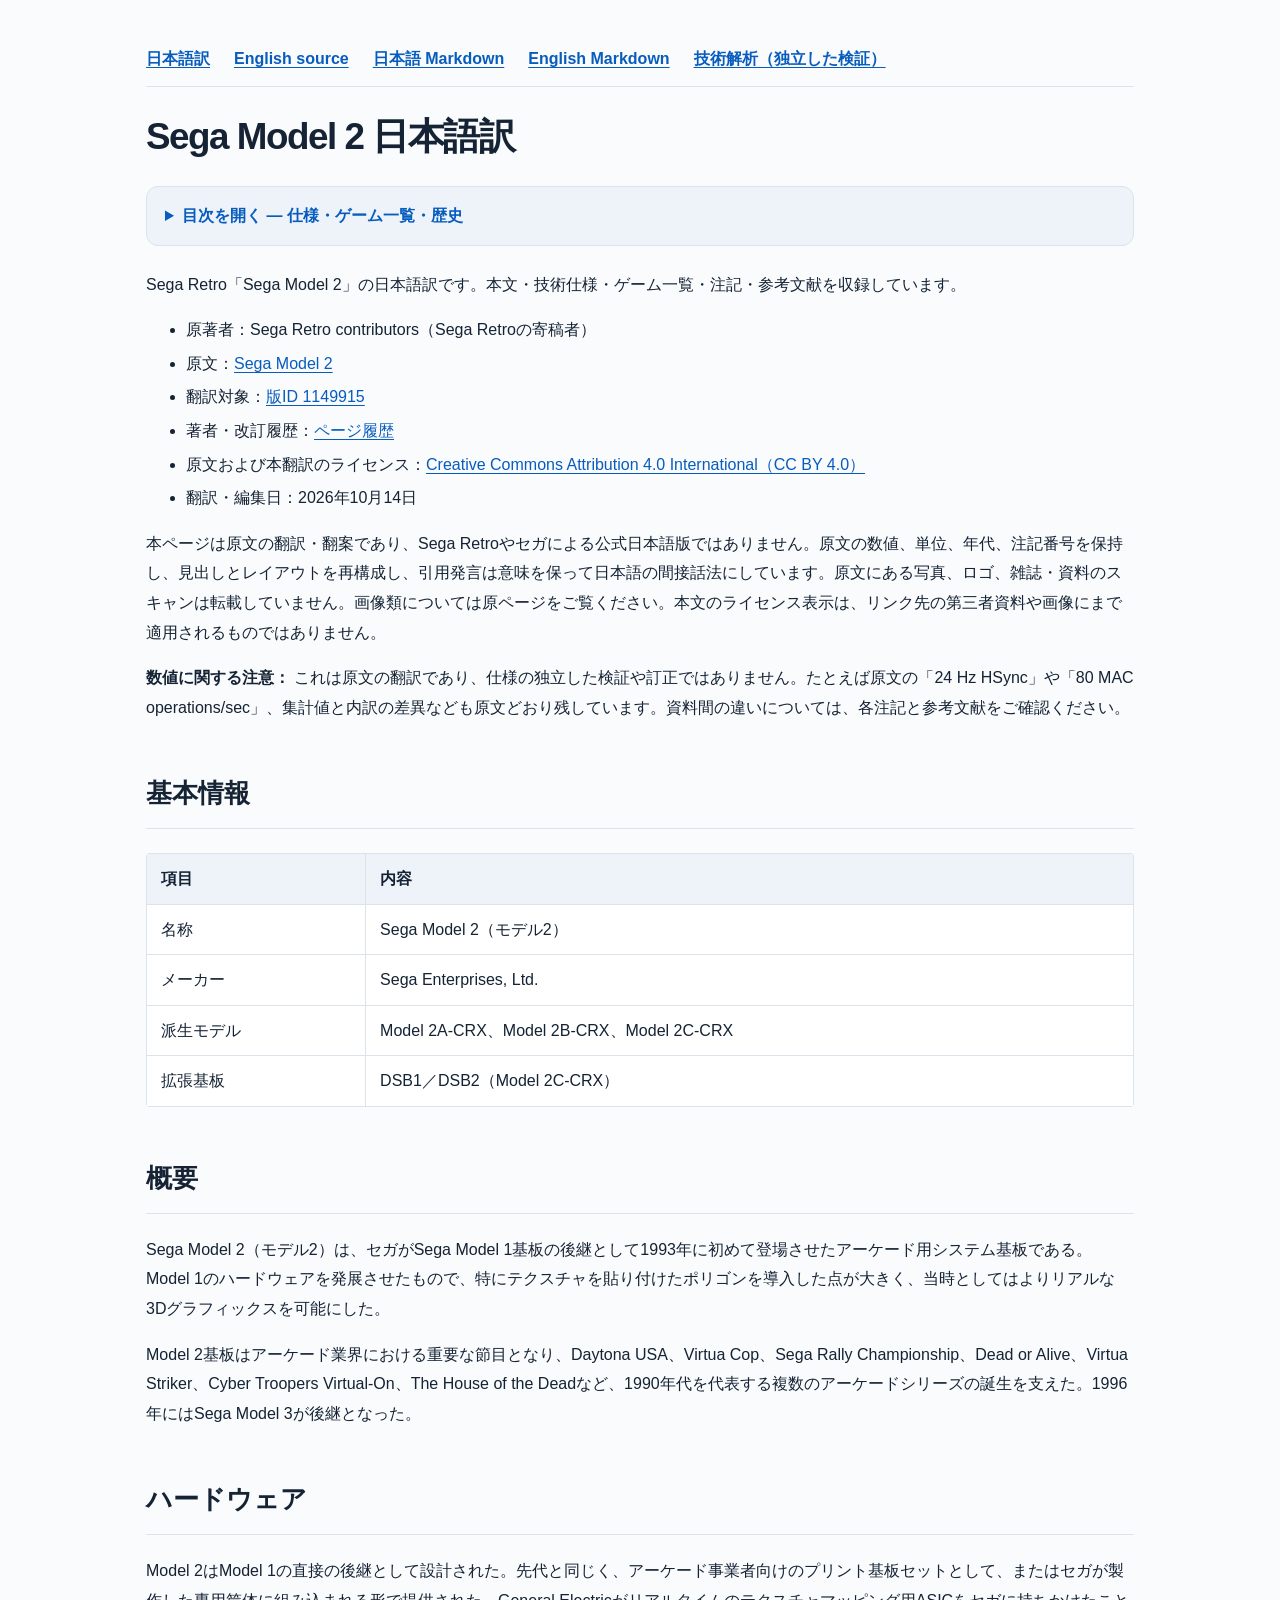
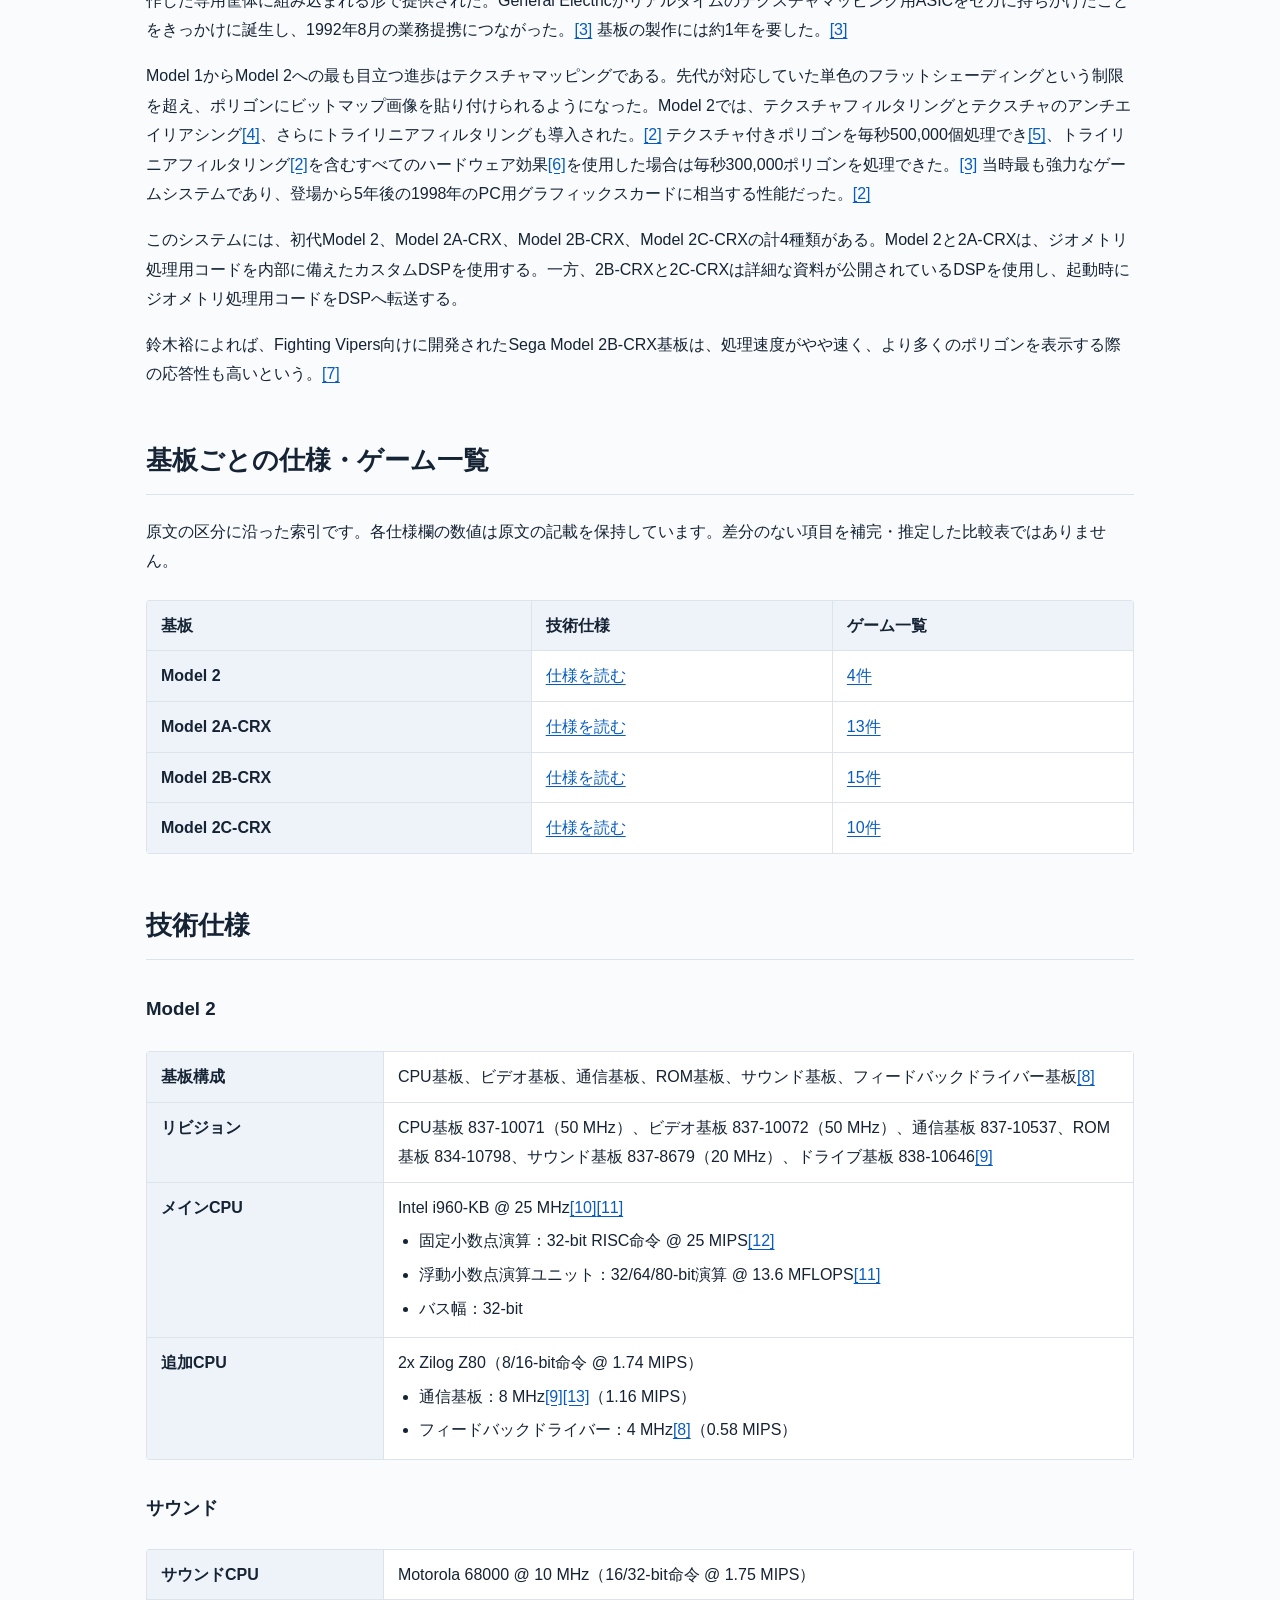
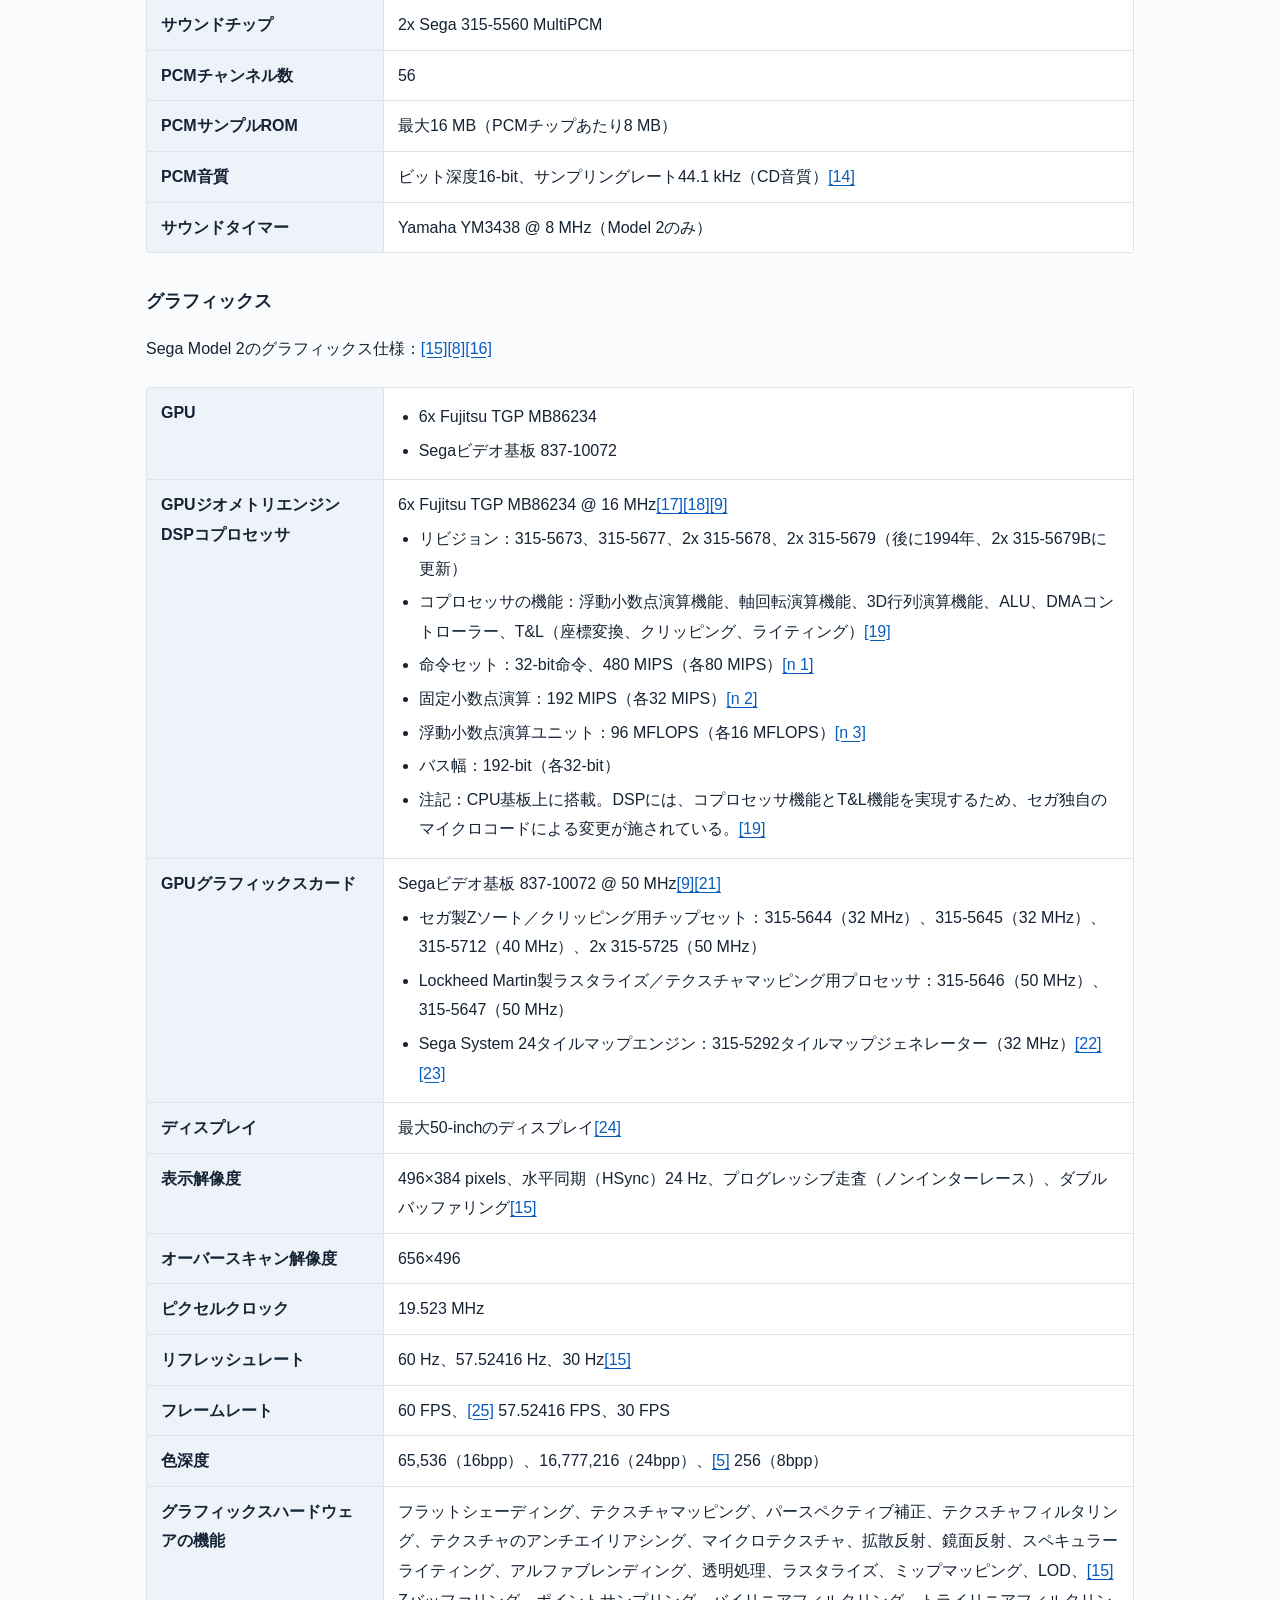
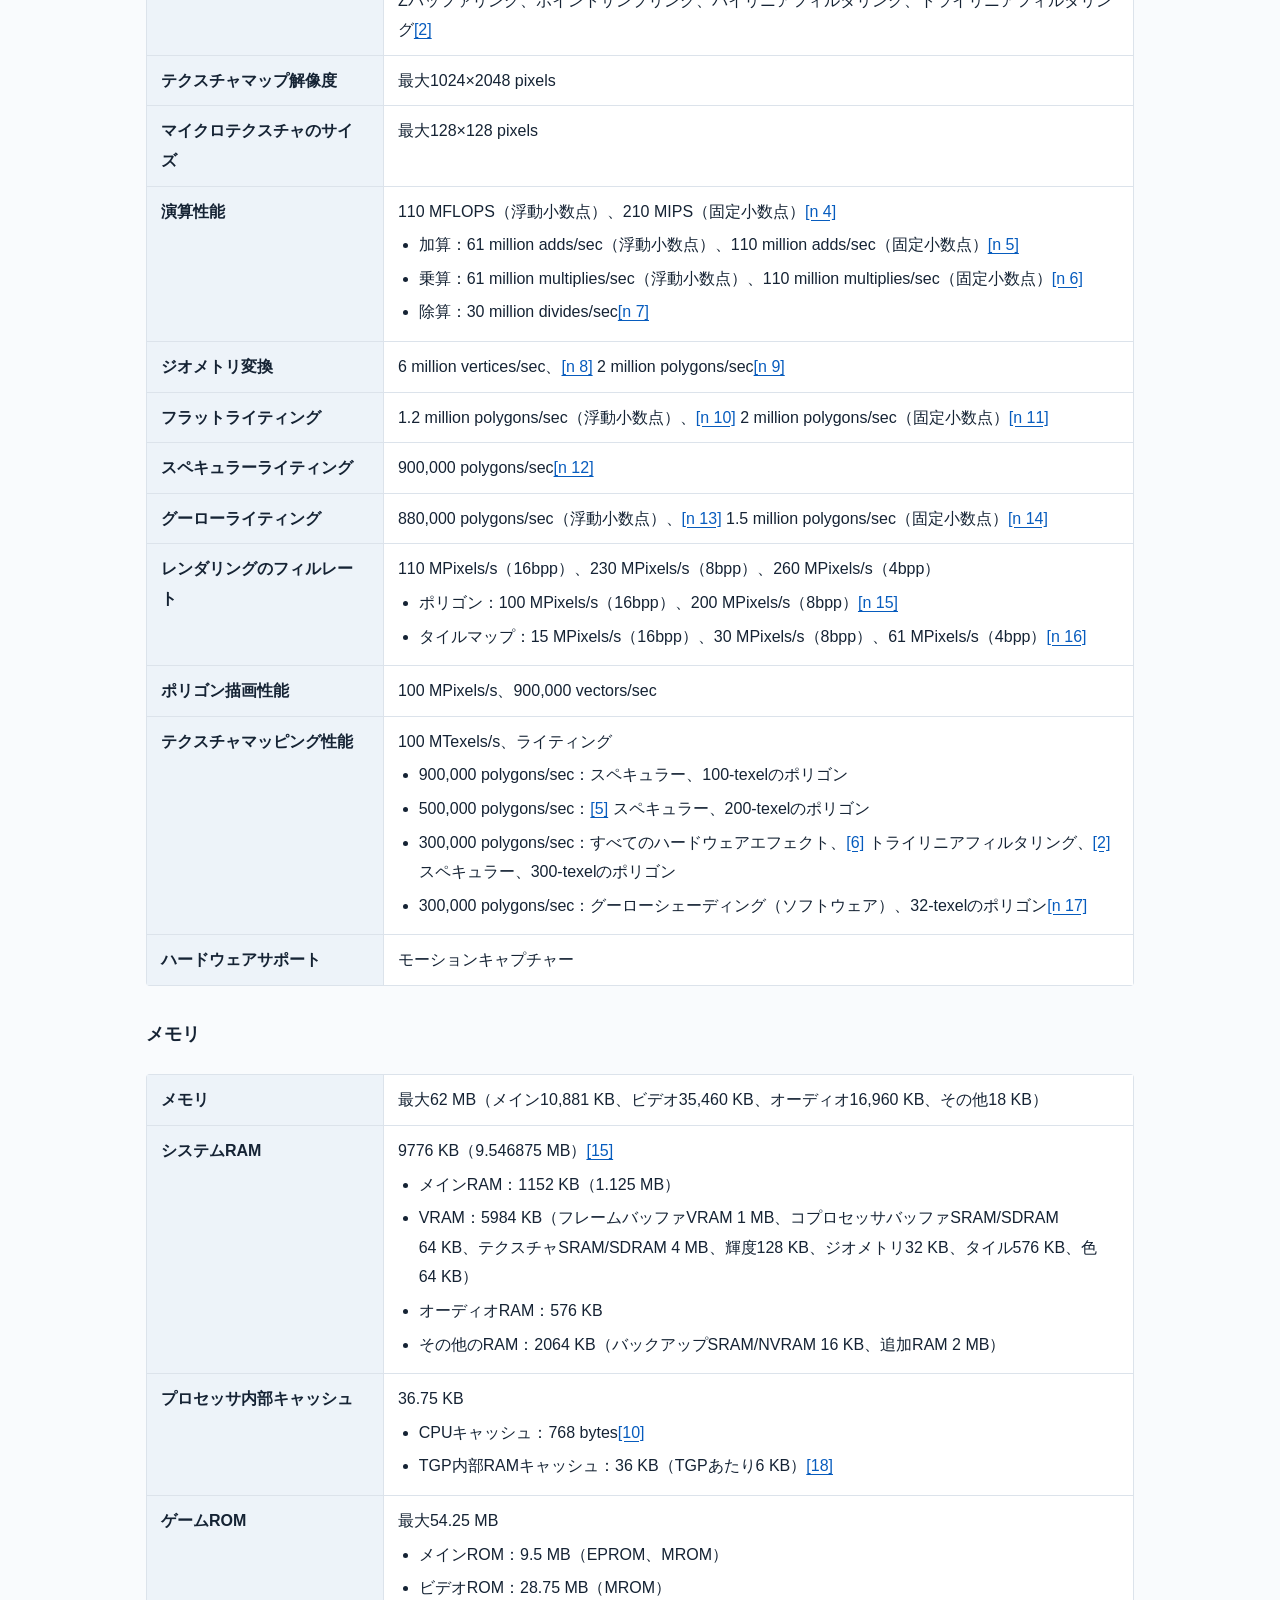
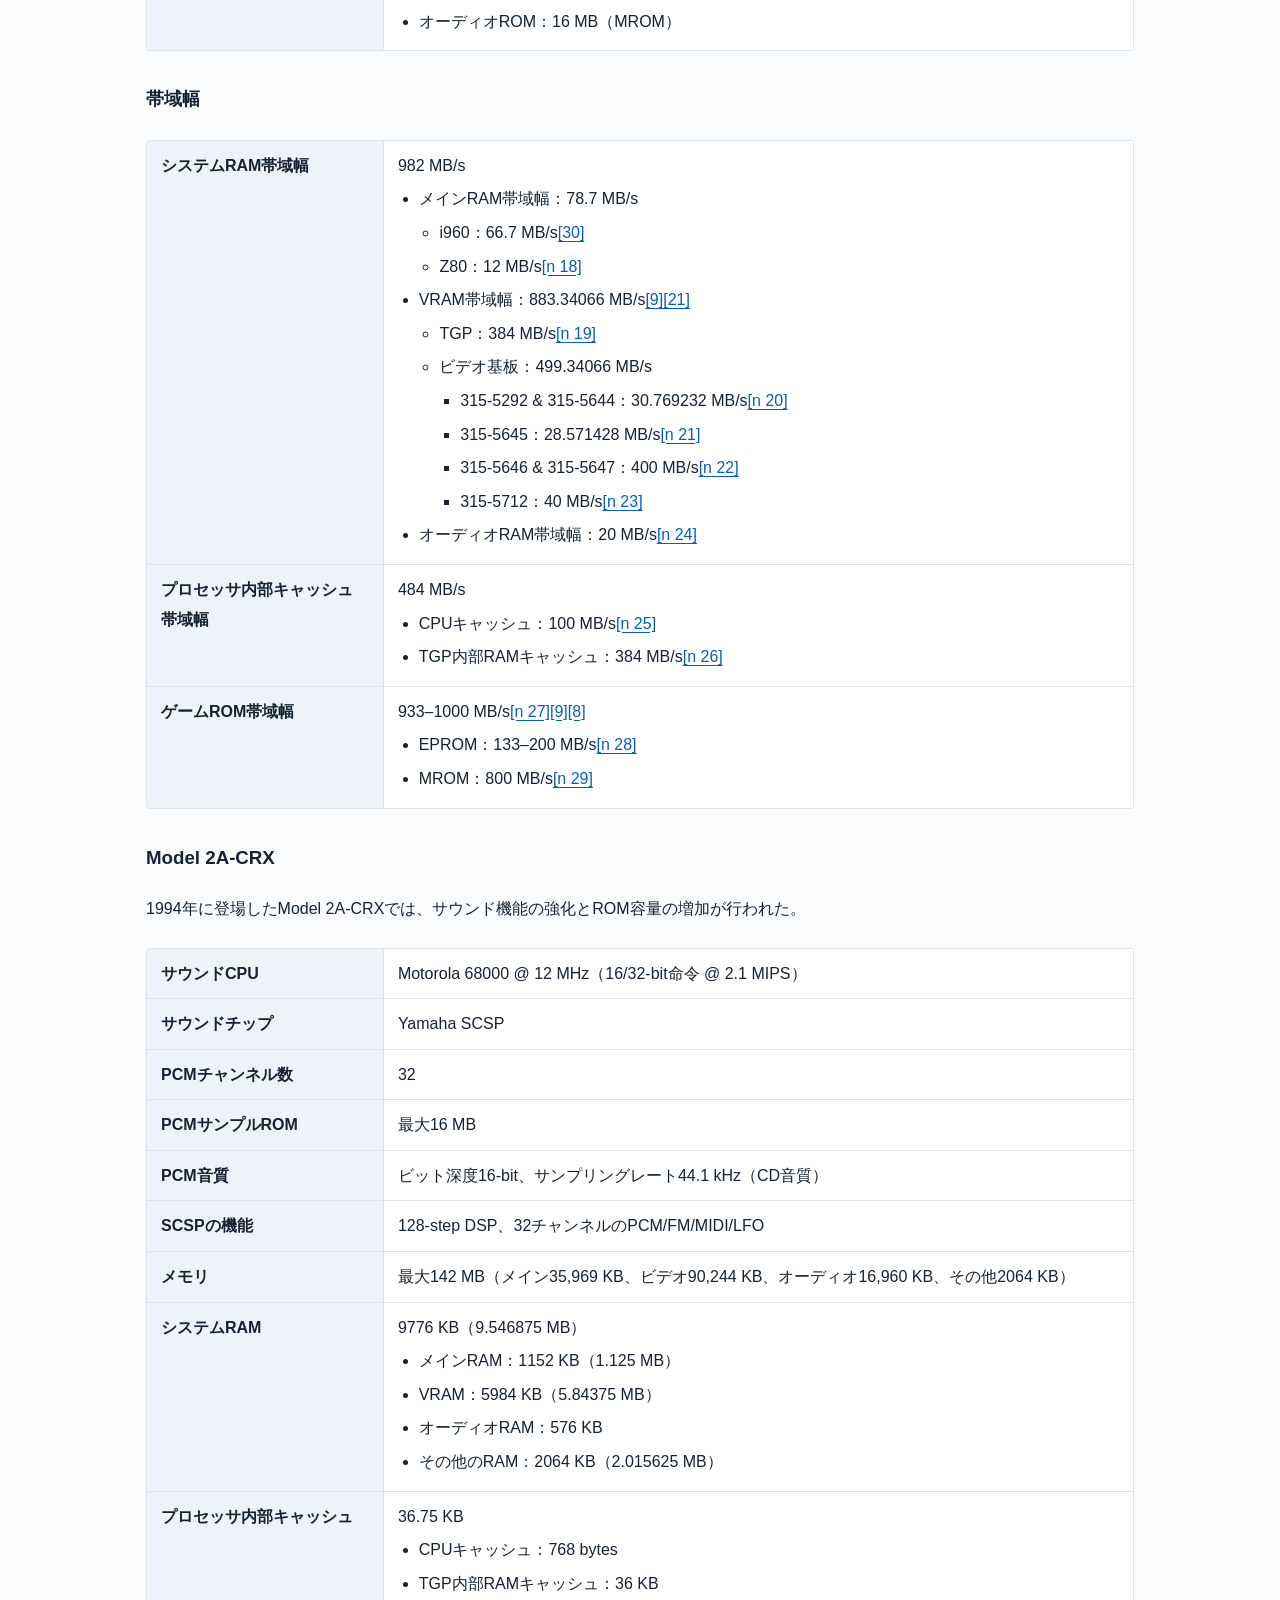
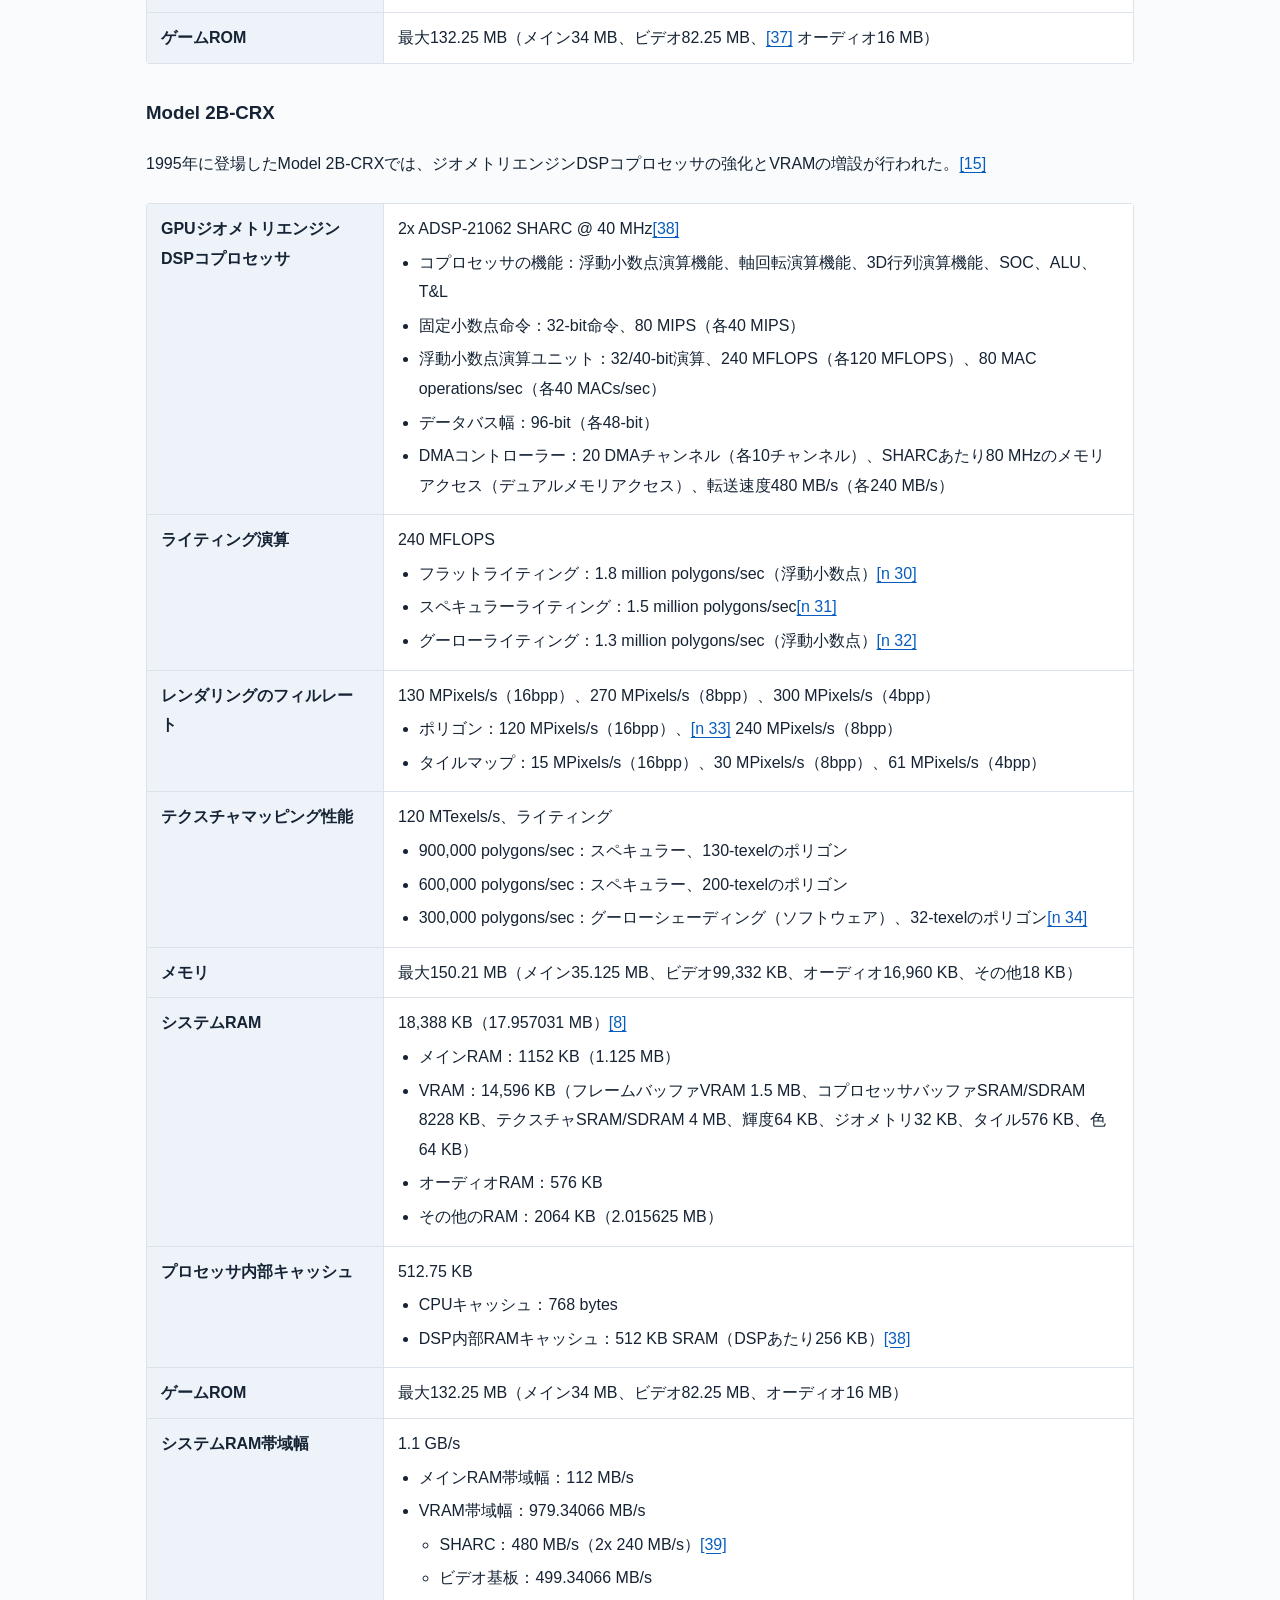
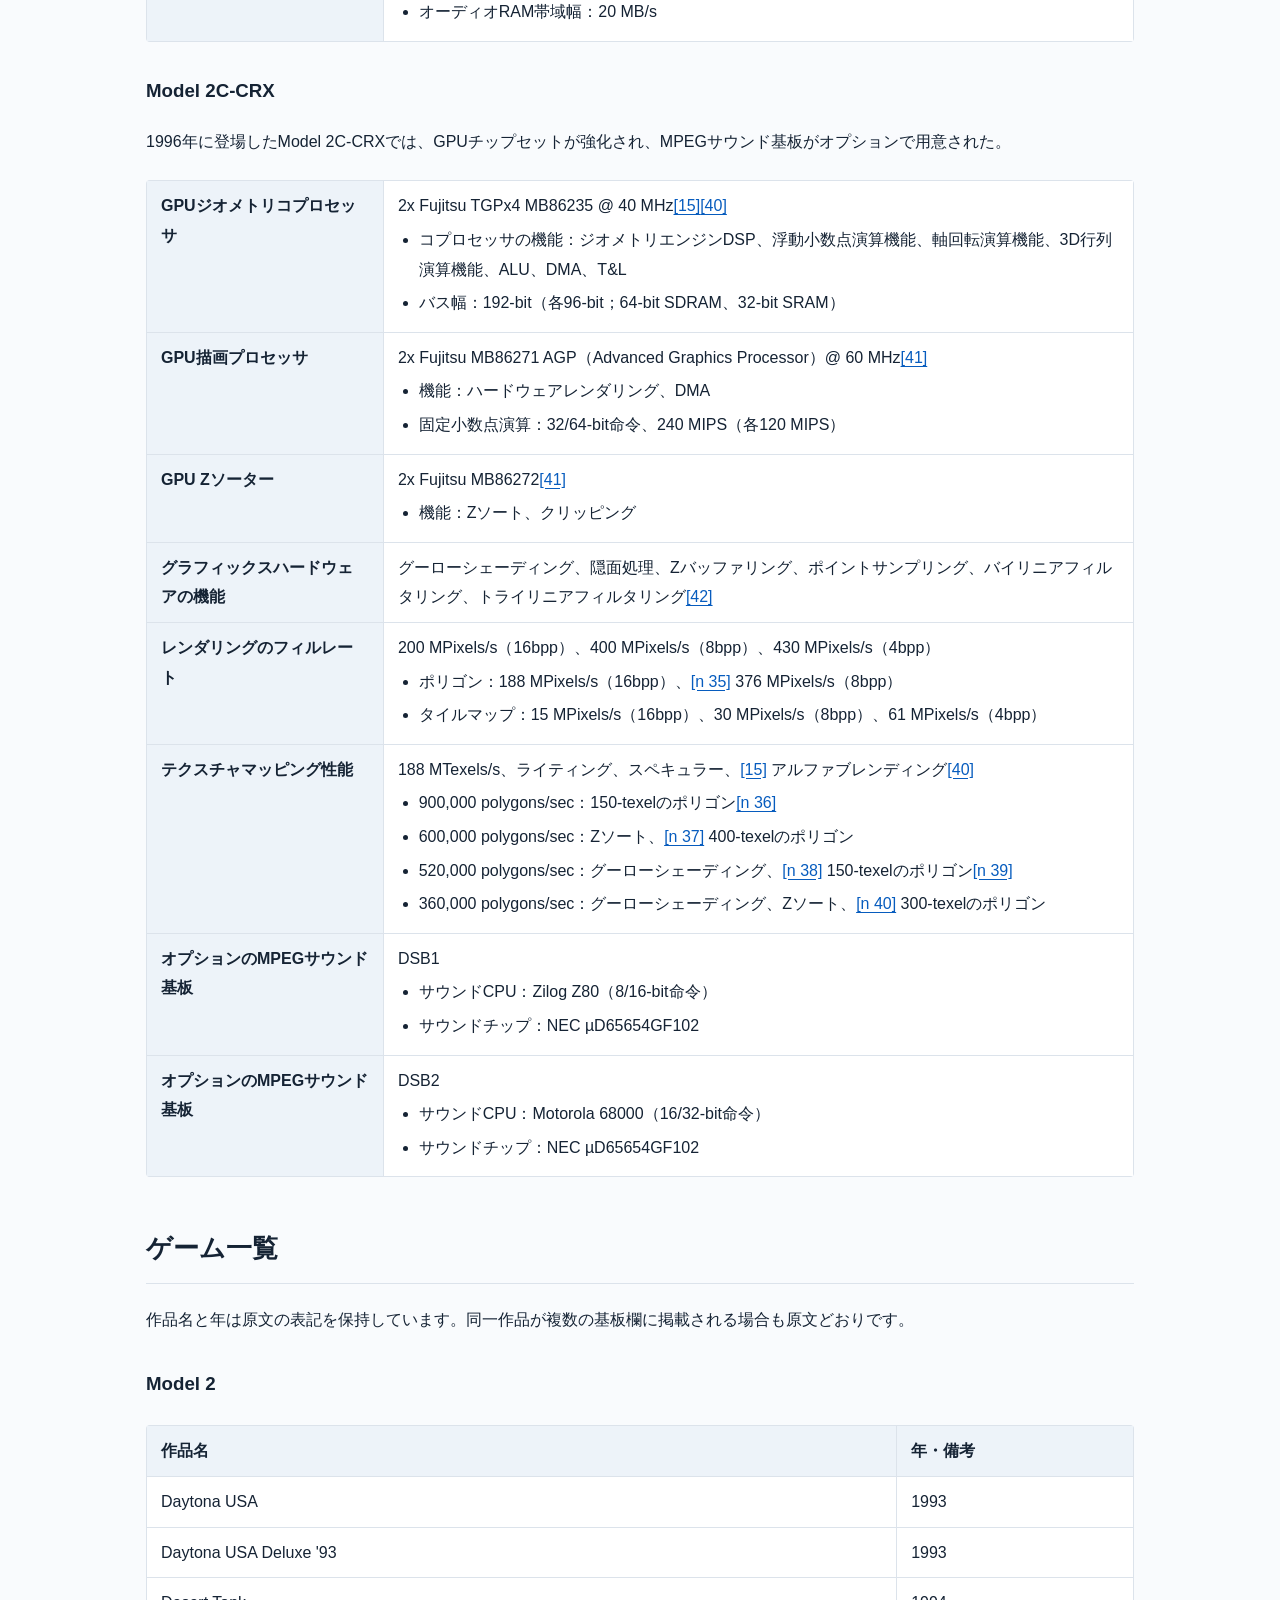
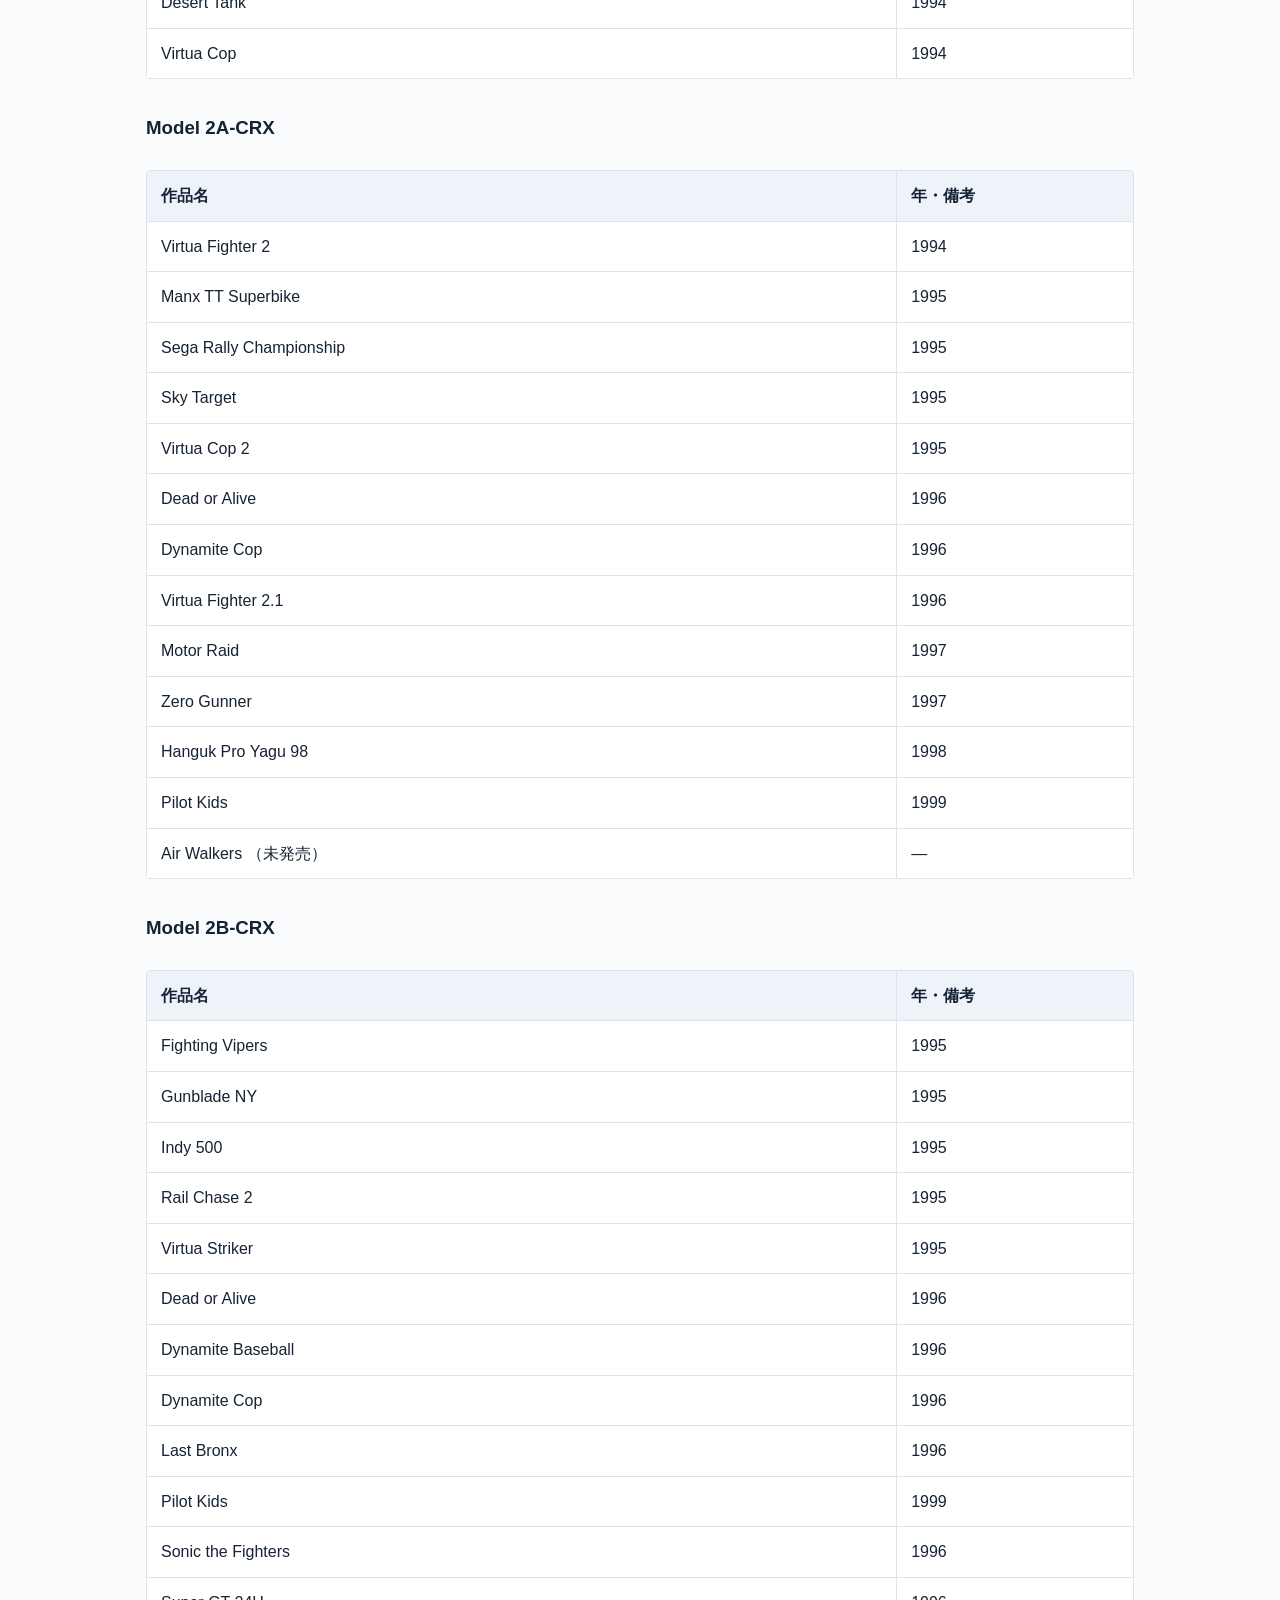
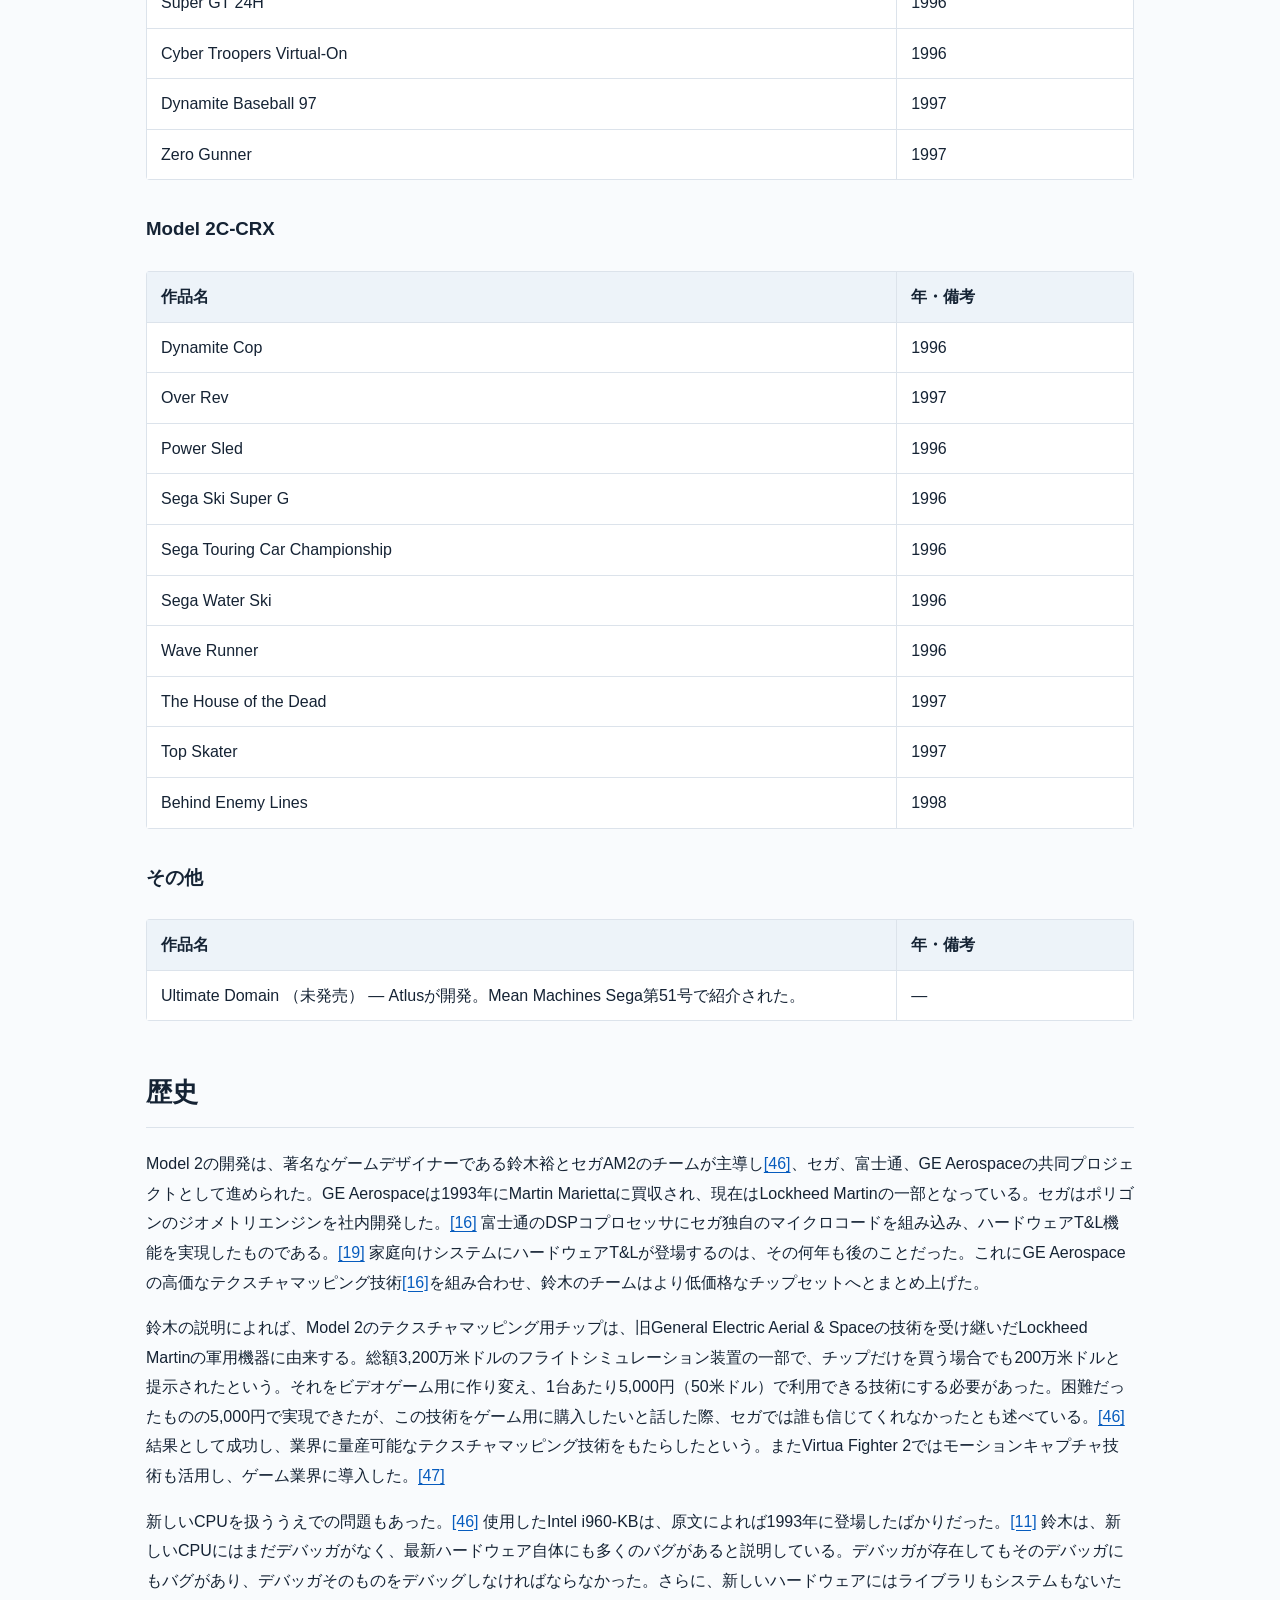
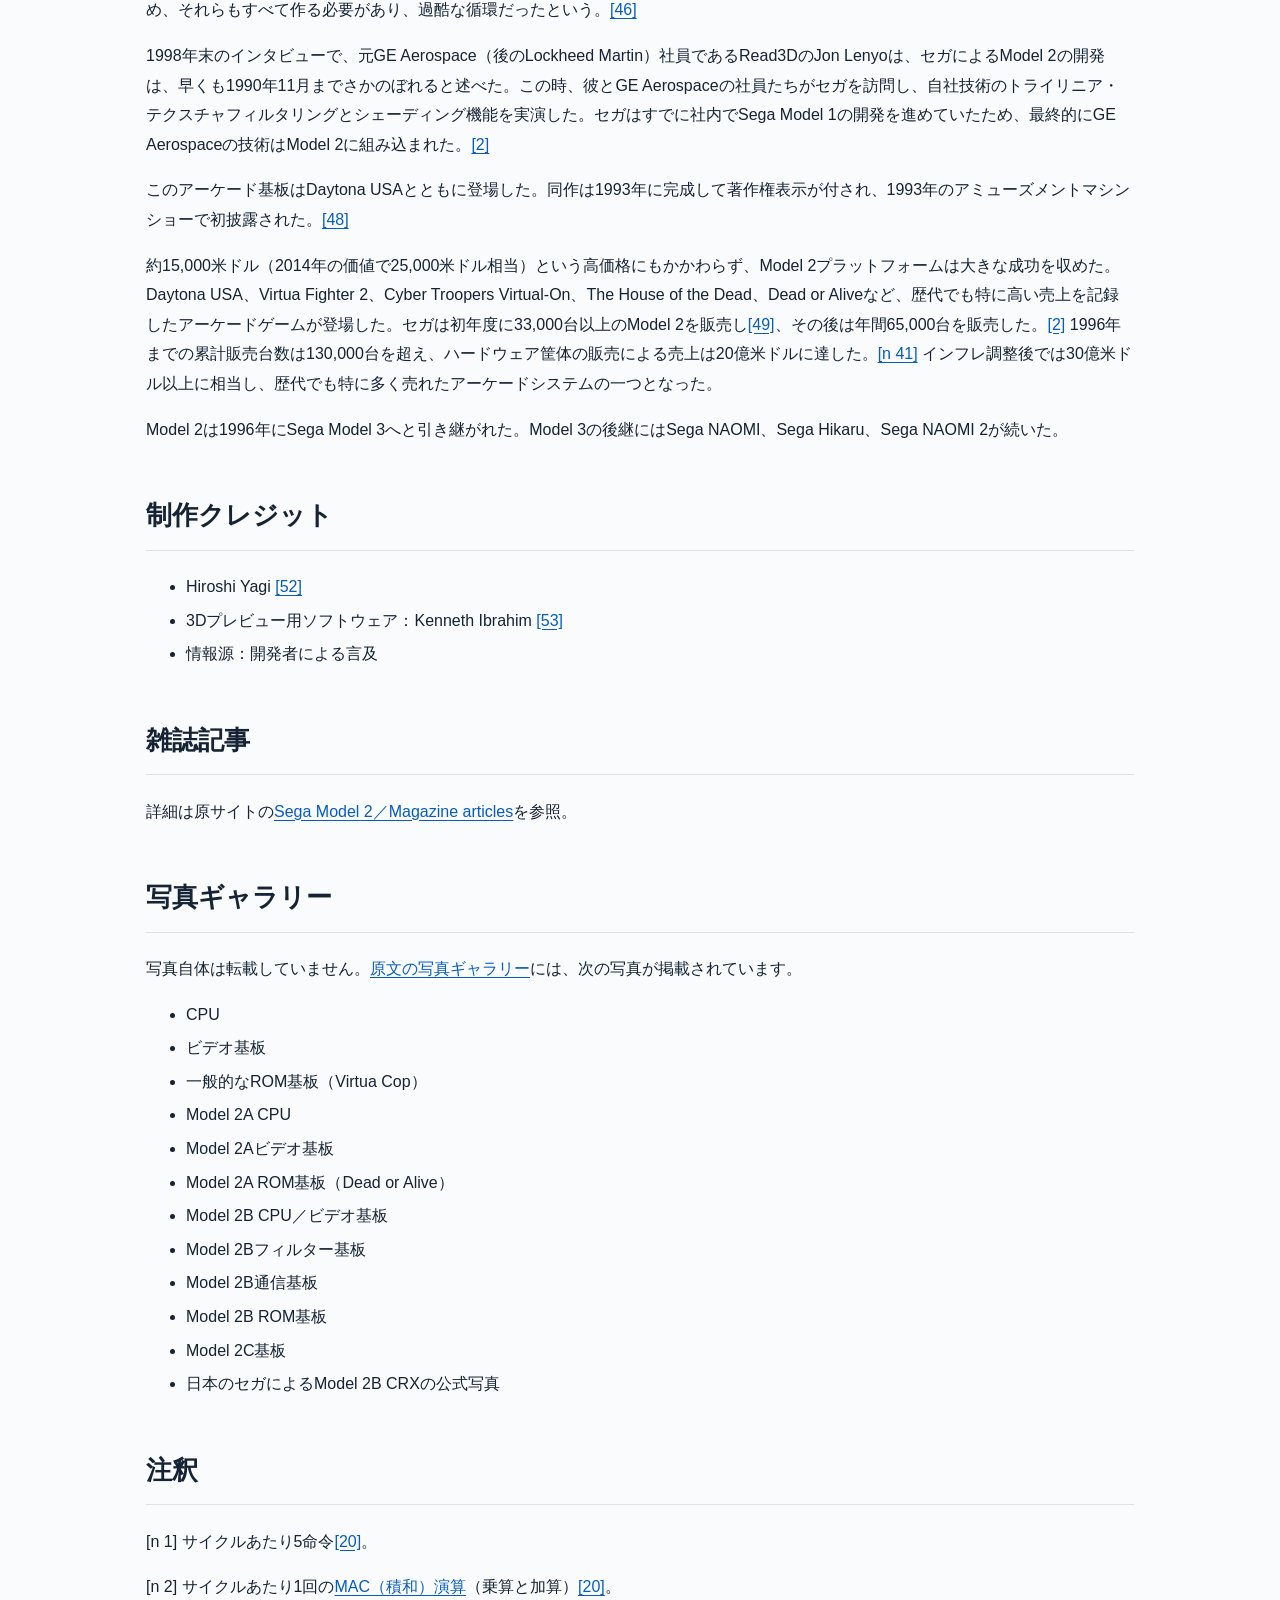
<file: index.html>
<!DOCTYPE html>

<html lang="ja" xml:lang="ja" xmlns="http://www.w3.org/1999/xhtml">
<head>
<meta charset="utf-8"/>
<meta content="pandoc" name="generator"/>
<meta content="width=device-width, initial-scale=1.0, user-scalable=yes" name="viewport"/>
<title>Sega Model 2 日本語訳</title>
<style>
    code{white-space: pre-wrap;}
    span.smallcaps{font-variant: small-caps;}
    div.columns{display: flex; gap: min(4vw, 1.5em);}
    div.column{flex: auto; overflow-x: auto;}
    div.hanging-indent{margin-left: 1.5em; text-indent: -1.5em;}
    /* The extra [class] is a hack that increases specificity enough to
       override a similar rule in reveal.js */
    ul.task-list[class]{list-style: none;}
    ul.task-list li input[type="checkbox"] {
      font-size: inherit;
      width: 0.8em;
      margin: 0 0.8em 0.2em -1.6em;
      vertical-align: middle;
    }
    .display.math{display: block; text-align: center; margin: 0.5rem auto;}
  </style>
<link href="style.css" rel="stylesheet"/>
<meta content="Sega RetroのSega Model 2記事の非公式日本語訳。技術仕様、基板別ゲーム一覧、歴史、注釈と参考文献。CC BY 4.0。" name="description"/></head>
<body><nav aria-label="Languages and downloads" class="top"><a href="index.html" lang="ja">日本語訳</a><a href="en.html" lang="en">English source</a><a download="" href="sega-model-2-ja.md">日本語 Markdown</a><a download="" href="sega-model-2-en.md">English Markdown</a><a href="analysis.html">技術解析（独立した検証）</a></nav><main id="article">
<h1 id="sega-model-2-日本語訳">Sega Model 2 日本語訳</h1><details class="toc-disclosure"><summary>目次を開く — 仕様・ゲーム一覧・歴史</summary><nav aria-label="目次" id="TOC" role="doc-toc">
<ul>
<li><a href="#sega-model-2-日本語訳" id="toc-sega-model-2-日本語訳">Sega
Model 2 日本語訳</a>
<ul>
<li><a href="#基本情報" id="toc-基本情報">基本情報</a></li>
<li><a href="#概要" id="toc-概要">概要</a></li>
<li><a href="#ハードウェア" id="toc-ハードウェア">ハードウェア</a></li>
<li><a href="#技術仕様" id="toc-技術仕様">技術仕様</a>
<ul>
<li><a href="#model-2" id="toc-model-2">Model 2</a></li>
<li><a href="#model-2a-crx" id="toc-model-2a-crx">Model 2A-CRX</a></li>
<li><a href="#model-2b-crx" id="toc-model-2b-crx">Model 2B-CRX</a></li>
<li><a href="#model-2c-crx" id="toc-model-2c-crx">Model 2C-CRX</a></li>
</ul></li>
<li><a href="#ゲーム一覧" id="toc-ゲーム一覧">ゲーム一覧</a>
<ul>
<li><a href="#model-2-1" id="toc-model-2-1">Model 2</a></li>
<li><a href="#model-2a-crx-1" id="toc-model-2a-crx-1">Model
2A-CRX</a></li>
<li><a href="#model-2b-crx-1" id="toc-model-2b-crx-1">Model
2B-CRX</a></li>
<li><a href="#model-2c-crx-1" id="toc-model-2c-crx-1">Model
2C-CRX</a></li>
<li><a href="#その他" id="toc-その他">その他</a></li>
</ul></li>
<li><a href="#歴史" id="toc-歴史">歴史</a></li>
<li><a href="#制作クレジット" id="toc-制作クレジット">制作クレジット</a></li>
<li><a href="#雑誌記事" id="toc-雑誌記事">雑誌記事</a></li>
<li><a href="#写真ギャラリー" id="toc-写真ギャラリー">写真ギャラリー</a></li>
<li><a href="#注釈" id="toc-注釈">注釈</a></li>
<li><a href="#参考文献" id="toc-参考文献">参考文献</a></li>
</ul></li>
<li><a href="#board-guide">基板ごとの索引</a></li></ul>
</nav></details>
<p>Sega Retro「Sega Model
2」の日本語訳です。本文・技術仕様・ゲーム一覧・注記・参考文献を収録しています。</p>
<ul>
<li>原著者：Sega Retro contributors（Sega Retroの寄稿者）</li>
<li>原文：<a href="https://segaretro.org/Sega_Model_2">Sega Model
2</a></li>
<li>翻訳対象：<a href="https://segaretro.org/index.php?title=Sega_Model_2&amp;oldid=1149915">版ID
1149915</a></li>
<li>著者・改訂履歴：<a href="https://segaretro.org/index.php?title=Sega_Model_2&amp;action=history">ページ履歴</a></li>
<li>原文および本翻訳のライセンス：<a href="https://creativecommons.org/licenses/by/4.0/">Creative Commons
Attribution 4.0 International（CC BY 4.0）</a></li>
<li>翻訳・編集日：2026年10月14日</li>
</ul>
<p>本ページは原文の翻訳・翻案であり、Sega
Retroやセガによる公式日本語版ではありません。原文の数値、単位、年代、注記番号を保持し、見出しとレイアウトを再構成し、引用発言は意味を保って日本語の間接話法にしています。原文にある写真、ロゴ、雑誌・資料のスキャンは転載していません。画像類については原ページをご覧ください。本文のライセンス表示は、リンク先の第三者資料や画像にまで適用されるものではありません。</p>
<p><strong>数値に関する注意：</strong>
これは原文の翻訳であり、仕様の独立した検証や訂正ではありません。たとえば原文の「24
Hz HSync」や「80 MAC
operations/sec」、集計値と内訳の差異なども原文どおり残しています。資料間の違いについては、各注記と参考文献をご確認ください。</p>
<h2 id="基本情報">基本情報</h2>
<div aria-label="横スクロールできる表" class="table-scroll" role="region" tabindex="0"><table>
<thead>
<tr class="header">
<th>項目</th>
<th>内容</th>
</tr>
</thead>
<tbody>
<tr class="odd">
<td>名称</td>
<td>Sega Model 2（モデル2）</td>
</tr>
<tr class="even">
<td>メーカー</td>
<td>Sega Enterprises, Ltd.</td>
</tr>
<tr class="odd">
<td>派生モデル</td>
<td>Model 2A-CRX、Model 2B-CRX、Model 2C-CRX</td>
</tr>
<tr class="even">
<td>拡張基板</td>
<td>DSB1／DSB2（Model 2C-CRX）</td>
</tr>
</tbody>
</table></div>
<h2 id="概要">概要</h2>
<p>Sega Model 2（モデル2）は、セガがSega Model
1基板の後継として1993年に初めて登場させたアーケード用システム基板である。Model
1のハードウェアを発展させたもので、特にテクスチャを貼り付けたポリゴンを導入した点が大きく、当時としてはよりリアルな3Dグラフィックスを可能にした。</p>
<p>Model 2基板はアーケード業界における重要な節目となり、Daytona
USA、Virtua Cop、Sega Rally Championship、Dead or Alive、Virtua
Striker、Cyber Troopers Virtual-On、The House of the
Deadなど、1990年代を代表する複数のアーケードシリーズの誕生を支えた。1996年にはSega
Model 3が後継となった。</p>
<h2 id="ハードウェア">ハードウェア</h2>
<p>Model 2はModel
1の直接の後継として設計された。先代と同じく、アーケード事業者向けのプリント基板セットとして、またはセガが製作した専用筐体に組み込まれる形で提供された。General
Electricがリアルタイムのテクスチャマッピング用ASICをセガに持ちかけたことをきっかけに誕生し、1992年8月の業務提携につながった。<a href="#ref-3">[3]</a> 基板の製作には約1年を要した。<a href="#ref-3">[3]</a></p>
<p>Model 1からModel
2への最も目立つ進歩はテクスチャマッピングである。先代が対応していた単色のフラットシェーディングという制限を超え、ポリゴンにビットマップ画像を貼り付けられるようになった。Model
2では、テクスチャフィルタリングとテクスチャのアンチエイリアシング<a href="#ref-4">[4]</a>、さらにトライリニアフィルタリングも導入された。<a href="#ref-2">[2]</a> テクスチャ付きポリゴンを毎秒500,000個処理でき<a href="#ref-5">[5]</a>、トライリニアフィルタリング<a href="#ref-2">[2]</a>を含むすべてのハードウェア効果<a href="#ref-6">[6]</a>を使用した場合は毎秒300,000ポリゴンを処理できた。<a href="#ref-3">[3]</a>
当時最も強力なゲームシステムであり、登場から5年後の1998年のPC用グラフィックスカードに相当する性能だった。<a href="#ref-2">[2]</a></p>
<p>このシステムには、初代Model 2、Model 2A-CRX、Model 2B-CRX、Model
2C-CRXの計4種類がある。Model
2と2A-CRXは、ジオメトリ処理用コードを内部に備えたカスタムDSPを使用する。一方、2B-CRXと2C-CRXは詳細な資料が公開されているDSPを使用し、起動時にジオメトリ処理用コードをDSPへ転送する。</p>
<p>鈴木裕によれば、Fighting Vipers向けに開発されたSega Model
2B-CRX基板は、処理速度がやや速く、より多くのポリゴンを表示する際の応答性も高いという。<a href="#ref-7">[7]</a></p>
<section aria-labelledby="board-guide"><h2 id="board-guide">基板ごとの仕様・ゲーム一覧</h2><p>原文の区分に沿った索引です。各仕様欄の数値は原文の記載を保持しています。差分のない項目を補完・推定した比較表ではありません。</p><div aria-label="横スクロールできる表" class="table-scroll" role="region" tabindex="0"><table><tr><th scope="col">基板</th><th scope="col">技術仕様</th><th scope="col">ゲーム一覧</th></tr><tr><th scope="row">Model 2</th><td><a href="#model-2">仕様を読む</a></td><td><a href="#model-2-1">4件</a></td></tr><tr><th scope="row">Model 2A-CRX</th><td><a href="#model-2a-crx">仕様を読む</a></td><td><a href="#model-2a-crx-1">13件</a></td></tr><tr><th scope="row">Model 2B-CRX</th><td><a href="#model-2b-crx">仕様を読む</a></td><td><a href="#model-2b-crx-1">15件</a></td></tr><tr><th scope="row">Model 2C-CRX</th><td><a href="#model-2c-crx">仕様を読む</a></td><td><a href="#model-2c-crx-1">10件</a></td></tr></table></div></section><h2 id="技術仕様">技術仕様</h2>
<h3 id="model-2">Model 2</h3>
<div aria-label="横スクロールできる表" class="table-scroll" role="region" tabindex="0"><table class="spec-table"><tr><th scope="row">基板構成</th><td>CPU基板、ビデオ基板、通信基板、ROM基板、サウンド基板、フィードバックドライバー基板<a href="#ref-8">[8]</a></td></tr><tr><th scope="row">リビジョン</th><td>CPU基板 837-10071（50 MHz）、ビデオ基板
837-10072（50 MHz）、通信基板 837-10537、ROM基板 834-10798、サウンド基板
837-8679（20 MHz）、ドライブ基板 838-10646<a href="#ref-9">[9]</a></td></tr><tr><th scope="row">メインCPU</th><td>Intel i960-KB @ 25 MHz<a href="#ref-10">[10]</a><a href="#ref-11">[11]</a>
<ul>
<li>固定小数点演算：32‑bit RISC命令 @ 25 MIPS<a href="#ref-12">[12]</a></li>
<li>浮動小数点演算ユニット：32/64/80‑bit演算 @ 13.6 MFLOPS<a href="#ref-11">[11]</a></li>
<li>バス幅：32‑bit</li>
</ul></td></tr><tr><th scope="row">追加CPU</th><td>2x Zilog Z80（8/16‑bit命令 @ 1.74 MIPS）<ul>
<li>通信基板：8 MHz<a href="#ref-9">[9]</a><a href="#ref-13">[13]</a>（1.16 MIPS）</li>
<li>フィードバックドライバー：4 MHz<a href="#ref-8">[8]</a>（0.58 MIPS）</li>
</ul></td></tr></table></div>
<h4 id="サウンド">サウンド</h4>
<div aria-label="横スクロールできる表" class="table-scroll" role="region" tabindex="0"><table class="spec-table"><tr><th scope="row">サウンドCPU</th><td>Motorola 68000 @ 10 MHz（16/32‑bit命令 @
1.75 MIPS）</td></tr><tr><th scope="row">サウンドチップ</th><td>2x Sega 315‑5560 MultiPCM</td></tr><tr><th scope="row">PCMチャンネル数</th><td>56</td></tr><tr><th scope="row">PCMサンプルROM</th><td>最大16 MB（PCMチップあたり8 MB）</td></tr><tr><th scope="row">PCM音質</th><td>ビット深度16‑bit、サンプリングレート44.1 kHz（CD音質）<a href="#ref-14">[14]</a></td></tr><tr><th scope="row">サウンドタイマー</th><td>Yamaha YM3438 @ 8 MHz（Model 2のみ）</td></tr></table></div>
<h4 id="グラフィックス">グラフィックス</h4>
<p>Sega Model 2のグラフィックス仕様：<a href="#ref-15">[15]</a><a href="#ref-8">[8]</a><a href="#ref-16">[16]</a></p>
<div aria-label="横スクロールできる表" class="table-scroll" role="region" tabindex="0"><table class="spec-table"><tr><th scope="row">GPU</th><td><ul>
<li>6x Fujitsu TGP MB86234</li>
<li>Segaビデオ基板 837-10072</li>
</ul></td></tr><tr><th scope="row">GPUジオメトリエンジンDSPコプロセッサ</th><td>6x Fujitsu TGP MB86234 @
16 MHz<a href="#ref-17">[17]</a><a href="#ref-18">[18]</a><a href="#ref-9">[9]</a>
<ul>
<li>リビジョン：315‑5673、315‑5677、2x 315‑5678、2x
315‑5679（後に1994年、2x 315‑5679Bに更新）</li>
<li>コプロセッサの機能：浮動小数点演算機能、軸回転演算機能、3D行列演算機能、ALU、DMAコントローラー、T&amp;L（座標変換、クリッピング、ライティング）<a href="#ref-19">[19]</a></li>
<li>命令セット：32‑bit命令、480 MIPS（各80 MIPS）<a href="#note-1">[n
1]</a></li>
<li>固定小数点演算：192 MIPS（各32 MIPS）<a href="#note-2">[n
2]</a></li>
<li>浮動小数点演算ユニット：96 MFLOPS（各16 MFLOPS）<a href="#note-3">[n
3]</a></li>
<li>バス幅：192‑bit（各32‑bit）</li>
<li>注記：CPU基板上に搭載。DSPには、コプロセッサ機能とT&amp;L機能を実現するため、セガ独自のマイクロコードによる変更が施されている。<a href="#ref-19">[19]</a></li>
</ul></td></tr><tr><th scope="row">GPUグラフィックスカード</th><td>Segaビデオ基板 837-10072 @ 50 MHz<a href="#ref-9">[9]</a><a href="#ref-21">[21]</a>
<ul>
<li>セガ製Zソート／クリッピング用チップセット：315‑5644（32 MHz）、315‑5645（32 MHz）、315‑5712（40 MHz）、2x
315‑5725（50 MHz）</li>
<li>Lockheed
Martin製ラスタライズ／テクスチャマッピング用プロセッサ：315‑5646（50 MHz）、315‑5647（50 MHz）</li>
<li>Sega System
24タイルマップエンジン：315‑5292タイルマップジェネレーター（32 MHz）<a href="#ref-22">[22]</a><a href="#ref-23">[23]</a></li>
</ul></td></tr><tr><th scope="row">ディスプレイ</th><td>最大50-inchのディスプレイ<a href="#ref-24">[24]</a></td></tr><tr><th scope="row">表示解像度</th><td>496×384
pixels、水平同期（HSync）24 Hz、プログレッシブ走査（ノンインターレース）、ダブルバッファリング<a href="#ref-15">[15]</a></td></tr><tr><th scope="row">オーバースキャン解像度</th><td>656×496</td></tr><tr><th scope="row">ピクセルクロック</th><td>19.523 MHz</td></tr><tr><th scope="row">リフレッシュレート</th><td>60 Hz、57.52416 Hz、30 Hz<a href="#ref-15">[15]</a></td></tr><tr><th scope="row">フレームレート</th><td>60 FPS、<a href="#ref-25">[25]</a>
57.52416 FPS、30 FPS</td></tr><tr><th scope="row">色深度</th><td>65,536（16bpp）、16,777,216（24bpp）、<a href="#ref-5">[5]</a> 256（8bpp）</td></tr><tr><th scope="row">グラフィックスハードウェアの機能</th><td>フラットシェーディング、テクスチャマッピング、パースペクティブ補正、テクスチャフィルタリング、テクスチャのアンチエイリアシング、マイクロテクスチャ、拡散反射、鏡面反射、スペキュラーライティング、アルファブレンディング、透明処理、ラスタライズ、ミップマッピング、LOD、<a href="#ref-15">[15]</a>
Zバッファリング、ポイントサンプリング、バイリニアフィルタリング、トライリニアフィルタリング<a href="#ref-2">[2]</a></td></tr><tr><th scope="row">テクスチャマップ解像度</th><td>最大1024×2048 pixels</td></tr><tr><th scope="row">マイクロテクスチャのサイズ</th><td>最大128×128 pixels</td></tr><tr><th scope="row">演算性能</th><td>110 MFLOPS（浮動小数点）、210 MIPS（固定小数点）<a href="#note-4">[n 4]</a>
<ul>
<li>加算：61 million adds/sec（浮動小数点）、110 million
adds/sec（固定小数点）<a href="#note-5">[n 5]</a></li>
<li>乗算：61 million multiplies/sec（浮動小数点）、110 million
multiplies/sec（固定小数点）<a href="#note-6">[n 6]</a></li>
<li>除算：30 million divides/sec<a href="#note-7">[n 7]</a></li>
</ul></td></tr><tr><th scope="row">ジオメトリ変換</th><td>6 million vertices/sec、<a href="#note-8">[n 8]</a>
2 million polygons/sec<a href="#note-9">[n 9]</a></td></tr><tr><th scope="row">フラットライティング</th><td>1.2 million polygons/sec（浮動小数点）、<a href="#note-10">[n 10]</a> 2 million polygons/sec（固定小数点）<a href="#note-11">[n 11]</a></td></tr><tr><th scope="row">スペキュラーライティング</th><td>900,000 polygons/sec<a href="#note-12">[n
12]</a></td></tr><tr><th scope="row">グーローライティング</th><td>880,000 polygons/sec（浮動小数点）、<a href="#note-13">[n 13]</a> 1.5 million polygons/sec（固定小数点）<a href="#note-14">[n 14]</a></td></tr><tr><th scope="row">レンダリングのフィルレート</th><td>110 MPixels/s（16bpp）、230
MPixels/s（8bpp）、260 MPixels/s（4bpp）<ul>
<li>ポリゴン：100 MPixels/s（16bpp）、200 MPixels/s（8bpp）<a href="#note-15">[n 15]</a></li>
<li>タイルマップ：15 MPixels/s（16bpp）、30 MPixels/s（8bpp）、61
MPixels/s（4bpp）<a href="#note-16">[n 16]</a></li>
</ul></td></tr><tr><th scope="row">ポリゴン描画性能</th><td>100 MPixels/s、900,000 vectors/sec</td></tr><tr><th scope="row">テクスチャマッピング性能</th><td>100 MTexels/s、ライティング<ul>
<li>900,000 polygons/sec：スペキュラー、100-texelのポリゴン</li>
<li>500,000 polygons/sec：<a href="#ref-5">[5]</a>
スペキュラー、200-texelのポリゴン</li>
<li>300,000 polygons/sec：すべてのハードウェアエフェクト、<a href="#ref-6">[6]</a> トライリニアフィルタリング、<a href="#ref-2">[2]</a> スペキュラー、300-texelのポリゴン</li>
<li>300,000
polygons/sec：グーローシェーディング（ソフトウェア）、32-texelのポリゴン<a href="#note-17">[n 17]</a></li>
</ul></td></tr><tr><th scope="row">ハードウェアサポート</th><td>モーションキャプチャー</td></tr></table></div>
<h4 id="メモリ">メモリ</h4>
<div aria-label="横スクロールできる表" class="table-scroll" role="region" tabindex="0"><table class="spec-table"><tr><th scope="row">メモリ</th><td>最大62 MB（メイン10,881 KB、ビデオ35,460 KB、オーディオ16,960 KB、その他18 KB）</td></tr><tr><th scope="row">システムRAM</th><td>9776 KB（9.546875 MB）<a href="#ref-15">[15]</a>
<ul>
<li>メインRAM：1152 KB（1.125 MB）</li>
<li>VRAM：5984 KB（フレームバッファVRAM
1 MB、コプロセッサバッファSRAM/SDRAM 64 KB、テクスチャSRAM/SDRAM
4 MB、輝度128 KB、ジオメトリ32 KB、タイル576 KB、色64 KB）</li>
<li>オーディオRAM：576 KB</li>
<li>その他のRAM：2064 KB（バックアップSRAM/NVRAM 16 KB、追加RAM
2 MB）</li>
</ul></td></tr><tr><th scope="row">プロセッサ内部キャッシュ</th><td>36.75 KB<ul>
<li>CPUキャッシュ：768 bytes<a href="#ref-10">[10]</a></li>
<li>TGP内部RAMキャッシュ：36 KB（TGPあたり6 KB）<a href="#ref-18">[18]</a></li>
</ul></td></tr><tr><th scope="row">ゲームROM</th><td>最大54.25 MB<ul>
<li>メインROM：9.5 MB（EPROM、MROM）</li>
<li>ビデオROM：28.75 MB（MROM）</li>
<li>オーディオROM：16 MB（MROM）</li>
</ul></td></tr></table></div>
<h4 id="帯域幅">帯域幅</h4>
<div aria-label="横スクロールできる表" class="table-scroll" role="region" tabindex="0"><table class="spec-table"><tr><th scope="row">システムRAM帯域幅</th><td>982 MB/s<ul>
<li>メインRAM帯域幅：78.7 MB/s
<ul>
<li>i960：66.7 MB/s<a href="#ref-30">[30]</a></li>
<li>Z80：12 MB/s<a href="#note-18">[n 18]</a></li>
</ul></li>
<li>VRAM帯域幅：883.34066 MB/s<a href="#ref-9">[9]</a><a href="#ref-21">[21]</a>
<ul>
<li>TGP：384 MB/s<a href="#note-19">[n 19]</a></li>
<li>ビデオ基板：499.34066 MB/s
<ul>
<li>315‑5292 &amp; 315‑5644：30.769232 MB/s<a href="#note-20">[n
20]</a></li>
<li>315‑5645：28.571428 MB/s<a href="#note-21">[n 21]</a></li>
<li>315‑5646 &amp; 315‑5647：400 MB/s<a href="#note-22">[n 22]</a></li>
<li>315‑5712：40 MB/s<a href="#note-23">[n 23]</a></li>
</ul></li>
</ul></li>
<li>オーディオRAM帯域幅：20 MB/s<a href="#note-24">[n 24]</a></li>
</ul></td></tr><tr><th scope="row">プロセッサ内部キャッシュ帯域幅</th><td>484 MB/s<ul>
<li>CPUキャッシュ：100 MB/s<a href="#note-25">[n 25]</a></li>
<li>TGP内部RAMキャッシュ：384 MB/s<a href="#note-26">[n 26]</a></li>
</ul></td></tr><tr><th scope="row">ゲームROM帯域幅</th><td>933–1000 MB/s<a href="#note-27">[n 27]</a><a href="#ref-9">[9]</a><a href="#ref-8">[8]</a>
<ul>
<li>EPROM：133–200 MB/s<a href="#note-28">[n 28]</a></li>
<li>MROM：800 MB/s<a href="#note-29">[n 29]</a></li>
</ul></td></tr></table></div>
<h3 id="model-2a-crx">Model 2A-CRX</h3>
<p>1994年に登場したModel
2A-CRXでは、サウンド機能の強化とROM容量の増加が行われた。</p>
<div aria-label="横スクロールできる表" class="table-scroll" role="region" tabindex="0"><table class="spec-table"><tr><th scope="row">サウンドCPU</th><td>Motorola 68000 @ 12 MHz（16/32‑bit命令 @
2.1 MIPS）</td></tr><tr><th scope="row">サウンドチップ</th><td>Yamaha SCSP</td></tr><tr><th scope="row">PCMチャンネル数</th><td>32</td></tr><tr><th scope="row">PCMサンプルROM</th><td>最大16 MB</td></tr><tr><th scope="row">PCM音質</th><td>ビット深度16‑bit、サンプリングレート44.1 kHz（CD音質）</td></tr><tr><th scope="row">SCSPの機能</th><td>128-step DSP、32チャンネルのPCM/FM/MIDI/LFO</td></tr><tr><th scope="row">メモリ</th><td>最大142 MB（メイン35,969 KB、ビデオ90,244 KB、オーディオ16,960 KB、その他2064 KB）</td></tr><tr><th scope="row">システムRAM</th><td>9776 KB（9.546875 MB）<ul>
<li>メインRAM：1152 KB（1.125 MB）</li>
<li>VRAM：5984 KB（5.84375 MB）</li>
<li>オーディオRAM：576 KB</li>
<li>その他のRAM：2064 KB（2.015625 MB）</li>
</ul></td></tr><tr><th scope="row">プロセッサ内部キャッシュ</th><td>36.75 KB<ul>
<li>CPUキャッシュ：768 bytes</li>
<li>TGP内部RAMキャッシュ：36 KB</li>
</ul></td></tr><tr><th scope="row">ゲームROM</th><td>最大132.25 MB（メイン34 MB、ビデオ82.25 MB、<a href="#ref-37">[37]</a> オーディオ16 MB）</td></tr></table></div>
<h3 id="model-2b-crx">Model 2B-CRX</h3>
<p>1995年に登場したModel
2B-CRXでは、ジオメトリエンジンDSPコプロセッサの強化とVRAMの増設が行われた。<a href="#ref-15">[15]</a></p>
<div aria-label="横スクロールできる表" class="table-scroll" role="region" tabindex="0"><table class="spec-table"><tr><th scope="row">GPUジオメトリエンジンDSPコプロセッサ</th><td>2x ADSP-21062 SHARC @ 40 MHz<a href="#ref-38">[38]</a>
<ul>
<li>コプロセッサの機能：浮動小数点演算機能、軸回転演算機能、3D行列演算機能、SOC、ALU、T&amp;L</li>
<li>固定小数点命令：32‑bit命令、80 MIPS（各40 MIPS）</li>
<li>浮動小数点演算ユニット：32/40‑bit演算、240 MFLOPS（各120 MFLOPS）、80
MAC operations/sec（各40 MACs/sec）</li>
<li>データバス幅：96‑bit（各48‑bit）</li>
<li>DMAコントローラー：20 DMAチャンネル（各10チャンネル）、SHARCあたり80
MHzのメモリアクセス（デュアルメモリアクセス）、転送速度480 MB/s（各240 MB/s）</li>
</ul></td></tr><tr><th scope="row">ライティング演算</th><td>240 MFLOPS<ul>
<li>フラットライティング：1.8 million polygons/sec（浮動小数点）<a href="#note-30">[n 30]</a></li>
<li>スペキュラーライティング：1.5 million polygons/sec<a href="#note-31">[n 31]</a></li>
<li>グーローライティング：1.3 million polygons/sec（浮動小数点）<a href="#note-32">[n 32]</a></li>
</ul></td></tr><tr><th scope="row">レンダリングのフィルレート</th><td>130 MPixels/s（16bpp）、270
MPixels/s（8bpp）、300 MPixels/s（4bpp）<ul>
<li>ポリゴン：120 MPixels/s（16bpp）、<a href="#note-33">[n 33]</a> 240
MPixels/s（8bpp）</li>
<li>タイルマップ：15 MPixels/s（16bpp）、30 MPixels/s（8bpp）、61
MPixels/s（4bpp）</li>
</ul></td></tr><tr><th scope="row">テクスチャマッピング性能</th><td>120 MTexels/s、ライティング<ul>
<li>900,000 polygons/sec：スペキュラー、130-texelのポリゴン</li>
<li>600,000 polygons/sec：スペキュラー、200-texelのポリゴン</li>
<li>300,000
polygons/sec：グーローシェーディング（ソフトウェア）、32-texelのポリゴン<a href="#note-34">[n 34]</a></li>
</ul></td></tr><tr><th scope="row">メモリ</th><td>最大150.21 MB（メイン35.125 MB、ビデオ99,332 KB、オーディオ16,960 KB、その他18 KB）</td></tr><tr><th scope="row">システムRAM</th><td>18,388 KB（17.957031 MB）<a href="#ref-8">[8]</a>
<ul>
<li>メインRAM：1152 KB（1.125 MB）</li>
<li>VRAM：14,596 KB（フレームバッファVRAM
1.5 MB、コプロセッサバッファSRAM/SDRAM 8228 KB、テクスチャSRAM/SDRAM
4 MB、輝度64 KB、ジオメトリ32 KB、タイル576 KB、色64 KB）</li>
<li>オーディオRAM：576 KB</li>
<li>その他のRAM：2064 KB（2.015625 MB）</li>
</ul></td></tr><tr><th scope="row">プロセッサ内部キャッシュ</th><td>512.75 KB<ul>
<li>CPUキャッシュ：768 bytes</li>
<li>DSP内部RAMキャッシュ：512 KB SRAM（DSPあたり256 KB）<a href="#ref-38">[38]</a></li>
</ul></td></tr><tr><th scope="row">ゲームROM</th><td>最大132.25 MB（メイン34 MB、ビデオ82.25 MB、オーディオ16 MB）</td></tr><tr><th scope="row">システムRAM帯域幅</th><td>1.1 GB/s<ul>
<li>メインRAM帯域幅：112 MB/s</li>
<li>VRAM帯域幅：979.34066 MB/s
<ul>
<li>SHARC：480 MB/s（2x 240 MB/s）<a href="#ref-39">[39]</a></li>
<li>ビデオ基板：499.34066 MB/s</li>
</ul></li>
<li>オーディオRAM帯域幅：20 MB/s</li>
</ul></td></tr></table></div>
<h3 id="model-2c-crx">Model 2C-CRX</h3>
<p>1996年に登場したModel
2C-CRXでは、GPUチップセットが強化され、MPEGサウンド基板がオプションで用意された。</p>
<div aria-label="横スクロールできる表" class="table-scroll" role="region" tabindex="0"><table class="spec-table"><tr><th scope="row">GPUジオメトリコプロセッサ</th><td>2x Fujitsu TGPx4 MB86235 @ 40 MHz<a href="#ref-15">[15]</a><a href="#ref-40">[40]</a>
<ul>
<li>コプロセッサの機能：ジオメトリエンジンDSP、浮動小数点演算機能、軸回転演算機能、3D行列演算機能、ALU、DMA、T&amp;L</li>
<li>バス幅：192‑bit（各96‑bit；64‑bit SDRAM、32‑bit SRAM）</li>
</ul></td></tr><tr><th scope="row">GPU描画プロセッサ</th><td>2x Fujitsu MB86271 AGP（Advanced Graphics
Processor）@ 60 MHz<a href="#ref-41">[41]</a>
<ul>
<li>機能：ハードウェアレンダリング、DMA</li>
<li>固定小数点演算：32/64‑bit命令、240 MIPS（各120 MIPS）</li>
</ul></td></tr><tr><th scope="row">GPU Zソーター</th><td>2x Fujitsu MB86272<a href="#ref-41">[41]</a>
<ul>
<li>機能：Zソート、クリッピング</li>
</ul></td></tr><tr><th scope="row">グラフィックスハードウェアの機能</th><td>グーローシェーディング、隠面処理、Zバッファリング、ポイントサンプリング、バイリニアフィルタリング、トライリニアフィルタリング<a href="#ref-42">[42]</a></td></tr><tr><th scope="row">レンダリングのフィルレート</th><td>200 MPixels/s（16bpp）、400
MPixels/s（8bpp）、430 MPixels/s（4bpp）<ul>
<li>ポリゴン：188 MPixels/s（16bpp）、<a href="#note-35">[n 35]</a> 376
MPixels/s（8bpp）</li>
<li>タイルマップ：15 MPixels/s（16bpp）、30 MPixels/s（8bpp）、61
MPixels/s（4bpp）</li>
</ul></td></tr><tr><th scope="row">テクスチャマッピング性能</th><td>188
MTexels/s、ライティング、スペキュラー、<a href="#ref-15">[15]</a>
アルファブレンディング<a href="#ref-40">[40]</a>
<ul>
<li>900,000 polygons/sec：150-texelのポリゴン<a href="#note-36">[n
36]</a></li>
<li>600,000 polygons/sec：Zソート、<a href="#note-37">[n 37]</a>
400-texelのポリゴン</li>
<li>520,000 polygons/sec：グーローシェーディング、<a href="#note-38">[n
38]</a> 150-texelのポリゴン<a href="#note-39">[n 39]</a></li>
<li>360,000 polygons/sec：グーローシェーディング、Zソート、<a href="#note-40">[n 40]</a> 300-texelのポリゴン</li>
</ul></td></tr><tr><th scope="row">オプションのMPEGサウンド基板</th><td>DSB1<ul>
<li>サウンドCPU：Zilog Z80（8/16‑bit命令）</li>
<li>サウンドチップ：NEC µD65654GF102</li>
</ul></td></tr><tr><th scope="row">オプションのMPEGサウンド基板</th><td>DSB2<ul>
<li>サウンドCPU：Motorola 68000（16/32‑bit命令）</li>
<li>サウンドチップ：NEC µD65654GF102</li>
</ul></td></tr></table></div>
<h2 id="ゲーム一覧">ゲーム一覧</h2>
<p>作品名と年は原文の表記を保持しています。同一作品が複数の基板欄に掲載される場合も原文どおりです。</p>
<h3 id="model-2-1">Model 2</h3>
<div aria-label="横スクロールできる表" class="table-scroll" role="region" tabindex="0"><table class="games-table"><tr><th scope="col">作品名</th><th scope="col">年・備考</th></tr><tr><td>Daytona USA</td><td>1993</td></tr><tr><td>Daytona USA Deluxe '93</td><td>1993</td></tr><tr><td>Desert Tank</td><td>1994</td></tr><tr><td>Virtua Cop</td><td>1994</td></tr></table></div>
<h3 id="model-2a-crx-1">Model 2A-CRX</h3>
<div aria-label="横スクロールできる表" class="table-scroll" role="region" tabindex="0"><table class="games-table"><tr><th scope="col">作品名</th><th scope="col">年・備考</th></tr><tr><td>Virtua Fighter 2</td><td>1994</td></tr><tr><td>Manx TT Superbike</td><td>1995</td></tr><tr><td>Sega Rally Championship</td><td>1995</td></tr><tr><td>Sky Target</td><td>1995</td></tr><tr><td>Virtua Cop 2</td><td>1995</td></tr><tr><td>Dead or Alive</td><td>1996</td></tr><tr><td>Dynamite Cop</td><td>1996</td></tr><tr><td>Virtua Fighter 2.1</td><td>1996</td></tr><tr><td>Motor Raid</td><td>1997</td></tr><tr><td>Zero Gunner</td><td>1997</td></tr><tr><td>Hanguk Pro Yagu 98</td><td>1998</td></tr><tr><td>Pilot Kids</td><td>1999</td></tr><tr><td>Air Walkers （未発売）</td><td>—</td></tr></table></div>
<h3 id="model-2b-crx-1">Model 2B-CRX</h3>
<div aria-label="横スクロールできる表" class="table-scroll" role="region" tabindex="0"><table class="games-table"><tr><th scope="col">作品名</th><th scope="col">年・備考</th></tr><tr><td>Fighting Vipers</td><td>1995</td></tr><tr><td>Gunblade NY</td><td>1995</td></tr><tr><td>Indy 500</td><td>1995</td></tr><tr><td>Rail Chase 2</td><td>1995</td></tr><tr><td>Virtua Striker</td><td>1995</td></tr><tr><td>Dead or Alive</td><td>1996</td></tr><tr><td>Dynamite Baseball</td><td>1996</td></tr><tr><td>Dynamite Cop</td><td>1996</td></tr><tr><td>Last Bronx</td><td>1996</td></tr><tr><td>Pilot Kids</td><td>1999</td></tr><tr><td>Sonic the Fighters</td><td>1996</td></tr><tr><td>Super GT 24H</td><td>1996</td></tr><tr><td>Cyber Troopers Virtual-On</td><td>1996</td></tr><tr><td>Dynamite Baseball 97</td><td>1997</td></tr><tr><td>Zero Gunner</td><td>1997</td></tr></table></div>
<h3 id="model-2c-crx-1">Model 2C-CRX</h3>
<div aria-label="横スクロールできる表" class="table-scroll" role="region" tabindex="0"><table class="games-table"><tr><th scope="col">作品名</th><th scope="col">年・備考</th></tr><tr><td>Dynamite Cop</td><td>1996</td></tr><tr><td>Over Rev</td><td>1997</td></tr><tr><td>Power Sled</td><td>1996</td></tr><tr><td>Sega Ski Super G</td><td>1996</td></tr><tr><td>Sega Touring Car Championship</td><td>1996</td></tr><tr><td>Sega Water Ski</td><td>1996</td></tr><tr><td>Wave Runner</td><td>1996</td></tr><tr><td>The House of the Dead</td><td>1997</td></tr><tr><td>Top Skater</td><td>1997</td></tr><tr><td>Behind Enemy Lines</td><td>1998</td></tr></table></div>
<h3 id="その他">その他</h3>
<div aria-label="横スクロールできる表" class="table-scroll" role="region" tabindex="0"><table class="games-table"><tr><th scope="col">作品名</th><th scope="col">年・備考</th></tr><tr><td>Ultimate Domain （未発売） — Atlusが開発。Mean Machines
Sega第51号で紹介された。</td><td>—</td></tr></table></div>
<h2 id="歴史">歴史</h2>
<p>Model
2の開発は、著名なゲームデザイナーである鈴木裕とセガAM2のチームが主導し<a href="#ref-46">[46]</a>、セガ、富士通、GE
Aerospaceの共同プロジェクトとして進められた。GE
Aerospaceは1993年にMartin Mariettaに買収され、現在はLockheed
Martinの一部となっている。セガはポリゴンのジオメトリエンジンを社内開発した。<a href="#ref-16">[16]</a>
富士通のDSPコプロセッサにセガ独自のマイクロコードを組み込み、ハードウェアT&amp;L機能を実現したものである。<a href="#ref-19">[19]</a>
家庭向けシステムにハードウェアT&amp;Lが登場するのは、その何年も後のことだった。これにGE
Aerospaceの高価なテクスチャマッピング技術<a href="#ref-16">[16]</a>を組み合わせ、鈴木のチームはより低価格なチップセットへとまとめ上げた。</p>
<p>鈴木の説明によれば、Model
2のテクスチャマッピング用チップは、旧General Electric Aerial &amp;
Spaceの技術を受け継いだLockheed
Martinの軍用機器に由来する。総額3,200万米ドルのフライトシミュレーション装置の一部で、チップだけを買う場合でも200万米ドルと提示されたという。それをビデオゲーム用に作り変え、1台あたり5,000円（50米ドル）で利用できる技術にする必要があった。困難だったものの5,000円で実現できたが、この技術をゲーム用に購入したいと話した際、セガでは誰も信じてくれなかったとも述べている。<a href="#ref-46">[46]</a>
結果として成功し、業界に量産可能なテクスチャマッピング技術をもたらしたという。またVirtua
Fighter 2ではモーションキャプチャ技術も活用し、ゲーム業界に導入した。<a href="#ref-47">[47]</a></p>
<p>新しいCPUを扱ううえでの問題もあった。<a href="#ref-46">[46]</a>
使用したIntel i960-KBは、原文によれば1993年に登場したばかりだった。<a href="#ref-11">[11]</a>
鈴木は、新しいCPUにはまだデバッガがなく、最新ハードウェア自体にも多くのバグがあると説明している。デバッガが存在してもそのデバッガにもバグがあり、デバッガそのものをデバッグしなければならなかった。さらに、新しいハードウェアにはライブラリもシステムもないため、それらもすべて作る必要があり、過酷な循環だったという。<a href="#ref-46">[46]</a></p>
<p>1998年末のインタビューで、元GE Aerospace（後のLockheed
Martin）社員であるRead3DのJon Lenyoは、セガによるModel
2の開発は、早くも1990年11月までさかのぼれると述べた。この時、彼とGE
Aerospaceの社員たちがセガを訪問し、自社技術のトライリニア・テクスチャフィルタリングとシェーディング機能を実演した。セガはすでに社内でSega
Model 1の開発を進めていたため、最終的にGE Aerospaceの技術はModel
2に組み込まれた。<a href="#ref-2">[2]</a></p>
<p>このアーケード基板はDaytona
USAとともに登場した。同作は1993年に完成して著作権表示が付され、1993年のアミューズメントマシンショーで初披露された。<a href="#ref-48">[48]</a></p>
<p>約15,000米ドル（2014年の価値で25,000米ドル相当）という高価格にもかかわらず、Model
2プラットフォームは大きな成功を収めた。Daytona USA、Virtua Fighter
2、Cyber Troopers Virtual-On、The House of the Dead、Dead or
Aliveなど、歴代でも特に高い売上を記録したアーケードゲームが登場した。セガは初年度に33,000台以上のModel
2を販売し<a href="#ref-49">[49]</a>、その後は年間65,000台を販売した。<a href="#ref-2">[2]</a>
1996年までの累計販売台数は130,000台を超え、ハードウェア筐体の販売による売上は20億米ドルに達した。<a href="#note-41">[n 41]</a>
インフレ調整後では30億米ドル以上に相当し、歴代でも特に多く売れたアーケードシステムの一つとなった。</p>
<p>Model 2は1996年にSega Model 3へと引き継がれた。Model 3の後継にはSega
NAOMI、Sega Hikaru、Sega NAOMI 2が続いた。</p>
<h2 id="制作クレジット">制作クレジット</h2>
<ul>
<li>Hiroshi Yagi <a href="#ref-52">[52]</a></li>
<li>3Dプレビュー用ソフトウェア：Kenneth Ibrahim <a href="#ref-53">[53]</a></li>
<li>情報源：開発者による言及</li>
</ul>
<h2 id="雑誌記事">雑誌記事</h2>
<p>詳細は原サイトの<a href="https://segaretro.org/Sega_Model_2/Magazine_articles">Sega Model
2／Magazine articles</a>を参照。</p>
<h2 id="写真ギャラリー">写真ギャラリー</h2>
<p>写真自体は転載していません。<a href="https://segaretro.org/index.php?title=Sega_Model_2&amp;oldid=1149915#Photo_gallery">原文の写真ギャラリー</a>には、次の写真が掲載されています。</p>
<ul>
<li>CPU</li>
<li>ビデオ基板</li>
<li>一般的なROM基板（Virtua Cop）</li>
<li>Model 2A CPU</li>
<li>Model 2Aビデオ基板</li>
<li>Model 2A ROM基板（Dead or Alive）</li>
<li>Model 2B CPU／ビデオ基板</li>
<li>Model 2Bフィルター基板</li>
<li>Model 2B通信基板</li>
<li>Model 2B ROM基板</li>
<li>Model 2C基板</li>
<li>日本のセガによるModel 2B CRXの公式写真</li>
</ul>
<h2 id="注釈">注釈</h2>
<p><a id="note-1"></a></p>
<p>[n 1] サイクルあたり5命令<a href="#ref-20">[20]</a>。</p>
<p><a id="note-2"></a></p>
<p>[n 2] サイクルあたり1回の<a href="https://en.wikipedia.org/wiki/Multiply%E2%80%93accumulate_operation">MAC（積和）演算</a>（乗算と加算）<a href="#ref-20">[20]</a>。</p>
<p><a id="note-3"></a></p>
<p>[n 3] サイクルあたり1演算（MAC演算あたり2サイクル）<a href="#ref-20">[20]</a>。</p>
<p><a id="note-4"></a></p>
<p>[n 4] TGP：96 MFLOPS、192 MIPS<a href="#ref-18">[18]</a>。<br/>i960：13.6 MFLOPS、25 MIPS<a href="#ref-11">[11]</a>。</p>
<p><a id="note-5"></a></p>
<p>[n 5]
TGP：加算48百万回/秒（浮動小数点）、加算96百万回/秒（固定小数点）<a href="#ref-26">[26]</a>。<br/>i960：加算13.6百万回/秒（浮動小数点）、加算25百万回/秒（固定小数点）。</p>
<p><a id="note-6"></a></p>
<p>[n 6]
TGP：乗算48百万回/秒（浮動小数点）、乗算96百万回/秒（固定小数点）<a href="#ref-26">[26]</a>。<br/>i960：乗算13.6百万回/秒（浮動小数点）、乗算25百万回/秒（固定小数点）。</p>
<p><a id="note-7"></a></p>
<p>[n 7] Zソートおよびクリッピング用チップセット、32 MHz。</p>
<p><a id="note-8"></a></p>
<p>[n 8] TGP：5,333,333頂点/秒、頂点あたり18サイクル（9回のMAC演算）<a href="#ref-15">[15]</a>。<br/>i960：755,555頂点/秒、頂点あたり18回の浮動小数点演算（9回のMAC演算）。</p>
<p><a id="note-9"></a></p>
<p>[n 9] 三角形ポリゴンあたり3頂点。</p>
<p><a id="note-10"></a></p>
<p>[n 10]
TGP：1,043,478ポリゴン/秒、ポリゴンあたり92サイクル（46回のMAC演算）<a href="#ref-15">[15]</a>。<br/>i960：147,826ポリゴン/秒、ポリゴンあたり92回の浮動小数点演算（46回のMAC演算）。</p>
<p><a id="note-11"></a></p>
<p>[n 11] ポリゴンあたり46サイクル（46回のMAC演算）<a href="#ref-15">[15]</a>。</p>
<p><a id="note-12"></a></p>
<p>[n 12] ポリゴンあたり102サイクル（51回のMAC演算）<a href="#ref-15">[15]</a>。</p>
<p><a id="note-13"></a></p>
<p>[n 13]
TGP：774,193ポリゴン/秒、ポリゴンあたり124サイクル（62回のMAC演算）<a href="#ref-15">[15]</a><a href="#ref-27">[27]</a>。<br/>i960：109,677ポリゴン/秒、ポリゴンあたり124回の浮動小数点演算（62回のMAC演算）。</p>
<p><a id="note-14"></a></p>
<p>[n 14] ポリゴンあたり62サイクル（62回のMAC演算）<a href="#ref-15">[15]</a><a href="#ref-27">[27]</a>。</p>
<p><a id="note-15"></a></p>
<p>[n 15] ポリゴン描画帯域幅400 MB/s（2×32ビット、50 MHz）。</p>
<p><a id="note-16"></a></p>
<p>[n 16] タイルマップ生成器の帯域幅30.769232 MB/s（2×16ビット、7.692308
MHz）。</p>
<p><a id="note-17"></a></p>
<p>[n 17]
ポリゴンあたり163サイクル（ジオメトリ処理124サイクル、ラスタ演算39回）。走査線4本のポリゴンあたり175サイクル（ポリゴンごとに走査線あたり3演算）<a href="#ref-28">[28]</a><a href="#ref-29">[29]</a>。32ピクセルのポリゴンあたり271サイクル（ピクセルあたり3サイクル）。</p>
<p><a id="note-18"></a></p>
<p>[n 18] 2×8ビット、8/4 MHz。</p>
<p><a id="note-19"></a></p>
<p>[n 19] 6×32ビット、16 MHz<a href="#ref-31">[31]</a>。</p>
<p><a id="note-20"></a></p>
<p>[n 20] 2×16ビット、7.692308 MHz<a href="#ref-32">[32]</a>。</p>
<p><a id="note-21"></a></p>
<p>[n 21] 16ビット、14.285714 MHz<a href="#ref-33">[33]</a>。</p>
<p><a id="note-22"></a></p>
<p>[n 22] 2×32ビット、50 MHz。</p>
<p><a id="note-23"></a></p>
<p>[n 23] 8ビット、40 MHz<a href="#ref-34">[34]</a>。</p>
<p><a id="note-24"></a></p>
<p>[n 24] 16ビット、10 MHz。</p>
<p><a id="note-25"></a></p>
<p>[n 25] 32ビット、25 MHz。</p>
<p><a id="note-26"></a></p>
<p>[n 26] 6×32ビット、16 MHz。</p>
<p><a id="note-27"></a></p>
<p>[n 27] 5×32ビット。</p>
<p><a id="note-28"></a></p>
<p>[n 28] 32ビット、33–50 MHz、20–30 ns<a href="#ref-35">[35]</a><a href="#ref-36">[36]</a>。</p>
<p><a id="note-29"></a></p>
<p>[n 29] 4×32ビット、50 MHz。</p>
<p><a id="note-30"></a></p>
<p>[n 30] ポリゴンあたり46回のMAC演算<a href="#ref-15">[15]</a>：1,739,130ポリゴン/秒（SHARC）、147,826ポリゴン/秒（i960）。</p>
<p><a id="note-31"></a></p>
<p>[n 31] ポリゴンあたり51回のMAC演算<a href="#ref-15">[15]</a>。</p>
<p><a id="note-32"></a></p>
<p>[n 32] ポリゴンあたり62回のMAC演算<a href="#ref-15">[15]</a><a href="#ref-27">[27]</a>：1,290,322ポリゴン/秒（SHARC）、109,677ポリゴン/秒（i960）。</p>
<p><a id="note-33"></a></p>
<p>[n 33] フレームあたり2メガピクセル。</p>
<p><a id="note-34"></a></p>
<p>[n 34]
ポリゴンあたり101サイクル（ジオメトリ処理62サイクル、ラスタ演算39回）。走査線4本のポリゴンあたり113サイクル（ポリゴンごとに走査線あたり3演算）<a href="#ref-28">[28]</a><a href="#ref-29">[29]</a>。32ピクセルのポリゴンあたり209サイクル（ピクセルあたり3サイクル）。</p>
<p><a id="note-35"></a></p>
<p>[n 35] GPUあたり94メガピクセル/秒<a href="#ref-43">[43]</a>。</p>
<p><a id="note-36"></a></p>
<p>[n 36] ポリゴンあたり88サイクル<a href="#ref-44">[44]</a>、ポリゴンあたり266命令（固定小数点）、GPUあたり450,000ポリゴン/秒（150ピクセルのポリゴン）<a href="#ref-45">[45]</a>。</p>
<p><a id="note-37"></a></p>
<p>[n 37] ポリゴンあたり272回の浮動小数点演算。</p>
<p><a id="note-38"></a></p>
<p>[n 38] ポリゴンあたり151サイクル<a href="#ref-44">[44]</a>。</p>
<p><a id="note-39"></a></p>
<p>[n 39] GPUあたり250,000ポリゴン/秒（150ピクセルのポリゴン）<a href="#ref-45">[45]</a>。</p>
<p><a id="note-40"></a></p>
<p>[n 40] ポリゴンあたり438回の浮動小数点演算。</p>
<p><a id="note-41"></a></p>
<p>[n 41] 130,000台<a href="#ref-50">[50]</a>、1台あたり$15,000<a href="#ref-2">[2]</a><a href="#ref-51">[51]</a>。</p>
<h2 id="参考文献">参考文献</h2>
<p><a id="ref-1"></a></p>
<p>[1] <a href="https://segaretro.org/Mean_Machines_Sega">Mean Machines
Sega</a>, <a href="https://segaretro.org/index.php?title=File:MeanMachinesSega22UK.pdf&amp;page=93">"August
1994" (UK; 1994-06-30), 93ページ</a></p>
<p><a id="ref-2"></a></p>
<p>[2] <a href="http://www.thg.ru/smoke/19991022/print.html">Second Hand
Smoke: One up, two down (October 22, 1999)</a></p>
<p><a id="ref-3"></a></p>
<p>[3] <a href="https://segaretro.org/Edge">Edge</a>, <a href="https://segaretro.org/index.php?title=File:Edge_UK_009.pdf&amp;page=49">"June
1994" (UK; 1994-04-28), 49ページ</a></p>
<p><a id="ref-4"></a></p>
<p>[4] <a href="http://ign.com/articles/2009/04/21/ign-presents-the-history-of-sega?page=8">IGN
PRESENTS THE HISTORY OF SEGA (8ページ)</a></p>
<p><a id="ref-5"></a></p>
<p>[5] <a href="http://www.gamezero.com/team-0/whats_new/past/news9504.html">Saturn
maybe not so stellar (Game Zero Magazine)</a></p>
<p><a id="ref-6"></a></p>
<p>[6] <a href="https://segaretro.org/index.php?title=File:DaytonaUSA_Model2_Flyer.pdf&amp;page=2">File:DaytonaUSA
Model2 Flyer.pdf, 2ページ</a></p>
<p><a id="ref-7"></a></p>
<p>[7] <a href="https://segaretro.org/index.php?title=File:SSM_UK_02.pdf&amp;page=21">File:SSM_UK_02.pdf,
21ページ</a></p>
<p><a id="ref-8"></a></p>
<p>[8] <a href="https://github.com/mamedev/mame/blob/master/src/mame/drivers/model2.cpp">Sega
Model 2 (MAME)</a></p>
<p><a id="ref-9"></a></p>
<p>[9] <a href="http://www.tvspels-nostalgi.com/pcb_sega.htm">Sega
PCB</a></p>
<p><a id="ref-10"></a></p>
<p>[10] <a href="https://segaretro.org/File:I960_datasheet.pdf">File:I960
datasheet.pdf</a></p>
<p><a id="ref-11"></a></p>
<p>[11] <a href="https://segaretro.org/File:80960KB_datasheet.pdf">File:80960KB
datasheet.pdf</a></p>
<p><a id="ref-12"></a></p>
<p>[12] <a href="https://segaretro.org/index.php?title=File:I960_datasheet.pdf&amp;page=2">File:I960
datasheet.pdf, 2ページ</a></p>
<p><a id="ref-13"></a></p>
<p>[13] <a href="http://pdf.datasheetarchive.com/indexerfiles/Scans-068/DSA2IH00225160.pdf">http://pdf.datasheetarchive.com/indexerfiles/Scans-068/DSA2IH00225160.pdf</a></p>
<p><a id="ref-14"></a></p>
<p>[14] <a href="https://segaretro.org/File:ST-077-R2-052594.pdf">File:ST-077-R2-052594.pdf</a></p>
<p><a id="ref-15"></a></p>
<p>[15] <a href="https://github.com/mamedev/mame/blob/master/src/mame/video/model2.cpp">Sega
Model 2 Geometry Engine and 3D Rasterizer (MAME)</a></p>
<p><a id="ref-16"></a></p>
<p>[16] <a href="https://segaretro.org/Next_Generation">Next
Generation</a>, <a href="https://segaretro.org/index.php?title=File:NextGeneration_US_11.pdf&amp;page=16">"November
1995" (US; 1995-10-24), 16ページ</a></p>
<p><a id="ref-17"></a></p>
<p>[17] <a href="http://members.iinet.net.au/~lantra9jp1_nbn/gurudumps/m2status/index.html">Sega
Model 2 ROM Dump</a></p>
<p><a id="ref-18"></a></p>
<p>[18] <a href="https://segaretro.org/File:MB86232_datasheet.pdf">File:MB86232
datasheet.pdf</a></p>
<p><a id="ref-19"></a></p>
<p>[19] <a href="http://wiki.mamedev.org/index.php/TGP:Index">TGP
(MAME)</a></p>
<p><a id="ref-20"></a></p>
<p>[20] <a href="https://segaretro.org/index.php?title=File:MB86232_datasheet.pdf&amp;page=32">File:MB86232
datasheet.pdf, 32ページ</a></p>
<p><a id="ref-21"></a></p>
<p>[21] <a href="http://hico-srv004.pixhotel.fr/sites/default/files/gamoovernet/20110520120039-lapin252-IMG-0112.JPG">Sega
Model 2 Video Board</a></p>
<p><a id="ref-22"></a></p>
<p>[22] <a href="https://github.com/bji/libmame/blob/master/old/src/mame/video/segaic16.c">Sega
16‑Bit Common Hardware</a>, <a href="https://segaretro.org/MAME">MAME</a></p>
<p><a id="ref-23"></a></p>
<p>[23] <a href="https://segaretro.org/Sega_System_24_Hardware_Notes_(2013-06-16)">Sega
System 24 Hardware Notes (2013-06-16)</a></p>
<p><a id="ref-24"></a></p>
<p>[24] <a href="https://segaretro.org/Electronic_Gaming_Monthly">Electronic Gaming
Monthly</a>, <a href="https://segaretro.org/index.php?title=File:EGM_US_059.pdf&amp;page=68">"June
1994" (US; 1994-xx-xx), 68ページ</a></p>
<p><a id="ref-25"></a></p>
<p>[25] <a href="https://segaretro.org/index.php?title=File:VirtuaFighter2_Model2_Flyer.pdf&amp;page=2">File:VirtuaFighter2
Model2 Flyer.pdf, 2ページ</a></p>
<p><a id="ref-26"></a></p>
<p>[26] <a href="https://segaretro.org/index.php?title=File:MB86232_datasheet.pdf&amp;page=33">File:MB86232
datasheet.pdf, 33ページ</a></p>
<p><a id="ref-27"></a></p>
<p>[27] <a href="https://books.google.co.uk/books?id=iAvHt5RCHbMC&amp;pg=PA95">Design
of Digital Systems and Devices (95-97ページ)</a></p>
<p><a id="ref-28"></a></p>
<p>[28] <a href="http://sirkan.iit.bme.hu/~szirmay/abbas.pdf#page=53">Transformation
Of Rendering Algorithms For Hardware Implementation (53ページ)</a></p>
<p><a id="ref-29"></a></p>
<p>[29] <a href="https://segaretro.org/index.php?title=File:32XUSHardwareManual.pdf&amp;page=76">File:32XUSHardwareManual.pdf,
76ページ</a></p>
<p><a id="ref-30"></a></p>
<p>[30] <a href="https://segaretro.org/index.php?title=File:80960KB_datasheet.pdf&amp;page=7">File:80960KB
datasheet.pdf, 7ページ</a></p>
<p><a id="ref-31"></a></p>
<p>[31] <a href="https://segaretro.org/File:TC5588P_datasheet.pdf">File:TC5588P
datasheet.pdf</a></p>
<p><a id="ref-32"></a></p>
<p>[32] <a href="https://segaretro.org/File:TC518128CPL_datasheet.pdf">File:TC518128CPL
datasheet.pdf</a></p>
<p><a id="ref-33"></a></p>
<p>[33] <a href="https://segaretro.org/File:MB84256A_datasheet.pdf">File:MB84256A
datasheet.pdf</a></p>
<p><a id="ref-34"></a></p>
<p>[34] <a href="http://pdf.datasheetarchive.com/datasheetsmain/Datasheets-39/DSA-764435.pdf">http://pdf.datasheetarchive.com/datasheetsmain/Datasheets-39/DSA-764435.pdf</a></p>
<p><a id="ref-35"></a></p>
<p>[35] <a href="https://segaretro.org/File:AM27C1024_datasheet.pdf">File:AM27C1024
datasheet.pdf</a></p>
<p><a id="ref-36"></a></p>
<p>[36] <a href="https://segaretro.org/File:MX27C1024_datasheet.pdf">File:MX27C1024
datasheet.pdf</a></p>
<p><a id="ref-37"></a></p>
<p>[37] <a href="http://mamedb.blu-ferret.co.uk/game/dynamcop">Dynamite
Cop (MAME)</a></p>
<p><a id="ref-38"></a></p>
<p>[38] <a href="https://segaretro.org/File:ADSP-2106_datasheet.pdf">File:ADSP-2106
datasheet.pdf</a></p>
<p><a id="ref-39"></a></p>
<p>[39] <a href="https://segaretro.org/index.php?title=File:ADSP-2106_datasheet.pdf&amp;page=4">File:ADSP-2106
datasheet.pdf, 4ページ</a></p>
<p><a id="ref-40"></a></p>
<p>[40] <a href="https://segaretro.org/File:3DGraphicsProcessorChipSet.pdf">File:3DGraphicsProcessorChipSet.pdf</a></p>
<p><a id="ref-41"></a></p>
<p>[41] <a href="https://segaretro.org/index.php?title=File:3DGraphicsProcessorChipSet.pdf&amp;page=4">File:3DGraphicsProcessorChipSet.pdf,
4ページ</a></p>
<p><a id="ref-42"></a></p>
<p>[42] <a href="https://segaretro.org/File:3D-CG_System_with_Video_Texturing.pdf">File:3D-CG
System with Video Texturing.pdf</a></p>
<p><a id="ref-43"></a></p>
<p>[43] <a href="https://segaretro.org/index.php?title=File:3DGraphicsProcessorChipSet.pdf&amp;page=12">File:3DGraphicsProcessorChipSet.pdf,
12ページ</a></p>
<p><a id="ref-44"></a></p>
<p>[44] <a href="https://segaretro.org/index.php?title=File:3DGraphicsProcessorChipSet.pdf&amp;page=8">File:3DGraphicsProcessorChipSet.pdf,
8ページ</a></p>
<p><a id="ref-45"></a></p>
<p>[45] <a href="https://segaretro.org/index.php?title=File:3DGraphicsProcessorChipSet.pdf&amp;page=11">File:3DGraphicsProcessorChipSet.pdf,
11ページ</a></p>
<p><a id="ref-46"></a></p>
<p>[46] <a href="http://archive.is/35o4a">http://www.1up.com/features/disappearance-suzuki-part-1</a>
(archive.today)</p>
<p><a id="ref-47"></a></p>
<p>[47] <a href="http://www.gamasutra.com/view/news/228512/Yu_Suzuki_recalls_using_military_tech_to_make_Virtua_Fighter_2.php">Yu
Suzuki recalls using military tech to make Virtua Fighter 2</a></p>
<p><a id="ref-48"></a></p>
<p>[48] <a href="https://segaretro.org/Electronic_Gaming_Monthly">Electronic Gaming
Monthly</a>, <a href="https://segaretro.org/index.php?title=File:EGM_US_051.pdf&amp;page=222">"October
1993" (US; 1993-xx-xx), 222ページ</a></p>
<p><a id="ref-49"></a></p>
<p>[49] <a href="https://segaretro.org/Press_release:_1995-03-20:_Lockheed_Martin_3D_Graphics_Accelerator_offers_real-time_PC_visual_system_performance">Press
release: 1995-03-20: Lockheed Martin 3D Graphics Accelerator offers
real-time PC visual system performance</a></p>
<p><a id="ref-50"></a></p>
<p>[50] <a href="http://web.archive.org/web/19971210083243/http://www.real3d.com/sega.html">http://www.real3d.com/sega.html</a>
(Wayback Machine: 1997-12-10 08:32)</p>
<p><a id="ref-51"></a></p>
<p>[51] <a href="https://web.archive.org/web/20141104190719/http://assemblergames.com/forums/showthread.php?47028-Early-concept-of-Daytona-USA-at-Summer-CES-1993-Not-on-Model-2-but-Compu-Scene">http://assemblergames.com/forums/showthread.php?47028-Early-concept-of-Daytona-USA-at-Summer-CES-1993-Not-on-Model-2-but-Compu-Scene</a>
(Wayback Machine: 2014-11-04 19:07)</p>
<p><a id="ref-52"></a></p>
<p>[52] <a href="https://web.archive.org/web/20210205150032/https://www.4gamer.net/games/999/G999905/20210126043/">https://www.4gamer.net/games/999/G999905/20210126043/</a>
(Wayback Machine: 2021-02-05 15:00)</p>
<p><a id="ref-53"></a></p>
<p>[53] <a href="https://www.youtube.com/watch?v=1CEdmZ5P0jA">https://www.youtube.com/watch?v=1CEdmZ5P0jA</a></p>
</main><footer><p>日本語版の公開：GOROman。原著：<a href="https://segaretro.org/index.php?title=Sega_Model_2&amp;action=history">Sega Retro contributors</a>。<a href="https://segaretro.org/index.php?title=Sega_Model_2&amp;oldid=1149915">原文の固定版 1149915</a>からの非公式翻訳。翻訳・編集日：2026年10月14日。</p><p>変更：日本語翻訳、見出し・目次・表の再構成、参照リンクの整形、画像・雑誌スキャンの省略。原文の仕様値は保持しています。</p><p>記事・翻訳・本サイトの独自部分は <a href="https://creativecommons.org/licenses/by/4.0/" rel="license">CC BY 4.0</a> で提供します。<a href="LICENSE.txt">ライセンスと帰属表示</a> · <a href="https://github.com/GOROman/sega-model-2-ja">GitHub</a></p></footer></body>
</html>
</file>
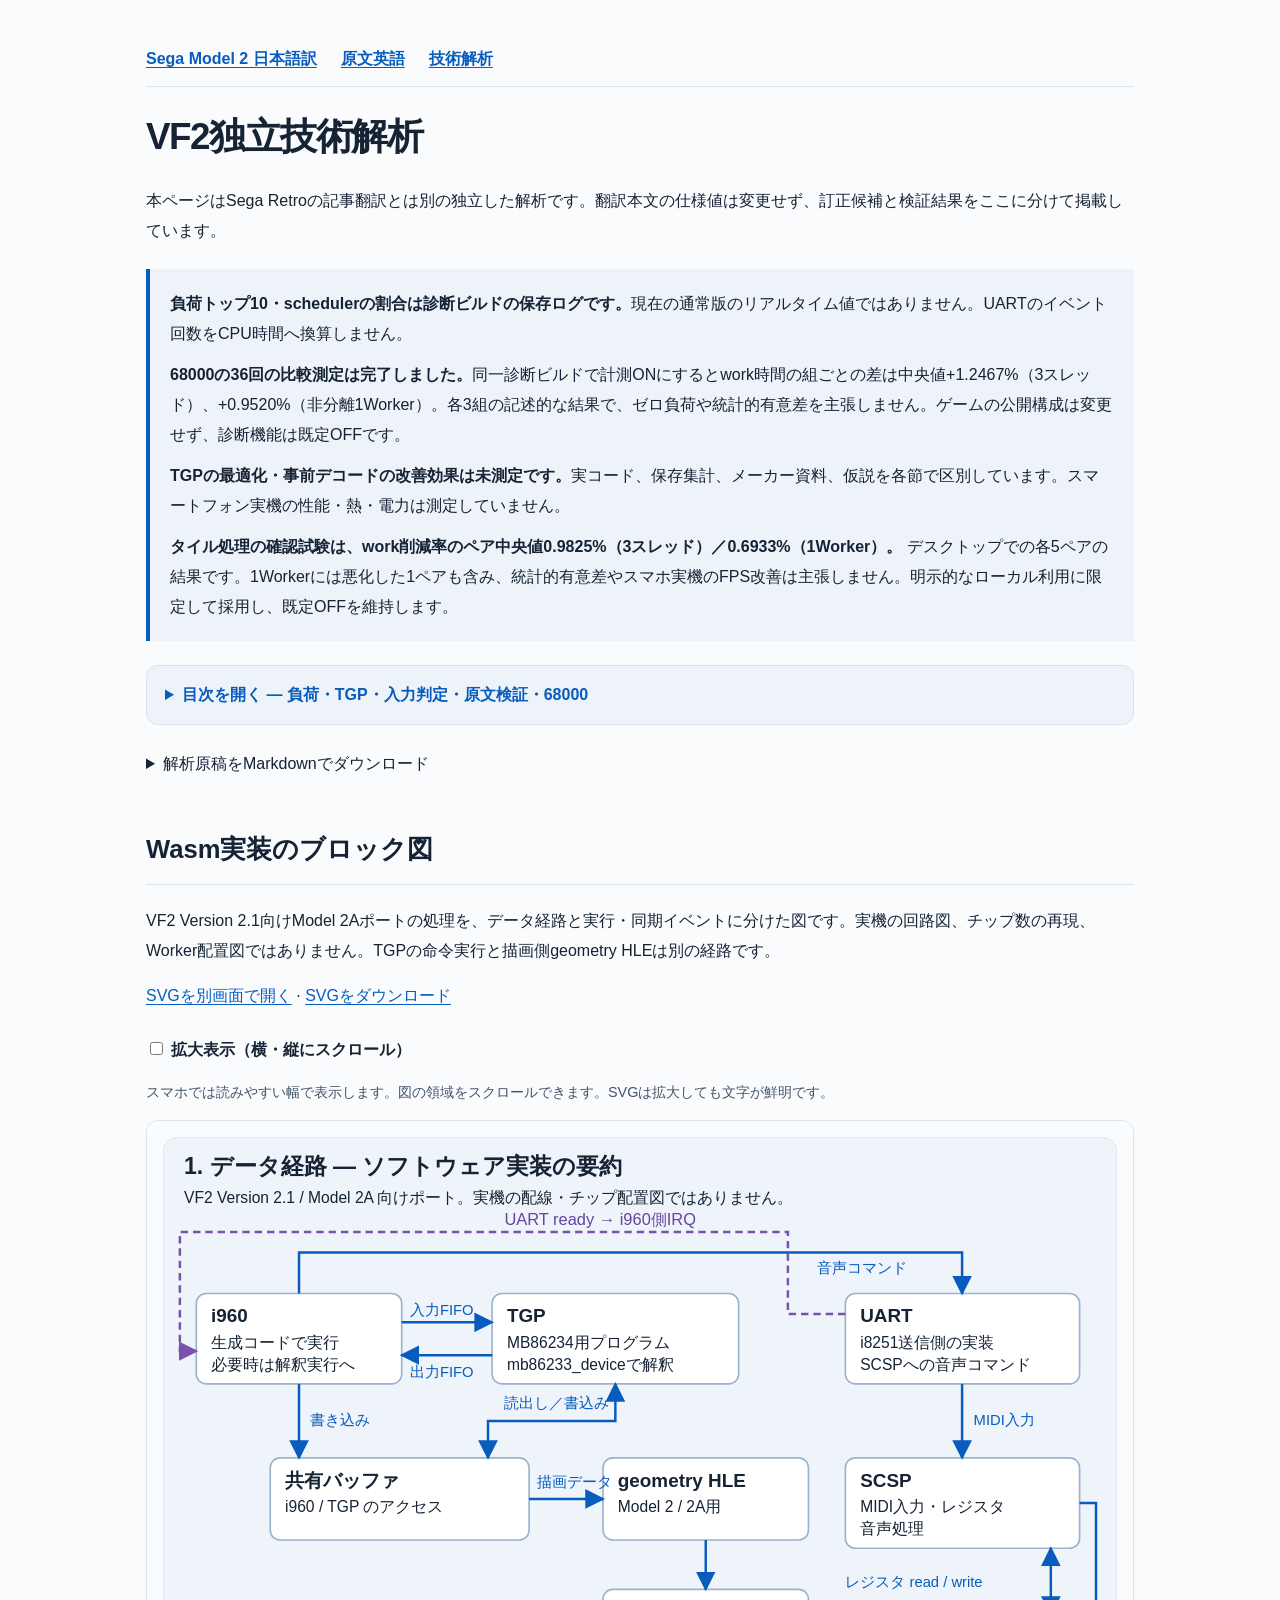
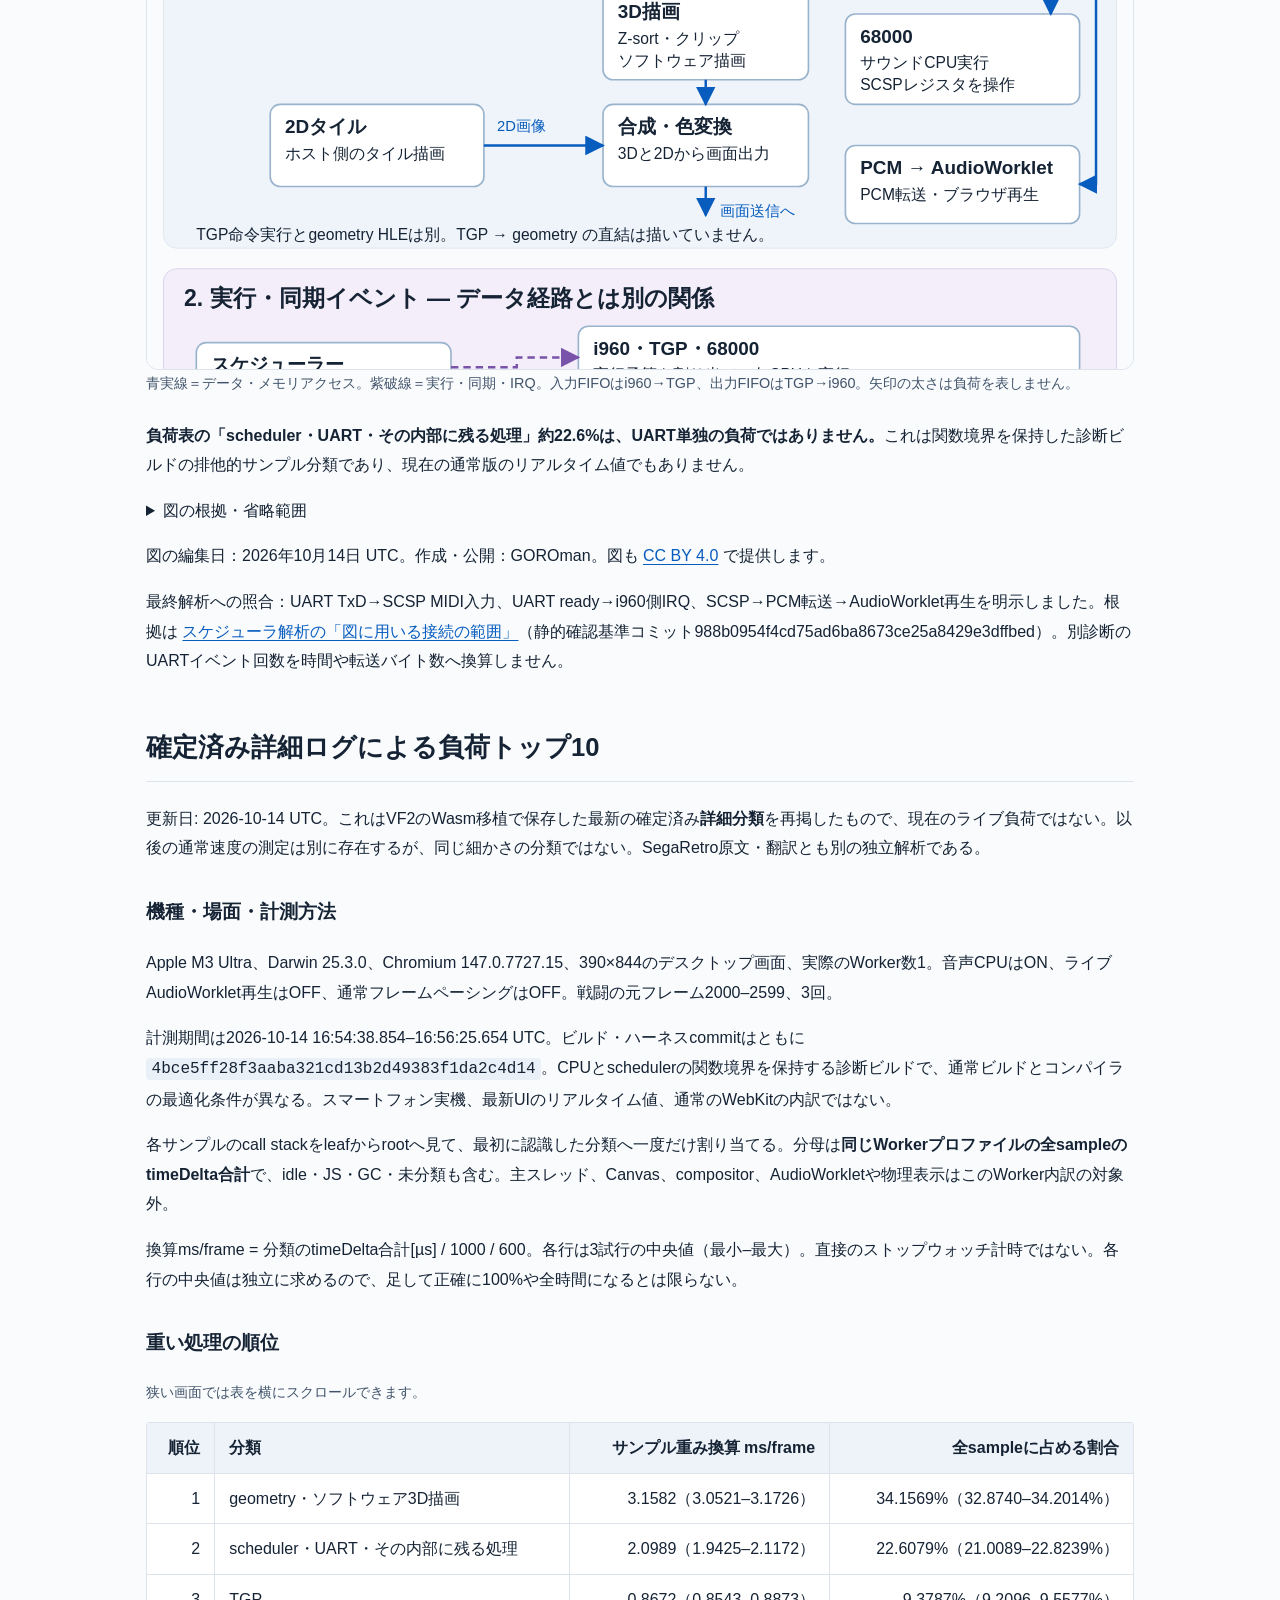
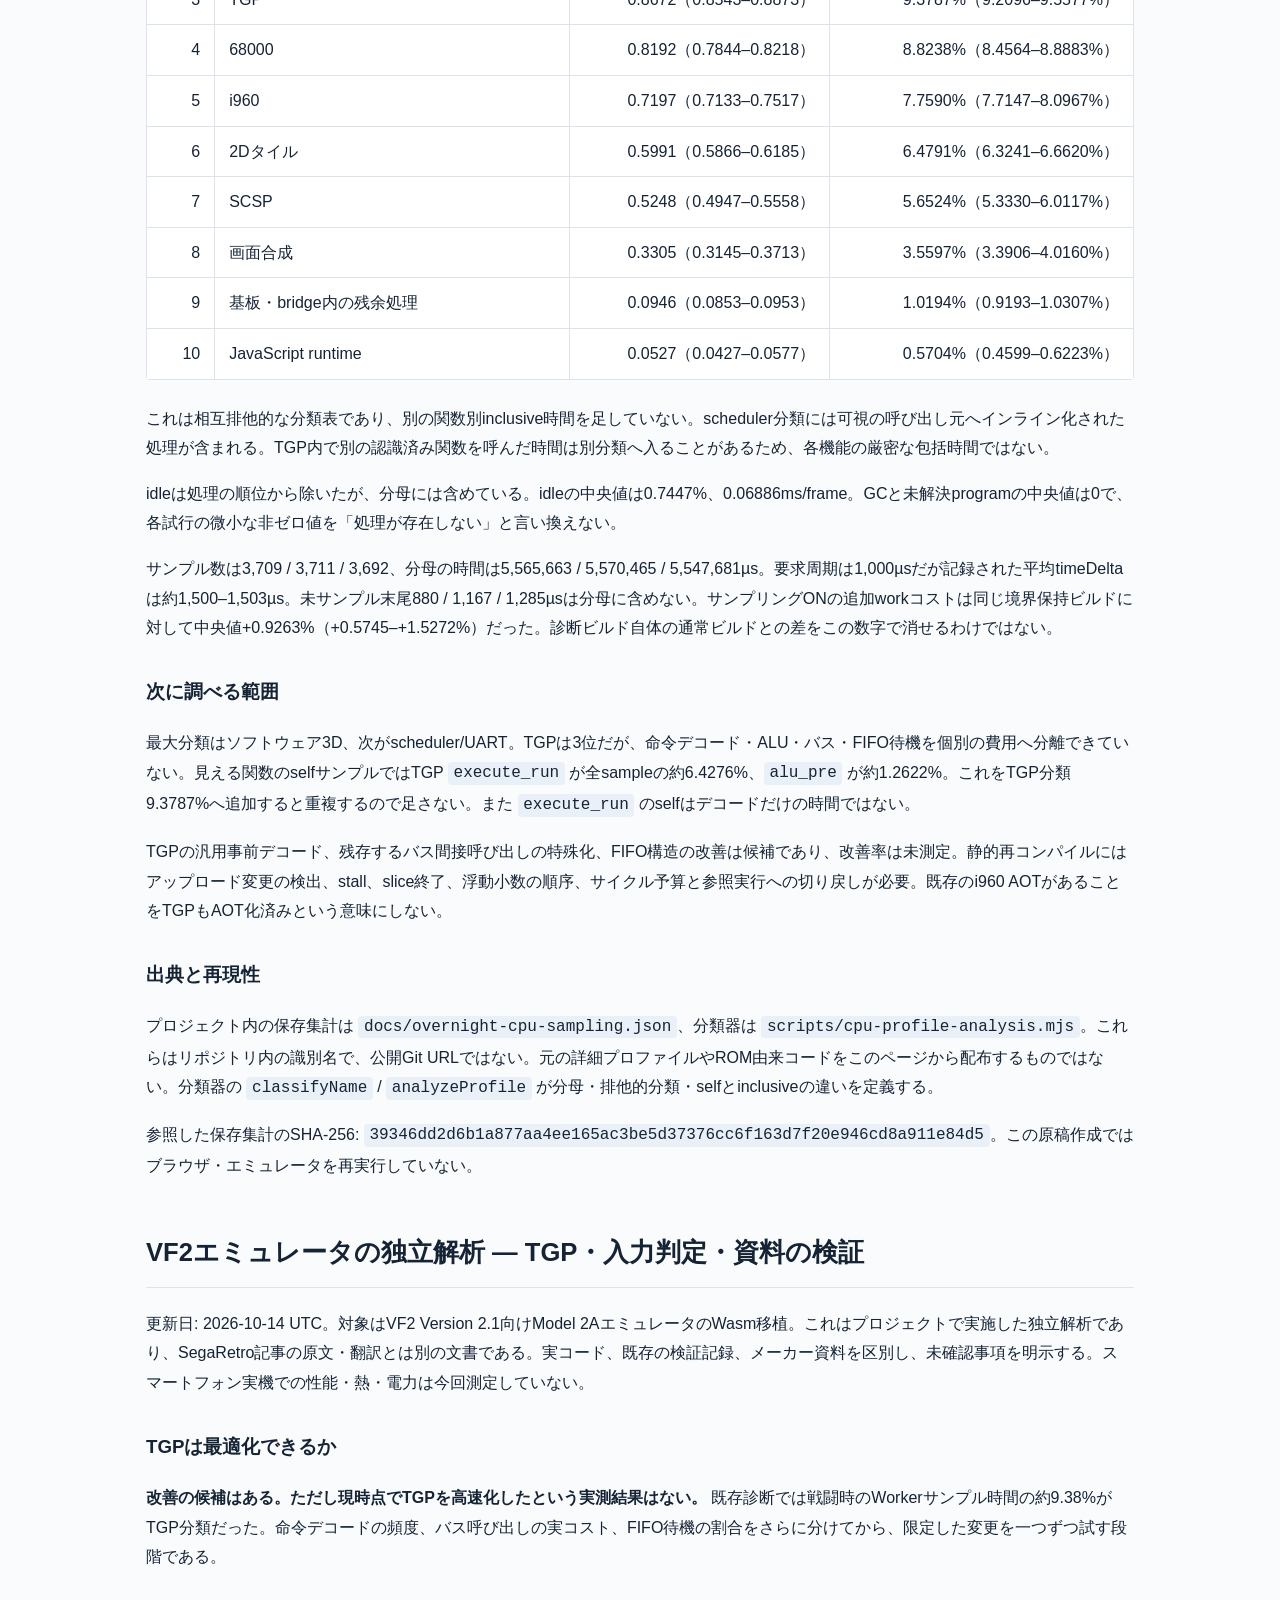
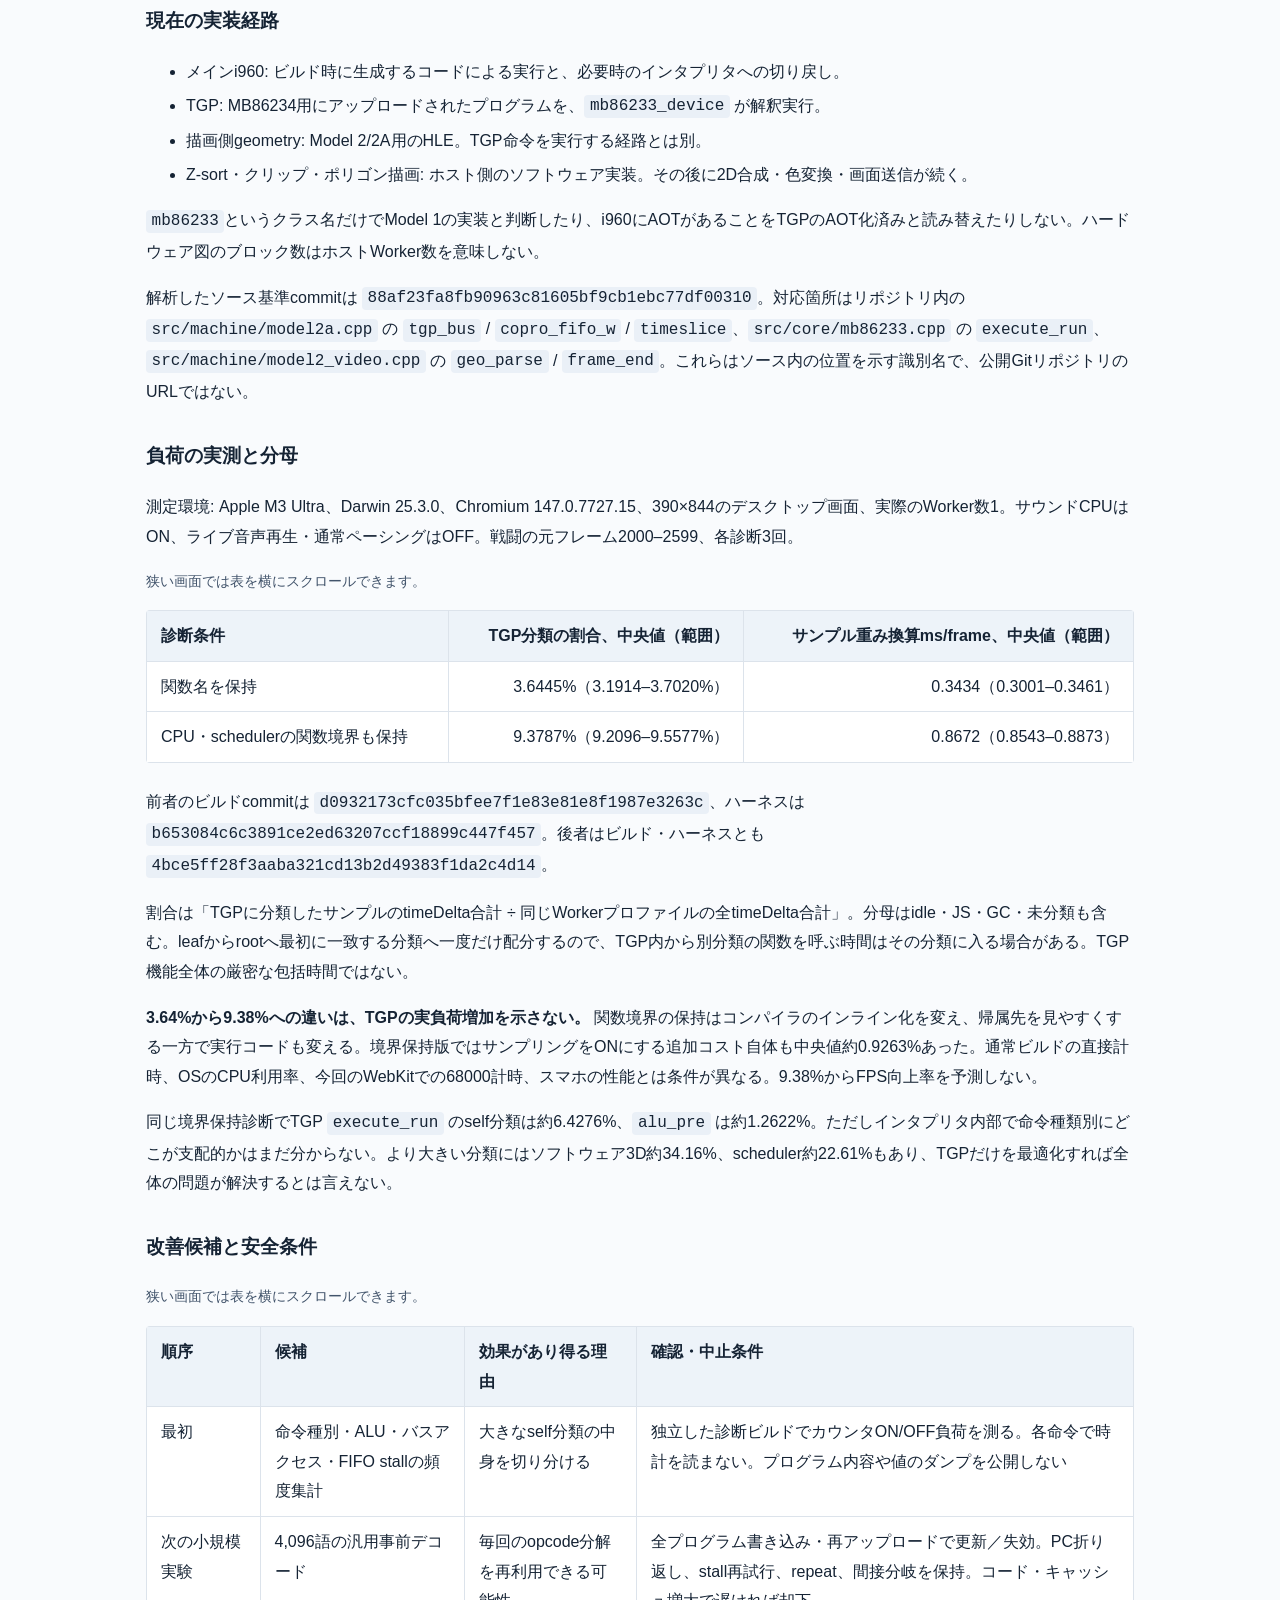
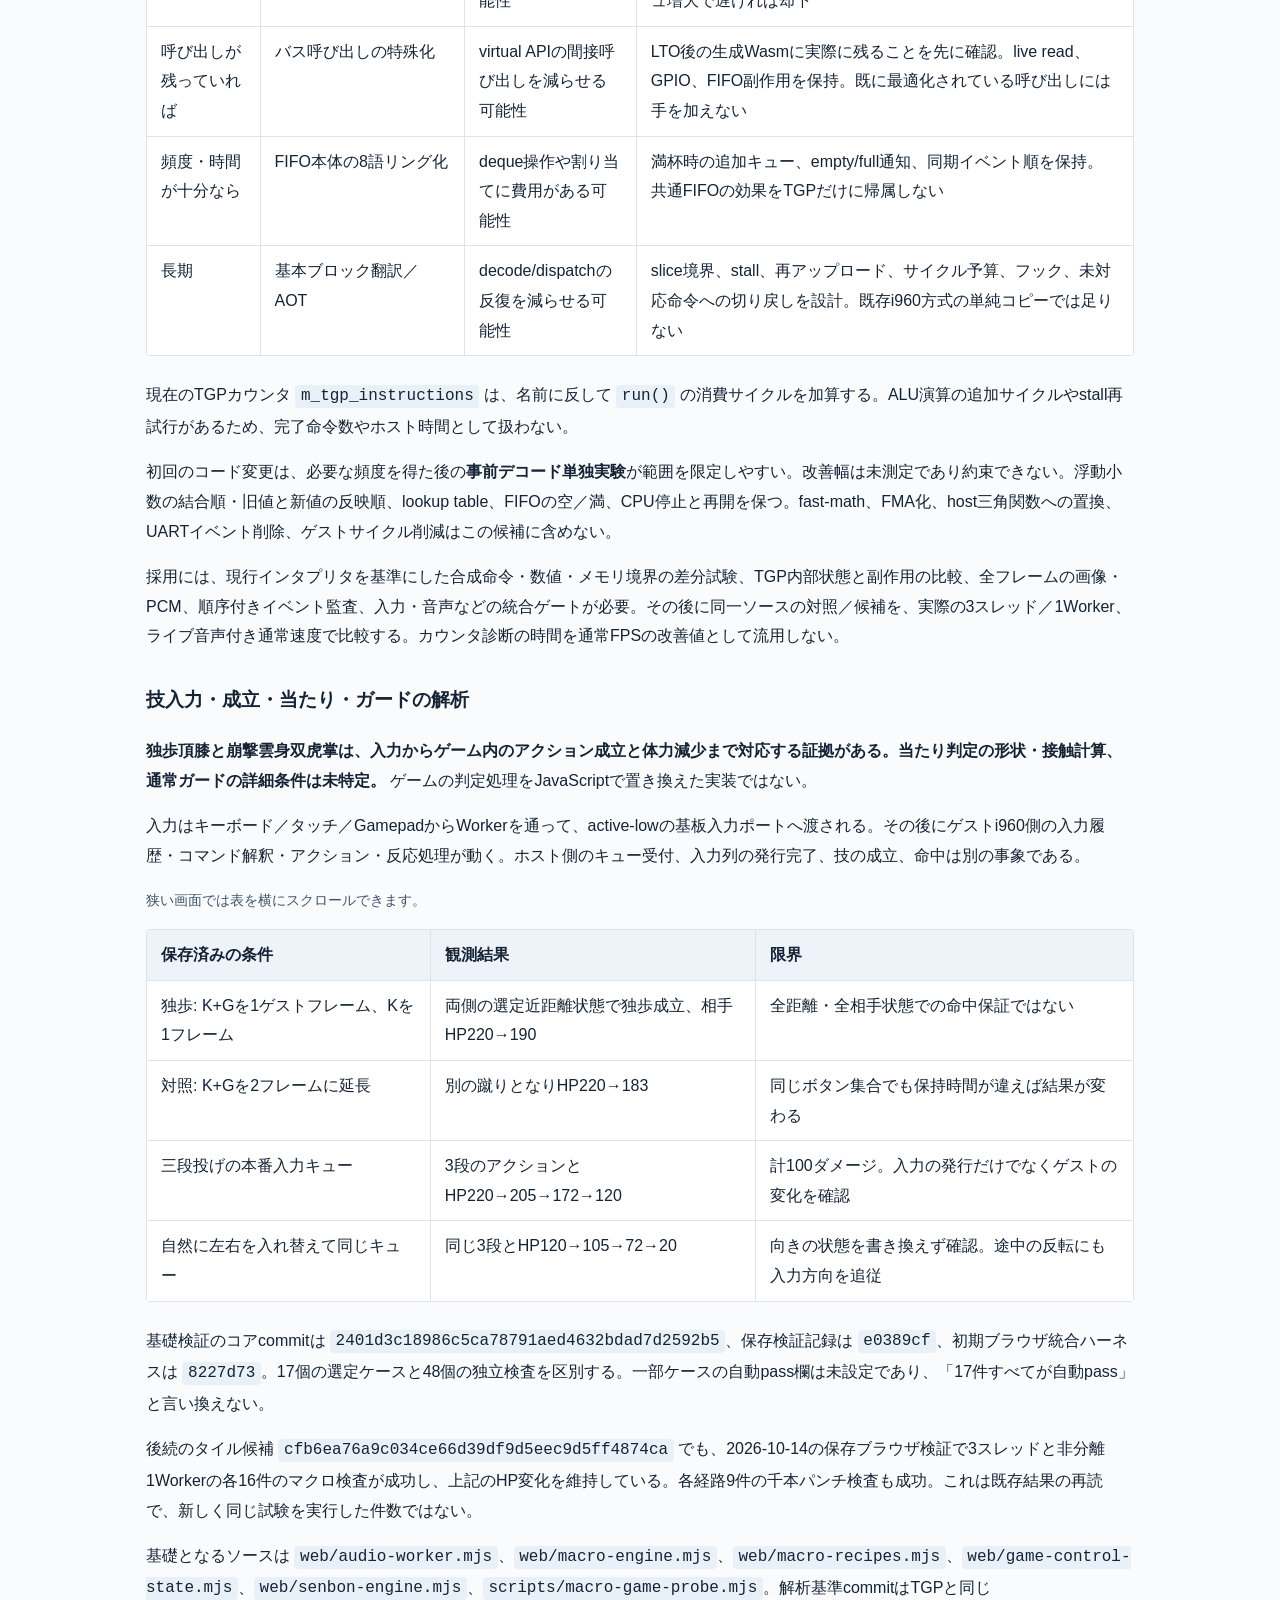
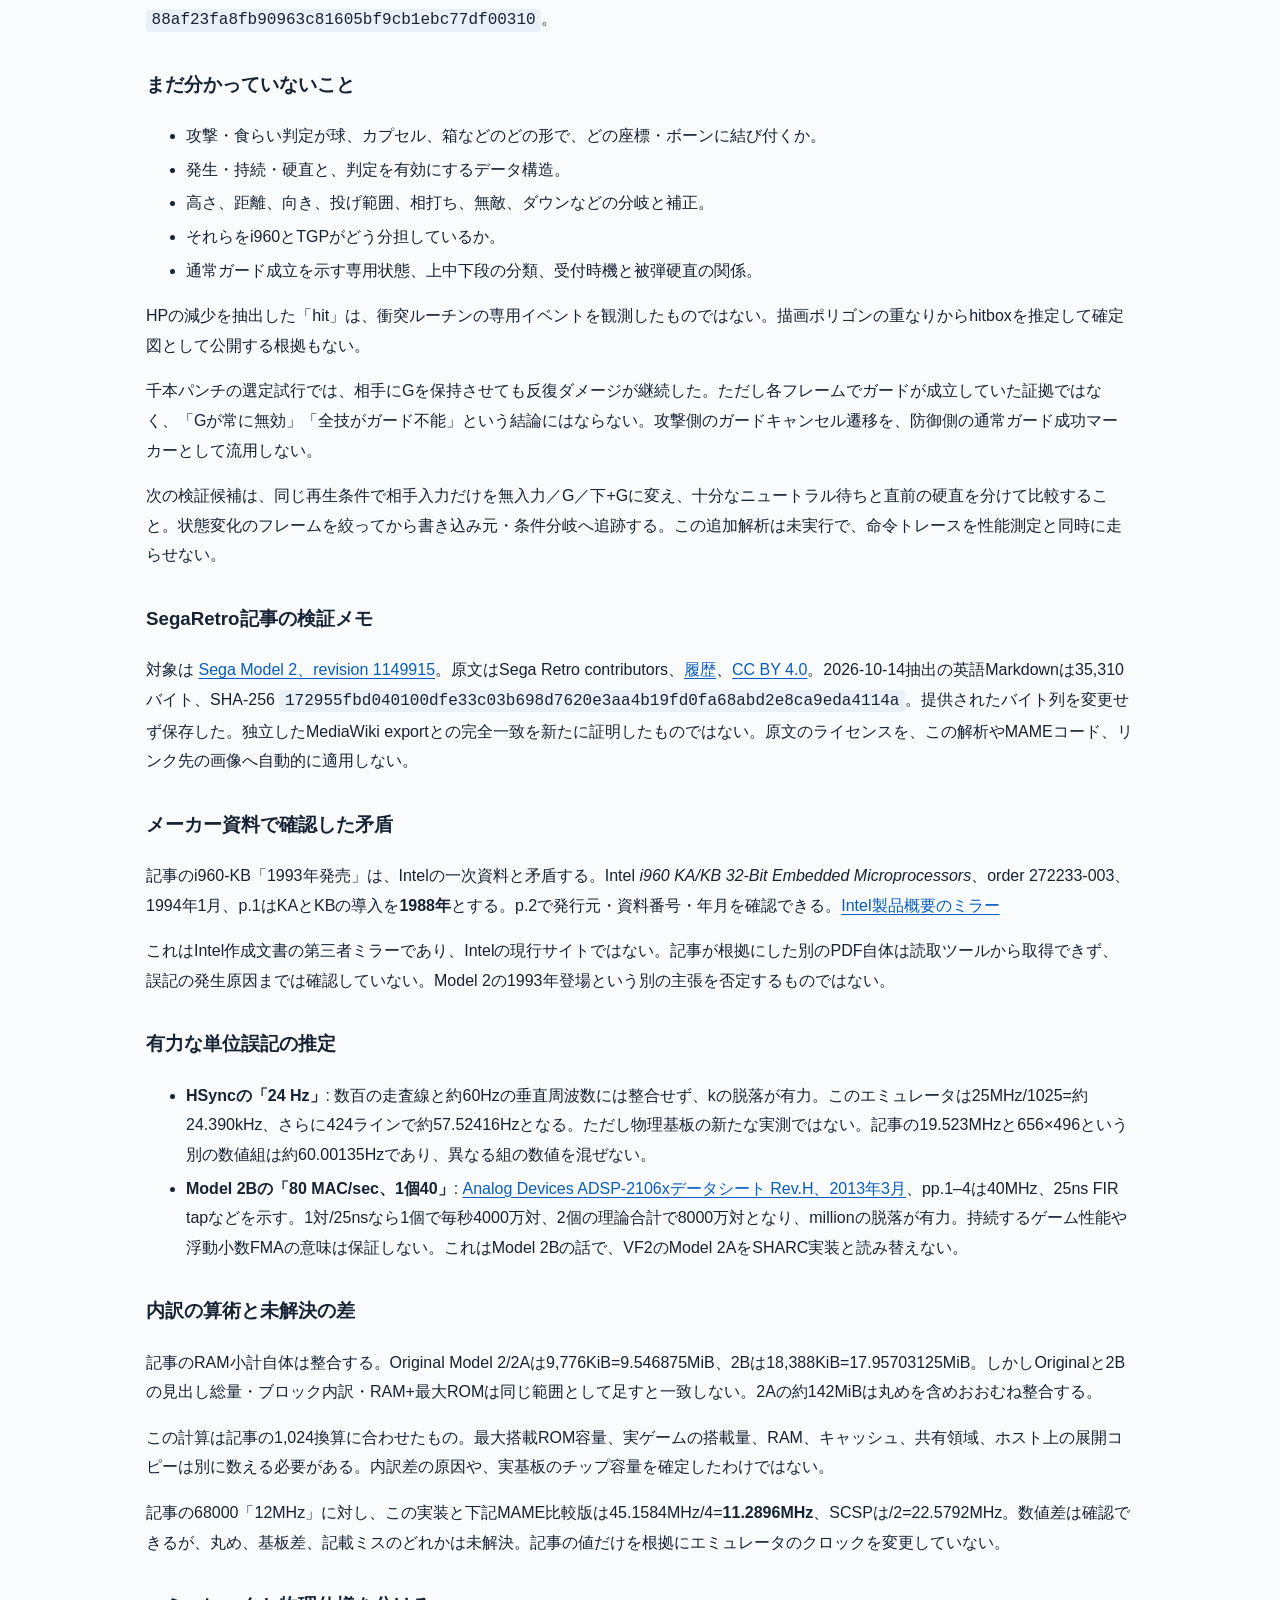
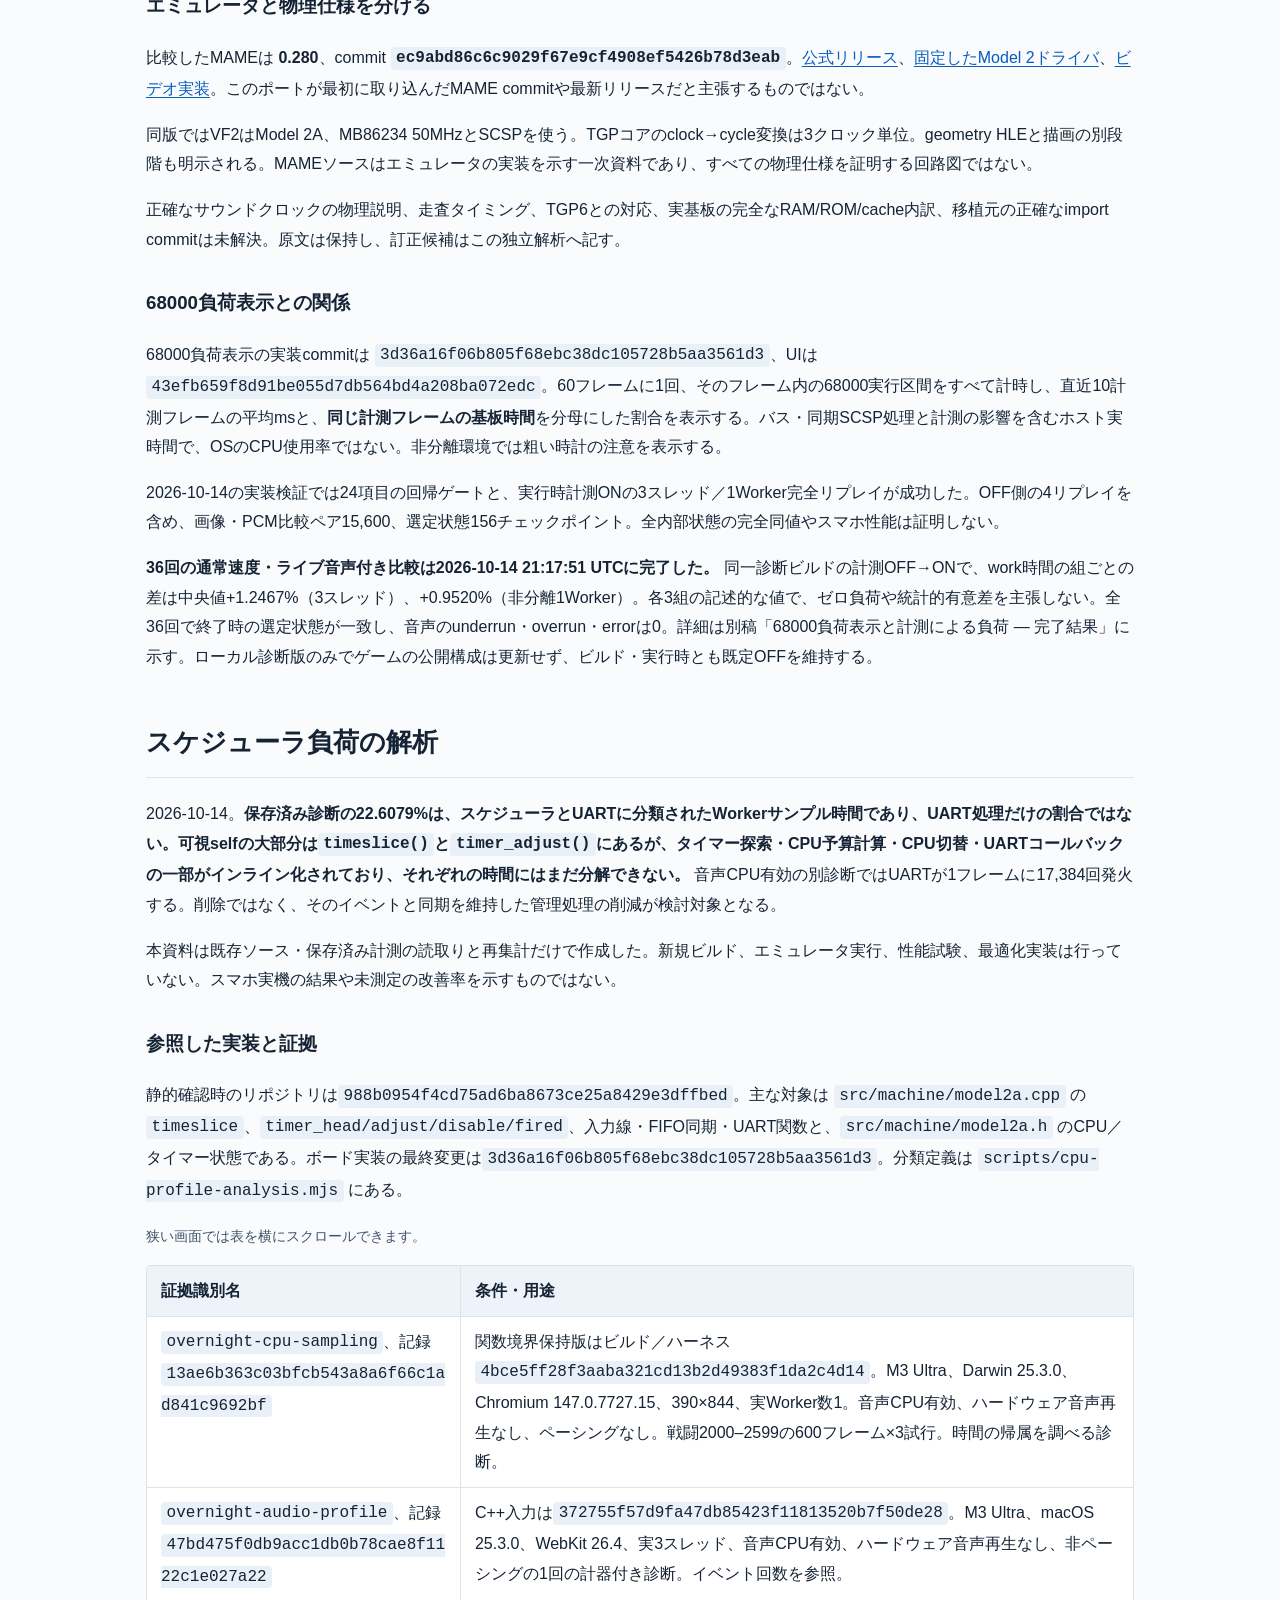
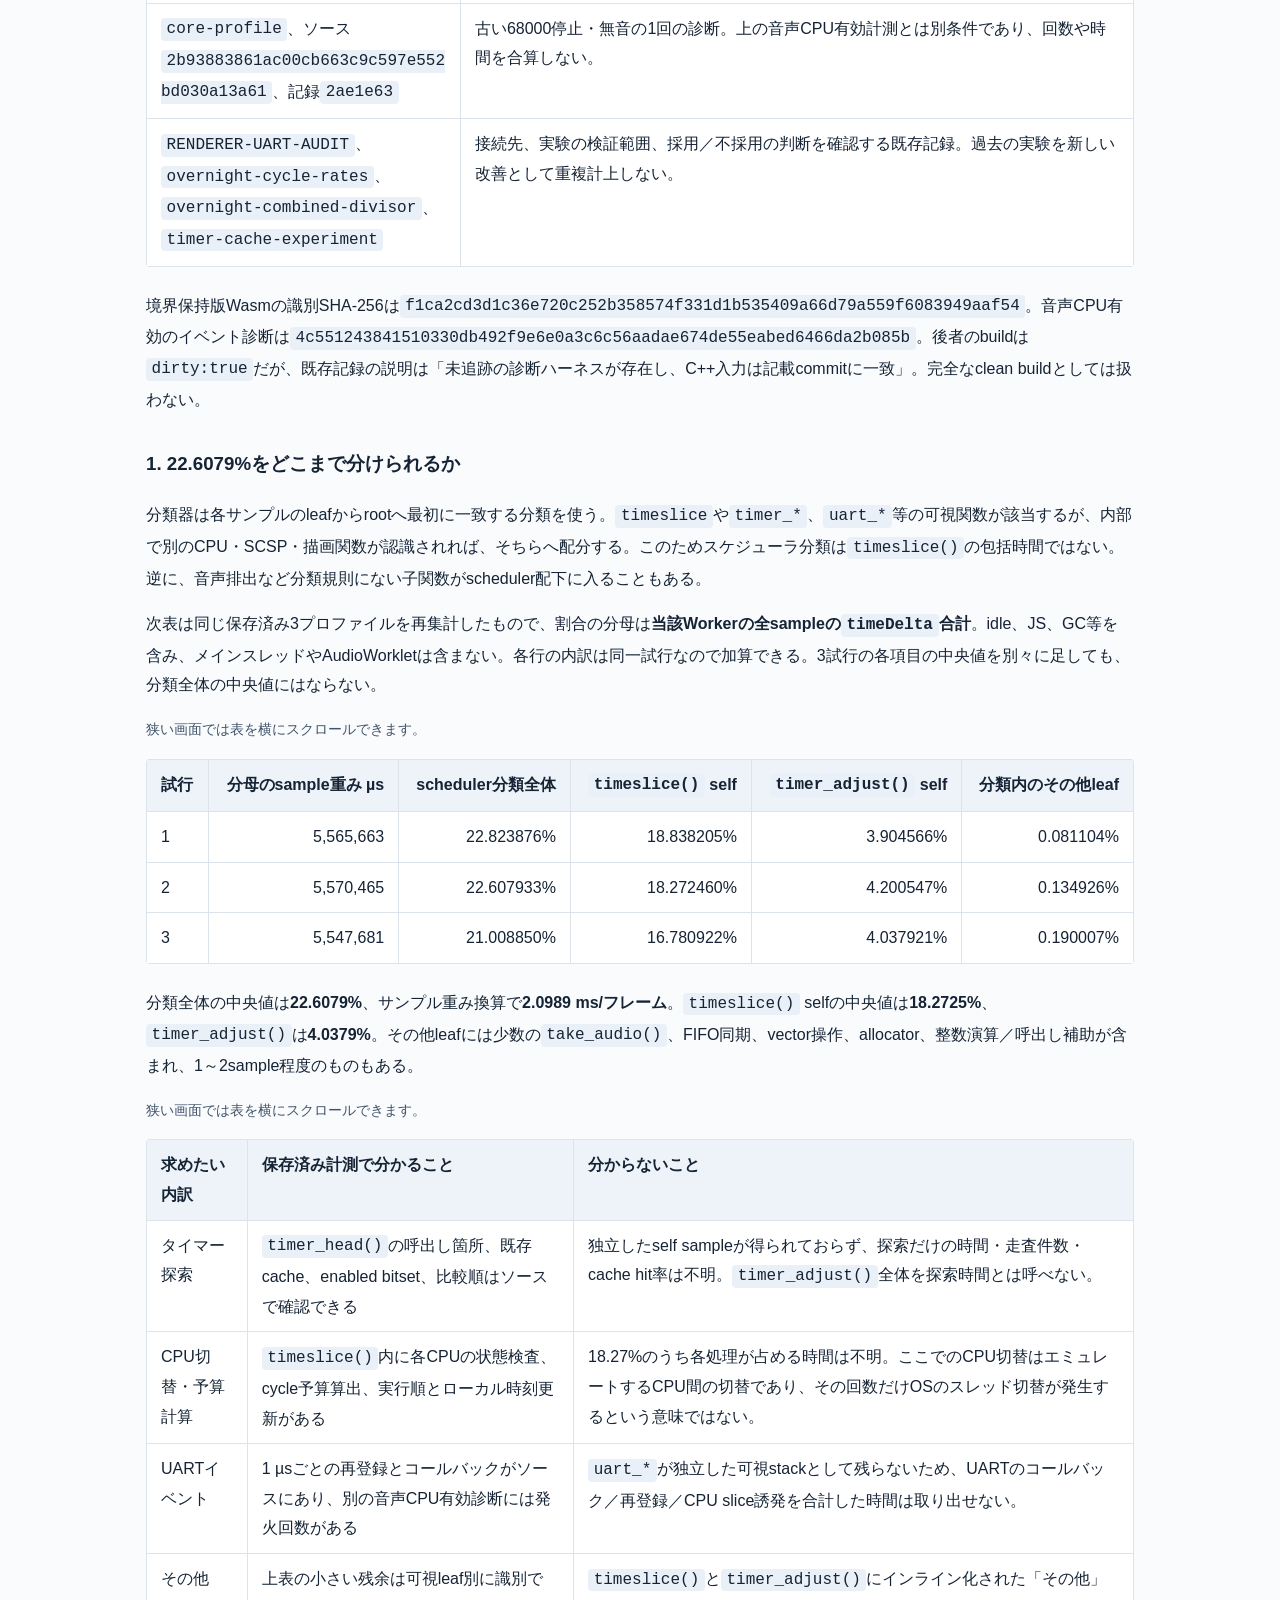
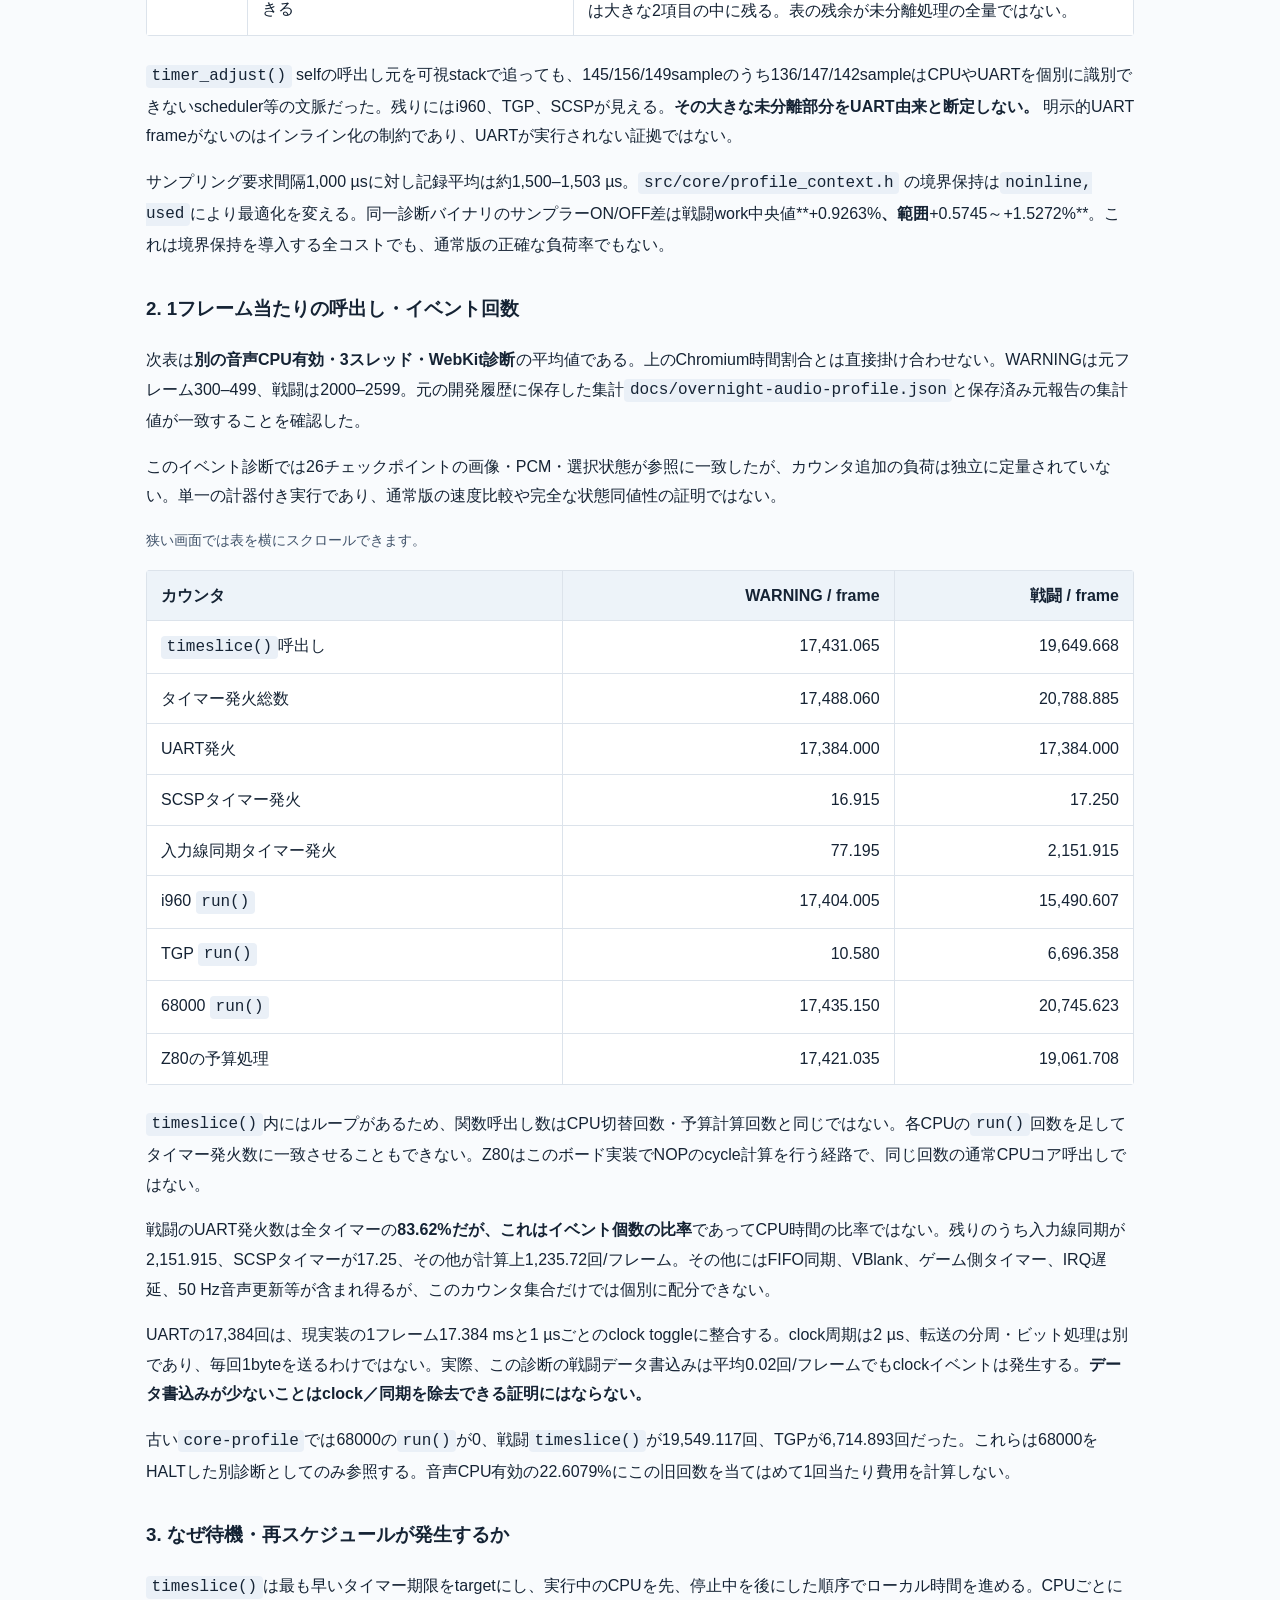
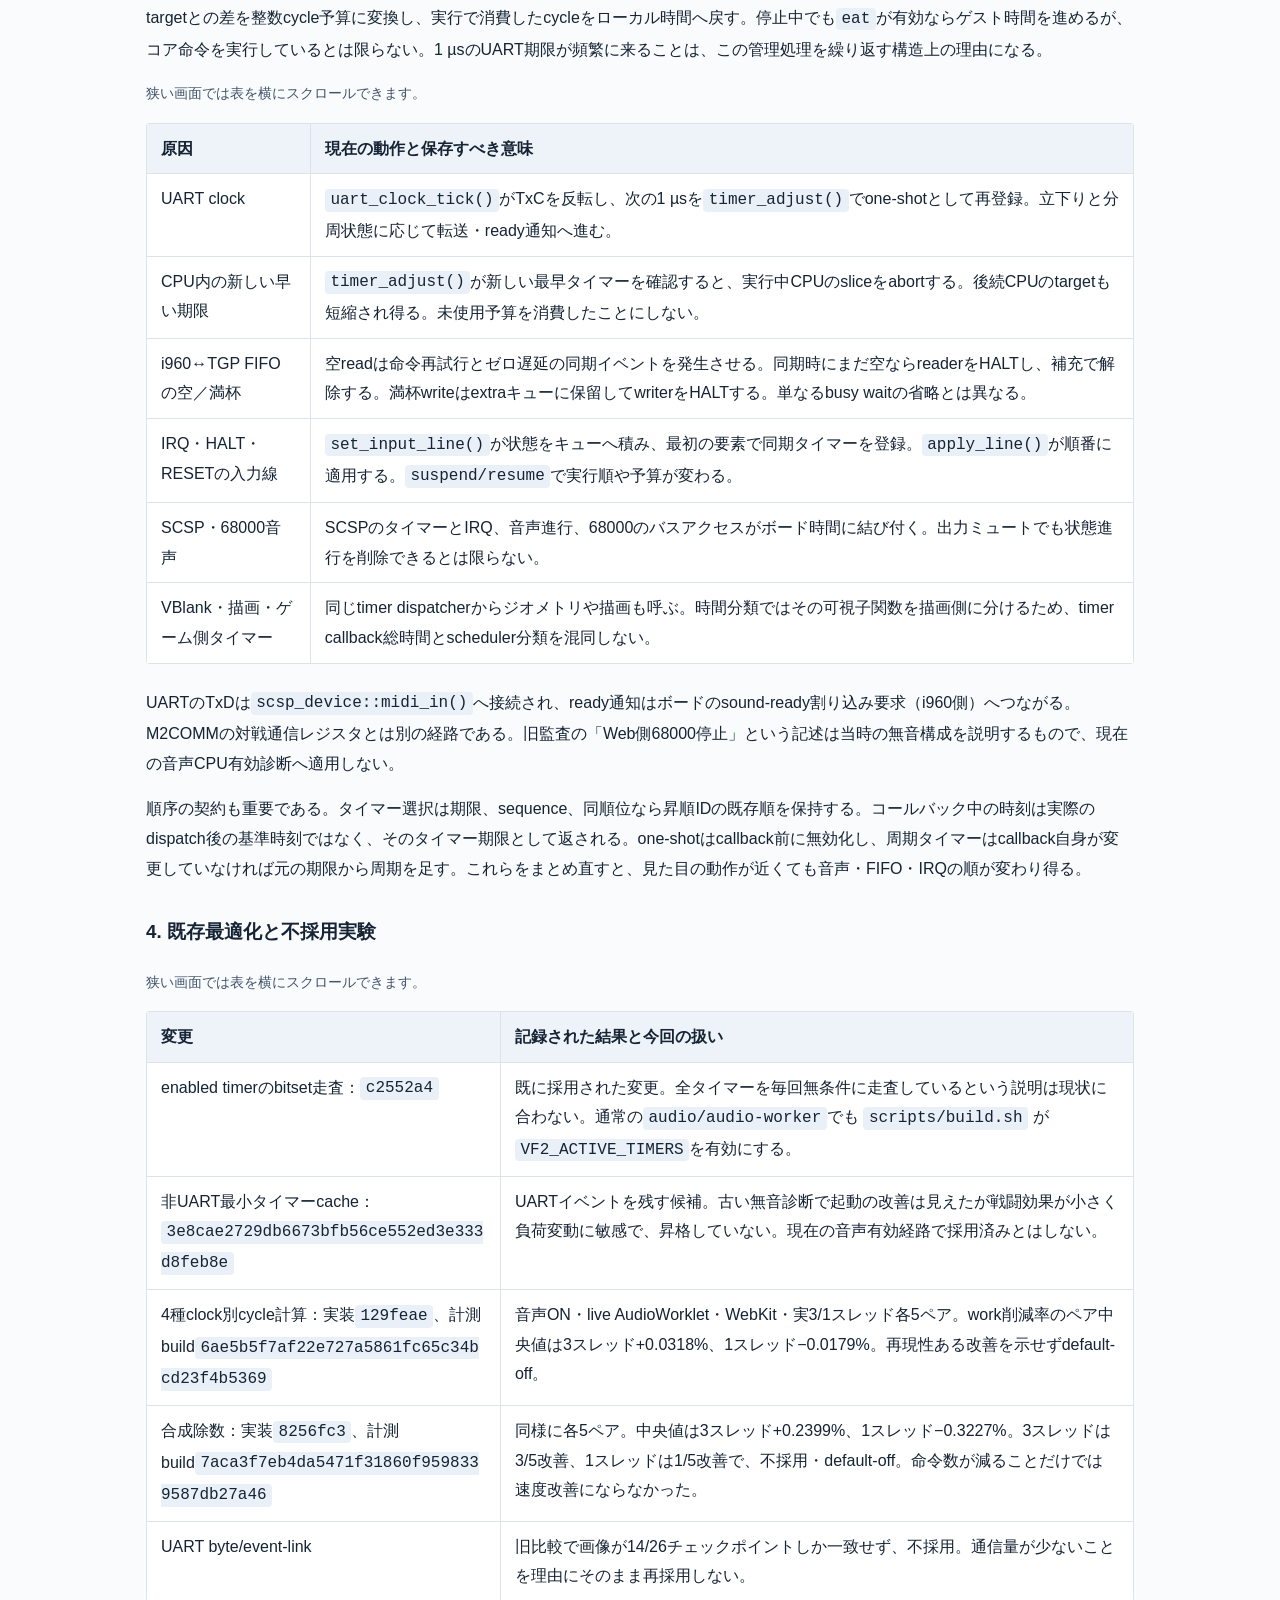
<file: analysis.html>
<!DOCTYPE html>

<html lang="ja"><head><meta charset="utf-8"/><meta content="width=device-width, initial-scale=1" name="viewport"/><title>VF2独立技術解析 | Sega Model 2 日本語版</title><meta content="Sega Retroの原文翻訳とは独立したVF2技術解析。診断負荷トップ10、TGPの改善候補、入力判定、原文の検証、68000の計測条件と未確定事項。" name="description"/><link href="style.css" rel="stylesheet"/></head><body class="analysis-page"><nav aria-label="ページの切り替え" class="top"><a href="index.html">Sega Model 2 日本語訳</a><a href="en.html">原文英語</a><a aria-current="page" href="analysis.html">技術解析</a></nav><main><h1>VF2独立技術解析</h1><p>本ページはSega Retroの記事翻訳とは別の独立した解析です。翻訳本文の仕様値は変更せず、訂正候補と検証結果をここに分けて掲載しています。</p><aside aria-label="解析の範囲と留保" class="analysis-notice"><p><strong>負荷トップ10・schedulerの割合は診断ビルドの保存ログです。</strong>現在の通常版のリアルタイム値ではありません。UARTのイベント回数をCPU時間へ換算しません。</p><p><strong>68000の36回の比較測定は完了しました。</strong>同一診断ビルドで計測ONにするとwork時間の組ごとの差は中央値+1.2467%（3スレッド）、+0.9520%（非分離1Worker）。各3組の記述的な結果で、ゼロ負荷や統計的有意差を主張しません。ゲームの公開構成は変更せず、診断機能は既定OFFです。</p><p><strong>TGPの最適化・事前デコードの改善効果は未測定です。</strong>実コード、保存集計、メーカー資料、仮説を各節で区別しています。スマートフォン実機の性能・熱・電力は測定していません。</p><p><strong>タイル処理の確認試験は、work削減率のペア中央値0.9825%（3スレッド）／0.6933%（1Worker）。</strong> デスクトップでの各5ペアの結果です。1Workerには悪化した1ペアも含み、統計的有意差やスマホ実機のFPS改善は主張しません。明示的なローカル利用に限定して採用し、既定OFFを維持します。</p></aside><details class="toc-disclosure"><summary>目次を開く — 負荷・TGP・入力判定・原文検証・68000</summary><nav aria-label="解析の目次" id="TOC"><ul><li><a href="#block-diagram-heading">Wasm実装のブロック図</a></li><li><a href="#load-section-0">確定済み詳細ログによる負荷トップ10</a></li><li><a href="#load-section-1">機種・場面・計測方法</a></li><li><a href="#load-section-2">重い処理の順位</a></li><li><a href="#load-section-3">次に調べる範囲</a></li><li><a href="#load-section-4">出典と再現性</a></li><li><a href="#load-section-5">VF2エミュレータの独立解析 — TGP・入力判定・資料の検証</a></li><li><a href="#load-section-6">TGPは最適化できるか</a></li><li><a href="#load-section-7">現在の実装経路</a></li><li><a href="#load-section-8">負荷の実測と分母</a></li><li><a href="#load-section-9">改善候補と安全条件</a></li><li><a href="#load-section-10">技入力・成立・当たり・ガードの解析</a></li><li><a href="#load-section-11">まだ分かっていないこと</a></li><li><a href="#load-section-12">SegaRetro記事の検証メモ</a></li><li><a href="#load-section-13">メーカー資料で確認した矛盾</a></li><li><a href="#load-section-14">有力な単位誤記の推定</a></li><li><a href="#load-section-15">内訳の算術と未解決の差</a></li><li><a href="#load-section-16">エミュレータと物理仕様を分ける</a></li><li><a href="#load-section-17">68000負荷表示との関係</a></li><li><a href="#scheduler-section-0">スケジューラ負荷の解析</a></li><li><a href="#scheduler-section-1">参照した実装と証拠</a></li><li><a href="#scheduler-section-2">1. 22.6079%をどこまで分けられるか</a></li><li><a href="#scheduler-section-3">2. 1フレーム当たりの呼出し・イベント回数</a></li><li><a href="#scheduler-section-4">3. なぜ待機・再スケジュールが発生するか</a></li><li><a href="#scheduler-section-5">4. 既存最適化と不採用実験</a></li><li><a href="#scheduler-section-6">5. 次に安全に調べる候補</a></li><li><a href="#scheduler-section-7">図に用いる接続の範囲</a></li><li><a href="#sound-profile-section-0">68000負荷表示と計測による負荷 — 完了結果</a></li><li><a href="#sound-profile-section-1">何を表示するか</a></li><li><a href="#sound-profile-section-2">ソースと検証</a></li><li><a href="#sound-profile-section-3">測定条件</a></li><li><a href="#sound-profile-section-4">負荷差</a></li><li><a href="#sound-profile-section-5">FPS・間隔・実行速度</a></li><li><a href="#sound-profile-section-6">画面に出る診断値</a></li><li><a href="#sound-profile-section-7">判断と未確認事項</a></li><li><a href="#tgp-section-0">TGPの重い処理と再コンパイル候補</a></li><li><a href="#tgp-section-1">根拠と確認範囲</a></li><li><a href="#tgp-section-2">1. 実測で言える関数別の負荷</a></li><li><a href="#tgp-section-3">2. 命令処理の分類と、費用が発生しそうな箇所</a></li><li><a href="#tgp-section-4">3. 事前デコード・静的再コンパイル・実行時翻訳</a></li><li><a href="#tgp-section-5">4. 最初に追加する診断集計の設計案</a></li><li><a href="#tgp-section-6">採用までに必要な検証と未解決点</a></li><li><a href="#tile-section-0">タイルwindow maskの8ピクセル処理：実測結果と採用範囲</a></li><li><a href="#tile-section-1">変更と比較対象</a></li><li><a href="#tile-section-2">測定条件</a></li><li><a href="#tile-section-3">ペア比較の結果</a></li><li><a href="#tile-section-4">FPS・間隔・work・実行速度</a></li><li><a href="#tile-section-5">回帰検証</a></li><li><a href="#tile-section-6">不利な結果と未確認事項</a></li><li><a href="#tile-section-7">出典の識別</a></li></ul></nav></details><details class="analysis-downloads"><summary>解析原稿をMarkdownでダウンロード</summary><ul><li><a download="" href="vf2-load-top10-ja.md">vf2-load-top10-ja.md</a></li><li><a download="" href="vf2-independent-analysis-ja.md">vf2-independent-analysis-ja.md</a></li><li><a download="" href="vf2-scheduler-analysis-ja.md">vf2-scheduler-analysis-ja.md</a></li><li><a download="" href="vf2-68000-profile-ja.md">vf2-68000-profile-ja.md</a></li><li><a download="" href="vf2-tgp-optimization-ja.md">vf2-tgp-optimization-ja.md</a></li><li><a download="" href="vf2-tile-spans-ja.md">vf2-tile-spans-ja.md</a></li></ul></details><section aria-labelledby="block-diagram-heading" id="implementation-block-diagram"><h2 id="block-diagram-heading">Wasm実装のブロック図</h2><p>VF2 Version 2.1向けModel 2Aポートの処理を、データ経路と実行・同期イベントに分けた図です。実機の回路図、チップ数の再現、Worker配置図ではありません。TGPの命令実行と描画側geometry HLEは別の経路です。</p><p><a href="vf2-wasm-block-diagram.svg" rel="noopener" target="_blank">SVGを別画面で開く</a> · <a download="" href="vf2-wasm-block-diagram.svg">SVGをダウンロード</a></p><figure class="block-diagram"><input class="diagram-zoom" id="diagram-zoom" type="checkbox"/><label for="diagram-zoom">拡大表示（横・縦にスクロール）</label><p class="diagram-help" id="diagram-help">スマホでは読みやすい幅で表示します。図の領域をスクロールできます。SVGは拡大しても文字が鮮明です。</p><div aria-describedby="diagram-help" aria-label="VF2 Wasm実装のブロック図" class="diagram-viewport" role="region" tabindex="0"><svg aria-labelledby="diagram-title diagram-desc" class="diagram-svg" height="1280" role="img" viewbox="0 0 1200 1280" width="1200" xmlns="http://www.w3.org/2000/svg"><title id="diagram-title">VF2 Model 2A Wasm実装：データ経路と実行・同期イベント</title><desc id="diagram-desc">Wasmソフトウェアの処理図。i960からTGPへ入力FIFO、TGPからi960へ出力FIFO。UART TxDからSCSP MIDI入力へ、UART readyからi960側IRQへ。SCSPからPCM転送・AudioWorklet再生へ。青実線はデータ・メモリアクセス、紫破線は制御・同期イベント。実機配線図やWorker配置図ではありません。</desc><style>text{font-family:-apple-system,BlinkMacSystemFont,"Segoe UI","Noto Sans JP",sans-serif;fill:#152334}.head{font-size:28px;font-weight:700}.label{font-size:23px;font-weight:700}.small{font-size:19px}.edge{font-size:18px;fill:#075cbe}.sync-label{font-size:20px;fill:#6744a0}.box{fill:#fff;stroke:#9ab3cd;stroke-width:2}.data{fill:none;stroke:#075cbe;stroke-width:3}.sync{fill:none;stroke:#7952aa;stroke-width:3;stroke-dasharray:9 6}</style><defs><marker id="data-arrow" markerheight="8" markerwidth="8" orient="auto-start-reverse" refx="9" refy="5" viewbox="0 0 10 10"><path d="M 0 0 L 10 5 L 0 10 z" fill="#075cbe"></path></marker><marker id="sync-arrow" markerheight="8" markerwidth="8" orient="auto-start-reverse" refx="9" refy="5" viewbox="0 0 10 10"><path d="M 0 0 L 10 5 L 0 10 z" fill="#7952aa"></path></marker></defs><rect fill="#f9fbfd" height="1280" width="1200"></rect><rect fill="#eef4fa" height="865" rx="16" stroke="#dce3eb" width="1160" x="20" y="20"></rect><text class="head" x="45" y="65">1. データ経路 — ソフトウェア実装の要約</text><text class="small" x="45" y="100">VF2 Version 2.1 / Model 2A 向けポート。実機の配線・チップ配置図ではありません。</text><g data-node="i960"><rect class="box" height="110" rx="12" width="250" x="60" y="210"></rect><text class="label" x="78" y="245">i960</text><text class="small" x="78" y="276">生成コードで実行</text><text class="small" x="78" y="303">必要時は解釈実行へ</text></g><g data-node="TGP"><rect class="box" height="110" rx="12" width="300" x="420" y="210"></rect><text class="label" x="438" y="245">TGP</text><text class="small" x="438" y="276">MB86234用プログラム</text><text class="small" x="438" y="303">mb86233_deviceで解釈</text></g><g data-node="UART"><rect class="box" height="110" rx="12" width="285" x="850" y="210"></rect><text class="label" x="868" y="245">UART</text><text class="small" x="868" y="276">i8251送信側の実装</text><text class="small" x="868" y="303">SCSPへの音声コマンド</text></g><g data-node="共有バッファ"><rect class="box" height="100" rx="12" width="315" x="150" y="410"></rect><text class="label" x="168" y="445">共有バッファ</text><text class="small" x="168" y="476">i960 / TGP のアクセス</text></g><g data-node="geometry HLE"><rect class="box" height="100" rx="12" width="250" x="555" y="410"></rect><text class="label" x="573" y="445">geometry HLE</text><text class="small" x="573" y="476">Model 2 / 2A用</text></g><g data-node="3D描画"><rect class="box" height="110" rx="12" width="250" x="555" y="570"></rect><text class="label" x="573" y="605">3D描画</text><text class="small" x="573" y="636">Z-sort・クリップ</text><text class="small" x="573" y="663">ソフトウェア描画</text></g><g data-node="2Dタイル"><rect class="box" height="100" rx="12" width="260" x="150" y="710"></rect><text class="label" x="168" y="745">2Dタイル</text><text class="small" x="168" y="776">ホスト側のタイル描画</text></g><g data-node="合成・色変換"><rect class="box" height="100" rx="12" width="250" x="555" y="710"></rect><text class="label" x="573" y="745">合成・色変換</text><text class="small" x="573" y="776">3Dと2Dから画面出力</text></g><g data-node="SCSP"><rect class="box" height="110" rx="12" width="285" x="850" y="410"></rect><text class="label" x="868" y="445">SCSP</text><text class="small" x="868" y="476">MIDI入力・レジスタ</text><text class="small" x="868" y="503">音声処理</text></g><g data-node="68000"><rect class="box" height="110" rx="12" width="285" x="850" y="600"></rect><text class="label" x="868" y="635">68000</text><text class="small" x="868" y="666">サウンドCPU実行</text><text class="small" x="868" y="693">SCSPレジスタを操作</text></g><path class="data" d="M 185 210 L 185 160 L 992 160 L 992 210" marker-end="url(#data-arrow)"></path><text class="edge" x="815" y="185">音声コマンド</text><path class="data" d="M 185 320 L 185 410" marker-end="url(#data-arrow)"></path><text class="edge" x="198" y="370">書き込み</text><path class="data" d="M 570 320 L 570 365 L 415 365 L 415 410" marker-end="url(#data-arrow)" marker-start="url(#data-arrow)"></path><text class="edge" x="435" y="349">読出し／書込み</text><path class="data" d="M 465 460 L 555 460" marker-end="url(#data-arrow)"></path><text class="edge" x="475" y="445">描画データ</text><path class="data" d="M 680 510 L 680 570" marker-end="url(#data-arrow)"></path><path class="data" d="M 680 680 L 680 710" marker-end="url(#data-arrow)"></path><path class="data" d="M 410 760 L 555 760" marker-end="url(#data-arrow)"></path><text class="edge" x="426" y="742">2D画像</text><path class="data" d="M 680 810 L 680 845" marker-end="url(#data-arrow)"></path><text class="edge" x="697" y="846">画面送信へ</text><path class="data" d="M 992 320 L 992 410" marker-end="url(#data-arrow)"></path><text class="edge" x="1006" y="370">MIDI入力</text><path class="data" d="M 1100 520 L 1100 600" marker-end="url(#data-arrow)" marker-start="url(#data-arrow)"></path><text class="edge" x="850" y="567">レジスタ read / write</text><text class="small" x="60" y="875">TGP命令実行とgeometry HLEは別。TGP → geometry の直結は描いていません。</text><rect fill="#f3eef9" height="255" rx="16" stroke="#d8cce9" width="1160" x="20" y="910"></rect><text class="head" x="45" y="955">2. 実行・同期イベント — データ経路とは別の関係</text><g data-node="スケジューラー"><rect class="box" height="115" rx="12" width="310" x="60" y="1000"></rect><text class="label" x="78" y="1035">スケジューラー</text><text class="small" x="78" y="1066">CPU予算・sliceを調停</text><text class="small" x="78" y="1093">時刻とタイマーを管理</text></g><g data-node="i960・TGP・68000"><rect class="box" height="75" rx="12" width="610" x="525" y="980"></rect><text class="label" x="543" y="1015">i960・TGP・68000</text><text class="small" x="543" y="1046">実行予算を割り当て、各CPUを実行</text></g><g data-node="UART・SCSP・描画のタイマー"><rect class="box" height="75" rx="12" width="610" x="525" y="1075"></rect><text class="label" x="543" y="1110">UART・SCSP・描画のタイマー</text><text class="small" x="543" y="1141">タイマー発火／FIFO empty・full の同期</text></g><path class="sync" d="M 370 1030 L 450 1030 L 450 1018 L 525 1018" marker-end="url(#sync-arrow)"></path><path class="sync" d="M 370 1080 L 450 1080 L 450 1112 L 525 1112" marker-end="url(#sync-arrow)"></path><path class="data" d="M 45 1210 L 125 1210" marker-end="url(#data-arrow)"></path><text class="small" x="145" y="1217">青実線：データ／メモリアクセス</text><path class="sync" d="M 655 1210 L 735 1210" marker-end="url(#sync-arrow)"></path><text class="small" x="755" y="1217">紫破線：実行／同期・IRQ</text><text class="small" x="45" y="1255">双方向矢印はアクセス方向を要約。ブロック数・矢印幅はWorker数や負荷率を表しません。</text><path class="data" d="M 310 245 L 420 245" marker-end="url(#data-arrow)"></path><text class="edge" x="320" y="236">入力FIFO</text><path class="data" d="M 420 285 L 310 285" marker-end="url(#data-arrow)"></path><text class="edge" x="320" y="311">出力FIFO</text><path class="sync" d="M 850 235 L 780 235 L 780 135 L 40 135 L 40 280 L 60 280" marker-end="url(#sync-arrow)"></path><text class="sync-label" x="435" y="126">UART ready → i960側IRQ</text><g data-node="PCM→AudioWorklet"><rect class="box" height="95" rx="12" width="285" x="850" y="760"></rect><text class="label" x="868" y="795">PCM → AudioWorklet</text><text class="small" x="868" y="826">PCM転送・ブラウザ再生</text></g><path class="data" d="M 1135 465 L 1155 465 L 1155 807 L 1135 807" marker-end="url(#data-arrow)"></path></svg></div><figcaption>青実線＝データ・メモリアクセス。紫破線＝実行・同期・IRQ。入力FIFOはi960→TGP、出力FIFOはTGP→i960。矢印の太さは負荷を表しません。</figcaption></figure><p><strong>負荷表の「scheduler・UART・その内部に残る処理」約22.6%は、UART単独の負荷ではありません。</strong>これは関数境界を保持した診断ビルドの排他的サンプル分類であり、現在の通常版のリアルタイム値でもありません。</p><details><summary>図の根拠・省略範囲</summary><p>解析原稿のソース基準コミット <code>88af23fa8fb90963c81605bf9cb1ebc77df00310</code> の実装を読み取り確認しました。位置はソース内の識別情報で、公開リポジトリのURLではありません。</p><ul><li>i960↔TGPのFIFO、共有バッファ、CPU実行予算、描画タイマー：<code>model2a.cpp</code> の <code>tgp_bus</code>、<code>copro_fifo_w</code>、<code>timeslice</code>、タイマー処理。</li><li>geometry HLEと3D描画・合成：<code>model2_video.cpp</code> の <code>geo_parse</code>、<code>frame_end</code>、<code>composite</code> と <code>model2a.cpp</code> の <code>draw_2d</code>。</li><li>音声コマンド系：i960側のUART書き込みから <code>uart_txd</code>／<code>link_event</code> を通じてSCSPのMIDI入力へ。68000バスはSCSPレジスタをread／writeします。音声データを68000経由で出力する矢印にはしていません。</li></ul><p>バス・FIFOの詳細、割り込みの全経路、遅延・停止／再開の細部、CPUとTGPのゲーム判定分担、ホストの描画スレッド配置は省略しています。図は実機の全接続を証明するものではありません。基準コミット以後の実装変更や未検証の接続を推測で追加していません。既存の原稿・資料は以下の各節をご覧ください。</p></details><p>図の編集日：2026年10月14日 UTC。作成・公開：GOROman。図も <a href="https://creativecommons.org/licenses/by/4.0/" rel="license">CC BY 4.0</a> で提供します。</p><p>最終解析への照合：UART TxD→SCSP MIDI入力、UART ready→i960側IRQ、SCSP→PCM転送→AudioWorklet再生を明示しました。根拠は <a href="#scheduler-section-7">スケジューラ解析の「図に用いる接続の範囲」</a>（静的確認基準コミット988b0954f4cd75ad6ba8673ce25a8429e3dffbed）。別診断のUARTイベント回数を時間や転送バイト数へ換算しません。</p></section><h2 id="load-section-0">確定済み詳細ログによる負荷トップ10</h2>
<p>更新日: 2026-10-14 UTC。これはVF2のWasm移植で保存した最新の確定済み<strong>詳細分類</strong>を再掲したもので、現在のライブ負荷ではない。以後の通常速度の測定は別に存在するが、同じ細かさの分類ではない。SegaRetro原文・翻訳とも別の独立解析である。</p>
<h3 id="load-section-1">機種・場面・計測方法</h3>
<p>Apple M3 Ultra、Darwin 25.3.0、Chromium 147.0.7727.15、390×844のデスクトップ画面、実際のWorker数1。音声CPUはON、ライブAudioWorklet再生はOFF、通常フレームペーシングはOFF。戦闘の元フレーム2000–2599、3回。</p>
<p>計測期間は2026-10-14 16:54:38.854–16:56:25.654 UTC。ビルド・ハーネスcommitはともに <code>4bce5ff28f3aaba321cd13b2d49383f1da2c4d14</code>。CPUとschedulerの関数境界を保持する診断ビルドで、通常ビルドとコンパイラの最適化条件が異なる。スマートフォン実機、最新UIのリアルタイム値、通常のWebKitの内訳ではない。</p>
<p>各サンプルのcall stackをleafからrootへ見て、最初に認識した分類へ一度だけ割り当てる。分母は<strong>同じWorkerプロファイルの全sampleのtimeDelta合計</strong>で、idle・JS・GC・未分類も含む。主スレッド、Canvas、compositor、AudioWorkletや物理表示はこのWorker内訳の対象外。</p>
<p>換算ms/frame = 分類のtimeDelta合計[µs] / 1000 / 600。各行は3試行の中央値（最小–最大）。直接のストップウォッチ計時ではない。各行の中央値は独立に求めるので、足して正確に100%や全時間になるとは限らない。</p>
<h3 id="load-section-2">重い処理の順位</h3>
<p class="table-hint">狭い画面では表を横にスクロールできます。</p><div aria-label="負荷順位と測定範囲の表" class="table-scroll" role="region" tabindex="0"><table>
<thead>
<tr>
<th scope="col" style="text-align:right">順位</th>
<th scope="col">分類</th>
<th scope="col" style="text-align:right">サンプル重み換算 ms/frame</th>
<th scope="col" style="text-align:right">全sampleに占める割合</th>
</tr>
</thead>
<tbody>
<tr>
<td style="text-align:right">1</td>
<td>geometry・ソフトウェア3D描画</td>
<td style="text-align:right">3.1582（3.0521–3.1726）</td>
<td style="text-align:right">34.1569%（32.8740–34.2014%）</td>
</tr>
<tr>
<td style="text-align:right">2</td>
<td>scheduler・UART・その内部に残る処理</td>
<td style="text-align:right">2.0989（1.9425–2.1172）</td>
<td style="text-align:right">22.6079%（21.0089–22.8239%）</td>
</tr>
<tr>
<td style="text-align:right">3</td>
<td>TGP</td>
<td style="text-align:right">0.8672（0.8543–0.8873）</td>
<td style="text-align:right">9.3787%（9.2096–9.5577%）</td>
</tr>
<tr>
<td style="text-align:right">4</td>
<td>68000</td>
<td style="text-align:right">0.8192（0.7844–0.8218）</td>
<td style="text-align:right">8.8238%（8.4564–8.8883%）</td>
</tr>
<tr>
<td style="text-align:right">5</td>
<td>i960</td>
<td style="text-align:right">0.7197（0.7133–0.7517）</td>
<td style="text-align:right">7.7590%（7.7147–8.0967%）</td>
</tr>
<tr>
<td style="text-align:right">6</td>
<td>2Dタイル</td>
<td style="text-align:right">0.5991（0.5866–0.6185）</td>
<td style="text-align:right">6.4791%（6.3241–6.6620%）</td>
</tr>
<tr>
<td style="text-align:right">7</td>
<td>SCSP</td>
<td style="text-align:right">0.5248（0.4947–0.5558）</td>
<td style="text-align:right">5.6524%（5.3330–6.0117%）</td>
</tr>
<tr>
<td style="text-align:right">8</td>
<td>画面合成</td>
<td style="text-align:right">0.3305（0.3145–0.3713）</td>
<td style="text-align:right">3.5597%（3.3906–4.0160%）</td>
</tr>
<tr>
<td style="text-align:right">9</td>
<td>基板・bridge内の残余処理</td>
<td style="text-align:right">0.0946（0.0853–0.0953）</td>
<td style="text-align:right">1.0194%（0.9193–1.0307%）</td>
</tr>
<tr>
<td style="text-align:right">10</td>
<td>JavaScript runtime</td>
<td style="text-align:right">0.0527（0.0427–0.0577）</td>
<td style="text-align:right">0.5704%（0.4599–0.6223%）</td>
</tr>
</tbody>
</table></div>
<p>これは相互排他的な分類表であり、別の関数別inclusive時間を足していない。scheduler分類には可視の呼び出し元へインライン化された処理が含まれる。TGP内で別の認識済み関数を呼んだ時間は別分類へ入ることがあるため、各機能の厳密な包括時間ではない。</p>
<p>idleは処理の順位から除いたが、分母には含めている。idleの中央値は0.7447%、0.06886ms/frame。GCと未解決programの中央値は0で、各試行の微小な非ゼロ値を「処理が存在しない」と言い換えない。</p>
<p>サンプル数は3,709 / 3,711 / 3,692、分母の時間は5,565,663 / 5,570,465 / 5,547,681µs。要求周期は1,000µsだが記録された平均timeDeltaは約1,500–1,503µs。未サンプル末尾880 / 1,167 / 1,285µsは分母に含めない。サンプリングONの追加workコストは同じ境界保持ビルドに対して中央値+0.9263%（+0.5745–+1.5272%）だった。診断ビルド自体の通常ビルドとの差をこの数字で消せるわけではない。</p>
<h3 id="load-section-3">次に調べる範囲</h3>
<p>最大分類はソフトウェア3D、次がscheduler/UART。TGPは3位だが、命令デコード・ALU・バス・FIFO待機を個別の費用へ分離できていない。見える関数のselfサンプルではTGP <code>execute_run</code> が全sampleの約6.4276%、<code>alu_pre</code> が約1.2622%。これをTGP分類9.3787%へ追加すると重複するので足さない。また <code>execute_run</code> のselfはデコードだけの時間ではない。</p>
<p>TGPの汎用事前デコード、残存するバス間接呼び出しの特殊化、FIFO構造の改善は候補であり、改善率は未測定。静的再コンパイルにはアップロード変更の検出、stall、slice終了、浮動小数の順序、サイクル予算と参照実行への切り戻しが必要。既存のi960 AOTがあることをTGPもAOT化済みという意味にしない。</p>
<h3 id="load-section-4">出典と再現性</h3>
<p>プロジェクト内の保存集計は <code>docs/overnight-cpu-sampling.json</code>、分類器は <code>scripts/cpu-profile-analysis.mjs</code>。これらはリポジトリ内の識別名で、公開Git URLではない。元の詳細プロファイルやROM由来コードをこのページから配布するものではない。分類器の <code>classifyName</code> / <code>analyzeProfile</code> が分母・排他的分類・selfとinclusiveの違いを定義する。</p>
<p>参照した保存集計のSHA-256: <code>39346dd2d6b1a877aa4ee165ac3be5d37376cc6f163d7f20e946cd8a911e84d5</code>。この原稿作成ではブラウザ・エミュレータを再実行していない。</p>
<h2 id="load-section-5">VF2エミュレータの独立解析 — TGP・入力判定・資料の検証</h2>
<p>更新日: 2026-10-14 UTC。対象はVF2 Version 2.1向けModel 2AエミュレータのWasm移植。これはプロジェクトで実施した独立解析であり、SegaRetro記事の原文・翻訳とは別の文書である。実コード、既存の検証記録、メーカー資料を区別し、未確認事項を明示する。スマートフォン実機での性能・熱・電力は今回測定していない。</p>
<h3 id="load-section-6">TGPは最適化できるか</h3>
<p><strong>改善の候補はある。ただし現時点でTGPを高速化したという実測結果はない。</strong> 既存診断では戦闘時のWorkerサンプル時間の約9.38%がTGP分類だった。命令デコードの頻度、バス呼び出しの実コスト、FIFO待機の割合をさらに分けてから、限定した変更を一つずつ試す段階である。</p>
<h3 id="load-section-7">現在の実装経路</h3>
<ul>
<li>メインi960: ビルド時に生成するコードによる実行と、必要時のインタプリタへの切り戻し。</li>
<li>TGP: MB86234用にアップロードされたプログラムを、<code>mb86233_device</code> が解釈実行。</li>
<li>描画側geometry: Model 2/2A用のHLE。TGP命令を実行する経路とは別。</li>
<li>Z-sort・クリップ・ポリゴン描画: ホスト側のソフトウェア実装。その後に2D合成・色変換・画面送信が続く。</li>
</ul>
<p><code>mb86233</code>というクラス名だけでModel 1の実装と判断したり、i960にAOTがあることをTGPのAOT化済みと読み替えたりしない。ハードウェア図のブロック数はホストWorker数を意味しない。</p>
<p>解析したソース基準commitは <code>88af23fa8fb90963c81605bf9cb1ebc77df00310</code>。対応箇所はリポジトリ内の <code>src/machine/model2a.cpp</code> の <code>tgp_bus</code> / <code>copro_fifo_w</code> / <code>timeslice</code>、<code>src/core/mb86233.cpp</code> の <code>execute_run</code>、<code>src/machine/model2_video.cpp</code> の <code>geo_parse</code> / <code>frame_end</code>。これらはソース内の位置を示す識別名で、公開GitリポジトリのURLではない。</p>
<h3 id="load-section-8">負荷の実測と分母</h3>
<p>測定環境: Apple M3 Ultra、Darwin 25.3.0、Chromium 147.0.7727.15、390×844のデスクトップ画面、実際のWorker数1。サウンドCPUはON、ライブ音声再生・通常ペーシングはOFF。戦闘の元フレーム2000–2599、各診断3回。</p>
<p class="table-hint">狭い画面では表を横にスクロールできます。</p><div aria-label="解析結果と測定条件の表" class="table-scroll" role="region" tabindex="0"><table>
<thead>
<tr>
<th scope="col">診断条件</th>
<th scope="col" style="text-align:right">TGP分類の割合、中央値（範囲）</th>
<th scope="col" style="text-align:right">サンプル重み換算ms/frame、中央値（範囲）</th>
</tr>
</thead>
<tbody>
<tr>
<td>関数名を保持</td>
<td style="text-align:right">3.6445%（3.1914–3.7020%）</td>
<td style="text-align:right">0.3434（0.3001–0.3461）</td>
</tr>
<tr>
<td>CPU・schedulerの関数境界も保持</td>
<td style="text-align:right">9.3787%（9.2096–9.5577%）</td>
<td style="text-align:right">0.8672（0.8543–0.8873）</td>
</tr>
</tbody>
</table></div>
<p>前者のビルドcommitは <code>d0932173cfc035bfee7f1e83e81e8f1987e3263c</code>、ハーネスは <code>b653084c6c3891ce2ed63207ccf18899c447f457</code>。後者はビルド・ハーネスとも <code>4bce5ff28f3aaba321cd13b2d49383f1da2c4d14</code>。</p>
<p>割合は「TGPに分類したサンプルのtimeDelta合計 ÷ 同じWorkerプロファイルの全timeDelta合計」。分母はidle・JS・GC・未分類も含む。leafからrootへ最初に一致する分類へ一度だけ配分するので、TGP内から別分類の関数を呼ぶ時間はその分類に入る場合がある。TGP機能全体の厳密な包括時間ではない。</p>
<p><strong>3.64%から9.38%への違いは、TGPの実負荷増加を示さない。</strong> 関数境界の保持はコンパイラのインライン化を変え、帰属先を見やすくする一方で実行コードも変える。境界保持版ではサンプリングをONにする追加コスト自体も中央値約0.9263%あった。通常ビルドの直接計時、OSのCPU利用率、今回のWebKitでの68000計時、スマホの性能とは条件が異なる。9.38%からFPS向上率を予測しない。</p>
<p>同じ境界保持診断でTGP <code>execute_run</code> のself分類は約6.4276%、<code>alu_pre</code> は約1.2622%。ただしインタプリタ内部で命令種類別にどこが支配的かはまだ分からない。より大きい分類にはソフトウェア3D約34.16%、scheduler約22.61%もあり、TGPだけを最適化すれば全体の問題が解決するとは言えない。</p>
<h3 id="load-section-9">改善候補と安全条件</h3>
<p class="table-hint">狭い画面では表を横にスクロールできます。</p><div aria-label="解析結果と測定条件の表" class="table-scroll" role="region" tabindex="0"><table>
<thead>
<tr>
<th scope="col">順序</th>
<th scope="col">候補</th>
<th scope="col">効果があり得る理由</th>
<th scope="col">確認・中止条件</th>
</tr>
</thead>
<tbody>
<tr>
<td>最初</td>
<td>命令種別・ALU・バスアクセス・FIFO stallの頻度集計</td>
<td>大きなself分類の中身を切り分ける</td>
<td>独立した診断ビルドでカウンタON/OFF負荷を測る。各命令で時計を読まない。プログラム内容や値のダンプを公開しない</td>
</tr>
<tr>
<td>次の小規模実験</td>
<td>4,096語の汎用事前デコード</td>
<td>毎回のopcode分解を再利用できる可能性</td>
<td>全プログラム書き込み・再アップロードで更新／失効。PC折り返し、stall再試行、repeat、間接分岐を保持。コード・キャッシュ増大で遅ければ却下</td>
</tr>
<tr>
<td>呼び出しが残っていれば</td>
<td>バス呼び出しの特殊化</td>
<td>virtual APIの間接呼び出しを減らせる可能性</td>
<td>LTO後の生成Wasmに実際に残ることを先に確認。live read、GPIO、FIFO副作用を保持。既に最適化されている呼び出しには手を加えない</td>
</tr>
<tr>
<td>頻度・時間が十分なら</td>
<td>FIFO本体の8語リング化</td>
<td>deque操作や割り当てに費用がある可能性</td>
<td>満杯時の追加キュー、empty/full通知、同期イベント順を保持。共通FIFOの効果をTGPだけに帰属しない</td>
</tr>
<tr>
<td>長期</td>
<td>基本ブロック翻訳／AOT</td>
<td>decode/dispatchの反復を減らせる可能性</td>
<td>slice境界、stall、再アップロード、サイクル予算、フック、未対応命令への切り戻しを設計。既存i960方式の単純コピーでは足りない</td>
</tr>
</tbody>
</table></div>
<p>現在のTGPカウンタ <code>m_tgp_instructions</code> は、名前に反して <code>run()</code> の消費サイクルを加算する。ALU演算の追加サイクルやstall再試行があるため、完了命令数やホスト時間として扱わない。</p>
<p>初回のコード変更は、必要な頻度を得た後の<strong>事前デコード単独実験</strong>が範囲を限定しやすい。改善幅は未測定であり約束できない。浮動小数の結合順・旧値と新値の反映順、lookup table、FIFOの空／満、CPU停止と再開を保つ。fast-math、FMA化、host三角関数への置換、UARTイベント削除、ゲストサイクル削減はこの候補に含めない。</p>
<p>採用には、現行インタプリタを基準にした合成命令・数値・メモリ境界の差分試験、TGP内部状態と副作用の比較、全フレームの画像・PCM、順序付きイベント監査、入力・音声などの統合ゲートが必要。その後に同一ソースの対照／候補を、実際の3スレッド／1Worker、ライブ音声付き通常速度で比較する。カウンタ診断の時間を通常FPSの改善値として流用しない。</p>
<h3 id="load-section-10">技入力・成立・当たり・ガードの解析</h3>
<p><strong>独歩頂膝と崩撃雲身双虎掌は、入力からゲーム内のアクション成立と体力減少まで対応する証拠がある。当たり判定の形状・接触計算、通常ガードの詳細条件は未特定。</strong> ゲームの判定処理をJavaScriptで置き換えた実装ではない。</p>
<p>入力はキーボード／タッチ／GamepadからWorkerを通って、active-lowの基板入力ポートへ渡される。その後にゲストi960側の入力履歴・コマンド解釈・アクション・反応処理が動く。ホスト側のキュー受付、入力列の発行完了、技の成立、命中は別の事象である。</p>
<p class="table-hint">狭い画面では表を横にスクロールできます。</p><div aria-label="解析結果と測定条件の表" class="table-scroll" role="region" tabindex="0"><table>
<thead>
<tr>
<th scope="col">保存済みの条件</th>
<th scope="col">観測結果</th>
<th scope="col">限界</th>
</tr>
</thead>
<tbody>
<tr>
<td>独歩: K+Gを1ゲストフレーム、Kを1フレーム</td>
<td>両側の選定近距離状態で独歩成立、相手HP220→190</td>
<td>全距離・全相手状態での命中保証ではない</td>
</tr>
<tr>
<td>対照: K+Gを2フレームに延長</td>
<td>別の蹴りとなりHP220→183</td>
<td>同じボタン集合でも保持時間が違えば結果が変わる</td>
</tr>
<tr>
<td>三段投げの本番入力キュー</td>
<td>3段のアクションとHP220→205→172→120</td>
<td>計100ダメージ。入力の発行だけでなくゲストの変化を確認</td>
</tr>
<tr>
<td>自然に左右を入れ替えて同じキュー</td>
<td>同じ3段とHP120→105→72→20</td>
<td>向きの状態を書き換えず確認。途中の反転にも入力方向を追従</td>
</tr>
</tbody>
</table></div>
<p>基礎検証のコアcommitは <code>2401d3c18986c5ca78791aed4632bdad7d2592b5</code>、保存検証記録は <code>e0389cf</code>、初期ブラウザ統合ハーネスは <code>8227d73</code>。17個の選定ケースと48個の独立検査を区別する。一部ケースの自動pass欄は未設定であり、「17件すべてが自動pass」と言い換えない。</p>
<p>後続のタイル候補 <code>cfb6ea76a9c034ce66d39df9d5eec9d5ff4874ca</code> でも、2026-10-14の保存ブラウザ検証で3スレッドと非分離1Workerの各16件のマクロ検査が成功し、上記のHP変化を維持している。各経路9件の千本パンチ検査も成功。これは既存結果の再読で、新しく同じ試験を実行した件数ではない。</p>
<p>基礎となるソースは <code>web/audio-worker.mjs</code>、<code>web/macro-engine.mjs</code>、<code>web/macro-recipes.mjs</code>、<code>web/game-control-state.mjs</code>、<code>web/senbon-engine.mjs</code>、<code>scripts/macro-game-probe.mjs</code>。解析基準commitはTGPと同じ <code>88af23fa8fb90963c81605bf9cb1ebc77df00310</code>。</p>
<h3 id="load-section-11">まだ分かっていないこと</h3>
<ul>
<li>攻撃・食らい判定が球、カプセル、箱などのどの形で、どの座標・ボーンに結び付くか。</li>
<li>発生・持続・硬直と、判定を有効にするデータ構造。</li>
<li>高さ、距離、向き、投げ範囲、相打ち、無敵、ダウンなどの分岐と補正。</li>
<li>それらをi960とTGPがどう分担しているか。</li>
<li>通常ガード成立を示す専用状態、上中下段の分類、受付時機と被弾硬直の関係。</li>
</ul>
<p>HPの減少を抽出した「hit」は、衝突ルーチンの専用イベントを観測したものではない。描画ポリゴンの重なりからhitboxを推定して確定図として公開する根拠もない。</p>
<p>千本パンチの選定試行では、相手にGを保持させても反復ダメージが継続した。ただし各フレームでガードが成立していた証拠ではなく、「Gが常に無効」「全技がガード不能」という結論にはならない。攻撃側のガードキャンセル遷移を、防御側の通常ガード成功マーカーとして流用しない。</p>
<p>次の検証候補は、同じ再生条件で相手入力だけを無入力／G／下+Gに変え、十分なニュートラル待ちと直前の硬直を分けて比較すること。状態変化のフレームを絞ってから書き込み元・条件分岐へ追跡する。この追加解析は未実行で、命令トレースを性能測定と同時に走らせない。</p>
<h3 id="load-section-12">SegaRetro記事の検証メモ</h3>
<p>対象は <a href="https://segaretro.org/index.php?title=Sega_Model_2&amp;oldid=1149915">Sega Model 2、revision 1149915</a>。原文はSega Retro contributors、<a href="https://segaretro.org/index.php?title=Sega_Model_2&amp;action=history">履歴</a>、<a href="https://creativecommons.org/licenses/by/4.0/">CC BY 4.0</a>。2026-10-14抽出の英語Markdownは35,310バイト、SHA-256 <code>172955fbd040100dfe33c03b698d7620e3aa4b19fd0fa68abd2e8ca9eda4114a</code>。提供されたバイト列を変更せず保存した。独立したMediaWiki exportとの完全一致を新たに証明したものではない。原文のライセンスを、この解析やMAMEコード、リンク先の画像へ自動的に適用しない。</p>
<h3 id="load-section-13">メーカー資料で確認した矛盾</h3>
<p>記事のi960-KB「1993年発売」は、Intelの一次資料と矛盾する。Intel <em>i960 KA/KB 32-Bit Embedded Microprocessors</em>、order 272233-003、1994年1月、p.1はKAとKBの導入を<strong>1988年</strong>とする。p.2で発行元・資料番号・年月を確認できる。<a href="https://datasheets.chipdb.org/Intel/80960/PRODBREF/27223303.PDF">Intel製品概要のミラー</a></p>
<p>これはIntel作成文書の第三者ミラーであり、Intelの現行サイトではない。記事が根拠にした別のPDF自体は読取ツールから取得できず、誤記の発生原因までは確認していない。Model 2の1993年登場という別の主張を否定するものではない。</p>
<h3 id="load-section-14">有力な単位誤記の推定</h3>
<ul>
<li><strong>HSyncの「24 Hz」</strong>: 数百の走査線と約60Hzの垂直周波数には整合せず、kの脱落が有力。このエミュレータは25MHz/1025=約24.390kHz、さらに424ラインで約57.52416Hzとなる。ただし物理基板の新たな実測ではない。記事の19.523MHzと656×496という別の数値組は約60.00135Hzであり、異なる組の数値を混ぜない。</li>
<li><strong>Model 2Bの「80 MAC/sec、1個40」</strong>: <a href="https://www.analog.com/media/en/technical-documentation/data-sheets/ADSP-21060_21060L_21062_21062L_21060C_21060LC.pdf">Analog Devices ADSP-2106xデータシート Rev.H、2013年3月</a>、pp.1–4は40MHz、25ns FIR tapなどを示す。1対/25nsなら1個で毎秒4000万対、2個の理論合計で8000万対となり、millionの脱落が有力。持続するゲーム性能や浮動小数FMAの意味は保証しない。これはModel 2Bの話で、VF2のModel 2AをSHARC実装と読み替えない。</li>
</ul>
<h3 id="load-section-15">内訳の算術と未解決の差</h3>
<p>記事のRAM小計自体は整合する。Original Model 2/2Aは9,776KiB=9.546875MiB、2Bは18,388KiB=17.95703125MiB。しかしOriginalと2Bの見出し総量・ブロック内訳・RAM+最大ROMは同じ範囲として足すと一致しない。2Aの約142MiBは丸めを含めおおむね整合する。</p>
<p>この計算は記事の1,024換算に合わせたもの。最大搭載ROM容量、実ゲームの搭載量、RAM、キャッシュ、共有領域、ホスト上の展開コピーは別に数える必要がある。内訳差の原因や、実基板のチップ容量を確定したわけではない。</p>
<p>記事の68000「12MHz」に対し、この実装と下記MAME比較版は45.1584MHz/4=<strong>11.2896MHz</strong>、SCSPは/2=22.5792MHz。数値差は確認できるが、丸め、基板差、記載ミスのどれかは未解決。記事の値だけを根拠にエミュレータのクロックを変更していない。</p>
<h3 id="load-section-16">エミュレータと物理仕様を分ける</h3>
<p>比較したMAMEは <strong>0.280</strong>、commit <strong><code>ec9abd86c6c9029f67e9cf4908ef5426b78d3eab</code></strong>。<a href="https://github.com/mamedev/mame/releases/tag/mame0280">公式リリース</a>、<a href="https://github.com/mamedev/mame/blob/ec9abd86c6c9029f67e9cf4908ef5426b78d3eab/src/mame/sega/model2.cpp">固定したModel 2ドライバ</a>、<a href="https://github.com/mamedev/mame/blob/ec9abd86c6c9029f67e9cf4908ef5426b78d3eab/src/mame/sega/model2_v.cpp">ビデオ実装</a>。このポートが最初に取り込んだMAME commitや最新リリースだと主張するものではない。</p>
<p>同版ではVF2はModel 2A、MB86234 50MHzとSCSPを使う。TGPコアのclock→cycle変換は3クロック単位。geometry HLEと描画の別段階も明示される。MAMEソースはエミュレータの実装を示す一次資料であり、すべての物理仕様を証明する回路図ではない。</p>
<p>正確なサウンドクロックの物理説明、走査タイミング、TGP6との対応、実基板の完全なRAM/ROM/cache内訳、移植元の正確なimport commitは未解決。原文は保持し、訂正候補はこの独立解析へ記す。</p>
<h3 id="load-section-17">68000負荷表示との関係</h3>
<p>68000負荷表示の実装commitは <code>3d36a16f06b805f68ebc38dc105728b5aa3561d3</code>、UIは <code>43efb659f8d91be055d7db564bd4a208ba072edc</code>。60フレームに1回、そのフレーム内の68000実行区間をすべて計時し、直近10計測フレームの平均msと、<strong>同じ計測フレームの基板時間</strong>を分母にした割合を表示する。バス・同期SCSP処理と計測の影響を含むホスト実時間で、OSのCPU使用率ではない。非分離環境では粗い時計の注意を表示する。</p>
<p>2026-10-14の実装検証では24項目の回帰ゲートと、実行時計測ONの3スレッド／1Worker完全リプレイが成功した。OFF側の4リプレイを含め、画像・PCM比較ペア15,600、選定状態156チェックポイント。全内部状態の完全同値やスマホ性能は証明しない。</p>
<p><strong>36回の通常速度・ライブ音声付き比較は2026-10-14 21:17:51 UTCに完了した。</strong> 同一診断ビルドの計測OFF→ONで、work時間の組ごとの差は中央値+1.2467%（3スレッド）、+0.9520%（非分離1Worker）。各3組の記述的な値で、ゼロ負荷や統計的有意差を主張しない。全36回で終了時の選定状態が一致し、音声のunderrun・overrun・errorは0。詳細は別稿「68000負荷表示と計測による負荷 — 完了結果」に示す。ローカル診断版のみでゲームの公開構成は更新せず、ビルド・実行時とも既定OFFを維持する。</p>
<h2 id="scheduler-section-0">スケジューラ負荷の解析</h2>
<p>2026-10-14。<strong>保存済み診断の22.6079%は、スケジューラとUARTに分類されたWorkerサンプル時間であり、UART処理だけの割合ではない。可視selfの大部分は<code>timeslice()</code>と<code>timer_adjust()</code>にあるが、タイマー探索・CPU予算計算・CPU切替・UARTコールバックの一部がインライン化されており、それぞれの時間にはまだ分解できない。</strong> 音声CPU有効の別診断ではUARTが1フレームに17,384回発火する。削除ではなく、そのイベントと同期を維持した管理処理の削減が検討対象となる。</p>
<p>本資料は既存ソース・保存済み計測の読取りと再集計だけで作成した。新規ビルド、エミュレータ実行、性能試験、最適化実装は行っていない。スマホ実機の結果や未測定の改善率を示すものではない。</p>
<h3 id="scheduler-section-1">参照した実装と証拠</h3>
<p>静的確認時のリポジトリは<code>988b0954f4cd75ad6ba8673ce25a8429e3dffbed</code>。主な対象は <code>src/machine/model2a.cpp</code> の<code>timeslice</code>、<code>timer_head/adjust/disable/fired</code>、入力線・FIFO同期・UART関数と、<code>src/machine/model2a.h</code> のCPU／タイマー状態である。ボード実装の最終変更は<code>3d36a16f06b805f68ebc38dc105728b5aa3561d3</code>。分類定義は <code>scripts/cpu-profile-analysis.mjs</code> にある。</p>
<p class="table-hint">狭い画面では表を横にスクロールできます。</p><div aria-label="解析結果と測定条件の表" class="table-scroll" role="region" tabindex="0"><table>
<thead>
<tr>
<th scope="col">証拠識別名</th>
<th scope="col">条件・用途</th>
</tr>
</thead>
<tbody>
<tr>
<td><code>overnight-cpu-sampling</code>、記録<code>13ae6b363c03bfcb543a8a6f66c1ad841c9692bf</code></td>
<td>関数境界保持版はビルド／ハーネス<code>4bce5ff28f3aaba321cd13b2d49383f1da2c4d14</code>。M3 Ultra、Darwin 25.3.0、Chromium 147.0.7727.15、390×844、実Worker数1。音声CPU有効、ハードウェア音声再生なし、ペーシングなし。戦闘2000–2599の600フレーム×3試行。時間の帰属を調べる診断。</td>
</tr>
<tr>
<td><code>overnight-audio-profile</code>、記録<code>47bd475f0db9acc1db0b78cae8f1122c1e027a22</code></td>
<td>C++入力は<code>372755f57d9fa47db85423f11813520b7f50de28</code>。M3 Ultra、macOS 25.3.0、WebKit 26.4、実3スレッド、音声CPU有効、ハードウェア音声再生なし、非ペーシングの1回の計器付き診断。イベント回数を参照。</td>
</tr>
<tr>
<td><code>core-profile</code>、ソース<code>2b93883861ac00cb663c9c597e552bd030a13a61</code>、記録<code>2ae1e63</code></td>
<td>古い68000停止・無音の1回の診断。上の音声CPU有効計測とは別条件であり、回数や時間を合算しない。</td>
</tr>
<tr>
<td><code>RENDERER-UART-AUDIT</code>、<code>overnight-cycle-rates</code>、<code>overnight-combined-divisor</code>、<code>timer-cache-experiment</code></td>
<td>接続先、実験の検証範囲、採用／不採用の判断を確認する既存記録。過去の実験を新しい改善として重複計上しない。</td>
</tr>
</tbody>
</table></div>
<p>境界保持版Wasmの識別SHA-256は<code>f1ca2cd3d1c36e720c252b358574f331d1b535409a66d79a559f6083949aaf54</code>。音声CPU有効のイベント診断は<code>4c551243841510330db492f9e6e0a3c6c56aadae674de55eabed6466da2b085b</code>。後者のbuildは<code>dirty:true</code>だが、既存記録の説明は「未追跡の診断ハーネスが存在し、C++入力は記載commitに一致」。完全なclean buildとしては扱わない。</p>
<h3 id="scheduler-section-2">1. 22.6079%をどこまで分けられるか</h3>
<p>分類器は各サンプルのleafからrootへ最初に一致する分類を使う。<code>timeslice</code>や<code>timer_*</code>、<code>uart_*</code>等の可視関数が該当するが、内部で別のCPU・SCSP・描画関数が認識されれば、そちらへ配分する。このためスケジューラ分類は<code>timeslice()</code>の包括時間ではない。逆に、音声排出など分類規則にない子関数がscheduler配下に入ることもある。</p>
<p>次表は同じ保存済み3プロファイルを再集計したもので、割合の分母は<strong>当該Workerの全sampleの<code>timeDelta</code>合計</strong>。idle、JS、GC等を含み、メインスレッドやAudioWorkletは含まない。各行の内訳は同一試行なので加算できる。3試行の各項目の中央値を別々に足しても、分類全体の中央値にはならない。</p>
<p class="table-hint">狭い画面では表を横にスクロールできます。</p><div aria-label="解析結果と測定条件の表" class="table-scroll" role="region" tabindex="0"><table>
<thead>
<tr>
<th scope="col">試行</th>
<th scope="col" style="text-align:right">分母のsample重み µs</th>
<th scope="col" style="text-align:right">scheduler分類全体</th>
<th scope="col" style="text-align:right"><code>timeslice()</code> self</th>
<th scope="col" style="text-align:right"><code>timer_adjust()</code> self</th>
<th scope="col" style="text-align:right">分類内のその他leaf</th>
</tr>
</thead>
<tbody>
<tr>
<td>1</td>
<td style="text-align:right">5,565,663</td>
<td style="text-align:right">22.823876%</td>
<td style="text-align:right">18.838205%</td>
<td style="text-align:right">3.904566%</td>
<td style="text-align:right">0.081104%</td>
</tr>
<tr>
<td>2</td>
<td style="text-align:right">5,570,465</td>
<td style="text-align:right">22.607933%</td>
<td style="text-align:right">18.272460%</td>
<td style="text-align:right">4.200547%</td>
<td style="text-align:right">0.134926%</td>
</tr>
<tr>
<td>3</td>
<td style="text-align:right">5,547,681</td>
<td style="text-align:right">21.008850%</td>
<td style="text-align:right">16.780922%</td>
<td style="text-align:right">4.037921%</td>
<td style="text-align:right">0.190007%</td>
</tr>
</tbody>
</table></div>
<p>分類全体の中央値は<strong>22.6079%</strong>、サンプル重み換算で<strong>2.0989 ms/フレーム</strong>。<code>timeslice()</code> selfの中央値は<strong>18.2725%</strong>、<code>timer_adjust()</code>は<strong>4.0379%</strong>。その他leafには少数の<code>take_audio()</code>、FIFO同期、vector操作、allocator、整数演算／呼出し補助が含まれ、1～2sample程度のものもある。</p>
<p class="table-hint">狭い画面では表を横にスクロールできます。</p><div aria-label="解析結果と測定条件の表" class="table-scroll" role="region" tabindex="0"><table>
<thead>
<tr>
<th scope="col">求めたい内訳</th>
<th scope="col">保存済み計測で分かること</th>
<th scope="col">分からないこと</th>
</tr>
</thead>
<tbody>
<tr>
<td>タイマー探索</td>
<td><code>timer_head()</code>の呼出し箇所、既存cache、enabled bitset、比較順はソースで確認できる</td>
<td>独立したself sampleが得られておらず、探索だけの時間・走査件数・cache hit率は不明。<code>timer_adjust()</code>全体を探索時間とは呼べない。</td>
</tr>
<tr>
<td>CPU切替・予算計算</td>
<td><code>timeslice()</code>内に各CPUの状態検査、cycle予算算出、実行順とローカル時刻更新がある</td>
<td>18.27%のうち各処理が占める時間は不明。ここでのCPU切替はエミュレートするCPU間の切替であり、その回数だけOSのスレッド切替が発生するという意味ではない。</td>
</tr>
<tr>
<td>UARTイベント</td>
<td>1 µsごとの再登録とコールバックがソースにあり、別の音声CPU有効診断には発火回数がある</td>
<td><code>uart_*</code>が独立した可視stackとして残らないため、UARTのコールバック／再登録／CPU slice誘発を合計した時間は取り出せない。</td>
</tr>
<tr>
<td>その他</td>
<td>上表の小さい残余は可視leaf別に識別できる</td>
<td><code>timeslice()</code>と<code>timer_adjust()</code>にインライン化された「その他」は大きな2項目の中に残る。表の残余が未分離処理の全量ではない。</td>
</tr>
</tbody>
</table></div>
<p><code>timer_adjust()</code> selfの呼出し元を可視stackで追っても、145/156/149sampleのうち136/147/142sampleはCPUやUARTを個別に識別できないscheduler等の文脈だった。残りにはi960、TGP、SCSPが見える。<strong>その大きな未分離部分をUART由来と断定しない。</strong> 明示的UART frameがないのはインライン化の制約であり、UARTが実行されない証拠ではない。</p>
<p>サンプリング要求間隔1,000 µsに対し記録平均は約1,500–1,503 µs。<code>src/core/profile_context.h</code> の境界保持は<code>noinline, used</code>により最適化を変える。同一診断バイナリのサンプラーON/OFF差は戦闘work中央値**+0.9263%<strong>、範囲</strong>+0.5745～+1.5272%**。これは境界保持を導入する全コストでも、通常版の正確な負荷率でもない。</p>
<h3 id="scheduler-section-3">2. 1フレーム当たりの呼出し・イベント回数</h3>
<p>次表は<strong>別の音声CPU有効・3スレッド・WebKit診断</strong>の平均値である。上のChromium時間割合とは直接掛け合わせない。WARNINGは元フレーム300–499、戦闘は2000–2599。元の開発履歴に保存した集計<code>docs/overnight-audio-profile.json</code>と保存済み元報告の集計値が一致することを確認した。</p>
<p>このイベント診断では26チェックポイントの画像・PCM・選択状態が参照に一致したが、カウンタ追加の負荷は独立に定量されていない。単一の計器付き実行であり、通常版の速度比較や完全な状態同値性の証明ではない。</p>
<p class="table-hint">狭い画面では表を横にスクロールできます。</p><div aria-label="解析結果と測定条件の表" class="table-scroll" role="region" tabindex="0"><table>
<thead>
<tr>
<th scope="col">カウンタ</th>
<th scope="col" style="text-align:right">WARNING / frame</th>
<th scope="col" style="text-align:right">戦闘 / frame</th>
</tr>
</thead>
<tbody>
<tr>
<td><code>timeslice()</code>呼出し</td>
<td style="text-align:right">17,431.065</td>
<td style="text-align:right">19,649.668</td>
</tr>
<tr>
<td>タイマー発火総数</td>
<td style="text-align:right">17,488.060</td>
<td style="text-align:right">20,788.885</td>
</tr>
<tr>
<td>UART発火</td>
<td style="text-align:right">17,384.000</td>
<td style="text-align:right">17,384.000</td>
</tr>
<tr>
<td>SCSPタイマー発火</td>
<td style="text-align:right">16.915</td>
<td style="text-align:right">17.250</td>
</tr>
<tr>
<td>入力線同期タイマー発火</td>
<td style="text-align:right">77.195</td>
<td style="text-align:right">2,151.915</td>
</tr>
<tr>
<td>i960 <code>run()</code></td>
<td style="text-align:right">17,404.005</td>
<td style="text-align:right">15,490.607</td>
</tr>
<tr>
<td>TGP <code>run()</code></td>
<td style="text-align:right">10.580</td>
<td style="text-align:right">6,696.358</td>
</tr>
<tr>
<td>68000 <code>run()</code></td>
<td style="text-align:right">17,435.150</td>
<td style="text-align:right">20,745.623</td>
</tr>
<tr>
<td>Z80の予算処理</td>
<td style="text-align:right">17,421.035</td>
<td style="text-align:right">19,061.708</td>
</tr>
</tbody>
</table></div>
<p><code>timeslice()</code>内にはループがあるため、関数呼出し数はCPU切替回数・予算計算回数と同じではない。各CPUの<code>run()</code>回数を足してタイマー発火数に一致させることもできない。Z80はこのボード実装でNOPのcycle計算を行う経路で、同じ回数の通常CPUコア呼出しではない。</p>
<p>戦闘のUART発火数は全タイマーの<strong>83.62%<strong>だが、これは</strong>イベント個数の比率</strong>であってCPU時間の比率ではない。残りのうち入力線同期が2,151.915、SCSPタイマーが17.25、その他が計算上1,235.72回/フレーム。その他にはFIFO同期、VBlank、ゲーム側タイマー、IRQ遅延、50 Hz音声更新等が含まれ得るが、このカウンタ集合だけでは個別に配分できない。</p>
<p>UARTの17,384回は、現実装の1フレーム17.384 msと1 µsごとのclock toggleに整合する。clock周期は2 µs、転送の分周・ビット処理は別であり、毎回1byteを送るわけではない。実際、この診断の戦闘データ書込みは平均0.02回/フレームでもclockイベントは発生する。<strong>データ書込みが少ないことはclock／同期を除去できる証明にはならない。</strong></p>
<p>古い<code>core-profile</code>では68000の<code>run()</code>が0、戦闘<code>timeslice()</code>が19,549.117回、TGPが6,714.893回だった。これらは68000をHALTした別診断としてのみ参照する。音声CPU有効の22.6079%にこの旧回数を当てはめて1回当たり費用を計算しない。</p>
<h3 id="scheduler-section-4">3. なぜ待機・再スケジュールが発生するか</h3>
<p><code>timeslice()</code>は最も早いタイマー期限をtargetにし、実行中のCPUを先、停止中を後にした順序でローカル時間を進める。CPUごとにtargetとの差を整数cycle予算に変換し、実行で消費したcycleをローカル時間へ戻す。停止中でも<code>eat</code>が有効ならゲスト時間を進めるが、コア命令を実行しているとは限らない。1 µsのUART期限が頻繁に来ることは、この管理処理を繰り返す構造上の理由になる。</p>
<p class="table-hint">狭い画面では表を横にスクロールできます。</p><div aria-label="解析結果と測定条件の表" class="table-scroll" role="region" tabindex="0"><table>
<thead>
<tr>
<th scope="col">原因</th>
<th scope="col">現在の動作と保存すべき意味</th>
</tr>
</thead>
<tbody>
<tr>
<td>UART clock</td>
<td><code>uart_clock_tick()</code>がTxCを反転し、次の1 µsを<code>timer_adjust()</code>でone-shotとして再登録。立下りと分周状態に応じて転送・ready通知へ進む。</td>
</tr>
<tr>
<td>CPU内の新しい早い期限</td>
<td><code>timer_adjust()</code>が新しい最早タイマーを確認すると、実行中CPUのsliceをabortする。後続CPUのtargetも短縮され得る。未使用予算を消費したことにしない。</td>
</tr>
<tr>
<td>i960↔TGP FIFOの空／満杯</td>
<td>空readは命令再試行とゼロ遅延の同期イベントを発生させる。同期時にまだ空ならreaderをHALTし、補充で解除する。満杯writeはextraキューに保留してwriterをHALTする。単なるbusy waitの省略とは異なる。</td>
</tr>
<tr>
<td>IRQ・HALT・RESETの入力線</td>
<td><code>set_input_line()</code>が状態をキューへ積み、最初の要素で同期タイマーを登録。<code>apply_line()</code>が順番に適用する。<code>suspend/resume</code>で実行順や予算が変わる。</td>
</tr>
<tr>
<td>SCSP・68000音声</td>
<td>SCSPのタイマーとIRQ、音声進行、68000のバスアクセスがボード時間に結び付く。出力ミュートでも状態進行を削除できるとは限らない。</td>
</tr>
<tr>
<td>VBlank・描画・ゲーム側タイマー</td>
<td>同じtimer dispatcherからジオメトリや描画も呼ぶ。時間分類ではその可視子関数を描画側に分けるため、timer callback総時間とscheduler分類を混同しない。</td>
</tr>
</tbody>
</table></div>
<p>UARTのTxDは<code>scsp_device::midi_in()</code>へ接続され、ready通知はボードのsound-ready割り込み要求（i960側）へつながる。M2COMMの対戦通信レジスタとは別の経路である。旧監査の「Web側68000停止」という記述は当時の無音構成を説明するもので、現在の音声CPU有効診断へ適用しない。</p>
<p>順序の契約も重要である。タイマー選択は期限、sequence、同順位なら昇順IDの既存順を保持する。コールバック中の時刻は実際のdispatch後の基準時刻ではなく、そのタイマー期限として返される。one-shotはcallback前に無効化し、周期タイマーはcallback自身が変更していなければ元の期限から周期を足す。これらをまとめ直すと、見た目の動作が近くても音声・FIFO・IRQの順が変わり得る。</p>
<h3 id="scheduler-section-5">4. 既存最適化と不採用実験</h3>
<p class="table-hint">狭い画面では表を横にスクロールできます。</p><div aria-label="解析結果と測定条件の表" class="table-scroll" role="region" tabindex="0"><table>
<thead>
<tr>
<th scope="col">変更</th>
<th scope="col">記録された結果と今回の扱い</th>
</tr>
</thead>
<tbody>
<tr>
<td>enabled timerのbitset走査：<code>c2552a4</code></td>
<td>既に採用された変更。全タイマーを毎回無条件に走査しているという説明は現状に合わない。通常の<code>audio/audio-worker</code>でも <code>scripts/build.sh</code> が<code>VF2_ACTIVE_TIMERS</code>を有効にする。</td>
</tr>
<tr>
<td>非UART最小タイマーcache：<code>3e8cae2729db6673bfb56ce552ed3e333d8feb8e</code></td>
<td>UARTイベントを残す候補。古い無音診断で起動の改善は見えたが戦闘効果が小さく負荷変動に敏感で、昇格していない。現在の音声有効経路で採用済みとはしない。</td>
</tr>
<tr>
<td>4種clock別cycle計算：実装<code>129feae</code>、計測build<code>6ae5b5f7af22e727a5861fc65c34bcd23f4b5369</code></td>
<td>音声ON・live AudioWorklet・WebKit・実3/1スレッド各5ペア。work削減率のペア中央値は3スレッド+0.0318%、1スレッド−0.0179%。再現性ある改善を示せずdefault-off。</td>
</tr>
<tr>
<td>合成除数：実装<code>8256fc3</code>、計測build<code>7aca3f7eb4da5471f31860f9598339587db27a46</code></td>
<td>同様に各5ペア。中央値は3スレッド+0.2399%、1スレッド−0.3227%。3スレッドは3/5改善、1スレッドは1/5改善で、不採用・default-off。命令数が減ることだけでは速度改善にならなかった。</td>
</tr>
<tr>
<td>UART byte/event-link</td>
<td>旧比較で画像が14/26チェックポイントしか一致せず、不採用。通信量が少ないことを理由にそのまま再採用しない。</td>
</tr>
</tbody>
</table></div>
<p>cycleの2実験では、各4回・各2,600フレームの順序付きイベント監査で<strong>49,296,627イベント/回</strong>が一致し、全フレーム画像・PCM比較と選択状態、固定24ジョブも通過した。これは既存のcycle演算変更の証拠であり、新しいscheduler変更の検証を代替しない。記録commitは固定clock版<code>b51e3da23bc4a7b0f32dfc7a662eba1241c75c56</code>、合成除数版<code>2597ab329435e4da7f06d73833059b4db6de4e8f</code>。</p>
<h3 id="scheduler-section-6">5. 次に安全に調べる候補</h3>
<p>最初は、時間を新しい4分類へ無理に割り当てず、<strong>同じ音声有効構成で原因別カウンタを追加する設計</strong>が適切である。<code>timer_head()</code>のcache hit/miss・検査timer数、<code>timer_adjust()</code>のtimer種別・呼出し文脈、最早期限の更新とabort、CPUごとの予算計算・実行・停止時間処理・1cycle未満skip、実行順再構築、FIFO同期と入力線queue件数を分ける。実時刻の読み出しやログを各イベントへ追加せず、固定長カウンタを場面末尾で取り出す。PC・メモリ値・命令列は記録しない。</p>
<p>その結果で優先順位を付ける候補は、既存最小timer cacheの正確な適用範囲、callback内one-shot再登録の共通処理、CPU予算・状態検査の重複、入力線キューの確保・解放である。いずれも現時点では利益未測定。cacheには全変更経路の失効が必要で、UARTだけを特別扱いしてsequence・callback時刻・abortの意味を落とさない。入力線も同値に見えるassert/clearを無条件にまとめず、状態遷移や副作用を保持する。</p>
<p>四種clock化と合成除数は既に否定的な計測結果があるため、同じ変更を再び「有力な新改善」としない。全タイマーをheapへ置換する案も、timer数・cache hit・変更頻度が未計測である以上、速いと判断できない。UART tickの間引き、FIFO同期削除、68000停止、Z80時間処理の削除、VBlankまでの一括進行は単純な管理処理の最適化ではなく、別途ゲスト時間と同期の同値性を証明する必要がある。</p>
<p>候補を実装する場合は、対照を残して一つずつ変更し、タイマー期限とdispatch時刻・sequence・入力線／FIFO・CPU cycle・SCSP状態を比較する。既存の順序付きイベント監査、画像・PCM・選択状態比較に加え、変更境界の専用差分検証が必要である。診断を外した同条件の反復性能測定と計測負荷の比較を行い、その後にスマホ実機の持続FPS・フレーム時間・音声を確認する。</p>
<p>今回分かったのは「高頻度のUARTイベントを含むslice管理が繰り返され、可視selfが2関数に集中している」ことまでである。タイマー探索、CPU切替、予算算出、UART単体のホスト時間配分と、追加候補の改善率は未確認のまま残る。</p>
<h3 id="scheduler-section-7">図に用いる接続の範囲</h3>
<p>以下は本エミュレータ実装の接続であり、実基板の配線図や未確認の当たり判定専用回路を表すものではない。i960からTGPへの入力FIFOとTGPからi960への出力FIFOは別方向の経路。空／満杯の同期イベントはHALT・再開・命令再試行に関わる。UARTのTxDはSCSPのMIDI入力へ、UART ready通知はボードのsound-ready割り込み要求（i960側）へ進む。68000は音声バスを通じてSCSPをアクセスする。SCSPのサンプル出力はブラウザのPCM転送・AudioWorklet再生へ渡る。スケジューラは各CPUの時間とUART、入力線、SCSP、VBlank等のタイマーを管理する制御層として描き、ゲームデータの流れと区別する。M2COMM対戦通信はUART／SCSP音声経路とは別に置く。</p>
<h2 id="sound-profile-section-0">68000負荷表示と計測による負荷 — 完了結果</h2>
<p>更新日: 2026-10-14 UTC。この文書はVF2向けWasm移植の独立した実装・測定記録であり、SegaRetro記事の原文や翻訳とは別である。ゲームの公開構成は変更していない。計測コードのビルドフラグと実行時の設定は、どちらも既定値OFF。</p>
<h3 id="sound-profile-section-1">何を表示するか</h3>
<p>60フレームに1回、そのフレーム内の68000 <code>set_total_base + run</code> 呼び出しをすべて計時し、直近10計測フレームを集計する。表示は68000の平均ms、同じ計測フレームの基板処理ms、両者の合計同士から求める割合、呼び出し数を含む。</p>
<p><code>割合 = 100 × Σ(68000区間の経過ms) / Σ(同じフレームの基板処理ms)</code></p>
<p>バスアクセスと同期的なSCSP処理を含む、計測の影響を受けたホスト実時間である。OSのCPU利用率、命令だけのコスト、ゲストのクロック利用率ではない。全ゲストフレーム・CPU・音声・描画は通常どおり進め、間引くのは時計読み取りだけ。計測OFFの「未計測」と、サウンドCPU停止時に測った0を区別する。</p>
<p>固定周期は周期的な処理と一致する可能性があり、全フレーム平均や無作為標本ではない。短い実行区間への時計読み取り自体が値を変える。非分離の1Workerでは時計の粗さの影響もある。表示値を非計測ビルドの68000の正味時間として使わない。既存のChromiumによるTGP/68000サンプリングとも、分母・方法・環境が違う。</p>
<h3 id="sound-profile-section-2">ソースと検証</h3>
<ul>
<li>コア実装・ビルド: <code>3d36a16f06b805f68ebc38dc105728b5aa3561d3</code></li>
<li>UI修正: <code>43efb659f8d91be055d7db564bd4a208ba072edc</code></li>
<li>測定ハーネス: <code>988b0954f4cd75ad6ba8673ce25a8429e3dffbed</code></li>
<li>対応ソース: <code>src/machine/model2a.cpp</code> / <code>model2a.h</code>、<code>web/bridge.cpp</code>、<code>web/audio-worker.mjs</code>、<code>web/sound-cpu-metrics.mjs</code>、<code>web/audio-app.mjs</code>。リポジトリ内の識別名であり公開ソースURLではない。</li>
</ul>
<p>24項目の回帰ゲートが成功。さらに計測ONで、実際の3スレッドと1Workerの各2,600フレームを既存基準と比較した。OFF側の4リプレイと合わせて<strong>15,600画像・PCM SHA-256比較ペア、156選定状態チェックポイント</strong>が一致。これは全内部状態や全ゲーム場面の完全同値を証明しない。</p>
<p>各2,600フレームで44サンプルの周期を確認。サウンド停止時は各経路120フレームで0を確認した。UIは操作領域、横方向のはみ出し、表示と分母、OFFリセット、非対応ビルドの拒否、固定区間中の切り替え禁止と停止後の解除を検査した。最初のUI検査はRAFを止めたテスト側の待機条件でタイムアウトし、ポーリング修正後に成功した。ゲーム回帰・性能測定の失敗としては数えず、失敗記録自体は保持している。</p>
<h3 id="sound-profile-section-3">測定条件</h3>
<p>Apple M3 Ultra、Darwin 25.3.0、Playwright WebKit 26.4、390×844のデスクトップ画面。<strong>スマホ実機ではない</strong>。通常速度で起動から全フレームを実行し、戦闘の元フレーム2000–2599を計測。ソースサウンドCPUとライブAudioWorkletはON。毎回新しいブラウザで、同一の既存ROM・フレーム入力を使う。</p>
<p>実際の3レンダリングスレッドと非分離1Workerに対し、3比較×3組×2条件の合計36回。奇数組は対照先行、偶数組は候補先行。並行ビルド・ゲーム試験なし、除外なし。熱・電力は制御していない。</p>
<p>比較は、以前の安定対照→新しい計測コードなし、計測コードなし→診断ビルドOFF、同一診断ビルドOFF→ONの3つ。最初の差は表示とビルド境界を含み、純粋なDOMコストとは限らない。3組は記述的な比較であり、ゼロ負荷や統計的有意差を主張しない。</p>
<p>workはフレーム処理の開始からCanvas送信・診断集計・必要時の表示更新まで。外側の通常テレメトリーやペーシングをすべて含むわけではない。フレーム間隔は1000/FPS、実行速度は基板の約57.52416Hzを100%とする。Canvas送信は物理画面の走査完了を示さない。</p>
<p>測定期間: <strong>2026-10-14T20:50:03.070Z–2026-10-14T21:17:51.082Z</strong>。</p>
<h3 id="sound-profile-section-4">負荷差</h3>
<p><code>100 × (候補ms / 対照ms − 1)</code>。正は負荷増、負は減少。3組の差の中央値（最小–最大）。</p>
<p class="table-hint">狭い画面では表を横にスクロールできます。</p><div aria-label="解析結果と測定条件の表" class="table-scroll" role="region" tabindex="0"><table>
<thead>
<tr>
<th scope="col">比較</th>
<th scope="col">実経路</th>
<th scope="col" style="text-align:right">work差 %</th>
<th scope="col" style="text-align:right">core差 %</th>
<th scope="col" style="text-align:right">work差 ms</th>
</tr>
</thead>
<tbody>
<tr>
<td>表示／ビルド追加</td>
<td>3</td>
<td style="text-align:right">-0.6217 (-0.6300–-0.3553)</td>
<td style="text-align:right">-0.5451 (-0.7820–-0.4632)</td>
<td style="text-align:right">-0.04890 (-0.04970–-0.02793)</td>
</tr>
<tr>
<td>表示／ビルド追加</td>
<td>1</td>
<td style="text-align:right">-0.5536 (-1.6675–+1.2627)</td>
<td style="text-align:right">-0.1262 (-0.3965–+1.4663)</td>
<td style="text-align:right">-0.05167 (-0.15833–+0.11833)</td>
</tr>
<tr>
<td>診断コード・計測OFF</td>
<td>3</td>
<td style="text-align:right">+0.1655 (-0.2353–+1.0552)</td>
<td style="text-align:right">+0.2124 (-0.0608–+1.0655)</td>
<td style="text-align:right">+0.01303 (-0.01853–+0.08250)</td>
</tr>
<tr>
<td>診断コード・計測OFF</td>
<td>1</td>
<td style="text-align:right">+0.8301 (+0.6797–+0.9466)</td>
<td style="text-align:right">-0.1082 (-0.2733–+1.5511)</td>
<td style="text-align:right">+0.07833 (+0.06333–+0.08833)</td>
</tr>
<tr>
<td>同一診断ビルドの計測ON</td>
<td>3</td>
<td style="text-align:right">+1.2467 (+0.4648–+1.8559)</td>
<td style="text-align:right">+1.2465 (+0.6639–+2.0946)</td>
<td style="text-align:right">+0.09843 (+0.03680–+0.14547)</td>
</tr>
<tr>
<td>同一診断ビルドの計測ON</td>
<td>1</td>
<td style="text-align:right">+0.9520 (+0.2805–+2.9738)</td>
<td style="text-align:right">+1.3451 (-0.3960–+2.1440)</td>
<td style="text-align:right">+0.09000 (+0.02667–+0.27667)</td>
</tr>
</tbody>
</table></div>
<h3 id="sound-profile-section-5">FPS・間隔・実行速度</h3>
<p>各条件3試行の、試行ごとの平均値の中央値（最小–最大）。組ごとの差はこの表の独立した中央値の比とは異なる。</p>
<p class="table-hint">狭い画面では表を横にスクロールできます。</p><div aria-label="解析結果と測定条件の表" class="table-scroll" role="region" tabindex="0"><table>
<thead>
<tr>
<th scope="col">比較 / 実経路</th>
<th scope="col">条件</th>
<th scope="col" style="text-align:right">平均FPS</th>
<th scope="col" style="text-align:right">間隔 ms</th>
<th scope="col" style="text-align:right">work ms</th>
<th scope="col" style="text-align:right">速度 %</th>
</tr>
</thead>
<tbody>
<tr>
<td>ui-build / 3</td>
<td>stable</td>
<td style="text-align:right">57.6016 (57.5097–57.6036)</td>
<td style="text-align:right">17.3606 (17.3600–17.3884)</td>
<td style="text-align:right">7.8653 (7.8608–7.8885)</td>
<td style="text-align:right">100.1346 (99.9749–100.1381)</td>
</tr>
<tr>
<td>ui-build / 3</td>
<td>control</td>
<td style="text-align:right">57.6021 (57.5086–57.6042)</td>
<td style="text-align:right">17.3605 (17.3598–17.3887)</td>
<td style="text-align:right">7.8329 (7.8164–7.8388)</td>
<td style="text-align:right">100.1356 (99.9730–100.1392)</td>
</tr>
<tr>
<td>ui-build / 1</td>
<td>stable</td>
<td style="text-align:right">57.5043 (57.5043–57.5098)</td>
<td style="text-align:right">17.3900 (17.3883–17.3900)</td>
<td style="text-align:right">9.3717 (9.3333–9.4950)</td>
<td style="text-align:right">99.9655 (99.9655–99.9751)</td>
</tr>
<tr>
<td>ui-build / 1</td>
<td>control</td>
<td style="text-align:right">57.5043 (57.5043–57.5098)</td>
<td style="text-align:right">17.3900 (17.3883–17.3900)</td>
<td style="text-align:right">9.3367 (9.2817–9.4900)</td>
<td style="text-align:right">99.9655 (99.9655–99.9751)</td>
</tr>
<tr>
<td>compiled-off / 3</td>
<td>control</td>
<td style="text-align:right">57.6029 (57.5063–57.6034)</td>
<td style="text-align:right">17.3602 (17.3601–17.3894)</td>
<td style="text-align:right">7.8728 (7.8186–7.8755)</td>
<td style="text-align:right">100.1369 (99.9689–100.1377)</td>
</tr>
<tr>
<td>compiled-off / 3</td>
<td>diagnosticOff</td>
<td style="text-align:right">57.5109 (57.5098–57.6028)</td>
<td style="text-align:right">17.3880 (17.3603–17.3883)</td>
<td style="text-align:right">7.8859 (7.8570–7.9011)</td>
<td style="text-align:right">99.9770 (99.9751–100.1367)</td>
</tr>
<tr>
<td>compiled-off / 1</td>
<td>control</td>
<td style="text-align:right">57.5043 (57.4218–57.6092)</td>
<td style="text-align:right">17.3900 (17.3583–17.4150)</td>
<td style="text-align:right">9.3317 (9.3183–9.4367)</td>
<td style="text-align:right">99.9655 (99.8220–100.1479)</td>
</tr>
<tr>
<td>compiled-off / 1</td>
<td>diagnosticOff</td>
<td style="text-align:right">57.5153 (57.5153–57.6092)</td>
<td style="text-align:right">17.3867 (17.3583–17.3867)</td>
<td style="text-align:right">9.4200 (9.3817–9.5150)</td>
<td style="text-align:right">99.9847 (99.9847–100.1479)</td>
</tr>
<tr>
<td>runtime-on / 3</td>
<td>diagnosticOff</td>
<td style="text-align:right">57.5086 (57.5083–57.5170)</td>
<td style="text-align:right">17.3887 (17.3862–17.3888)</td>
<td style="text-align:right">7.8953 (7.8382–7.9170)</td>
<td style="text-align:right">99.9730 (99.9724–99.9875)</td>
</tr>
<tr>
<td>runtime-on / 3</td>
<td>diagnosticOn</td>
<td style="text-align:right">57.5066 (57.4070–57.5076)</td>
<td style="text-align:right">17.3893 (17.3890–17.4195)</td>
<td style="text-align:right">7.9836 (7.9538–7.9938)</td>
<td style="text-align:right">99.9695 (99.7964–99.9712)</td>
</tr>
<tr>
<td>runtime-on / 1</td>
<td>diagnosticOff</td>
<td style="text-align:right">57.5209 (57.5098–57.5982)</td>
<td style="text-align:right">17.3850 (17.3617–17.3883)</td>
<td style="text-align:right">9.4533 (9.3033–9.5083)</td>
<td style="text-align:right">99.9942 (99.9751–100.1286)</td>
</tr>
<tr>
<td>runtime-on / 1</td>
<td>diagnosticOn</td>
<td style="text-align:right">57.5098 (57.5098–57.6037)</td>
<td style="text-align:right">17.3883 (17.3600–17.3883)</td>
<td style="text-align:right">9.5433 (9.5350–9.5800)</td>
<td style="text-align:right">99.9751 (99.9751–100.1382)</td>
</tr>
</tbody>
</table></div>
<h3 id="sound-profile-section-6">画面に出る診断値</h3>
<p>各計測ON試行の終了時、直近10計測フレーム窓についての3試行中央値（最小–最大）。戦闘600フレーム全体の68000平均ではない。</p>
<p class="table-hint">狭い画面では表を横にスクロールできます。</p><div aria-label="解析結果と測定条件の表" class="table-scroll" role="region" tabindex="0"><table>
<thead>
<tr>
<th scope="col">実経路</th>
<th scope="col" style="text-align:right">68000 ms / 計測フレーム</th>
<th scope="col" style="text-align:right">同じフレームの基板 ms</th>
<th scope="col" style="text-align:right">基板内 %</th>
<th scope="col" style="text-align:right">呼び出し / 計測フレーム</th>
</tr>
</thead>
<tbody>
<tr>
<td>3</td>
<td style="text-align:right">5.1081 (4.8782–5.2395)</td>
<td style="text-align:right">13.9260 (13.9180–14.0700)</td>
<td style="text-align:right">36.7013 (35.0293–37.2387)</td>
<td style="text-align:right">20903.0 (20903.0–20903.0)</td>
</tr>
<tr>
<td>1</td>
<td style="text-align:right">3.6000 (2.6000–4.1000)</td>
<td style="text-align:right">12.2000 (11.9000–12.9000)</td>
<td style="text-align:right">27.9070 (21.8487–33.6066)</td>
<td style="text-align:right">20903.0 (20903.0–20903.0)</td>
</tr>
</tbody>
</table></div>
<p>全36回の終了時の画像FNV32と選定CPU/RAM/音声/ゲーム/カメラ状態は一致。ライブ音声の異常報告がある試行は <strong>0/36</strong>。すべてunderrun・overrun・errorが0。無期限の無音切れや物理音声遅延を保証しない。</p>
<h3 id="sound-profile-section-7">判断と未確認事項</h3>
<p>診断機能としてローカルで利用可能だが、最適化の成果や通常動作のゼロ負荷計測とは扱わない。ビルド・実行時とも既定OFFを維持する。表示値には観測の影響があり、特に粗い時計の経路では短い区間を足す解釈に注意が必要。3組だけの小さな正負を安定した性能差と断定しない。</p>
<p>スマートフォン実機、物理ゲームパッド、長時間の熱・電力・メモリ、ディスプレイ走査、音声の物理遅延は未確認。原文記事の物理仕様と、エミュレータの設定、今回測ったホスト時間を分けて読む。</p>
<p>計測フレームでは68000区間を平均20,903回計時する。3スレッドの表示中央値5.1081ms／36.7013%、1Workerの3.6000ms／27.9070%は、この強く観測されたフレーム窓の値である。基板msが全600フレームの平均workより大きく見えるのも、1/60の計測フレームと全フレーム平均で対象が違うため。両経路の差を68000本来の実行コスト差と解釈しない。</p>
<h2 id="tgp-section-0">TGPの重い処理と再コンパイル候補</h2>
<p>2026-10-14。<strong>既存計測で確認できるのは、TGPの解釈実行ループとALU処理に負荷が集まることまでで、最も重いゲスト命令はまだ特定できていない。アップロード後の事前デコードは検討でき、TGPの静的再コンパイルも原理上は可能だが、現時点で実装・速度改善の実証はない。最初の候補は、命令内容を出力しない集計診断と、元の実行意味を変えない事前デコードである。</strong></p>
<p>本追補は既存ファイルの静的確認と保存済みプロファイルの再集計だけで作成した。新しいビルド、エミュレータ実行、性能測定は行っていない。以下の命令識別子はホスト実装に定義された分類を示すもので、ゲームの命令列・PC・実行値ではない。</p>
<h3 id="tgp-section-1">根拠と確認範囲</h3>
<p>静的確認時のリポジトリは <code>988b0954f4cd75ad6ba8673ce25a8429e3dffbed</code>。対象は <code>src/core/mb86233.cpp</code>、<code>src/core/mb86233.h</code>、<code>src/machine/model2a.cpp</code> の <code>tgp_bus</code>、コプロセッサの制御・FIFO・スケジューラである。コア2ファイルの最終変更は <code>4bce5ff28f3aaba321cd13b2d49383f1da2c4d14</code>、ボードファイルは <code>3d36a16f06b805f68ebc38dc105728b5aa3561d3</code>。対象ファイル名とcommitを組み合わせて参照する。</p>
<p>VF2の計算コプロセッサは、アップロードされたMB86234向けプログラムを <code>mb86233_device</code> で解釈実行する。i960用の既存AOT変換、描画のgeometry HLE、ソフトウェアラスタライザとは別経路である。TGPをWasmへコンパイル済みであることと、TGPのゲスト命令を静的再コンパイル済みであることは同義ではない。</p>
<h3 id="tgp-section-2">1. 実測で言える関数別の負荷</h3>
<p>既存証拠の識別名は <code>overnight-cpu-sampling</code>、集計は <code>docs/overnight-cpu-sampling.json</code>、記録commitは <code>13ae6b363c03bfcb543a8a6f66c1ad841c9692bf</code>。ここで使うのは関数境界保持版の戦闘3試行で、ビルド／ハーネスはともに <code>4bce5ff28f3aaba321cd13b2d49383f1da2c4d14</code>。Wasm識別SHA-256は <code>f1ca2cd3d1c36e720c252b358574f331d1b535409a66d79a559f6083949aaf54</code>。</p>
<p>測定条件はApple M3 Ultra、Darwin 25.3.0、Chromium 147.0.7727.15、390×844のデスクトップ画面、実Worker数1。初期状態から同じ入力を再生し、戦闘の元フレーム2000–2599を各600フレーム集計した。サウンドCPUは動作するが、ハードウェア音声再生と通常ペーシングは無効。<strong>スマホ実機の計測ではない。</strong></p>
<p>次表のselfは、その関数がサンプルの末端として記録された時間である。各試行で <code>timeDelta</code> を足し、同じWorkerの<strong>全サンプル時間</strong>で割った割合の3試行中央値・範囲を示す。分母にはidle、JS、GC等も含む。サンプル数は順に試行1・2・3で、命令実行回数ではない。</p>
<p class="table-hint">狭い画面では表を横にスクロールできます。</p><div aria-label="解析結果と測定条件の表" class="table-scroll" role="region" tabindex="0"><table>
<thead>
<tr>
<th scope="col">TGP関連self上位の可視関数</th>
<th scope="col" style="text-align:right">中央値</th>
<th scope="col" style="text-align:right">試行範囲</th>
<th scope="col" style="text-align:right">サンプル数</th>
</tr>
</thead>
<tbody>
<tr>
<td><code>mb86233_device::execute_run()</code></td>
<td style="text-align:right">6.4276%</td>
<td style="text-align:right">5.9754–6.4851%</td>
<td style="text-align:right">222 / 241 / 237</td>
</tr>
<tr>
<td><code>mb86233_device::alu_pre()</code></td>
<td style="text-align:right">1.2622%</td>
<td style="text-align:right">1.2393–1.3765%</td>
<td style="text-align:right">51 / 47 / 46</td>
</tr>
<tr>
<td><code>mb86233_device::write_reg()</code></td>
<td style="text-align:right">0.8145%</td>
<td style="text-align:right">0.7296–0.9132%</td>
<td style="text-align:right">34 / 27 / 30</td>
</tr>
<tr>
<td><code>mb86233_device::read_reg()</code></td>
<td style="text-align:right">0.3522%</td>
<td style="text-align:right">0.3511–0.3542%</td>
<td style="text-align:right">13 / 13 / 13</td>
</tr>
<tr>
<td><code>model2a::tgp_bus::data_r()</code></td>
<td style="text-align:right">0.2972%</td>
<td style="text-align:right">0.2436–0.4072%</td>
<td style="text-align:right">9 / 11 / 15</td>
</tr>
</tbody>
</table></div>
<p>上位2関数は保存済み集計にも掲載されている。下位3関数は同じ保存済み3プロファイルから関数名別self重みを再集計した。再集計は <code>scripts/cpu-profile-analysis.mjs</code> と同じ <code>Σ当該leafのtimeDelta / Σ全timeDelta</code> の定義を使い、新たな実行データは加えていない。</p>
<p>TGP分類全体は中央値 <strong>9.3787%</strong>、サンプル重み換算 <strong>0.8672 ms/フレーム</strong>。この分類はleafからrootへ最初に一致する関数に配分するため、TGPから呼ぶscheduler処理などが別分類になることがある。self表の単純合計とも、TGPの厳密な包括時間とも異なる。主スレッド、Canvas、compositor、AudioWorkletを含む端末全体のCPU負荷ではない。</p>
<p>この結果から、<code>execute_run()</code>の6.43%を「デコードだけの費用」と解釈できない。ループ、分岐、結果反映やインライン化された処理も含む。<code>alu_pre()</code>も複数の演算をまとめた値であり、除算・乗算・変換の順位は不明。<code>data_r()</code>のsample数も少なく、未捕捉や0 sampleは使用されない証拠にならない。命令頻度、1回当たりホスト時間、総費用はそれぞれ別の指標である。</p>
<p>サンプラーの要求間隔は1,000 µs、記録平均は約1,500–1,503 µs。境界保持は <code>src/core/profile_context.h</code> の <code>noinline, used</code> で最適化を変える。同じ診断バイナリでサンプラーONによる戦闘work時間の差は中央値 **+0.9263%**だったが、これは境界保持を追加する全コストではない。通常版の正確な負荷率、改善余地、スマホのFPSへ換算しない。同じ診断のgeometry/raster分類34.1569%、scheduler/UART分類22.6079%も残るため、TGPだけで全体の問題を説明できない。</p>
<h3 id="tgp-section-3">2. 命令処理の分類と、費用が発生しそうな箇所</h3>
<p>以下は<strong>ソースから確認した処理内容と未測定の仮説</strong>である。命令の出現頻度やホスト時間を測った表ではない。</p>
<p class="table-hint">狭い画面では表を横にスクロールできます。</p><div aria-label="解析結果と測定条件の表" class="table-scroll" role="region" tabindex="0"><table>
<thead>
<tr>
<th scope="col">主opcode分類</th>
<th scope="col">現在の処理</th>
<th scope="col">調べる対象</th>
</tr>
</thead>
<tbody>
<tr>
<td><code>0x00</code>：<code>lab</code></td>
<td>ALU準備、2つの実効アドレス計算、data/I/O読出し、アドレス更新、A/Bへの転送、ALU結果反映</td>
<td>複数のバス呼出し・アドレスモード分岐。読出し完了前後の順序を保つ。</td>
</tr>
<tr>
<td><code>0x07</code>：<code>ld/mov</code></td>
<td>メモリ・I/O・program・レジスタ間の転送とALU。整数結果は転送前、浮動小数結果は転送後に反映される経路がある</td>
<td>多段switch、汎用レジスタディスパッチ、仮想バス呼出し。コンパイラが既に特殊化している範囲は未確認。</td>
</tr>
<tr>
<td><code>0x0d</code>、<code>0x0e</code>、<code>0x10–0x1f</code></td>
<td>モード設定、即値ロード等。実装済みのモード設定subtypeは限定的</td>
<td>定数デコードの再利用。ただし<code>write_reg()</code>を経由するロードはFIFO・bank更新にも達し得るため、単なる変数代入とは限らない。</td>
</tr>
<tr>
<td><code>0x0f</code>：repeat／clear等</td>
<td>ALU準備とrepeat制御。専用の終了経路があり、通常の転送命令とALU後処理が同じではない</td>
<td>repeat回数、再実行、専用gotoを含む終了経路。未解明フラグの注記を勝手に補完しない。</td>
</tr>
<tr>
<td><code>0x2f/0x3f</code>：条件付き制御</td>
<td>GPIO・フラグ・カウンタ条件、直接／間接分岐、call/return、条件付きロード</td>
<td>間接先の解決、PCスタック移動、条件カウンタ更新。レジスタからの分岐先読出しもFIFOに達し得る。</td>
</tr>
<tr>
<td>未対応分類・subtype</td>
<td>現在のコアには未実装ログ経路が残る</td>
<td>遭遇回数を別集計し、変換できない経路は既存解釈実行へ戻す。未遭遇をISA全体の対応と扱わない。</td>
</tr>
</tbody>
</table></div>
<p><code>alu_pre()</code>の中は、次のように分けて診断できる。</p>
<p class="table-hint">狭い画面では表を横にスクロールできます。</p><div aria-label="解析結果と測定条件の表" class="table-scroll" role="region" tabindex="0"><table>
<thead>
<tr>
<th scope="col">ALU分類</th>
<th scope="col">ソース上の処理・費用候補</th>
<th scope="col">保持事項</th>
</tr>
</thead>
<tbody>
<tr>
<td>論理・整数演算：<code>0x01–0x04</code>、<code>0x16–0x1b</code></td>
<td>AND/OR/XOR/NOT、シフト、整数加減算とフラグ準備</td>
<td>固定幅、符号、フラグ。頻繁なら演算そのものより周辺ディスパッチが効く可能性があるが未測定。</td>
</tr>
<tr>
<td>浮動小数の比較・加減・乗算：<code>0x05–0x08</code>、<code>0x0c</code>、<code>0x13/0x14</code></td>
<td>floatとのビット変換、演算、結果フラグ</td>
<td>比較用減算、結果反映先、丸めとビット結果。</td>
</tr>
<tr>
<td>旧Pを参照し新しい積を作る：<code>0x09/0x0a/0x0d</code></td>
<td>旧PとDの加減または旧Pの転送と、新しいA×Bを別々に計算</td>
<td>新しい積を同じ命令の加減に使わない。FMAへの置換は意味が異なる。</td>
</tr>
<tr>
<td>float→整数：<code>0x0f</code>、整数→float：<code>0x0e</code></td>
<td>モードに応じた<code>roundf/ceilf/floorf</code>または切捨て、型変換</td>
<td>呼出し・分岐や変換が候補。実際のWasm生成と頻度は未確認。範囲外・NaN等の扱いを変更しない。</td>
</tr>
<tr>
<td>浮動小数除算：<code>0x10</code></td>
<td>D/Aと結果フラグ</td>
<td>1回の演算が重そうという仮説だけでは優先できない。頻度と総費用が必要。近似逆数への置換は別の精度変更となる。</td>
</tr>
<tr>
<td>絶対値／符号操作：<code>0x0b/0x11</code></td>
<td>主に整数ビット操作</td>
<td>「浮動小数分類だから必ず高コスト」とは限らない。符号付きゼロ等も現在の分岐どおり保持する。</td>
</tr>
</tbody>
</table></div>
<p>ALUに加え、<code>tgp_bus</code>の領域判定・bank窓・共有RAM・レジスタファイルI/Oを調べる価値がある。sin/cos、atan、逆数、逆平方根は現在、テーブル読出しとビット操作で実現されており、標準数学関数を大量に呼んでいるとは言えない。bank窓が有効なら同じI/O空間はメモリ参照になる。atan入力更新はGPIOにも影響するため、テーブル関数を純粋関数と仮定して移動・省略できない。</p>
<p><strong>消費サイクルは命令数でもホスト時間でもない。</strong> <code>alu_post_2()</code>は対象演算で追加の1サイクルを減算し、ループ終端も1サイクル減算する。一方、呼ぶ後処理はopcode経路に依存する。ソースにも浮動小数演算を2サイクルと仮定する注記があり、実基板の命令latencyを検証したことにはならない。ボードの既存<code>m_tgp_instructions</code>は名前と異なり<code>run()</code>の返す消費サイクルを足しているため、新診断の命令数へ流用しない。</p>
<h3 id="tgp-section-4">3. 事前デコード・静的再コンパイル・実行時翻訳</h3>
<p class="table-hint">狭い画面では表を横にスクロールできます。</p><div aria-label="解析結果と測定条件の表" class="table-scroll" role="region" tabindex="0"><table>
<thead>
<tr>
<th scope="col">方式</th>
<th scope="col">この実装での成立条件と用途</th>
<th scope="col">現時点の判断</th>
</tr>
</thead>
<tbody>
<tr>
<td>アップロード後の事前デコード</td>
<td>生のprogramとは別に、opcode種別・ALU種別・アドレスモード等だけを解釈済み情報として保持。既存の実行順序とバスを使う</td>
<td>最小の比較候補。毎回のビット抽出・分類を減らせる可能性があるが、追加メモリ参照やWasm間接呼出しで遅くなる可能性もある。未実装。</td>
</tr>
<tr>
<td>ローカル入力からの静的再コンパイル</td>
<td>利用者が持つアップロードプログラムに対してTGP専用translatorでC++/Wasm等を生成し、実行時に実際のprogramと適合を確認。未知・変更済み・未変換の経路は解釈実行へ戻す</td>
<td>原理上可能。既存i960変換器の流用だけでは済まず、TGP ISA・制御・バスの専用実装と差分検証が必要。生成ゲストコードを公開ソースへ含めない。</td>
</tr>
<tr>
<td>アップロード後／初回到達時のblock翻訳</td>
<td>実際のprogramから短いblockを作り、世代付きcacheで保持。間接分岐や未知先はdispatcherへ戻す</td>
<td>変更programにも対応しやすいが、翻訳・cache・起動費用が増える。解釈済みblock列を作る方式と、新しいWasmコードを生成・コンパイルする方式を区別する。どちらも未実装。</td>
</tr>
</tbody>
</table></div>
<p>単にプログラムを「アップロード終了後に固定」と見なすだけでは不十分である。<code>tgp_bus::prog_r()</code>は4,096語の物理program配列をマスクして読み、<code>copro_fifo_w()</code>はアップロード中にその配列へ書く。16ビットPCと物理program添字は異なる。短い再アップロードで全配列が消える処理はなく、末尾に既存語が残り得る。書込みは配列末尾から折り返す。また<code>ld/mov</code>がprogramを<strong>データとして読む</strong>経路もあるので、生programをデコード構造体で置き換えてはならない。</p>
<p>初期案なら、すべてのprogram書込みで翻訳世代を更新し、対象cacheを保守的に失効させる方法が分かりやすい。アップロード終了を見て必要な部分だけ再生成してもよいが、書込みと同期HALT適用の間を含め、古い変換を実行しない保証が必要である。CPU resetはprogramを消去しない。命令語だけに依存する純粋なpredecodeは不変なら再利用可能だが、レジスタ値等を仮定する特殊化はreset・状態復元・再アップロードで再検証する。部分失効を導入するなら、依存するblockやprogramデータ定数化まで追跡する。</p>
<p>どの方式も、少なくとも次の契約を守る必要がある。</p>
<p class="table-hint">狭い画面では表を横にスクロールできます。</p><div aria-label="解析結果と測定条件の表" class="table-scroll" role="region" tabindex="0"><table>
<thead>
<tr>
<th scope="col">境界</th>
<th scope="col">維持すべき具体的な動作</th>
</tr>
</thead>
<tbody>
<tr>
<td>FIFO空読出し</td>
<td><code>fifo_pop()</code>が同期タイマーを登録し、TGPをstallさせる。<code>do_stall</code>は同じ命令へ戻して再試行する。戻り値0を通常データとして確定させない。ALU準備・アドレス更新・転送のどこまで済んだかは現在の順序を保つ。</td>
</tr>
<tr>
<td>FIFO満杯書込み</td>
<td>8語本体とは別の<code>extra</code>へ保留し、同期時にHALTや移送を処理する。空読みの再試行と異なり、書込みを無条件にやり直すと重複し得る。</td>
</tr>
<tr>
<td>命令順・数値</td>
<td><code>alu_pre</code>、整数post、転送、浮動小数postの位置を維持する。旧P・新P、ALU一時結果、状態フラグ、丸めモードも状態である。fast-math、FMA、テーブルの数学関数置換を同値と仮定しない。</td>
</tr>
<tr>
<td>cycle予算とslice</td>
<td>現状は各命令開始で残予算が正なら実行し、対象ALUは追加サイクルを消費する。小さい予算でも命令完了時に超過し得る。この超過を勝手に切り捨てない。<code>abort_timeslice()</code>が取り除く未使用予算は消費サイクルに含めない。</td>
</tr>
<tr>
<td>I/O内の時刻参照</td>
<td>バス処理がタイマー登録や<code>cycles_used()</code>に基づく時刻参照を呼ぶ。サイクルをblock末尾へ一括加算したり、減算を命令先頭へ移したりすると、その時刻が変わり得る。</td>
</tr>
<tr>
<td>中断と復帰</td>
<td>バス処理でsliceが打ち切られた場合も、現行のstall経路または現命令の残り処理を経て終了する。次の命令を実行しない。HALT/RESETの同期順・タイマー期限・同時刻イベント順を変えない。</td>
</tr>
<tr>
<td>制御フロー</td>
<td>repeat、直接／間接分岐、call/return、4段PCスタック、条件カウンタの減算とフラグ更新を保存。分岐不成立時にも行われる更新を落とさない。未知先はfallbackへ戻す。</td>
</tr>
<tr>
<td>状態とhook</td>
<td>block出口・副作用を持つ呼出しではコアとボードから見える状態を整合させる。命令hook有効時は既存と同じ粒度で呼ぶか、明示的に解釈実行へ戻す。</td>
</tr>
</tbody>
</table></div>
<p>このため、最初から長いblockにまとめるより、まず一命令単位のpredecodeと元の実行経路を比較する方が検証範囲を限定できる。仮想バス呼出しの特殊化、レジスタ分類の簡略化は別の変更として評価する。FIFO構造の置換や待機ループ省略は同期契約も変え得るので、事前デコードと同時に採用しない。現段階では、どの候補にも改善率や予測FPSを付けない。</p>
<h3 id="tgp-section-5">4. 最初に追加する診断集計の設計案</h3>
<p>これは<strong>設計案のみ</strong>であり、計測コードは追加していない。通常ビルドでは完全に無効にできる数値compile flagを用意し、カウンタはTGPを実行するWorker内の固定長配列に保持する。命令ごとの時計読み、文字列整形、ファイル出力、JS呼出し、動的確保は行わない。固定の場面窓を終えた後に集計だけを取り出す。</p>
<p class="table-hint">狭い画面では表を横にスクロールできます。</p><div aria-label="解析結果と測定条件の表" class="table-scroll" role="region" tabindex="0"><table>
<thead>
<tr>
<th scope="col">集計</th>
<th scope="col">数える位置と区別</th>
<th scope="col">分かること／分からないこと</th>
</tr>
</thead>
<tbody>
<tr>
<td>opcodeの試行数・非stall終端数</td>
<td>命令取得後に主分類を数える。repeat専用出口を含む正常終端と<code>do_stall</code>を分け、未対応分類は別に数える</td>
<td>再試行を命令完了と混同しない。非stall終端でも未対応処理なら正しく実装済みとは扱わない。</td>
</tr>
<tr>
<td>ALU分類</td>
<td><code>alu_pre</code>の実呼出し、<code>alu_post_1/2</code>の実処理、追加サイクル減算を別計数</td>
<td>発生頻度と現行cycle規則。ALU識別子だけから命令全体の時間を推定しない。</td>
</tr>
<tr>
<td>バス領域・操作</td>
<td>program命令fetchとprogramデータread、内部RAM read/write、共有RAM、各テーブル、RF入力・出力・bank更新、未対応領域</td>
<td>呼出し回数と経路の比率。アドレス・オペランド・返値を保存しない。</td>
</tr>
<tr>
<td>FIFOと同期</td>
<td>空読出し試行、成功pop、通常push、extraへの保留、full/empty同期、HALT解除を方向別集計</td>
<td>待ちと再試行の頻度。stall回数だけでは待機時間もCPU費用も分からない。</td>
</tr>
<tr>
<td><code>run()</code>とslice</td>
<td>呼出し数、要求／消費サイクル、abort回数、予算サイズの固定区間ヒストグラム</td>
<td>短いsliceが多いか、abortや超過があるか。既存の命令名カウンタと分けて検算する。</td>
</tr>
<tr>
<td>upload・未知経路</td>
<td>upload開始／終了、program書込み・折返し回数、未対応opcode/ALU/条件の分類件数</td>
<td>cache設計の対象範囲。program語、個別PC、分岐先や実行値は出力しない。</td>
</tr>
</tbody>
</table></div>
<p>カウンタは十分な幅を持たせ、オーバーフローを検出する。試行数を非stall終端数とstall再試行数へ分解し、追加cycleと<code>run()</code>消費量も照合する。ただしabortで減らした予算を「実行したcycle」と誤集計しない。統計上の「重い命令」を最初から出すのではなく、まず頻度・バス・stallの偏りを示す。</p>
<p>次に必要なら、候補を少数に絞って別の診断でホスト費用を調べる。頻度だけで「総時間の何%」を割り当てない。命令別タイマーは計測対象を大きく変え得るため最初の設計には含めない。通常版、診断flagをcompile-outした版、診断ON/OFFの比較を分け、計測自身の負荷と最適化による差を記録する。現在進行中の別性能測定へ混在させない。</p>
<p>公開する診断結果は、ソース／ビルド識別子、診断設定、端末・ブラウザ、場面・フレーム数、上記分類ごとの合計・割合・分布、計測負荷、検証の成否に限る。ROM、生成ゲストコード、逆アセンブル、PC列、オペランド・メモリ値のダンプは含めない。</p>
<h3 id="tgp-section-6">採用までに必要な検証と未解決点</h3>
<p>既存の診断検証では4リプレイ合計10,400フレームの画像・PCM比較と104選択状態チェックポイントが一致しているが、TGP内部を命令単位で比較した検証ではない。新しいTGP変換の採用には、元の解釈実行を独立した参照経路として残し、TGPのレジスタ・フラグ・ALU一時状態・PCスタック・repeat状態・内部RAM・program・bank／table状態に加え、FIFO本体とextra、同期フラグ、CPU停止状態と時刻、タイマー順を同じゲスト時点で比較する必要がある。比較用の実値は公開せず、成否と最初の不一致の分類を報告する。</p>
<p>重点ケースは、空入力FIFO、満杯出力FIFO、slice残量が小さいときの浮動小数命令、I/O途中のabort、直接／間接分岐、repeat、reset、短い再アップロードと折返し、programのデータ読出し、未対応命令のfallbackである。数値の端ケースは現コアと実機仕様の未解明点を分け、変換だけの変更で既存意味を直したことにしない。</p>
<p>正しさの確認後、診断を外して同じ場面・入力・音声状態・描画・ブラウザで対照と候補を交互に測る。起動時の変換／コンパイル時間、定常work時間、実行速度、提示FPSとフレーム時間、メモリ増分も別々に記録する。スマホ実機の持続性能は独立した検証が必要である。現在未知なのは命令別頻度・ホスト費用、デコードや仮想呼出しの実コスト、各変換方式の利益と追加負荷、未測定場面でのprogram更新、実機での持続性能である。</p>
<h2 id="tile-section-0">タイルwindow maskの8ピクセル処理：実測結果と採用範囲</h2>
<p>2026-10-14。<strong>確認試験の総処理時間（work）のペア内削減率中央値は、実3スレッドで0.9825%、通常の1Workerで0.6933%。検証済み実装を明示的に有効にするローカル利用に限って採用し、既定値はOFFのままにした。</strong> これはデスクトップでの小さい処理時間改善であり、スマホ実機のFPS改善や一般向け既定設定への昇格を示すものではない。</p>
<p>本資料は既存レポートと保存済み数値を公開用に整理したもの。新しいビルド・ゲーム実行・性能測定は行っていない。ROM、生成ゲストコード、非公開ログ本文、端末の個人情報やアクセス先は含めない。</p>
<h3 id="tile-section-1">変更と比較対象</h3>
<p>実装・ビルド・測定ソースは<code>cfb6ea76a9c034ce66d39df9d5eec9d5ff4874ca</code>、結果を記録したコミットは<code>88af23f</code>。<code>segas24_tile::draw_rect</code>のwindow maskは1bitが8ピクセル、16bitが128ピクセルを覆う。そのまとまりで判定し、マスクされる範囲の各ポインタを元と同じ量だけ進める。表示するピクセルの透明・優先度・palette・反転・座標記録を保持する。</p>
<p>制御は<code>VF2_TILE_MASK_SPANS=0/1</code>だけを変える。新しいframeやtexelのcacheは追加せず、CPU・デバイス・音声・描画frameを間引かない。既存のclip・scroll・split経路も保持する。OFF側のクラスは変更前<code>0c26969</code>と同一で、OFFのWasmとloaderは両実行経路で以前の対照とバイト一致する。候補Wasmは経路ごとに1,447バイト増加し、各17個のUIファイルは対照と一致した。</p>
<h3 id="tile-section-2">測定条件</h3>
<p class="table-hint">狭い画面では表を横にスクロールできます。</p><div aria-label="タイル改善の測定条件と結果" class="table-scroll" role="region" tabindex="0"><table>
<thead>
<tr>
<th scope="col">項目</th>
<th scope="col">条件</th>
</tr>
</thead>
<tbody>
<tr>
<td>端末</td>
<td>Apple M3 Ultra、Darwin 25.3.0</td>
</tr>
<tr>
<td>ブラウザ</td>
<td>Playwright WebKit 26.4、headless desktop、viewport390×844</td>
</tr>
<tr>
<td>コンパイラ</td>
<td>Emscripten4.0.20、O3・LTO・SIMD</td>
</tr>
<tr>
<td>実行経路</td>
<td>実際に3スレッドを使うpthread経路、通常の1Worker互換経路を別集計</td>
</tr>
<tr>
<td>場面</td>
<td>resetから同じ入力で進め、戦闘の原フレーム2000–2599を測定。1run600測定フレーム</td>
</tr>
<tr>
<td>再生</td>
<td>通常の基板速度へペーシング。音声CPUとlive AudioWorkletを有効</td>
</tr>
<tr>
<td>比較</td>
<td>各経路5ペア×2cohort。1cohort20run、合計40run。各runは新しいブラウザから開始</td>
</tr>
<tr>
<td>順序</td>
<td>初回は奇数ペアで対照を先にし、偶数で逆。確認cohortではペア内順序を反転</td>
</tr>
<tr>
<td>初回時刻</td>
<td>2026-10-14 19:47:19.281–20:02:45.662 UTC</td>
</tr>
<tr>
<td>確認時刻</td>
<td>2026-10-14 20:02:45.755–20:18:12.031 UTC</td>
</tr>
<tr>
<td>他の実験</td>
<td>mip再利用、2種のcycle除算実験、詳細性能計装はOFF。イベント監査用ビルドは性能測定と別</td>
</tr>
<tr>
<td>実行管理</td>
<td>計画を先に保存。測定中に他のビルド・検証試験を実行せず、全40runを保持。途中打切り・不利なrunの除外なし</td>
</tr>
</tbody>
</table></div>
<p>390×844は表示領域の設定で、スマホ実機を意味しない。物理コントローラーも未検証。workはブラウザ側のframe処理で、Worker実行・往復、画像/音声の処理、Canvas提出などを含む。フレーム間隔はペーシング込みの別指標で、Canvas提出は物理scanoutの完了を証明しない。</p>
<h3 id="tile-section-3">ペア比較の結果</h3>
<p>正の削減率は候補が速いことを表す。各ペアで<code>100×(対照work−候補work)/対照work</code>を計算し、5ペアの中央値を取った。群ごとの時間中央値を割って求めた値ではない。</p>
<p class="table-hint">狭い画面では表を横にスクロールできます。</p><div aria-label="タイル改善の測定条件と結果" class="table-scroll" role="region" tabindex="0"><table>
<thead>
<tr>
<th scope="col">cohort / 実行経路</th>
<th scope="col" style="text-align:right">work削減率中央値</th>
<th scope="col" style="text-align:right">work削減率の観測範囲</th>
<th scope="col" style="text-align:right">改善ペア</th>
<th scope="col" style="text-align:right">core削減率中央値</th>
<th scope="col" style="text-align:right">render phase削減率中央値</th>
</tr>
</thead>
<tbody>
<tr>
<td>初回 / 3スレッド</td>
<td style="text-align:right">+0.9199%</td>
<td style="text-align:right">+0.6527～+1.3392%</td>
<td style="text-align:right">5/5</td>
<td style="text-align:right">+0.9190%</td>
<td style="text-align:right">+16.5896%</td>
</tr>
<tr>
<td>確認 / 3スレッド</td>
<td style="text-align:right"><strong>+0.9825%</strong></td>
<td style="text-align:right">+0.7124～+1.7701%</td>
<td style="text-align:right">5/5</td>
<td style="text-align:right">+1.1012%</td>
<td style="text-align:right">+17.0785%</td>
</tr>
<tr>
<td>初回 / 1Worker</td>
<td style="text-align:right">+1.0358%</td>
<td style="text-align:right">+0.8195～+2.7867%</td>
<td style="text-align:right">5/5</td>
<td style="text-align:right">+0.5481%</td>
<td style="text-align:right">+15.1307%</td>
</tr>
<tr>
<td>確認 / 1Worker</td>
<td style="text-align:right"><strong>+0.6933%</strong></td>
<td style="text-align:right"><strong>−1.3453～+1.8561%</strong></td>
<td style="text-align:right">4/5</td>
<td style="text-align:right">+1.4278%</td>
<td style="text-align:right">+14.5007%</td>
</tr>
</tbody>
</table></div>
<p>render phaseは<code>render_into</code>で、描画待ち・2D処理・CPU合成を含む。変更したmask loop単体でも、プログラム全体でもない。約14.5～17.1%というrender削減を全体の改善率として掲載しない。</p>
<p>workの探索的な両側sign-flip検定p値は表の順に0.0625、0.0625、0.0625、0.375。各5ペアで取り得る最小両側p値は0.0625であり、通常の有意差判定を満たしたという主張ではない。観測範囲は信頼区間ではなく、別cohortをプールした有意性検定も行っていない。</p>
<h3 id="tile-section-4">FPS・間隔・work・実行速度</h3>
<p>以下は各群5runの中央値。上のペア内削減率とは別に集計した。実行速度の100%は基板の約57.52416Hzに相当する。</p>
<p class="table-hint">狭い画面では表を横にスクロールできます。</p><div aria-label="タイル改善の測定条件と結果" class="table-scroll" role="region" tabindex="0"><table>
<thead>
<tr>
<th scope="col">cohort</th>
<th scope="col">経路</th>
<th scope="col">変種</th>
<th scope="col" style="text-align:right">平均FPS</th>
<th scope="col" style="text-align:right">frame間隔 ms</th>
<th scope="col" style="text-align:right">work ms</th>
<th scope="col" style="text-align:right">実行速度 %</th>
</tr>
</thead>
<tbody>
<tr>
<td>初回</td>
<td>3スレッド</td>
<td>対照</td>
<td style="text-align:right">57.5081</td>
<td style="text-align:right">17.3889</td>
<td style="text-align:right">7.8774</td>
<td style="text-align:right">99.9720</td>
</tr>
<tr>
<td>初回</td>
<td>3スレッド</td>
<td>候補</td>
<td style="text-align:right">57.5048</td>
<td style="text-align:right">17.3899</td>
<td style="text-align:right">7.8017</td>
<td style="text-align:right">99.9663</td>
</tr>
<tr>
<td>初回</td>
<td>1Worker</td>
<td>対照</td>
<td style="text-align:right">57.5098</td>
<td style="text-align:right">17.3883</td>
<td style="text-align:right">9.3900</td>
<td style="text-align:right">99.9751</td>
</tr>
<tr>
<td>初回</td>
<td>1Worker</td>
<td>候補</td>
<td style="text-align:right">57.6037</td>
<td style="text-align:right">17.3600</td>
<td style="text-align:right">9.2733</td>
<td style="text-align:right">100.1382</td>
</tr>
<tr>
<td>確認</td>
<td>3スレッド</td>
<td>対照</td>
<td style="text-align:right">57.5094</td>
<td style="text-align:right">17.3885</td>
<td style="text-align:right">7.8744</td>
<td style="text-align:right">99.9743</td>
</tr>
<tr>
<td>確認</td>
<td>3スレッド</td>
<td>候補</td>
<td style="text-align:right">57.6024</td>
<td style="text-align:right">17.3604</td>
<td style="text-align:right">7.7970</td>
<td style="text-align:right">100.1359</td>
</tr>
<tr>
<td>確認</td>
<td>1Worker</td>
<td>対照</td>
<td style="text-align:right">57.5153</td>
<td style="text-align:right">17.3867</td>
<td style="text-align:right">9.4233</td>
<td style="text-align:right">99.9847</td>
</tr>
<tr>
<td>確認</td>
<td>1Worker</td>
<td>候補</td>
<td style="text-align:right">57.5098</td>
<td style="text-align:right">17.3883</td>
<td style="text-align:right">9.3700</td>
<td style="text-align:right">99.9751</td>
</tr>
</tbody>
</table></div>
<p>通常再生は基板速度付近に制限される。FPSや間隔の小さい差、有限区間で100%を少し超える値を、表示レートやスマホ速度の向上として扱わない。</p>
<h3 id="tile-section-5">回帰検証</h3>
<ul>
<li>native ASan/UBSanと最適化Wasmで、それぞれ608,032差分ケースを通過。全mask、反転、透明/opaque、座標出力、8/128ピクセル境界、clip/scroll/split、ランダム矩形、実際のdecode/update/draw経路を比較した。</li>
<li>8回の2,600フレームreplayで20,800組の画像/PCM SHA-256比較と208選択状態チェックが一致。対照を含む比較件数であり、すべてが別々の候補フレームという意味ではない。</li>
<li>4回の専用イベント監査で、各49,296,627イベントの順序付き記録が一致。追加の104画像/PCM/選択状態チェックも一致した。</li>
<li>入力、macro、camera、audio、loader、通常/互換経路、touch配置、motion viewerを含む24機能ジョブが通過した。</li>
<li>性能40runの最終framebufferと選択状態が一致し、live audioのunderrun・overrun・errorは全40runで0。これは上の全frame SHA-256比較とは別の終点検証である。</li>
</ul>
<p>初回Wasm単体試験では大きなfixtureをstackへ置いたためoverflowし、fixtureだけを静的配置へ変更して再試験を通した。失敗記録を保持し、生産コードで隠す修正はしていない。これらは検証したtraceと選択状態の証拠であり、全場面の完全状態同値性の証明ではない。</p>
<h3 id="tile-section-6">不利な結果と未確認事項</h3>
<p>確認cohortの1Worker・第5ペアでは、総workが0.125ms、1.3453%増加した。coreは0.02167ms、renderは0.16000ms減少する一方、boardは0.13667ms、RPC残余は0.14000ms、Canvasは0.01500ms増加した。このrunも集計に残している。重なるphaseや別々に取った中央値を加算して全体時間を作らない。</p>
<p>board phaseのペア削減率中央値は4群すべて負で、表の順に−0.4045%、−0.2187%、−1.8302%、−0.5007%。mask単体の利益やboard悪化の原因を、コード配置・host変動・粗い時計から独立に分離できていない。</p>
<p>確認cohortでは両経路の全ペアでRPC残余が悪化したが、coreは全ペアで改善した。RPCは往復時間からWorker時間を引いた量で、メッセージ処理・スケジューリング・未計装処理を含み、純粋な通信遅延ではない。</p>
<p>以前の同じengineの時計確認は隔離経路約0.020ms、非隔離経路約1msだった。今回の性能runに新しいclock probeは挿入しておらず、特に1Workerの細かいphase帰属には制限がある。host負荷は変動し、監視用の読取り接続が中断したことによる測定への影響も定量されていない。測定自体の再起動・run除外はない。</p>
<p>他stage・他character、スマホ実機の持続動作、実touch/controller、発熱・消費電力・全体memory、物理scanoutは未測定。<strong>反復した小さいwork改善と一貫したrender/core低減を根拠に、検証済み実装を明示的ローカル利用へ限定する。既定OFFを維持し、全run無回帰や一般向け配備を約束しない。</strong></p>
<h3 id="tile-section-7">出典の識別</h3>
<p>元の開発記録は<code>TILE-MASK-SPANS.md</code>と<code>overnight-tile-spans.json</code>。実装コミットと条件は上記のとおり。数値記録には146個の証拠ハッシュが保存されている。本資料は公開用の要約であり、非公開の生ログやゲーム素材を転記していない。</p>
</main><footer><p>公開：GOROman。解析原稿の更新日：2026年10月14日 UTC。<a href="index.html">原文の日本語訳に戻る</a>。このページではROM・ROM由来コード・私的情報を配布していません。</p><p>原文の出典：<a href="https://segaretro.org/index.php?title=Sega_Model_2&amp;oldid=1149915">Sega Retro「Sega Model 2」固定版1149915</a>、<a href="https://segaretro.org/index.php?title=Sega_Model_2&amp;action=history">Sega Retro contributors</a>。原文はCC BY 4.0。解析は原文の翻訳とは独立し、根拠は各節の資料リンクと測定記録の識別情報で示します。</p><p>本ページの独自部分は明示的に <a href="https://creativecommons.org/licenses/by/4.0/" rel="license">CC BY 4.0</a> で提供します。<a href="LICENSE.txt">ライセンス</a>。これはMAMEなどのソースコードやリンク先の第三者資料のライセンスを変更するものではありません。</p></footer></body></html>
</file>
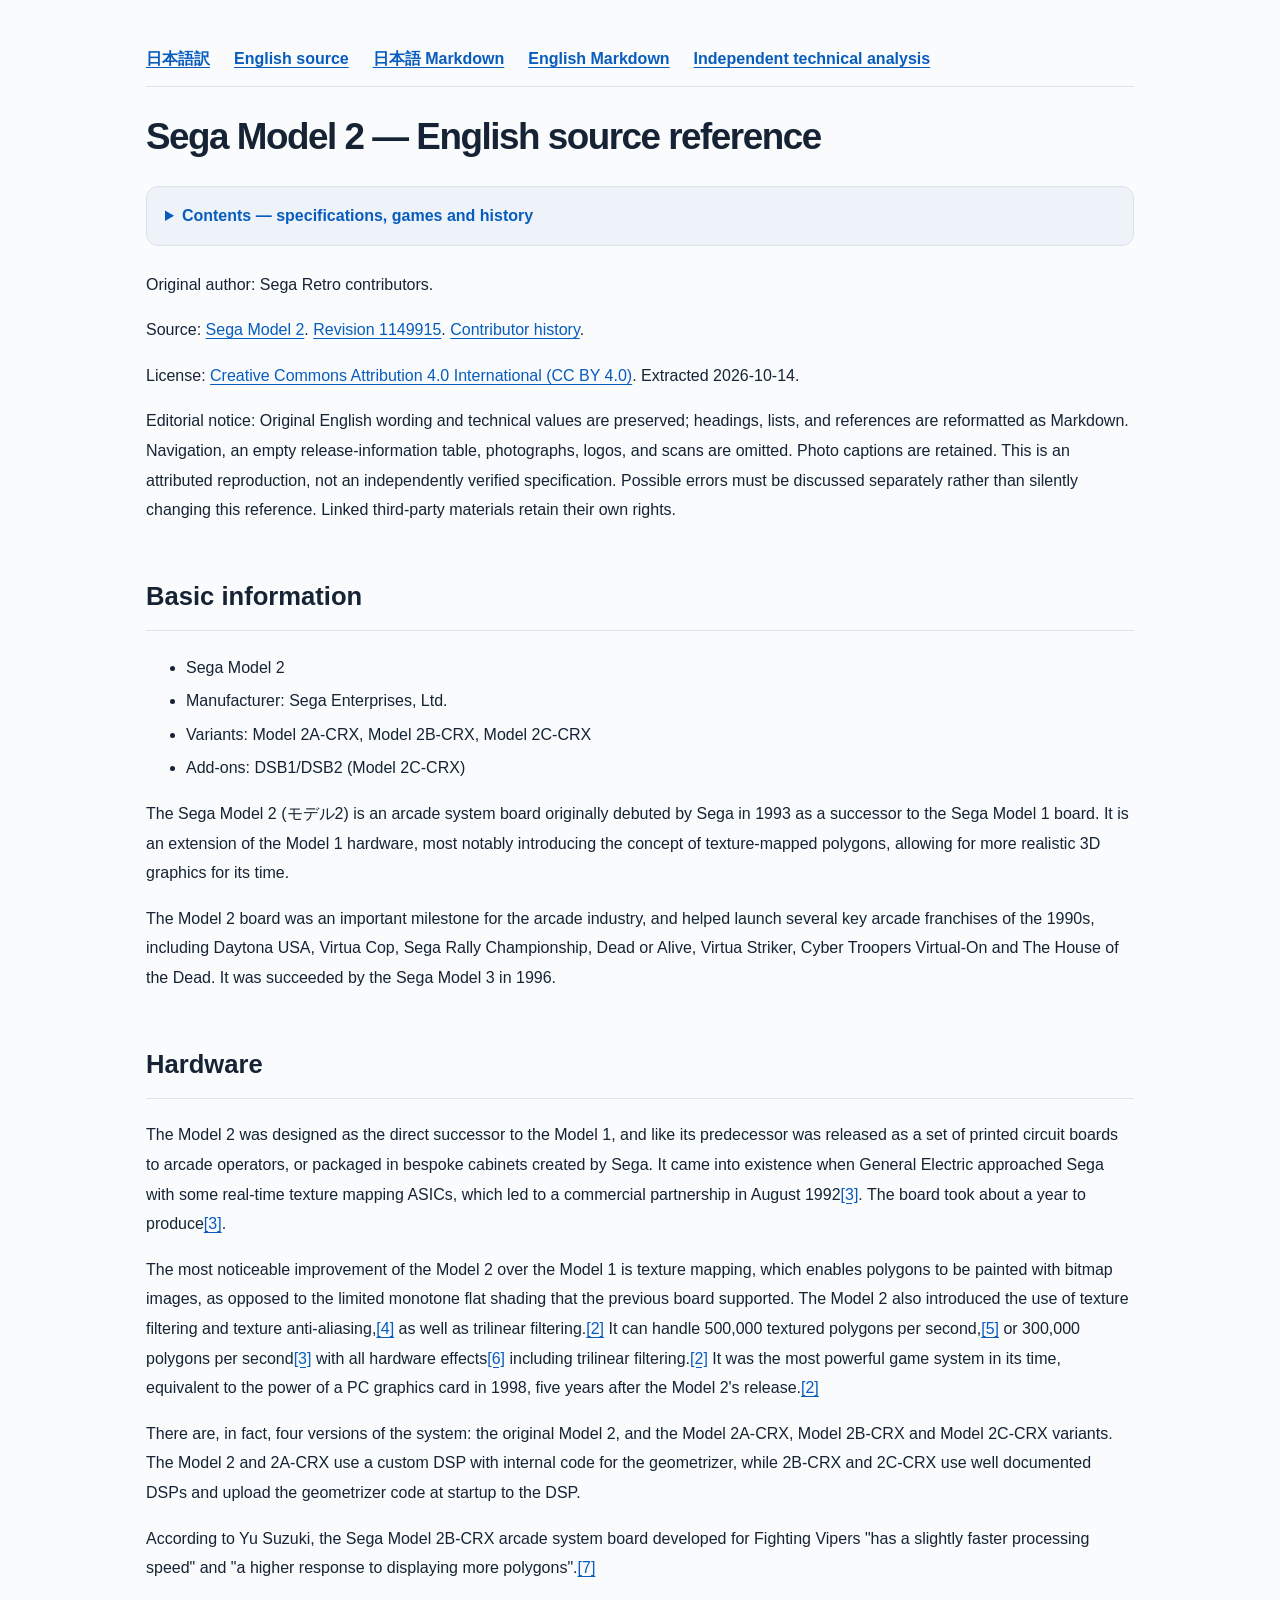
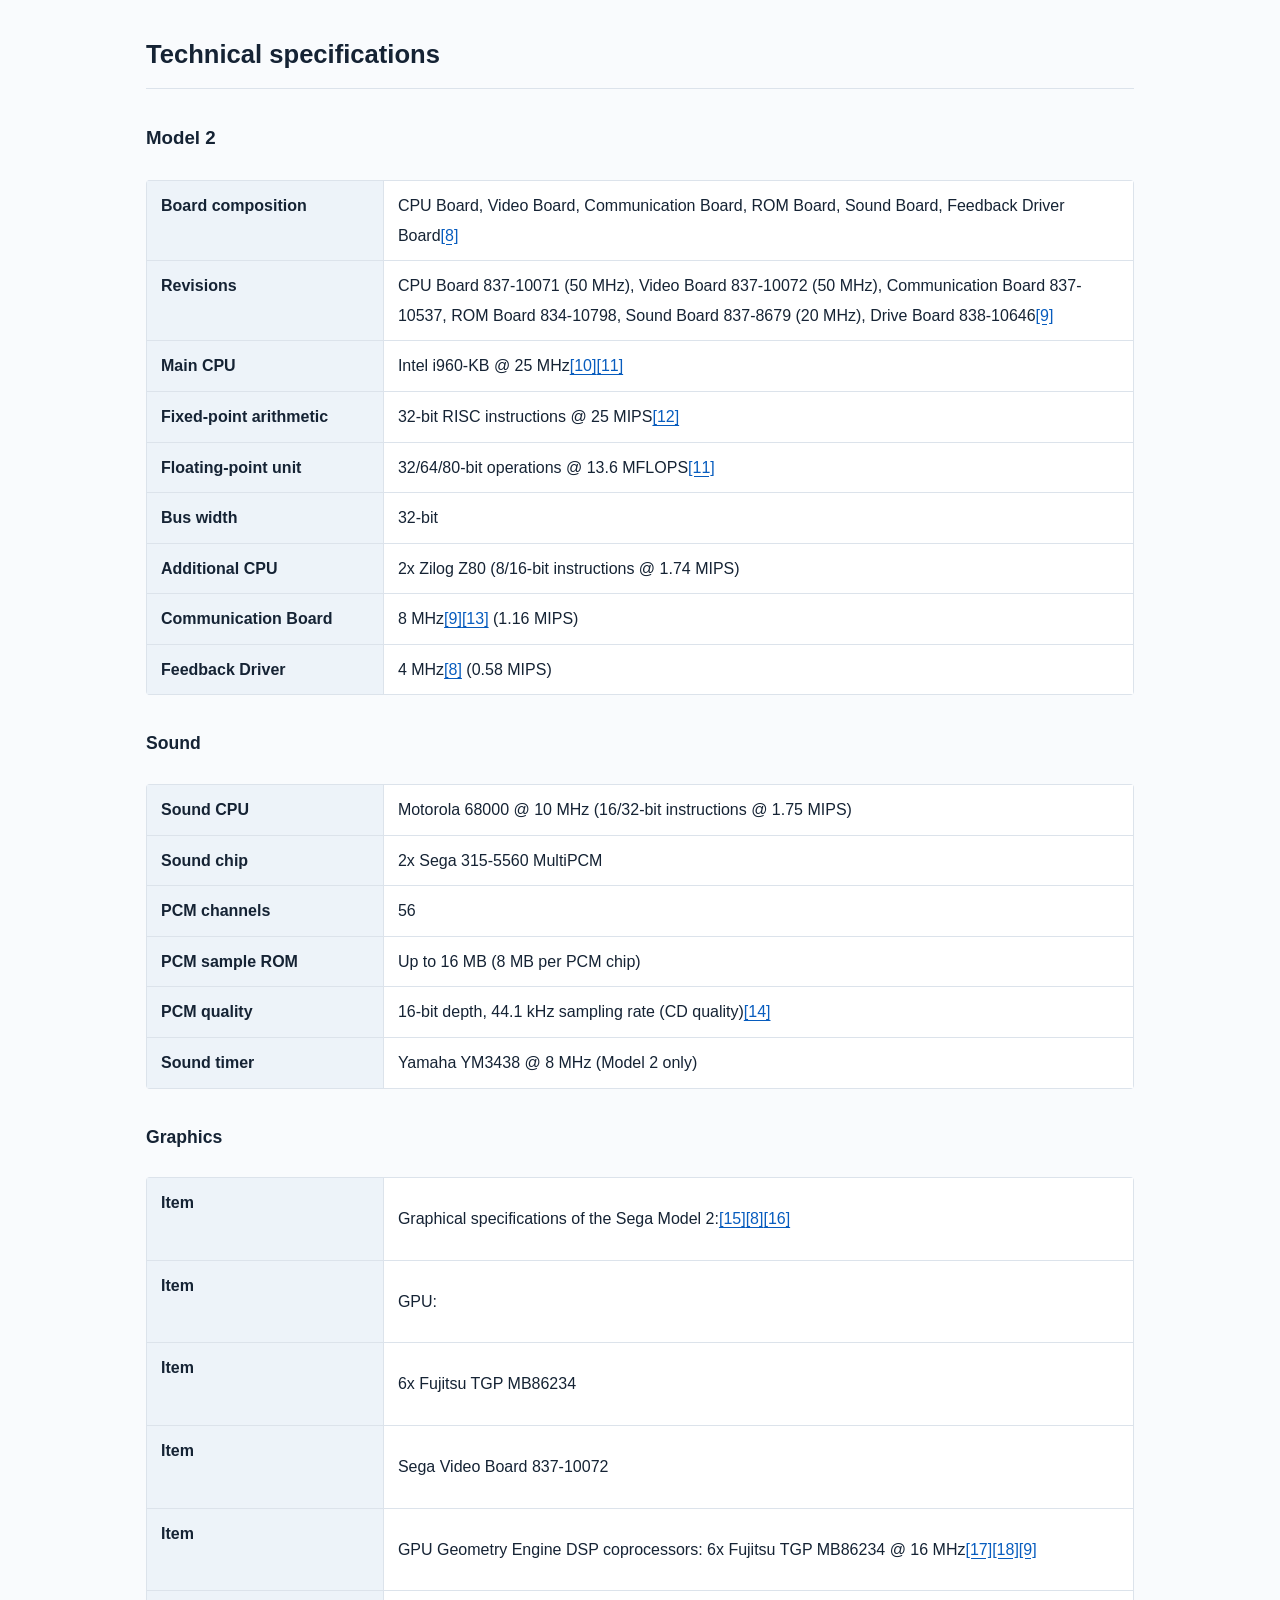
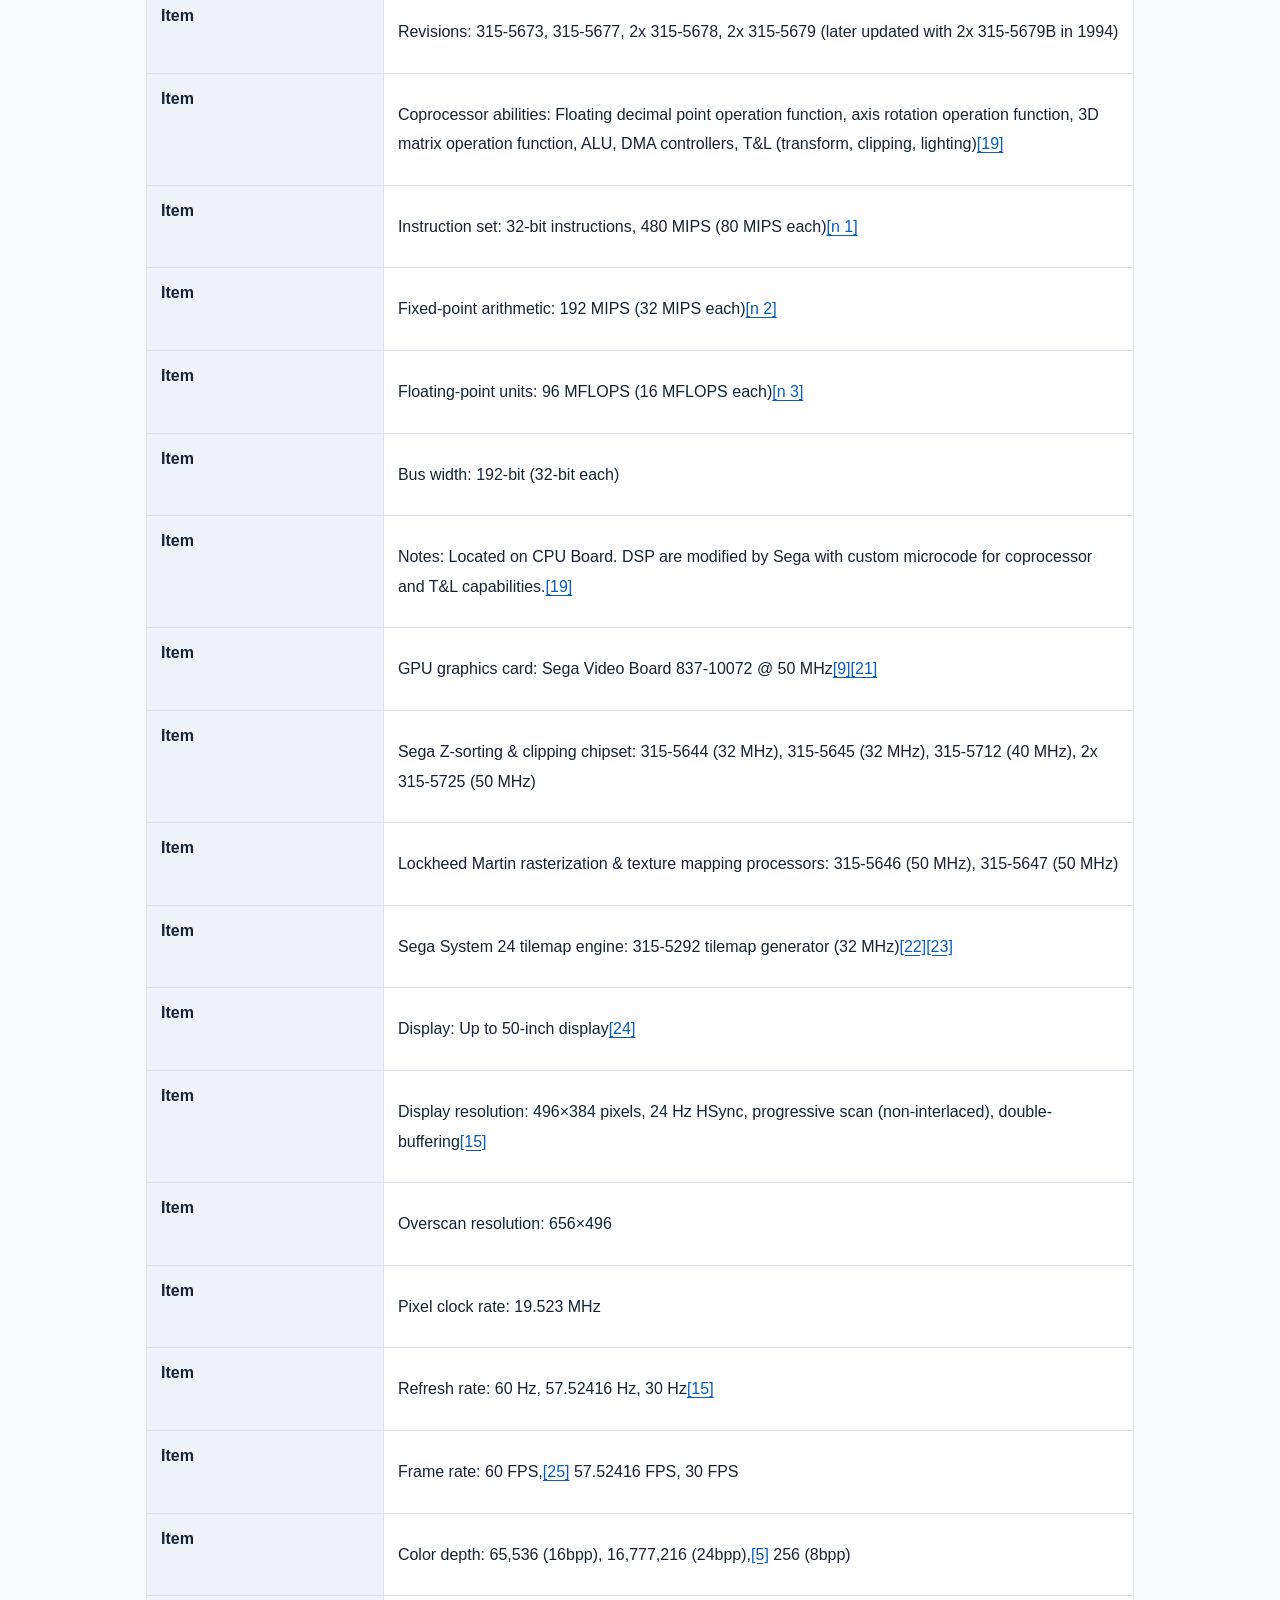
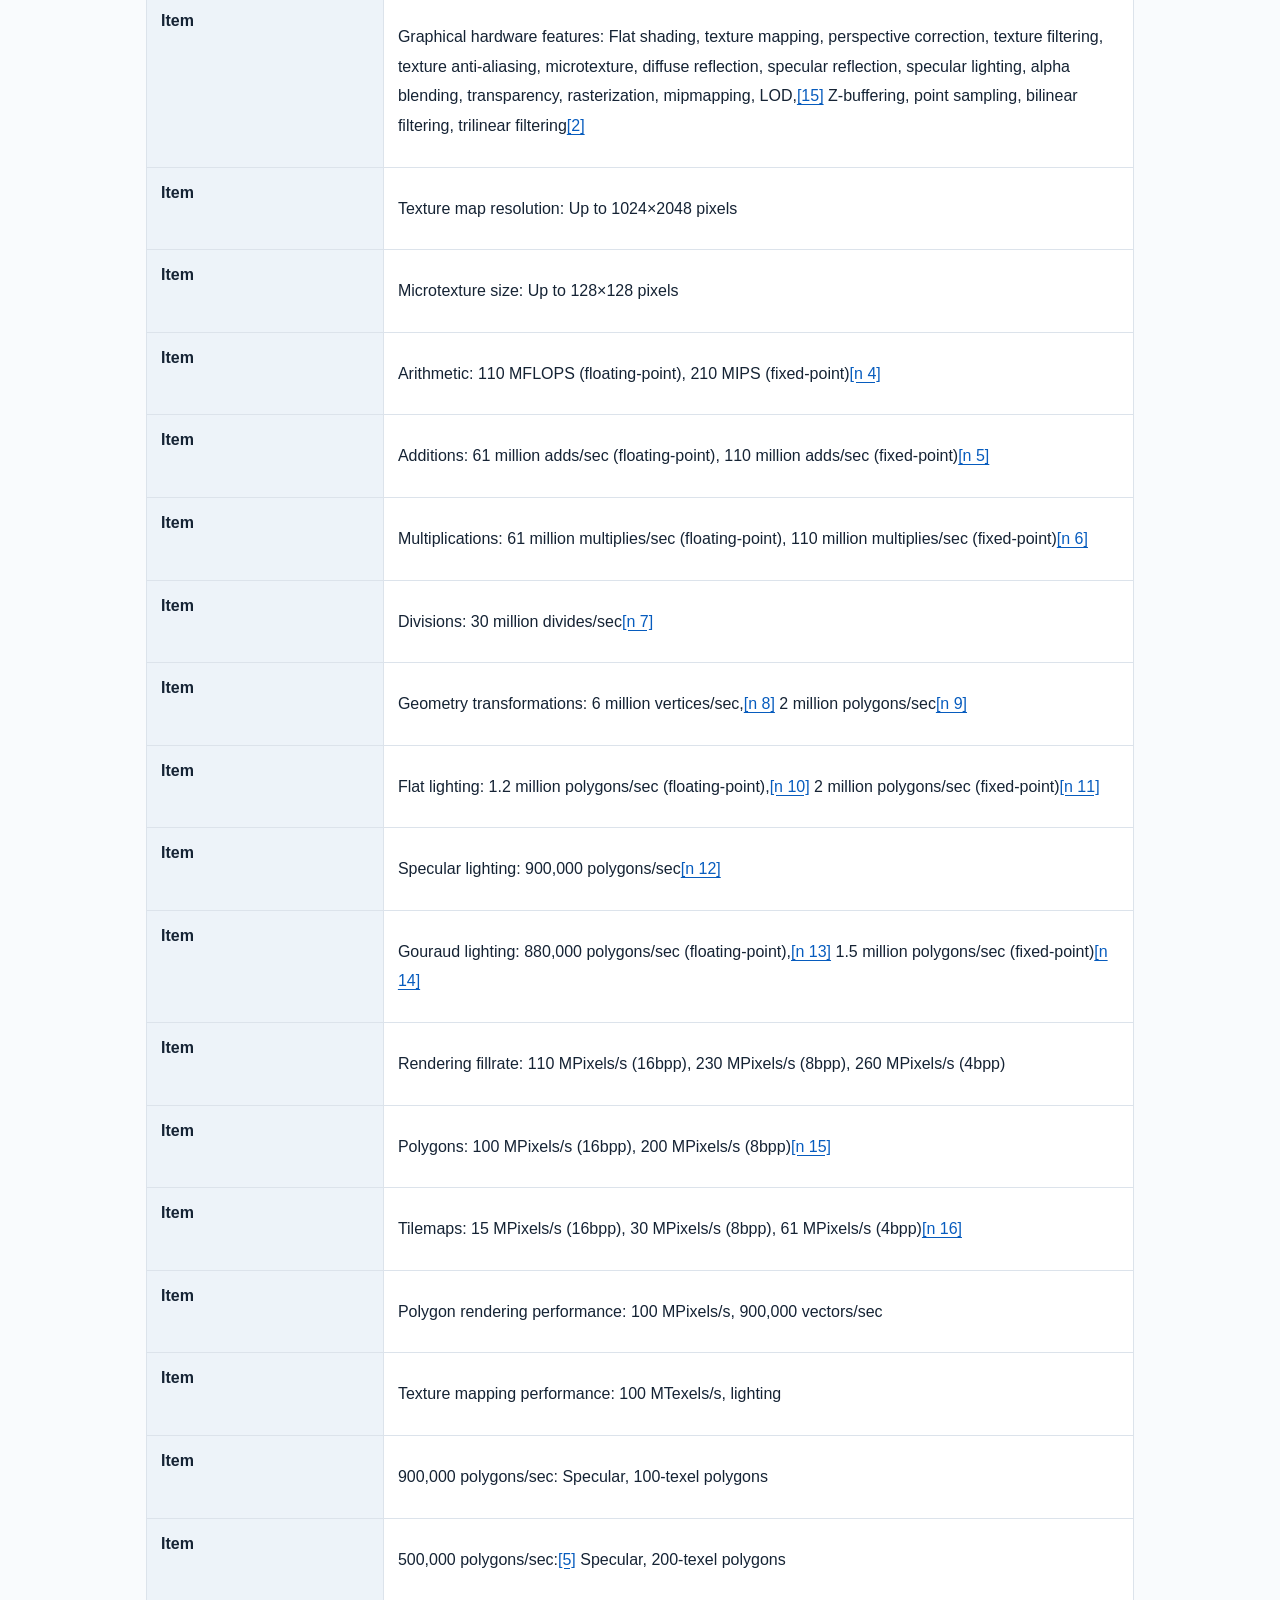
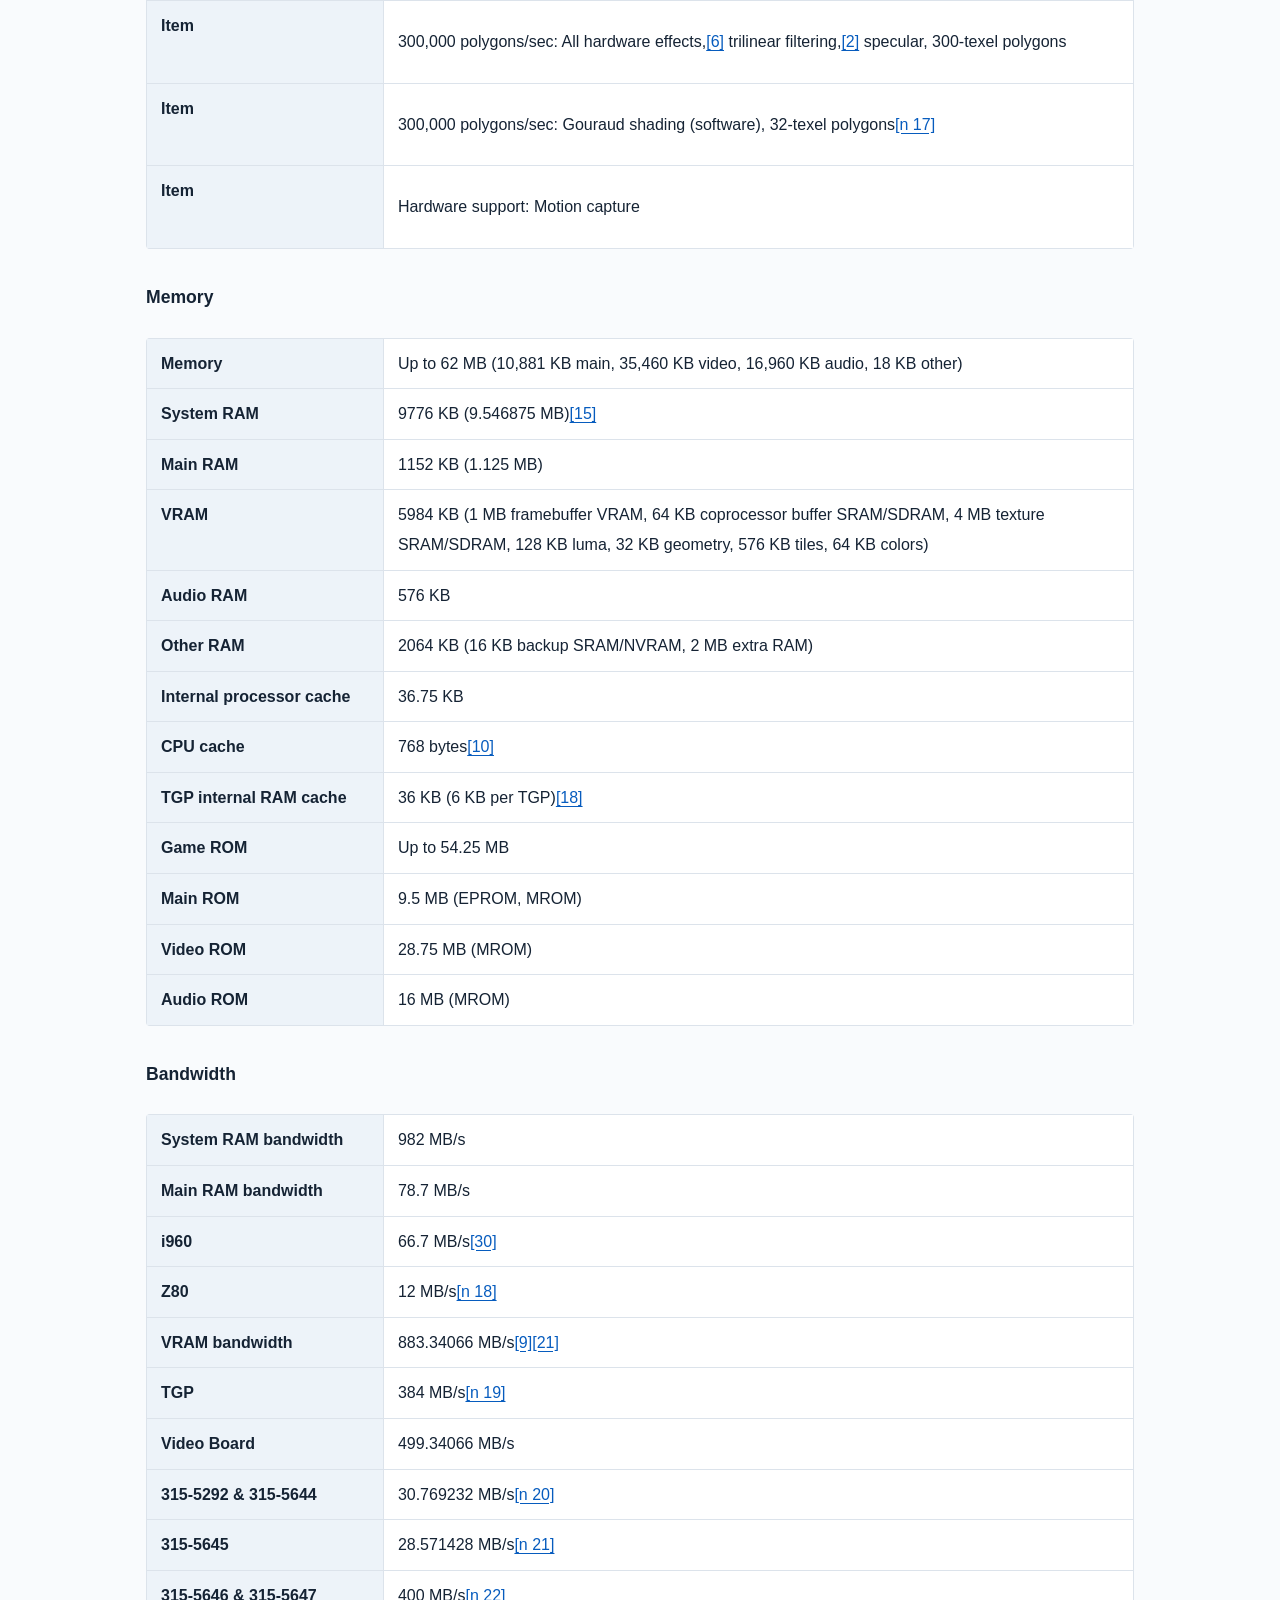
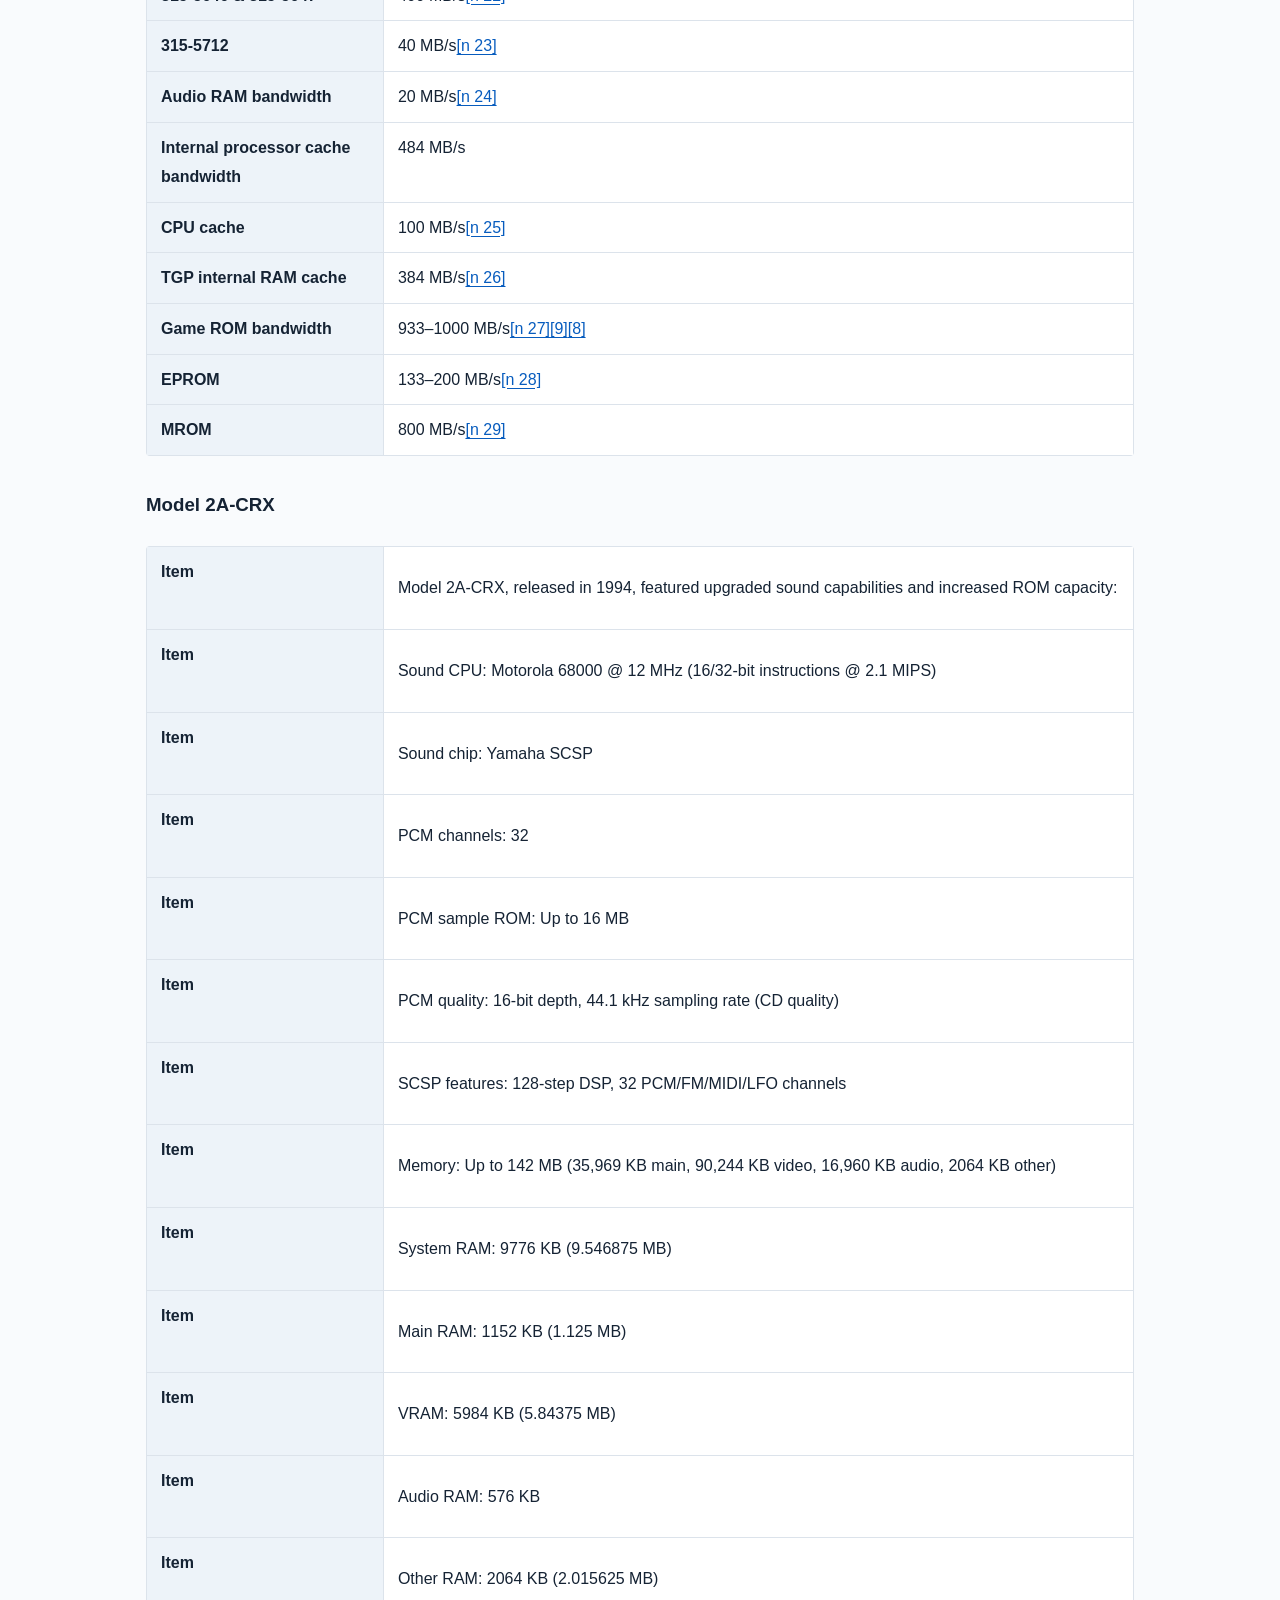
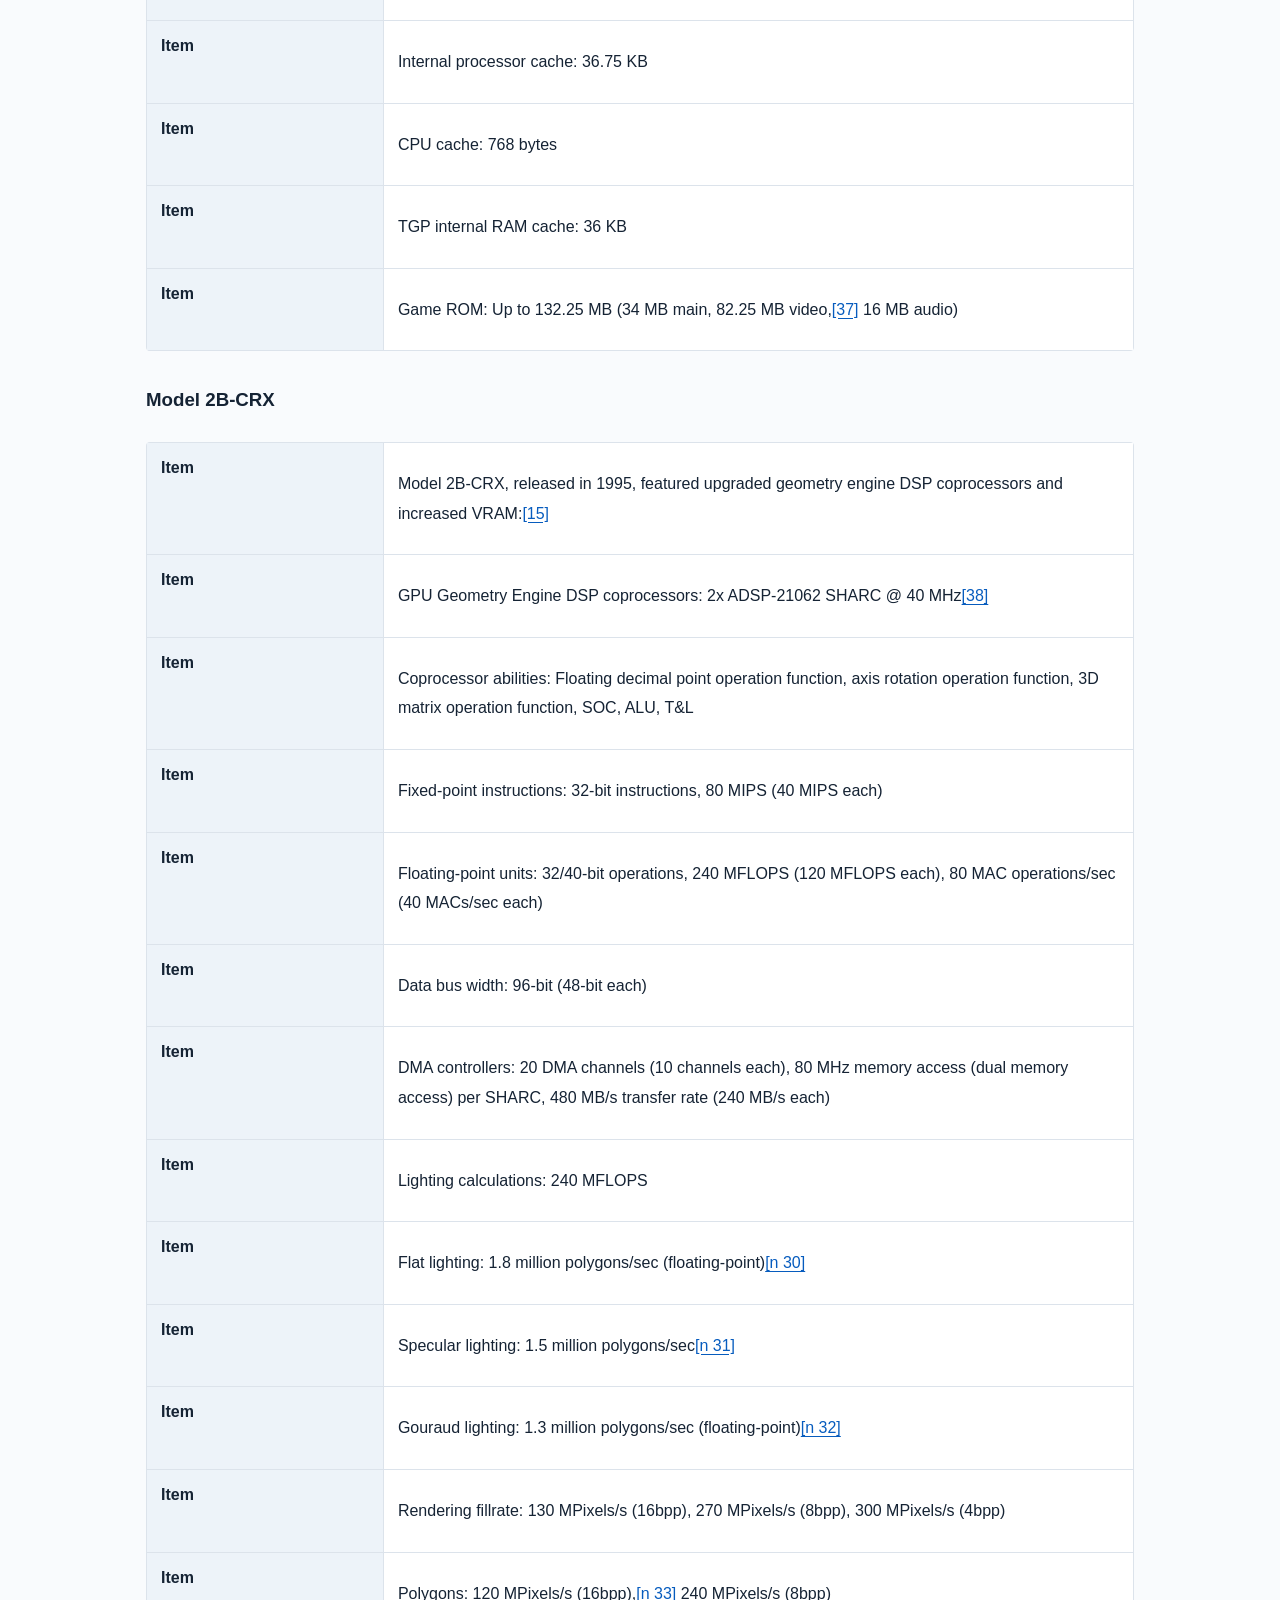
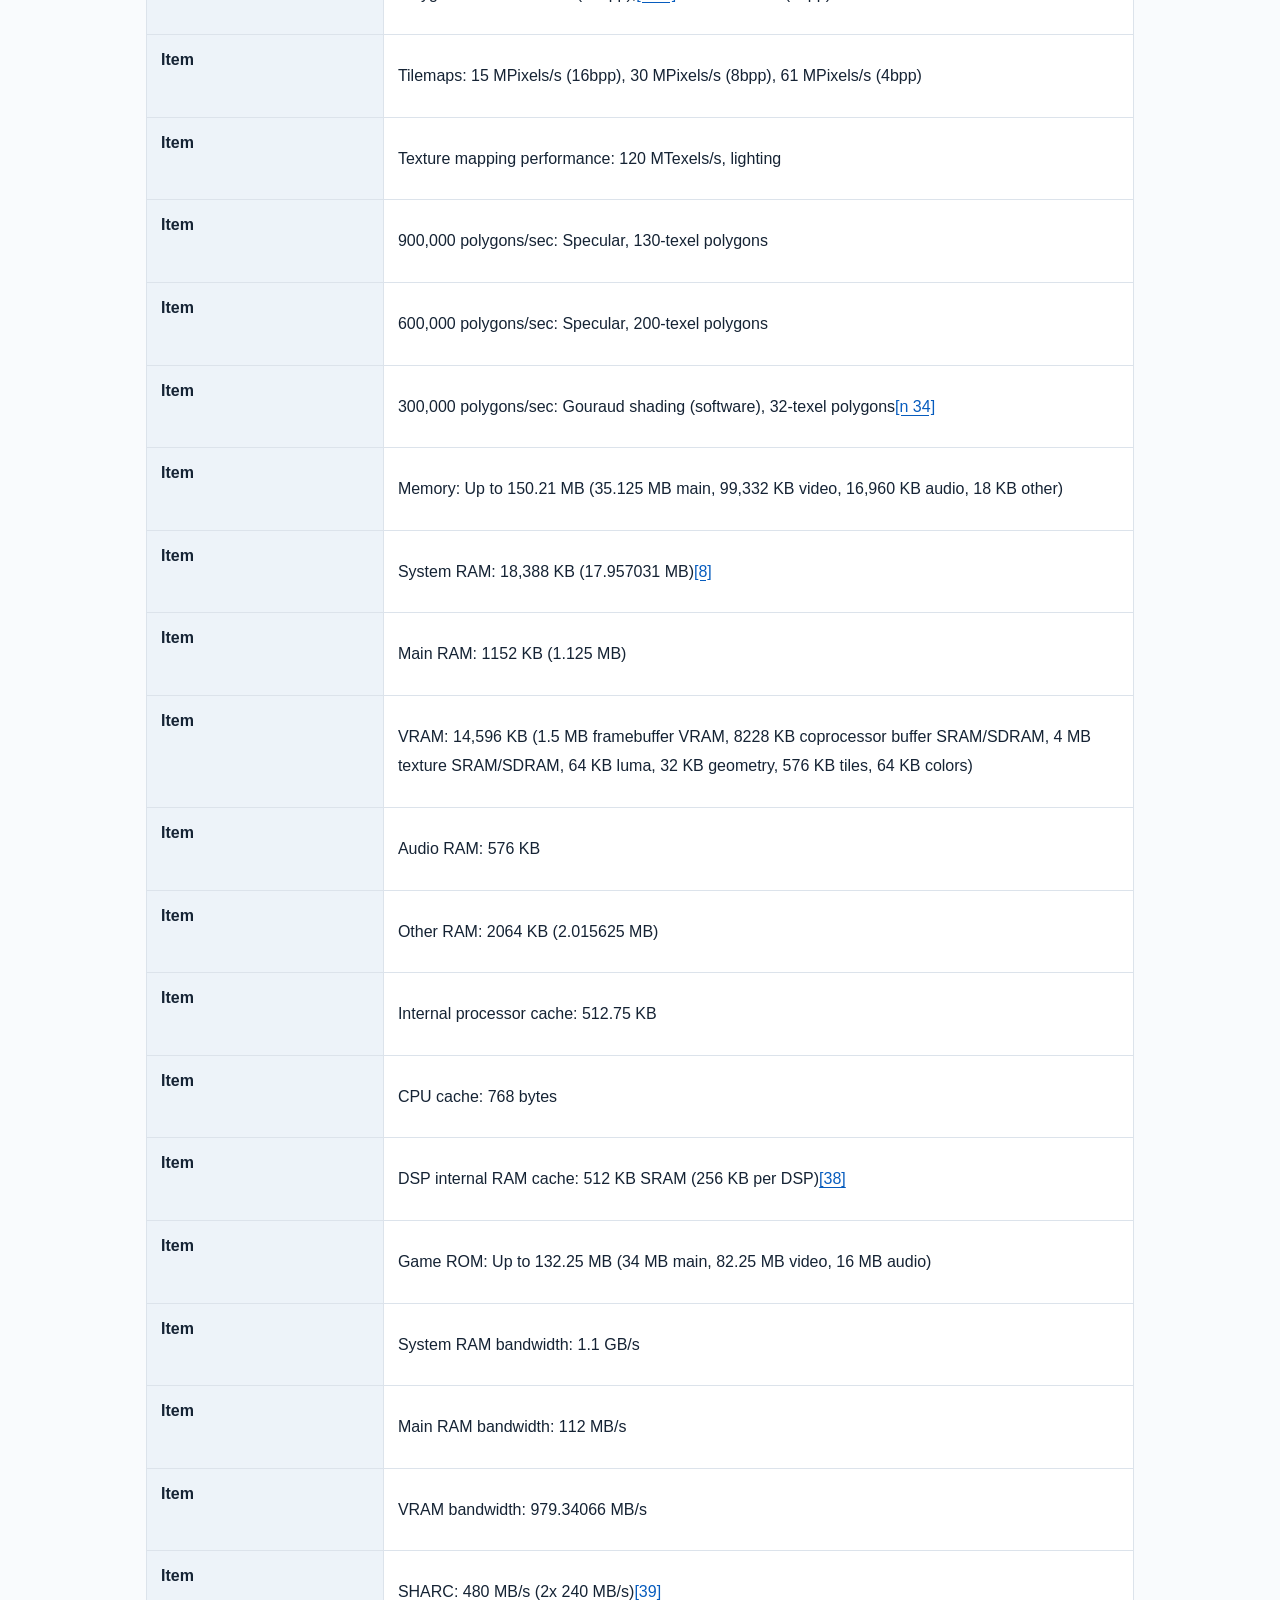
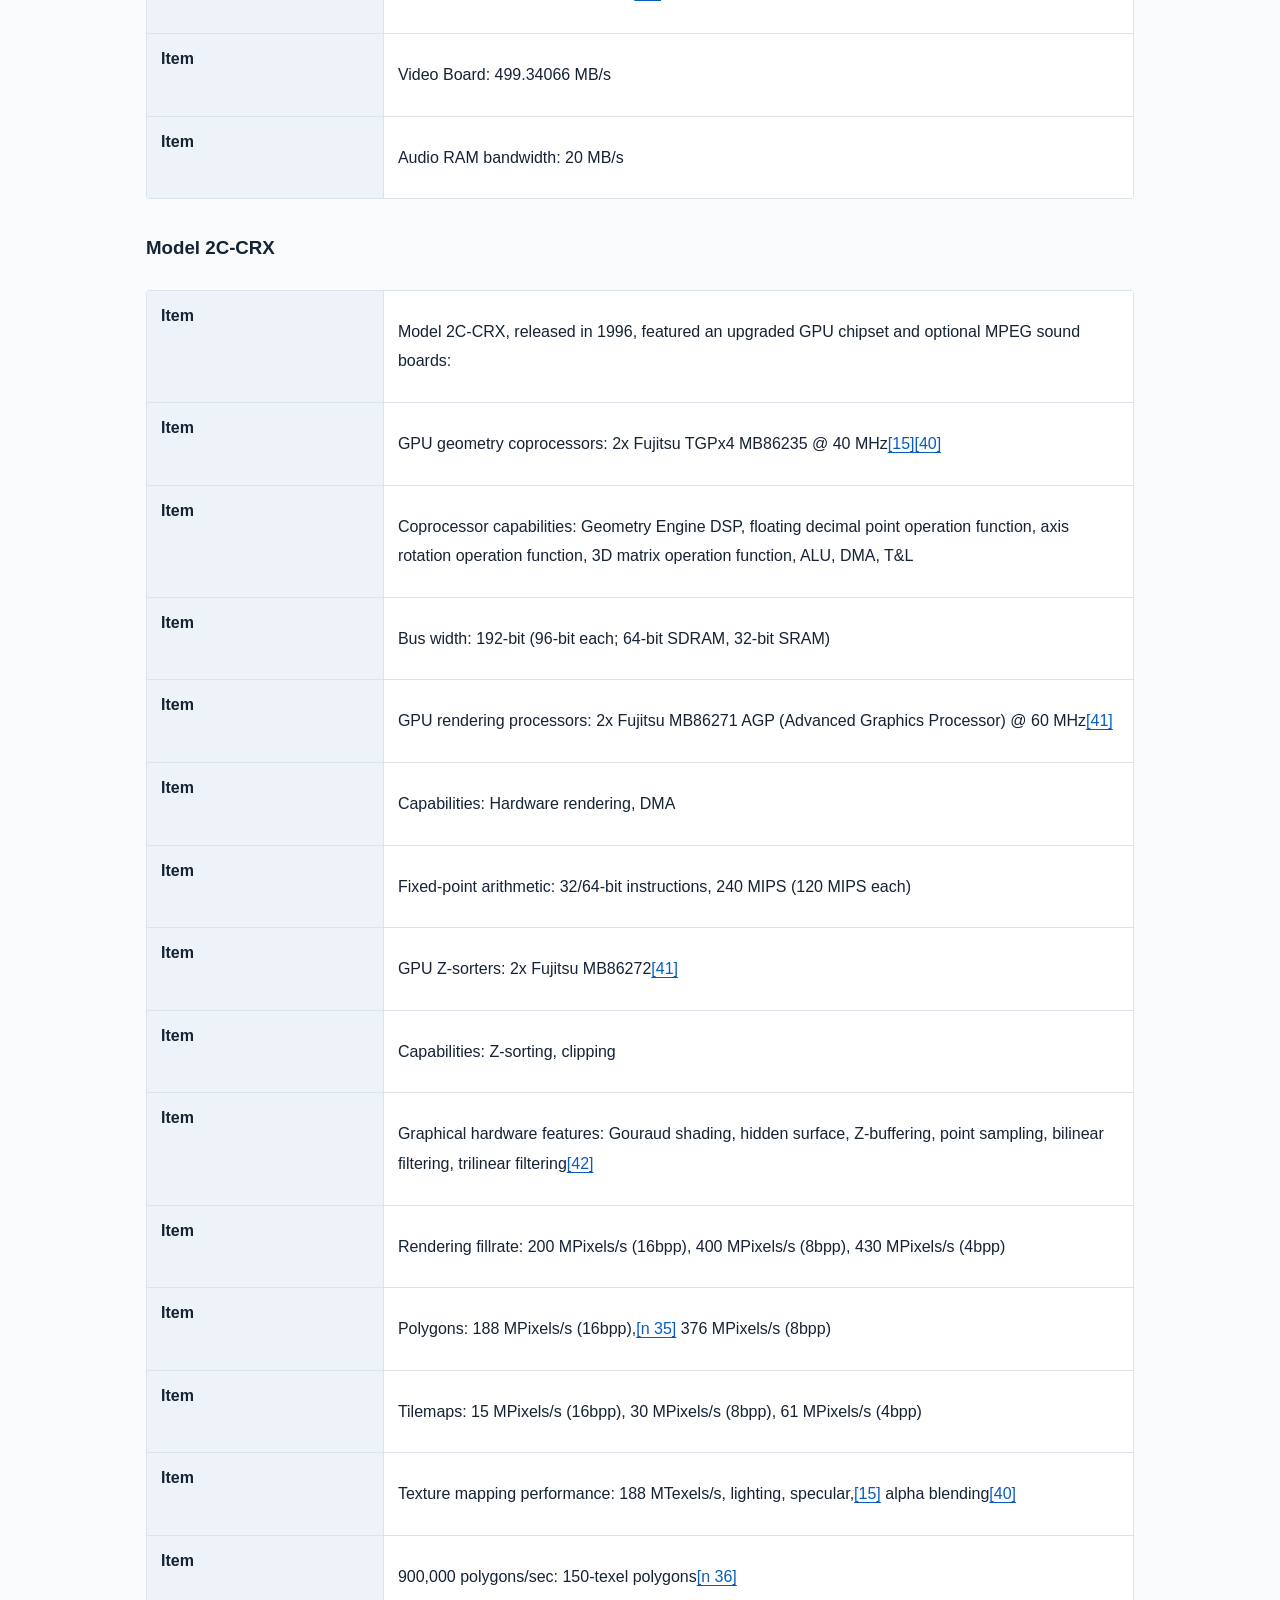
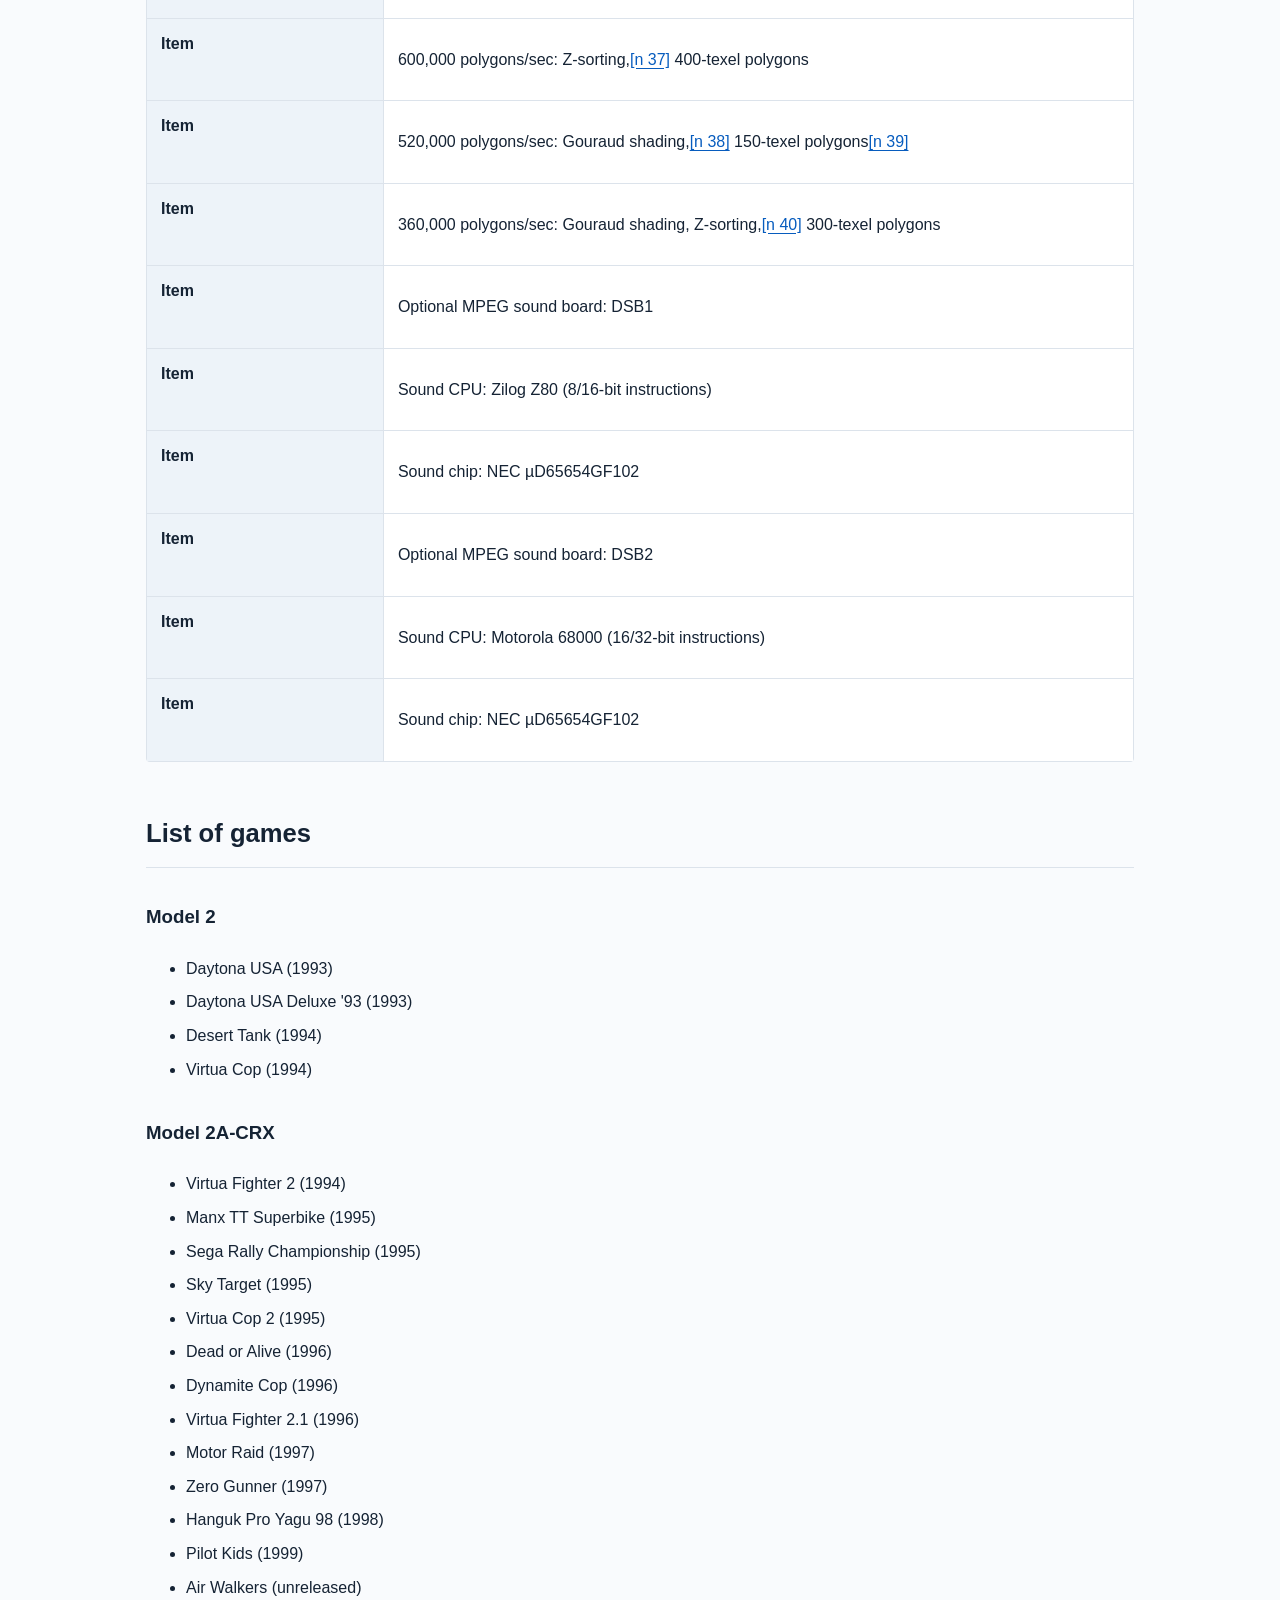
<file: en.html>
<!DOCTYPE html>

<html lang="en" xml:lang="en" xmlns="http://www.w3.org/1999/xhtml">
<head>
<meta charset="utf-8"/>
<meta content="pandoc" name="generator"/>
<meta content="width=device-width, initial-scale=1.0, user-scalable=yes" name="viewport"/>
<title>Sega Model 2 English source reference</title>
<style>
    code{white-space: pre-wrap;}
    span.smallcaps{font-variant: small-caps;}
    div.columns{display: flex; gap: min(4vw, 1.5em);}
    div.column{flex: auto; overflow-x: auto;}
    div.hanging-indent{margin-left: 1.5em; text-indent: -1.5em;}
    /* The extra [class] is a hack that increases specificity enough to
       override a similar rule in reveal.js */
    ul.task-list[class]{list-style: none;}
    ul.task-list li input[type="checkbox"] {
      font-size: inherit;
      width: 0.8em;
      margin: 0 0.8em 0.2em -1.6em;
      vertical-align: middle;
    }
    .display.math{display: block; text-align: center; margin: 0.5rem auto;}
  </style>
<link href="style.css" rel="stylesheet"/>
<meta content="Sega Retro Sega Model 2 source text, revision 1149915. CC BY 4.0." name="description"/></head>
<body><nav aria-label="Languages and downloads" class="top"><a href="index.html" lang="ja">日本語訳</a><a href="en.html" lang="en">English source</a><a download="" href="sega-model-2-ja.md">日本語 Markdown</a><a download="" href="sega-model-2-en.md">English Markdown</a><a href="analysis.html">Independent technical analysis</a></nav><main id="article">
<h1 id="sega-model-2--english-source-reference">Sega Model 2 — English
source reference</h1><details class="toc-disclosure"><summary>Contents — specifications, games and history</summary><nav id="TOC" role="doc-toc">
<ul>
<li><a href="#sega-model-2--english-source-reference" id="toc-sega-model-2--english-source-reference">Sega Model 2 — English
source reference</a>
<ul>
<li><a href="#basic-information" id="toc-basic-information">Basic
information</a></li>
<li><a href="#hardware" id="toc-hardware">Hardware</a></li>
<li><a href="#technical-specifications" id="toc-technical-specifications">Technical specifications</a>
<ul>
<li><a href="#model-2" id="toc-model-2">Model 2</a></li>
<li><a href="#model-2a-crx" id="toc-model-2a-crx">Model 2A-CRX</a></li>
<li><a href="#model-2b-crx" id="toc-model-2b-crx">Model 2B-CRX</a></li>
<li><a href="#model-2c-crx" id="toc-model-2c-crx">Model 2C-CRX</a></li>
</ul></li>
<li><a href="#list-of-games" id="toc-list-of-games">List of games</a>
<ul>
<li><a href="#model-2-1" id="toc-model-2-1">Model 2</a></li>
<li><a href="#model-2a-crx-1" id="toc-model-2a-crx-1">Model
2A-CRX</a></li>
<li><a href="#model-2b-crx-1" id="toc-model-2b-crx-1">Model
2B-CRX</a></li>
<li><a href="#model-2c-crx-1" id="toc-model-2c-crx-1">Model
2C-CRX</a></li>
<li><a href="#other" id="toc-other">Other</a></li>
</ul></li>
<li><a href="#history" id="toc-history">History</a></li>
<li><a href="#production-credits" id="toc-production-credits">Production
credits</a></li>
<li><a href="#magazine-articles" id="toc-magazine-articles">Magazine
articles</a></li>
<li><a href="#photo-gallery" id="toc-photo-gallery">Photo
gallery</a></li>
<li><a href="#notes" id="toc-notes">Notes</a></li>
<li><a href="#references" id="toc-references">References</a></li>
</ul></li>
</ul>
</nav></details>
<p>Original author: Sega Retro contributors.</p>
<p>Source: <a href="https://segaretro.org/Sega_Model_2">Sega Model
2</a>. <a href="https://segaretro.org/index.php?title=Sega_Model_2&amp;oldid=1149915">Revision
1149915</a>. <a href="https://segaretro.org/index.php?title=Sega_Model_2&amp;action=history">Contributor
history</a>.</p>
<p>License: <a href="https://creativecommons.org/licenses/by/4.0/">Creative Commons
Attribution 4.0 International (CC BY 4.0)</a>. Extracted 2026-10-14.</p>
<p>Editorial notice: Original English wording and technical values are
preserved; headings, lists, and references are reformatted as Markdown.
Navigation, an empty release-information table, photographs, logos, and
scans are omitted. Photo captions are retained. This is an attributed
reproduction, not an independently verified specification. Possible
errors must be discussed separately rather than silently changing this
reference. Linked third-party materials retain their own rights.</p>
<h2 id="basic-information">Basic information</h2>
<ul>
<li>Sega Model 2</li>
<li>Manufacturer: Sega Enterprises, Ltd.</li>
<li>Variants: Model 2A-CRX, Model 2B-CRX, Model 2C-CRX</li>
<li>Add-ons: DSB1/DSB2 (Model 2C-CRX)</li>
</ul>
<p>The Sega Model 2 (モデル2) is an arcade system board originally
debuted by Sega in 1993 as a successor to the Sega Model 1 board. It is
an extension of the Model 1 hardware, most notably introducing the
concept of texture-mapped polygons, allowing for more realistic 3D
graphics for its time.</p>
<p>The Model 2 board was an important milestone for the arcade industry,
and helped launch several key arcade franchises of the 1990s, including
Daytona USA, Virtua Cop, Sega Rally Championship, Dead or Alive, Virtua
Striker, Cyber Troopers Virtual-On and The House of the Dead. It was
succeeded by the Sega Model 3 in 1996.</p>
<h2 id="hardware">Hardware</h2>
<p>The Model 2 was designed as the direct successor to the Model 1, and
like its predecessor was released as a set of printed circuit boards to
arcade operators, or packaged in bespoke cabinets created by Sega. It
came into existence when General Electric approached Sega with some
real-time texture mapping ASICs, which led to a commercial partnership
in August 1992<a href="#ref-3">[3]</a>. The board took about a year to
produce<a href="#ref-3">[3]</a>.</p>
<p>The most noticeable improvement of the Model 2 over the Model 1 is
texture mapping, which enables polygons to be painted with bitmap
images, as opposed to the limited monotone flat shading that the
previous board supported. The Model 2 also introduced the use of texture
filtering and texture anti-aliasing,<a href="#ref-4">[4]</a> as well as
trilinear filtering.<a href="#ref-2">[2]</a> It can handle 500,000
textured polygons per second,<a href="#ref-5">[5]</a> or 300,000
polygons per second<a href="#ref-3">[3]</a> with all hardware effects<a href="#ref-6">[6]</a> including trilinear filtering.<a href="#ref-2">[2]</a> It was the most powerful game system in its time,
equivalent to the power of a PC graphics card in 1998, five years after
the Model 2's release.<a href="#ref-2">[2]</a></p>
<p>There are, in fact, four versions of the system: the original Model
2, and the Model 2A-CRX, Model 2B-CRX and Model 2C-CRX variants. The
Model 2 and 2A-CRX use a custom DSP with internal code for the
geometrizer, while 2B-CRX and 2C-CRX use well documented DSPs and upload
the geometrizer code at startup to the DSP.</p>
<p>According to Yu Suzuki, the Sega Model 2B-CRX arcade system board
developed for Fighting Vipers "has a slightly faster processing speed"
and "a higher response to displaying more polygons".<a href="#ref-7">[7]</a></p>
<h2 id="technical-specifications">Technical specifications</h2>
<h3 id="model-2">Model 2</h3>
<div aria-label="Scrollable table" class="table-scroll" role="region" tabindex="0"><table class="spec-table"><tr><th scope="row">Board composition</th><td>CPU Board, Video Board, Communication Board, ROM
Board, Sound Board, Feedback Driver Board<a href="#ref-8">[8]</a></td></tr><tr><th scope="row">Revisions</th><td>CPU Board 837-10071 (50 MHz), Video Board 837-10072
(50 MHz), Communication Board 837-10537, ROM Board 834-10798, Sound
Board 837-8679 (20 MHz), Drive Board 838-10646<a href="#ref-9">[9]</a></td></tr><tr><th scope="row">Main CPU</th><td>Intel i960-KB @ 25 MHz<a href="#ref-10">[10]</a><a href="#ref-11">[11]</a></td></tr><tr><th scope="row">Fixed-point arithmetic</th><td>32‑bit RISC instructions @ 25 MIPS<a href="#ref-12">[12]</a></td></tr><tr><th scope="row">Floating-point unit</th><td>32/64/80‑bit operations @ 13.6 MFLOPS<a href="#ref-11">[11]</a></td></tr><tr><th scope="row">Bus width</th><td>32‑bit</td></tr><tr><th scope="row">Additional CPU</th><td>2x Zilog Z80 (8/16‑bit instructions @
1.74 MIPS)</td></tr><tr><th scope="row">Communication Board</th><td>8 MHz<a href="#ref-9">[9]</a><a href="#ref-13">[13]</a> (1.16 MIPS)</td></tr><tr><th scope="row">Feedback Driver</th><td>4 MHz<a href="#ref-8">[8]</a> (0.58 MIPS)</td></tr></table></div>
<h4 id="sound">Sound</h4>
<div aria-label="Scrollable table" class="table-scroll" role="region" tabindex="0"><table class="spec-table"><tr><th scope="row">Sound CPU</th><td>Motorola 68000 @ 10 MHz (16/32‑bit instructions @
1.75 MIPS)</td></tr><tr><th scope="row">Sound chip</th><td>2x Sega 315‑5560 MultiPCM</td></tr><tr><th scope="row">PCM channels</th><td>56</td></tr><tr><th scope="row">PCM sample ROM</th><td>Up to 16 MB (8 MB per PCM chip)</td></tr><tr><th scope="row">PCM quality</th><td>16‑bit depth, 44.1 kHz sampling rate (CD quality)<a href="#ref-14">[14]</a></td></tr><tr><th scope="row">Sound timer</th><td>Yamaha YM3438 @ 8 MHz (Model 2 only)</td></tr></table></div>
<h4 id="graphics">Graphics</h4>
<div aria-label="Scrollable table" class="table-scroll" role="region" tabindex="0"><table class="spec-table"><tr><th scope="row">Item</th><td><p>Graphical specifications of the Sega Model 2:<a href="#ref-15">[15]</a><a href="#ref-8">[8]</a><a href="#ref-16">[16]</a></p></td></tr><tr><th scope="row">Item</th><td><p>GPU:</p></td></tr><tr><th scope="row">Item</th><td><p>6x Fujitsu TGP MB86234</p></td></tr><tr><th scope="row">Item</th><td><p>Sega Video Board 837-10072</p></td></tr><tr><th scope="row">Item</th><td><p>GPU Geometry Engine DSP coprocessors: 6x Fujitsu TGP MB86234 @
16 MHz<a href="#ref-17">[17]</a><a href="#ref-18">[18]</a><a href="#ref-9">[9]</a></p></td></tr><tr><th scope="row">Item</th><td><p>Revisions: 315‑5673, 315‑5677, 2x 315‑5678, 2x 315‑5679 (later
updated with 2x 315‑5679B in 1994)</p></td></tr><tr><th scope="row">Item</th><td><p>Coprocessor abilities: Floating decimal point operation function,
axis rotation operation function, 3D matrix operation function, ALU, DMA
controllers, T&amp;L (transform, clipping, lighting)<a href="#ref-19">[19]</a></p></td></tr><tr><th scope="row">Item</th><td><p>Instruction set: 32‑bit instructions, 480 MIPS (80 MIPS each)<a href="#note-1">[n 1]</a></p></td></tr><tr><th scope="row">Item</th><td><p>Fixed-point arithmetic: 192 MIPS (32 MIPS each)<a href="#note-2">[n 2]</a></p></td></tr><tr><th scope="row">Item</th><td><p>Floating-point units: 96 MFLOPS (16 MFLOPS each)<a href="#note-3">[n 3]</a></p></td></tr><tr><th scope="row">Item</th><td><p>Bus width: 192‑bit (32‑bit each)</p></td></tr><tr><th scope="row">Item</th><td><p>Notes: Located on CPU Board. DSP are modified by Sega with custom
microcode for coprocessor and T&amp;L capabilities.<a href="#ref-19">[19]</a></p></td></tr><tr><th scope="row">Item</th><td><p>GPU graphics card: Sega Video Board 837-10072 @ 50 MHz<a href="#ref-9">[9]</a><a href="#ref-21">[21]</a></p></td></tr><tr><th scope="row">Item</th><td><p>Sega Z-sorting &amp; clipping chipset: 315‑5644 (32 MHz),
315‑5645 (32 MHz), 315‑5712 (40 MHz), 2x 315‑5725 (50 MHz)</p></td></tr><tr><th scope="row">Item</th><td><p>Lockheed Martin rasterization &amp; texture mapping processors:
315‑5646 (50 MHz), 315‑5647 (50 MHz)</p></td></tr><tr><th scope="row">Item</th><td><p>Sega System 24 tilemap engine: 315‑5292 tilemap generator
(32 MHz)<a href="#ref-22">[22]</a><a href="#ref-23">[23]</a></p></td></tr><tr><th scope="row">Item</th><td><p>Display: Up to 50-inch display<a href="#ref-24">[24]</a></p></td></tr><tr><th scope="row">Item</th><td><p>Display resolution: 496×384 pixels, 24 Hz HSync, progressive scan
(non-interlaced), double-buffering<a href="#ref-15">[15]</a></p></td></tr><tr><th scope="row">Item</th><td><p>Overscan resolution: 656×496</p></td></tr><tr><th scope="row">Item</th><td><p>Pixel clock rate: 19.523 MHz</p></td></tr><tr><th scope="row">Item</th><td><p>Refresh rate: 60 Hz, 57.52416 Hz, 30 Hz<a href="#ref-15">[15]</a></p></td></tr><tr><th scope="row">Item</th><td><p>Frame rate: 60 FPS,<a href="#ref-25">[25]</a> 57.52416 FPS,
30 FPS</p></td></tr><tr><th scope="row">Item</th><td><p>Color depth: 65,536 (16bpp), 16,777,216 (24bpp),<a href="#ref-5">[5]</a> 256 (8bpp)</p></td></tr><tr><th scope="row">Item</th><td><p>Graphical hardware features: Flat shading, texture mapping,
perspective correction, texture filtering, texture anti-aliasing,
microtexture, diffuse reflection, specular reflection, specular
lighting, alpha blending, transparency, rasterization, mipmapping,
LOD,<a href="#ref-15">[15]</a> Z-buffering, point sampling, bilinear
filtering, trilinear filtering<a href="#ref-2">[2]</a></p></td></tr><tr><th scope="row">Item</th><td><p>Texture map resolution: Up to 1024×2048 pixels</p></td></tr><tr><th scope="row">Item</th><td><p>Microtexture size: Up to 128×128 pixels</p></td></tr><tr><th scope="row">Item</th><td><p>Arithmetic: 110 MFLOPS (floating-point), 210 MIPS (fixed-point)<a href="#note-4">[n 4]</a></p></td></tr><tr><th scope="row">Item</th><td><p>Additions: 61 million adds/sec (floating-point), 110 million
adds/sec (fixed-point)<a href="#note-5">[n 5]</a></p></td></tr><tr><th scope="row">Item</th><td><p>Multiplications: 61 million multiplies/sec (floating-point), 110
million multiplies/sec (fixed-point)<a href="#note-6">[n 6]</a></p></td></tr><tr><th scope="row">Item</th><td><p>Divisions: 30 million divides/sec<a href="#note-7">[n
7]</a></p></td></tr><tr><th scope="row">Item</th><td><p>Geometry transformations: 6 million vertices/sec,<a href="#note-8">[n 8]</a> 2 million polygons/sec<a href="#note-9">[n
9]</a></p></td></tr><tr><th scope="row">Item</th><td><p>Flat lighting: 1.2 million polygons/sec (floating-point),<a href="#note-10">[n 10]</a> 2 million polygons/sec (fixed-point)<a href="#note-11">[n 11]</a></p></td></tr><tr><th scope="row">Item</th><td><p>Specular lighting: 900,000 polygons/sec<a href="#note-12">[n
12]</a></p></td></tr><tr><th scope="row">Item</th><td><p>Gouraud lighting: 880,000 polygons/sec (floating-point),<a href="#note-13">[n 13]</a> 1.5 million polygons/sec (fixed-point)<a href="#note-14">[n 14]</a></p></td></tr><tr><th scope="row">Item</th><td><p>Rendering fillrate: 110 MPixels/s (16bpp), 230 MPixels/s (8bpp),
260 MPixels/s (4bpp)</p></td></tr><tr><th scope="row">Item</th><td><p>Polygons: 100 MPixels/s (16bpp), 200 MPixels/s (8bpp)<a href="#note-15">[n 15]</a></p></td></tr><tr><th scope="row">Item</th><td><p>Tilemaps: 15 MPixels/s (16bpp), 30 MPixels/s (8bpp), 61 MPixels/s
(4bpp)<a href="#note-16">[n 16]</a></p></td></tr><tr><th scope="row">Item</th><td><p>Polygon rendering performance: 100 MPixels/s, 900,000
vectors/sec</p></td></tr><tr><th scope="row">Item</th><td><p>Texture mapping performance: 100 MTexels/s, lighting</p></td></tr><tr><th scope="row">Item</th><td><p>900,000 polygons/sec: Specular, 100-texel polygons</p></td></tr><tr><th scope="row">Item</th><td><p>500,000 polygons/sec:<a href="#ref-5">[5]</a> Specular, 200-texel
polygons</p></td></tr><tr><th scope="row">Item</th><td><p>300,000 polygons/sec: All hardware effects,<a href="#ref-6">[6]</a> trilinear filtering,<a href="#ref-2">[2]</a>
specular, 300-texel polygons</p></td></tr><tr><th scope="row">Item</th><td><p>300,000 polygons/sec: Gouraud shading (software), 32-texel
polygons<a href="#note-17">[n 17]</a></p></td></tr><tr><th scope="row">Item</th><td><p>Hardware support: Motion capture</p></td></tr></table></div>
<h4 id="memory">Memory</h4>
<div aria-label="Scrollable table" class="table-scroll" role="region" tabindex="0"><table class="spec-table"><tr><th scope="row">Memory</th><td>Up to 62 MB (10,881 KB main, 35,460 KB video, 16,960 KB
audio, 18 KB other)</td></tr><tr><th scope="row">System RAM</th><td>9776 KB (9.546875 MB)<a href="#ref-15">[15]</a></td></tr><tr><th scope="row">Main RAM</th><td>1152 KB (1.125 MB)</td></tr><tr><th scope="row">VRAM</th><td>5984 KB (1 MB framebuffer VRAM, 64 KB coprocessor buffer
SRAM/SDRAM, 4 MB texture SRAM/SDRAM, 128 KB luma, 32 KB geometry, 576 KB
tiles, 64 KB colors)</td></tr><tr><th scope="row">Audio RAM</th><td>576 KB</td></tr><tr><th scope="row">Other RAM</th><td>2064 KB (16 KB backup SRAM/NVRAM, 2 MB extra RAM)</td></tr><tr><th scope="row">Internal processor cache</th><td>36.75 KB</td></tr><tr><th scope="row">CPU cache</th><td>768 bytes<a href="#ref-10">[10]</a></td></tr><tr><th scope="row">TGP internal RAM cache</th><td>36 KB (6 KB per TGP)<a href="#ref-18">[18]</a></td></tr><tr><th scope="row">Game ROM</th><td>Up to 54.25 MB</td></tr><tr><th scope="row">Main ROM</th><td>9.5 MB (EPROM, MROM)</td></tr><tr><th scope="row">Video ROM</th><td>28.75 MB (MROM)</td></tr><tr><th scope="row">Audio ROM</th><td>16 MB (MROM)</td></tr></table></div>
<h4 id="bandwidth">Bandwidth</h4>
<div aria-label="Scrollable table" class="table-scroll" role="region" tabindex="0"><table class="spec-table"><tr><th scope="row">System RAM bandwidth</th><td>982 MB/s</td></tr><tr><th scope="row">Main RAM bandwidth</th><td>78.7 MB/s</td></tr><tr><th scope="row">i960</th><td>66.7 MB/s<a href="#ref-30">[30]</a></td></tr><tr><th scope="row">Z80</th><td>12 MB/s<a href="#note-18">[n 18]</a></td></tr><tr><th scope="row">VRAM bandwidth</th><td>883.34066 MB/s<a href="#ref-9">[9]</a><a href="#ref-21">[21]</a></td></tr><tr><th scope="row">TGP</th><td>384 MB/s<a href="#note-19">[n 19]</a></td></tr><tr><th scope="row">Video Board</th><td>499.34066 MB/s</td></tr><tr><th scope="row">315‑5292 &amp; 315‑5644</th><td>30.769232 MB/s<a href="#note-20">[n
20]</a></td></tr><tr><th scope="row">315‑5645</th><td>28.571428 MB/s<a href="#note-21">[n 21]</a></td></tr><tr><th scope="row">315‑5646 &amp; 315‑5647</th><td>400 MB/s<a href="#note-22">[n 22]</a></td></tr><tr><th scope="row">315‑5712</th><td>40 MB/s<a href="#note-23">[n 23]</a></td></tr><tr><th scope="row">Audio RAM bandwidth</th><td>20 MB/s<a href="#note-24">[n 24]</a></td></tr><tr><th scope="row">Internal processor cache bandwidth</th><td>484 MB/s</td></tr><tr><th scope="row">CPU cache</th><td>100 MB/s<a href="#note-25">[n 25]</a></td></tr><tr><th scope="row">TGP internal RAM cache</th><td>384 MB/s<a href="#note-26">[n 26]</a></td></tr><tr><th scope="row">Game ROM bandwidth</th><td>933–1000 MB/s<a href="#note-27">[n 27]</a><a href="#ref-9">[9]</a><a href="#ref-8">[8]</a></td></tr><tr><th scope="row">EPROM</th><td>133–200 MB/s<a href="#note-28">[n 28]</a></td></tr><tr><th scope="row">MROM</th><td>800 MB/s<a href="#note-29">[n 29]</a></td></tr></table></div>
<h3 id="model-2a-crx">Model 2A-CRX</h3>
<div aria-label="Scrollable table" class="table-scroll" role="region" tabindex="0"><table class="spec-table"><tr><th scope="row">Item</th><td><p>Model 2A-CRX, released in 1994, featured upgraded sound
capabilities and increased ROM capacity:</p></td></tr><tr><th scope="row">Item</th><td><p>Sound CPU: Motorola 68000 @ 12 MHz (16/32‑bit instructions @
2.1 MIPS)</p></td></tr><tr><th scope="row">Item</th><td><p>Sound chip: Yamaha SCSP</p></td></tr><tr><th scope="row">Item</th><td><p>PCM channels: 32</p></td></tr><tr><th scope="row">Item</th><td><p>PCM sample ROM: Up to 16 MB</p></td></tr><tr><th scope="row">Item</th><td><p>PCM quality: 16‑bit depth, 44.1 kHz sampling rate (CD
quality)</p></td></tr><tr><th scope="row">Item</th><td><p>SCSP features: 128-step DSP, 32 PCM/FM/MIDI/LFO channels</p></td></tr><tr><th scope="row">Item</th><td><p>Memory: Up to 142 MB (35,969 KB main, 90,244 KB video, 16,960 KB
audio, 2064 KB other)</p></td></tr><tr><th scope="row">Item</th><td><p>System RAM: 9776 KB (9.546875 MB)</p></td></tr><tr><th scope="row">Item</th><td><p>Main RAM: 1152 KB (1.125 MB)</p></td></tr><tr><th scope="row">Item</th><td><p>VRAM: 5984 KB (5.84375 MB)</p></td></tr><tr><th scope="row">Item</th><td><p>Audio RAM: 576 KB</p></td></tr><tr><th scope="row">Item</th><td><p>Other RAM: 2064 KB (2.015625 MB)</p></td></tr><tr><th scope="row">Item</th><td><p>Internal processor cache: 36.75 KB</p></td></tr><tr><th scope="row">Item</th><td><p>CPU cache: 768 bytes</p></td></tr><tr><th scope="row">Item</th><td><p>TGP internal RAM cache: 36 KB</p></td></tr><tr><th scope="row">Item</th><td><p>Game ROM: Up to 132.25 MB (34 MB main, 82.25 MB video,<a href="#ref-37">[37]</a> 16 MB audio)</p></td></tr></table></div>
<h3 id="model-2b-crx">Model 2B-CRX</h3>
<div aria-label="Scrollable table" class="table-scroll" role="region" tabindex="0"><table class="spec-table"><tr><th scope="row">Item</th><td><p>Model 2B-CRX, released in 1995, featured upgraded geometry engine
DSP coprocessors and increased VRAM:<a href="#ref-15">[15]</a></p></td></tr><tr><th scope="row">Item</th><td><p>GPU Geometry Engine DSP coprocessors: 2x ADSP-21062 SHARC @
40 MHz<a href="#ref-38">[38]</a></p></td></tr><tr><th scope="row">Item</th><td><p>Coprocessor abilities: Floating decimal point operation function,
axis rotation operation function, 3D matrix operation function, SOC,
ALU, T&amp;L</p></td></tr><tr><th scope="row">Item</th><td><p>Fixed-point instructions: 32‑bit instructions, 80 MIPS (40 MIPS
each)</p></td></tr><tr><th scope="row">Item</th><td><p>Floating-point units: 32/40‑bit operations, 240 MFLOPS
(120 MFLOPS each), 80 MAC operations/sec (40 MACs/sec each)</p></td></tr><tr><th scope="row">Item</th><td><p>Data bus width: 96‑bit (48‑bit each)</p></td></tr><tr><th scope="row">Item</th><td><p>DMA controllers: 20 DMA channels (10 channels each), 80 MHz
memory access (dual memory access) per SHARC, 480 MB/s transfer rate
(240 MB/s each)</p></td></tr><tr><th scope="row">Item</th><td><p>Lighting calculations: 240 MFLOPS</p></td></tr><tr><th scope="row">Item</th><td><p>Flat lighting: 1.8 million polygons/sec (floating-point)<a href="#note-30">[n 30]</a></p></td></tr><tr><th scope="row">Item</th><td><p>Specular lighting: 1.5 million polygons/sec<a href="#note-31">[n
31]</a></p></td></tr><tr><th scope="row">Item</th><td><p>Gouraud lighting: 1.3 million polygons/sec (floating-point)<a href="#note-32">[n 32]</a></p></td></tr><tr><th scope="row">Item</th><td><p>Rendering fillrate: 130 MPixels/s (16bpp), 270 MPixels/s (8bpp),
300 MPixels/s (4bpp)</p></td></tr><tr><th scope="row">Item</th><td><p>Polygons: 120 MPixels/s (16bpp),<a href="#note-33">[n 33]</a> 240
MPixels/s (8bpp)</p></td></tr><tr><th scope="row">Item</th><td><p>Tilemaps: 15 MPixels/s (16bpp), 30 MPixels/s (8bpp), 61 MPixels/s
(4bpp)</p></td></tr><tr><th scope="row">Item</th><td><p>Texture mapping performance: 120 MTexels/s, lighting</p></td></tr><tr><th scope="row">Item</th><td><p>900,000 polygons/sec: Specular, 130-texel polygons</p></td></tr><tr><th scope="row">Item</th><td><p>600,000 polygons/sec: Specular, 200-texel polygons</p></td></tr><tr><th scope="row">Item</th><td><p>300,000 polygons/sec: Gouraud shading (software), 32-texel
polygons<a href="#note-34">[n 34]</a></p></td></tr><tr><th scope="row">Item</th><td><p>Memory: Up to 150.21 MB (35.125 MB main, 99,332 KB video,
16,960 KB audio, 18 KB other)</p></td></tr><tr><th scope="row">Item</th><td><p>System RAM: 18,388 KB (17.957031 MB)<a href="#ref-8">[8]</a></p></td></tr><tr><th scope="row">Item</th><td><p>Main RAM: 1152 KB (1.125 MB)</p></td></tr><tr><th scope="row">Item</th><td><p>VRAM: 14,596 KB (1.5 MB framebuffer VRAM, 8228 KB coprocessor
buffer SRAM/SDRAM, 4 MB texture SRAM/SDRAM, 64 KB luma, 32 KB geometry,
576 KB tiles, 64 KB colors)</p></td></tr><tr><th scope="row">Item</th><td><p>Audio RAM: 576 KB</p></td></tr><tr><th scope="row">Item</th><td><p>Other RAM: 2064 KB (2.015625 MB)</p></td></tr><tr><th scope="row">Item</th><td><p>Internal processor cache: 512.75 KB</p></td></tr><tr><th scope="row">Item</th><td><p>CPU cache: 768 bytes</p></td></tr><tr><th scope="row">Item</th><td><p>DSP internal RAM cache: 512 KB SRAM (256 KB per DSP)<a href="#ref-38">[38]</a></p></td></tr><tr><th scope="row">Item</th><td><p>Game ROM: Up to 132.25 MB (34 MB main, 82.25 MB video, 16 MB
audio)</p></td></tr><tr><th scope="row">Item</th><td><p>System RAM bandwidth: 1.1 GB/s</p></td></tr><tr><th scope="row">Item</th><td><p>Main RAM bandwidth: 112 MB/s</p></td></tr><tr><th scope="row">Item</th><td><p>VRAM bandwidth: 979.34066 MB/s</p></td></tr><tr><th scope="row">Item</th><td><p>SHARC: 480 MB/s (2x 240 MB/s)<a href="#ref-39">[39]</a></p></td></tr><tr><th scope="row">Item</th><td><p>Video Board: 499.34066 MB/s</p></td></tr><tr><th scope="row">Item</th><td><p>Audio RAM bandwidth: 20 MB/s</p></td></tr></table></div>
<h3 id="model-2c-crx">Model 2C-CRX</h3>
<div aria-label="Scrollable table" class="table-scroll" role="region" tabindex="0"><table class="spec-table"><tr><th scope="row">Item</th><td><p>Model 2C-CRX, released in 1996, featured an upgraded GPU chipset
and optional MPEG sound boards:</p></td></tr><tr><th scope="row">Item</th><td><p>GPU geometry coprocessors: 2x Fujitsu TGPx4 MB86235 @ 40 MHz<a href="#ref-15">[15]</a><a href="#ref-40">[40]</a></p></td></tr><tr><th scope="row">Item</th><td><p>Coprocessor capabilities: Geometry Engine DSP, floating decimal
point operation function, axis rotation operation function, 3D matrix
operation function, ALU, DMA, T&amp;L</p></td></tr><tr><th scope="row">Item</th><td><p>Bus width: 192‑bit (96‑bit each; 64‑bit SDRAM, 32‑bit
SRAM)</p></td></tr><tr><th scope="row">Item</th><td><p>GPU rendering processors: 2x Fujitsu MB86271 AGP (Advanced
Graphics Processor) @ 60 MHz<a href="#ref-41">[41]</a></p></td></tr><tr><th scope="row">Item</th><td><p>Capabilities: Hardware rendering, DMA</p></td></tr><tr><th scope="row">Item</th><td><p>Fixed-point arithmetic: 32/64‑bit instructions, 240 MIPS
(120 MIPS each)</p></td></tr><tr><th scope="row">Item</th><td><p>GPU Z-sorters: 2x Fujitsu MB86272<a href="#ref-41">[41]</a></p></td></tr><tr><th scope="row">Item</th><td><p>Capabilities: Z-sorting, clipping</p></td></tr><tr><th scope="row">Item</th><td><p>Graphical hardware features: Gouraud shading, hidden surface,
Z-buffering, point sampling, bilinear filtering, trilinear filtering<a href="#ref-42">[42]</a></p></td></tr><tr><th scope="row">Item</th><td><p>Rendering fillrate: 200 MPixels/s (16bpp), 400 MPixels/s (8bpp),
430 MPixels/s (4bpp)</p></td></tr><tr><th scope="row">Item</th><td><p>Polygons: 188 MPixels/s (16bpp),<a href="#note-35">[n 35]</a> 376
MPixels/s (8bpp)</p></td></tr><tr><th scope="row">Item</th><td><p>Tilemaps: 15 MPixels/s (16bpp), 30 MPixels/s (8bpp), 61 MPixels/s
(4bpp)</p></td></tr><tr><th scope="row">Item</th><td><p>Texture mapping performance: 188 MTexels/s, lighting, specular,<a href="#ref-15">[15]</a> alpha blending<a href="#ref-40">[40]</a></p></td></tr><tr><th scope="row">Item</th><td><p>900,000 polygons/sec: 150-texel polygons<a href="#note-36">[n
36]</a></p></td></tr><tr><th scope="row">Item</th><td><p>600,000 polygons/sec: Z-sorting,<a href="#note-37">[n 37]</a>
400-texel polygons</p></td></tr><tr><th scope="row">Item</th><td><p>520,000 polygons/sec: Gouraud shading,<a href="#note-38">[n
38]</a> 150-texel polygons<a href="#note-39">[n 39]</a></p></td></tr><tr><th scope="row">Item</th><td><p>360,000 polygons/sec: Gouraud shading, Z-sorting,<a href="#note-40">[n 40]</a> 300-texel polygons</p></td></tr><tr><th scope="row">Item</th><td><p>Optional MPEG sound board: DSB1</p></td></tr><tr><th scope="row">Item</th><td><p>Sound CPU: Zilog Z80 (8/16‑bit instructions)</p></td></tr><tr><th scope="row">Item</th><td><p>Sound chip: NEC µD65654GF102</p></td></tr><tr><th scope="row">Item</th><td><p>Optional MPEG sound board: DSB2</p></td></tr><tr><th scope="row">Item</th><td><p>Sound CPU: Motorola 68000 (16/32‑bit instructions)</p></td></tr><tr><th scope="row">Item</th><td><p>Sound chip: NEC µD65654GF102</p></td></tr></table></div>
<h2 id="list-of-games">List of games</h2>
<h3 id="model-2-1">Model 2</h3>
<ul>
<li>Daytona USA (1993)</li>
<li>Daytona USA Deluxe '93 (1993)</li>
<li>Desert Tank (1994)</li>
<li>Virtua Cop (1994)</li>
</ul>
<h3 id="model-2a-crx-1">Model 2A-CRX</h3>
<ul>
<li>Virtua Fighter 2 (1994)</li>
<li>Manx TT Superbike (1995)</li>
<li>Sega Rally Championship (1995)</li>
<li>Sky Target (1995)</li>
<li>Virtua Cop 2 (1995)</li>
<li>Dead or Alive (1996)</li>
<li>Dynamite Cop (1996)</li>
<li>Virtua Fighter 2.1 (1996)</li>
<li>Motor Raid (1997)</li>
<li>Zero Gunner (1997)</li>
<li>Hanguk Pro Yagu 98 (1998)</li>
<li>Pilot Kids (1999)</li>
<li>Air Walkers (unreleased)</li>
</ul>
<h3 id="model-2b-crx-1">Model 2B-CRX</h3>
<ul>
<li>Fighting Vipers (1995)</li>
<li>Gunblade NY (1995)</li>
<li>Indy 500 (1995)</li>
<li>Rail Chase 2 (1995)</li>
<li>Virtua Striker (1995)</li>
<li>Dead or Alive (1996)</li>
<li>Dynamite Baseball (1996)</li>
<li>Dynamite Cop (1996)</li>
<li>Last Bronx (1996)</li>
<li>Pilot Kids (1999)</li>
<li>Sonic the Fighters (1996)</li>
<li>Super GT 24H (1996)</li>
<li>Cyber Troopers Virtual-On (1996)</li>
<li>Dynamite Baseball 97 (1997)</li>
<li>Zero Gunner (1997)</li>
</ul>
<h3 id="model-2c-crx-1">Model 2C-CRX</h3>
<ul>
<li>Dynamite Cop (1996)</li>
<li>Over Rev (1997)</li>
<li>Power Sled (1996)</li>
<li>Sega Ski Super G (1996)</li>
<li>Sega Touring Car Championship (1996)</li>
<li>Sega Water Ski (1996)</li>
<li>Wave Runner (1996)</li>
<li>The House of the Dead (1997)</li>
<li>Top Skater (1997)</li>
<li>Behind Enemy Lines (1998)</li>
</ul>
<h3 id="other">Other</h3>
<ul>
<li>Ultimate Domain (unreleased) - Developed by Atlus. Previewed in Mean
Machines Sega #51.</li>
</ul>
<h2 id="history">History</h2>
<p>The Model 2's development was led by famed game designer Yu Suzuki
and his team at Sega AM2<a href="#ref-46">[46]</a> as part of a joint
project between Sega, Fujitsu and GE Aerospace (acquired by Martin
Marietta in 1993, now part of Lockheed Martin). Sega developed the
polygon geometry engine in-house<a href="#ref-16">[16]</a>, using
Fujitsu coprocessors DSP coprocessors that were modified with Sega's
custom microcode for hardware T&amp;L capabilities<a href="#ref-19">[19]</a> (it would be years before hardware T&amp;L would
appear on consumer home systems). This was then combined with GE
Aerospace's expensive texture-mapping technology,<a href="#ref-16">[16]</a> which Suzuki's team condensed into a more
affordable chipset.</p>
<p>Suzuki stated that the Model 2's texture mapping chip originated
"from military equipment from Lockheed Martin, which was formerly
General Electric Aerial &amp; Space's textural mapping technology. It
cost $2 million USD to use the chip. It was part of flight-simulation
equipment that cost $32 million. I asked how much it would cost to buy
just the chip and they came back with <span class="math inline">2<em>m</em><em>i</em><em>l</em><em>l</em><em>i</em><em>o</em><em>n</em>.<em>A</em><em>n</em><em>d</em><em>I</em><em>h</em><em>a</em><em>d</em><em>t</em><em>o</em><em>t</em><em>a</em><em>k</em><em>e</em><em>t</em><em>h</em><em>a</em><em>t</em><em>c</em><em>h</em><em>i</em><em>p</em><em>a</em><em>n</em><em>d</em><em>c</em><em>o</em><em>n</em><em>v</em><em>e</em><em>r</em><em>t</em><em>i</em><em>t</em><em>f</em><em>o</em><em>r</em><em>v</em><em>i</em><em>d</em><em>e</em><em>o</em><em>g</em><em>a</em><em>m</em><em>e</em><em>u</em><em>s</em><em>e</em>, <em>a</em><em>n</em><em>d</em><em>m</em><em>a</em><em>k</em><em>e</em><em>t</em><em>h</em><em>e</em><em>t</em><em>e</em><em>c</em><em>h</em><em>n</em><em>o</em><em>l</em><em>o</em><em>g</em><em>y</em><em>a</em><em>v</em><em>a</em><em>i</em><em>l</em><em>a</em><em>b</em><em>l</em><em>e</em><em>f</em><em>o</em><em>r</em><em>t</em><em>h</em><em>e</em><em>c</em><em>o</em><em>n</em><em>s</em><em>u</em><em>m</em><em>e</em><em>r</em><em>a</em><em>t</em>5, 000<em>y</em><em>e</em><em>n</em>(</span>50)"
per machine. He said "it was tough but we were able to make it for 5,000
yen. Nobody at Sega believed me when I said I wanted to purchase this
technology for our games."<a href="#ref-46">[46]</a> Suzuki stated that,
in "the end," it "was a hit and the industry gained mass-produced
texture-mapping as a result." For Virtua Fighter 2, he also utilized
motion capture technology, introducing it to the game industry.<a href="#ref-47">[47]</a></p>
<p>There were also issues working on the new CPU,<a href="#ref-46">[46]</a> the Intel i960-KB, which had just released in
1993<a href="#ref-11">[11]</a>. Suzuki stated that when working "on a
brand new CPU, the debugger doesn't exist yet. The latest hardware
doesn't work because it's full of bugs. And even if a debugger exists,
the debugger itself is full of bugs. So, I had to debug the debugger.
And of course with new hardware there's no library or system, so I had
to create all of that, as well. It was a brutal cycle."<a href="#ref-46">[46]</a></p>
<p>In a late 1998 interview, Read3D's Jon Lenyo, a former employee of GE
Aerospace (later Lockheed Martin), stated that Sega's development for
the Model 2 can be traced back as early as November 1990, when he and
other GE Aerospace employees visited Sega and demonstrated the trilinear
texture filtering and shading capabilities of their technology. As Sega
was already working on the Sega Model 1 internally, they eventually
incorporated GE Aerospace's technology into the Model 2.<a href="#ref-2">[2]</a></p>
<p>The arcade board debuted along with Daytona USA, a game which was
finished and copyrighted in 1993, and debuted at the Amusement Machine
Show 1993<a href="#ref-48">[48]</a>.</p>
<p>Despite its high price tag of around $15,000 (equivalent to $25,000
in 2014), the Model 2 platform was very successful. It featured some of
the highest grossing arcade games of all time, including Daytona USA,
Virtua Fighter 2, Cyber Troopers Virtual-On, The House of the Dead, and
Dead or Alive, to name a few. Sega sold over 33,000 units of the Model 2
in its first year,<a href="#ref-49">[49]</a> followed by 65,000 units
annually,<a href="#ref-2">[2]</a> and eventually sold over 130,000 units
by 1996, amounting to $2 billion revenue from hardware cabinet sales<a href="#note-41">[n 41]</a> (over $3 billion with inflation), making it
one of the best-selling arcade systems of all time.</p>
<p>The Model 2 was succeeded in 1996 by the Sega Model 3, which in turn
was succeeded by the Sega NAOMI, Sega Hikaru and Sega NAOMI 2.</p>
<h2 id="production-credits">Production credits</h2>
<p>Hiroshi Yagi<a href="#ref-52">[52]</a> 3D Previewing Software:
Kenneth Ibrahim<a href="#ref-53">[53]</a> Source: Developer mentions</p>
<h2 id="magazine-articles">Magazine articles</h2>
<p>Main article: Sega Model 2/Magazine articles.</p>
<h2 id="photo-gallery">Photo gallery</h2>
<p>CPU</p>
<p>Video PCB</p>
<p>A typical ROM (Virtua Cop)</p>
<p>Model 2A CPU</p>
<p>Model 2A video PCB</p>
<p>Model 2A ROM (Dead or Alive)</p>
<p>Model 2B CPU/Video PCB</p>
<p>Model 2B filter PCB</p>
<p>Model 2B communications PCB</p>
<p>A Model 2B ROM</p>
<p>Model 2C PCB</p>
<p>Official Sega of Japan photograph of the Model 2B CRX</p>
<h2 id="notes">Notes</h2>
<p><a id="note-1"></a></p>
<p>[n 1] 5 instructions per cycle<a href="#ref-20">[20]</a></p>
<p><a id="note-2"></a></p>
<p>[n 2] MAC (multiply–accumulate) operation (multiply and add) per
cycle<a href="#ref-20">[20]</a></p>
<p><a id="note-3"></a></p>
<p>[n 3] 1 operation per cycle (2 cycles per MAC operation)<a href="#ref-20">[20]</a></p>
<p><a id="note-4"></a></p>
<p>[n 4] TGP: 96 MFLOPS, 192 MIPS<a href="#ref-18">[18]</a> i960: 13.6
MFLOPS, 25 MIPS<a href="#ref-11">[11]</a></p>
<p><a id="note-5"></a></p>
<p>[n 5] TGP: 48 million adds/sec (floating-point), 96 million adds/sec
(fixed-point)<a href="#ref-26">[26]</a> i960: 13.6 million adds/sec
(floating-point), 25 million adds/sec (fixed-point)</p>
<p><a id="note-6"></a></p>
<p>[n 6] TGP: 48 million multiplies/sec (floating-point), 96 million
multiplies/sec (fixed-point)<a href="#ref-26">[26]</a> i960: 13.6
million multiplies/sec (floating-point), 25 million multiplies/sec
(fixed-point)</p>
<p><a id="note-7"></a></p>
<p>[n 7] Z-sorting &amp; clipping chipset, 32 MHz</p>
<p><a id="note-8"></a></p>
<p>[n 8] TGP: 5,333,333 vertices/sec, 18 cycles (9 MAC operations) per
vertex<a href="#ref-15">[15]</a> i960: 755,555 vertices/sec, 18
floating-point operations (9 MAC operations) per vertex</p>
<p><a id="note-9"></a></p>
<p>[n 9] 3 vertices per triangle polygon</p>
<p><a id="note-10"></a></p>
<p>[n 10] TGP: 1,043,478 polygons/sec, 92 cycles (46 MAC operations) per
polygon<a href="#ref-15">[15]</a> i960: 147,826 polygons/sec, 92
floating-point operations (46 MAC operations) per polygon</p>
<p><a id="note-11"></a></p>
<p>[n 11] 46 cycles (46 MAC operations) per polygon<a href="#ref-15">[15]</a></p>
<p><a id="note-12"></a></p>
<p>[n 12] 102 cycles (51 MAC operations) per polygon<a href="#ref-15">[15]</a></p>
<p><a id="note-13"></a></p>
<p>[n 13] TGP: 774,193 polygons/sec, 124 cycles (62 MAC operations) per
polygon<a href="#ref-15">[15]</a><a href="#ref-27">[27]</a> i960:
109,677 polygons/sec, 124 floating-point operations (62 MAC operations)
per polygon</p>
<p><a id="note-14"></a></p>
<p>[n 14] 62 cycles (62 MAC operations) per polygon<a href="#ref-15">[15]</a><a href="#ref-27">[27]</a></p>
<p><a id="note-15"></a></p>
<p>[n 15] 400 MB/s polygon rendering bandwidth (2x 32‑bit, 50 MHz)</p>
<p><a id="note-16"></a></p>
<p>[n 16] 30.769232 MB/s tilemap generator bandwidth (2x 16‑bit,
7.692308 MHz)</p>
<p><a id="note-17"></a></p>
<p>[n 17] 163 cycles (124 cycles geometry, 39 raster operations) per
polygon, 175 cycles per 4-scanline polygon (3 operations/scanline per
polygon),<a href="#ref-28">[28]</a><a href="#ref-29">[29]</a> 271 cycles
per 32-pixel polygon (3 cycles per pixel)</p>
<p><a id="note-18"></a></p>
<p>[n 18] 2x 8‑bit, 8/4 MHz</p>
<p><a id="note-19"></a></p>
<p>[n 19] 6x 32‑bit, 16 MHz<a href="#ref-31">[31]</a></p>
<p><a id="note-20"></a></p>
<p>[n 20] 2x 16‑bit, 7.692308 MHz<a href="#ref-32">[32]</a></p>
<p><a id="note-21"></a></p>
<p>[n 21] 16‑bit, 14.285714 MHz<a href="#ref-33">[33]</a></p>
<p><a id="note-22"></a></p>
<p>[n 22] 2x 32‑bit, 50 MHz</p>
<p><a id="note-23"></a></p>
<p>[n 23] 8‑bit, 40 MHz<a href="#ref-34">[34]</a></p>
<p><a id="note-24"></a></p>
<p>[n 24] 16‑bit, 10 MHz</p>
<p><a id="note-25"></a></p>
<p>[n 25] 32‑bit, 25 MHz</p>
<p><a id="note-26"></a></p>
<p>[n 26] 6x 32‑bit, 16 MHz</p>
<p><a id="note-27"></a></p>
<p>[n 27] 5x 32‑bit</p>
<p><a id="note-28"></a></p>
<p>[n 28] 32‑bit, 33–50 MHz, 20–30 ns<a href="#ref-35">[35]</a><a href="#ref-36">[36]</a></p>
<p><a id="note-29"></a></p>
<p>[n 29] 4x 32‑bit, 50 MHz</p>
<p><a id="note-30"></a></p>
<p>[n 30] 46 MAC operations per polygon:<a href="#ref-15">[15]</a>
1,739,130 polygons/sec (SHARC), 147,826 polygons/sec (i960)</p>
<p><a id="note-31"></a></p>
<p>[n 31] 51 MAC operations per polygon<a href="#ref-15">[15]</a></p>
<p><a id="note-32"></a></p>
<p>[n 32] 62 MAC operations per polygon:<a href="#ref-15">[15]</a><a href="#ref-27">[27]</a> 1,290,322 polygons/sec (SHARC), 109,677
polygons/sec (i960)</p>
<p><a id="note-33"></a></p>
<p>[n 33] 2 megapixels per frame</p>
<p><a id="note-34"></a></p>
<p>[n 34] 101 cycles (62 cycles geometry, 39 raster operations) per
polygon, 113 cycles per 4-scanline polygon (3 operations/scanline per
polygon),<a href="#ref-28">[28]</a><a href="#ref-29">[29]</a> 209 cycles
per 32-pixel polygon (3 cycles per pixel)</p>
<p><a id="note-35"></a></p>
<p>[n 35] 94 megapixels/sec per GPU<a href="#ref-43">[43]</a></p>
<p><a id="note-36"></a></p>
<p>[n 36] 88 cycles per polygon,<a href="#ref-44">[44]</a> 266
fixed-point instructions per polygon, 450,000 150-pixel polygons/sec per
GPU<a href="#ref-45">[45]</a></p>
<p><a id="note-37"></a></p>
<p>[n 37] 272 floating-point operations per polygon</p>
<p><a id="note-38"></a></p>
<p>[n 38] 151 cycles per polygon<a href="#ref-44">[44]</a></p>
<p><a id="note-39"></a></p>
<p>[n 39] 250,000 150-pixel polygons/sec per GPU<a href="#ref-45">[45]</a></p>
<p><a id="note-40"></a></p>
<p>[n 40] 438 floating-point operations per polygon</p>
<p><a id="note-41"></a></p>
<p>[n 41] 130,000 units<a href="#ref-50">[50]</a> at $15,000 each<a href="#ref-2">[2]</a><a href="#ref-51">[51]</a></p>
<h2 id="references">References</h2>
<p><a id="ref-1"></a></p>
<p>[1] Mean Machines Sega, "August 1994" (UK; 1994-06-30), page 93
Sources: <a href="https://segaretro.org/Mean_Machines_Sega">Mean
Machines Sega</a> · <a href="https://segaretro.org/index.php?title=File:MeanMachinesSega22UK.pdf&amp;page=93">"August
1994" (UK; 1994-06-30), page 93</a></p>
<p><a id="ref-2"></a></p>
<p>[2] Second Hand Smoke: One up, two down (October 22, 1999) Sources:
<a href="http://www.thg.ru/smoke/19991022/print.html">Second Hand Smoke:
One up, two down (October 22, 1999)</a></p>
<p><a id="ref-3"></a></p>
<p>[3] Edge, "June 1994" (UK; 1994-04-28), page 49 Sources: <a href="https://segaretro.org/Edge">Edge</a> · <a href="https://segaretro.org/index.php?title=File:Edge_UK_009.pdf&amp;page=49">"June
1994" (UK; 1994-04-28), page 49</a></p>
<p><a id="ref-4"></a></p>
<p>[4] IGN PRESENTS THE HISTORY OF SEGA (page 8) Sources: <a href="http://ign.com/articles/2009/04/21/ign-presents-the-history-of-sega?page=8">IGN
PRESENTS THE HISTORY OF SEGA (page 8)</a></p>
<p><a id="ref-5"></a></p>
<p>[5] Saturn maybe not so stellar (Game Zero Magazine) Sources: <a href="http://www.gamezero.com/team-0/whats_new/past/news9504.html">Saturn
maybe not so stellar (Game Zero Magazine)</a></p>
<p><a id="ref-6"></a></p>
<p>[6] File:DaytonaUSA Model2 Flyer.pdf, page 2 Sources: <a href="https://segaretro.org/index.php?title=File:DaytonaUSA_Model2_Flyer.pdf&amp;page=2">File:DaytonaUSA
Model2 Flyer.pdf, page 2</a></p>
<p><a id="ref-7"></a></p>
<p>[7] File:SSM_UK_02.pdf, page 21 Sources: <a href="https://segaretro.org/index.php?title=File:SSM_UK_02.pdf&amp;page=21">File:SSM_UK_02.pdf,
page 21</a></p>
<p><a id="ref-8"></a></p>
<p>[8] Sega Model 2 (MAME) Sources: <a href="https://github.com/mamedev/mame/blob/master/src/mame/drivers/model2.cpp">Sega
Model 2 (MAME)</a></p>
<p><a id="ref-9"></a></p>
<p>[9] Sega PCB Sources: <a href="http://www.tvspels-nostalgi.com/pcb_sega.htm">Sega PCB</a></p>
<p><a id="ref-10"></a></p>
<p>[10] File:I960 datasheet.pdf Sources: <a href="https://segaretro.org/File:I960_datasheet.pdf">File:I960
datasheet.pdf</a></p>
<p><a id="ref-11"></a></p>
<p>[11] File:80960KB datasheet.pdf Sources: <a href="https://segaretro.org/File:80960KB_datasheet.pdf">File:80960KB
datasheet.pdf</a></p>
<p><a id="ref-12"></a></p>
<p>[12] File:I960 datasheet.pdf, page 2 Sources: <a href="https://segaretro.org/index.php?title=File:I960_datasheet.pdf&amp;page=2">File:I960
datasheet.pdf, page 2</a></p>
<p><a id="ref-13"></a></p>
<p>[13] <a href="http://pdf.datasheetarchive.com/indexerfiles/Scans-068/DSA2IH00225160.pdf">http://pdf.datasheetarchive.com/indexerfiles/Scans-068/DSA2IH00225160.pdf</a>
Sources: <a href="http://pdf.datasheetarchive.com/indexerfiles/Scans-068/DSA2IH00225160.pdf">http://pdf.datasheetarchive.com/indexerfiles/Scans-068/DSA2IH00225160.pdf</a></p>
<p><a id="ref-14"></a></p>
<p>[14] File:ST-077-R2-052594.pdf Sources: <a href="https://segaretro.org/File:ST-077-R2-052594.pdf">File:ST-077-R2-052594.pdf</a></p>
<p><a id="ref-15"></a></p>
<p>[15] Sega Model 2 Geometry Engine and 3D Rasterizer (MAME) Sources:
<a href="https://github.com/mamedev/mame/blob/master/src/mame/video/model2.cpp">Sega
Model 2 Geometry Engine and 3D Rasterizer (MAME)</a></p>
<p><a id="ref-16"></a></p>
<p>[16] Next Generation, "November 1995" (US; 1995-10-24), page 16
Sources: <a href="https://segaretro.org/Next_Generation">Next
Generation</a> · <a href="https://segaretro.org/index.php?title=File:NextGeneration_US_11.pdf&amp;page=16">"November
1995" (US; 1995-10-24), page 16</a></p>
<p><a id="ref-17"></a></p>
<p>[17] Sega Model 2 ROM Dump Sources: <a href="http://members.iinet.net.au/~lantra9jp1_nbn/gurudumps/m2status/index.html">Sega
Model 2 ROM Dump</a></p>
<p><a id="ref-18"></a></p>
<p>[18] File:MB86232 datasheet.pdf Sources: <a href="https://segaretro.org/File:MB86232_datasheet.pdf">File:MB86232
datasheet.pdf</a></p>
<p><a id="ref-19"></a></p>
<p>[19] TGP (MAME) Sources: <a href="http://wiki.mamedev.org/index.php/TGP:Index">TGP (MAME)</a></p>
<p><a id="ref-20"></a></p>
<p>[20] File:MB86232 datasheet.pdf, page 32 Sources: <a href="https://segaretro.org/index.php?title=File:MB86232_datasheet.pdf&amp;page=32">File:MB86232
datasheet.pdf, page 32</a></p>
<p><a id="ref-21"></a></p>
<p>[21] Sega Model 2 Video Board Sources: <a href="http://hico-srv004.pixhotel.fr/sites/default/files/gamoovernet/20110520120039-lapin252-IMG-0112.JPG">Sega
Model 2 Video Board</a></p>
<p><a id="ref-22"></a></p>
<p>[22] Sega 16‑Bit Common Hardware, MAME Sources: <a href="https://github.com/bji/libmame/blob/master/old/src/mame/video/segaic16.c">Sega
16‑Bit Common Hardware</a> · <a href="https://segaretro.org/MAME">MAME</a></p>
<p><a id="ref-23"></a></p>
<p>[23] Sega System 24 Hardware Notes (2013-06-16) Sources: <a href="https://segaretro.org/Sega_System_24_Hardware_Notes_(2013-06-16)">Sega
System 24 Hardware Notes (2013-06-16)</a></p>
<p><a id="ref-24"></a></p>
<p>[24] Electronic Gaming Monthly, "June 1994" (US; 1994-xx-xx), page 68
Sources: <a href="https://segaretro.org/Electronic_Gaming_Monthly">Electronic Gaming
Monthly</a> · <a href="https://segaretro.org/index.php?title=File:EGM_US_059.pdf&amp;page=68">"June
1994" (US; 1994-xx-xx), page 68</a></p>
<p><a id="ref-25"></a></p>
<p>[25] File:VirtuaFighter2 Model2 Flyer.pdf, page 2 Sources: <a href="https://segaretro.org/index.php?title=File:VirtuaFighter2_Model2_Flyer.pdf&amp;page=2">File:VirtuaFighter2
Model2 Flyer.pdf, page 2</a></p>
<p><a id="ref-26"></a></p>
<p>[26] File:MB86232 datasheet.pdf, page 33 Sources: <a href="https://segaretro.org/index.php?title=File:MB86232_datasheet.pdf&amp;page=33">File:MB86232
datasheet.pdf, page 33</a></p>
<p><a id="ref-27"></a></p>
<p>[27] Design of Digital Systems and Devices (pages 95-97) Sources: <a href="https://books.google.co.uk/books?id=iAvHt5RCHbMC&amp;pg=PA95">Design
of Digital Systems and Devices (pages 95-97)</a></p>
<p><a id="ref-28"></a></p>
<p>[28] Transformation Of Rendering Algorithms For Hardware
Implementation (page 53) Sources: <a href="http://sirkan.iit.bme.hu/~szirmay/abbas.pdf#page=53">Transformation
Of Rendering Algorithms For Hardware Implementation (page 53)</a></p>
<p><a id="ref-29"></a></p>
<p>[29] File:32XUSHardwareManual.pdf, page 76 Sources: <a href="https://segaretro.org/index.php?title=File:32XUSHardwareManual.pdf&amp;page=76">File:32XUSHardwareManual.pdf,
page 76</a></p>
<p><a id="ref-30"></a></p>
<p>[30] File:80960KB datasheet.pdf, page 7 Sources: <a href="https://segaretro.org/index.php?title=File:80960KB_datasheet.pdf&amp;page=7">File:80960KB
datasheet.pdf, page 7</a></p>
<p><a id="ref-31"></a></p>
<p>[31] File:TC5588P datasheet.pdf Sources: <a href="https://segaretro.org/File:TC5588P_datasheet.pdf">File:TC5588P
datasheet.pdf</a></p>
<p><a id="ref-32"></a></p>
<p>[32] File:TC518128CPL datasheet.pdf Sources: <a href="https://segaretro.org/File:TC518128CPL_datasheet.pdf">File:TC518128CPL
datasheet.pdf</a></p>
<p><a id="ref-33"></a></p>
<p>[33] File:MB84256A datasheet.pdf Sources: <a href="https://segaretro.org/File:MB84256A_datasheet.pdf">File:MB84256A
datasheet.pdf</a></p>
<p><a id="ref-34"></a></p>
<p>[34] <a href="http://pdf.datasheetarchive.com/datasheetsmain/Datasheets-39/DSA-764435.pdf">http://pdf.datasheetarchive.com/datasheetsmain/Datasheets-39/DSA-764435.pdf</a>
Sources: <a href="http://pdf.datasheetarchive.com/datasheetsmain/Datasheets-39/DSA-764435.pdf">http://pdf.datasheetarchive.com/datasheetsmain/Datasheets-39/DSA-764435.pdf</a></p>
<p><a id="ref-35"></a></p>
<p>[35] File:AM27C1024 datasheet.pdf Sources: <a href="https://segaretro.org/File:AM27C1024_datasheet.pdf">File:AM27C1024
datasheet.pdf</a></p>
<p><a id="ref-36"></a></p>
<p>[36] File:MX27C1024 datasheet.pdf Sources: <a href="https://segaretro.org/File:MX27C1024_datasheet.pdf">File:MX27C1024
datasheet.pdf</a></p>
<p><a id="ref-37"></a></p>
<p>[37] Dynamite Cop (MAME) Sources: <a href="http://mamedb.blu-ferret.co.uk/game/dynamcop">Dynamite Cop
(MAME)</a></p>
<p><a id="ref-38"></a></p>
<p>[38] File:ADSP-2106 datasheet.pdf Sources: <a href="https://segaretro.org/File:ADSP-2106_datasheet.pdf">File:ADSP-2106
datasheet.pdf</a></p>
<p><a id="ref-39"></a></p>
<p>[39] File:ADSP-2106 datasheet.pdf, page 4 Sources: <a href="https://segaretro.org/index.php?title=File:ADSP-2106_datasheet.pdf&amp;page=4">File:ADSP-2106
datasheet.pdf, page 4</a></p>
<p><a id="ref-40"></a></p>
<p>[40] File:3DGraphicsProcessorChipSet.pdf Sources: <a href="https://segaretro.org/File:3DGraphicsProcessorChipSet.pdf">File:3DGraphicsProcessorChipSet.pdf</a></p>
<p><a id="ref-41"></a></p>
<p>[41] File:3DGraphicsProcessorChipSet.pdf, page 4 Sources: <a href="https://segaretro.org/index.php?title=File:3DGraphicsProcessorChipSet.pdf&amp;page=4">File:3DGraphicsProcessorChipSet.pdf,
page 4</a></p>
<p><a id="ref-42"></a></p>
<p>[42] File:3D-CG System with Video Texturing.pdf Sources: <a href="https://segaretro.org/File:3D-CG_System_with_Video_Texturing.pdf">File:3D-CG
System with Video Texturing.pdf</a></p>
<p><a id="ref-43"></a></p>
<p>[43] File:3DGraphicsProcessorChipSet.pdf, page 12 Sources: <a href="https://segaretro.org/index.php?title=File:3DGraphicsProcessorChipSet.pdf&amp;page=12">File:3DGraphicsProcessorChipSet.pdf,
page 12</a></p>
<p><a id="ref-44"></a></p>
<p>[44] File:3DGraphicsProcessorChipSet.pdf, page 8 Sources: <a href="https://segaretro.org/index.php?title=File:3DGraphicsProcessorChipSet.pdf&amp;page=8">File:3DGraphicsProcessorChipSet.pdf,
page 8</a></p>
<p><a id="ref-45"></a></p>
<p>[45] File:3DGraphicsProcessorChipSet.pdf, page 11 Sources: <a href="https://segaretro.org/index.php?title=File:3DGraphicsProcessorChipSet.pdf&amp;page=11">File:3DGraphicsProcessorChipSet.pdf,
page 11</a></p>
<p><a id="ref-46"></a></p>
<p>[46] <a href="http://www.1up.com/features/disappearance-suzuki-part-1">http://www.1up.com/features/disappearance-suzuki-part-1</a>
(archive.today) Sources: <a href="http://archive.is/35o4a">http://www.1up.com/features/disappearance-suzuki-part-1</a></p>
<p><a id="ref-47"></a></p>
<p>[47] Yu Suzuki recalls using military tech to make Virtua Fighter 2
Sources: <a href="http://www.gamasutra.com/view/news/228512/Yu_Suzuki_recalls_using_military_tech_to_make_Virtua_Fighter_2.php">Yu
Suzuki recalls using military tech to make Virtua Fighter 2</a></p>
<p><a id="ref-48"></a></p>
<p>[48] Electronic Gaming Monthly, "October 1993" (US; 1993-xx-xx), page
222 Sources: <a href="https://segaretro.org/Electronic_Gaming_Monthly">Electronic Gaming
Monthly</a> · <a href="https://segaretro.org/index.php?title=File:EGM_US_051.pdf&amp;page=222">"October
1993" (US; 1993-xx-xx), page 222</a></p>
<p><a id="ref-49"></a></p>
<p>[49] Press release: 1995-03-20: Lockheed Martin 3D Graphics
Accelerator offers real-time PC visual system performance Sources: <a href="https://segaretro.org/Press_release:_1995-03-20:_Lockheed_Martin_3D_Graphics_Accelerator_offers_real-time_PC_visual_system_performance">Press
release: 1995-03-20: Lockheed Martin 3D Graphics Accelerator offers
real-time PC visual system performance</a></p>
<p><a id="ref-50"></a></p>
<p>[50] <a href="http://www.real3d.com/sega.html">http://www.real3d.com/sega.html</a>
(Wayback Machine: 1997-12-10 08:32) Sources: <a href="http://web.archive.org/web/19971210083243/http://www.real3d.com/sega.html">http://www.real3d.com/sega.html</a></p>
<p><a id="ref-51"></a></p>
<p>[51] <a href="http://assemblergames.com/forums/showthread.php?47028-Early-concept-of-Daytona-USA-at-Summer-CES-1993-Not-on-Model-2-but-Compu-Scene">http://assemblergames.com/forums/showthread.php?47028-Early-concept-of-Daytona-USA-at-Summer-CES-1993-Not-on-Model-2-but-Compu-Scene</a>
(Wayback Machine: 2014-11-04 19:07) Sources: <a href="https://web.archive.org/web/20141104190719/http://assemblergames.com/forums/showthread.php?47028-Early-concept-of-Daytona-USA-at-Summer-CES-1993-Not-on-Model-2-but-Compu-Scene">http://assemblergames.com/forums/showthread.php?47028-Early-concept-of-Daytona-USA-at-Summer-CES-1993-Not-on-Model-2-but-Compu-Scene</a></p>
<p><a id="ref-52"></a></p>
<p>[52] <a href="https://www.4gamer.net/games/999/G999905/20210126043/">https://www.4gamer.net/games/999/G999905/20210126043/</a>
(Wayback Machine: 2021-02-05 15:00) Sources: <a href="https://web.archive.org/web/20210205150032/https://www.4gamer.net/games/999/G999905/20210126043/">https://www.4gamer.net/games/999/G999905/20210126043/</a></p>
<p><a id="ref-53"></a></p>
<p>[53] <a href="https://www.youtube.com/watch?v=1CEdmZ5P0jA">https://www.youtube.com/watch?v=1CEdmZ5P0jA</a>
Sources: <a href="https://www.youtube.com/watch?v=1CEdmZ5P0jA">https://www.youtube.com/watch?v=1CEdmZ5P0jA</a></p>
</main><footer><p>日本語版の公開：GOROman。原著：<a href="https://segaretro.org/index.php?title=Sega_Model_2&amp;action=history">Sega Retro contributors</a>。<a href="https://segaretro.org/index.php?title=Sega_Model_2&amp;oldid=1149915">原文の固定版 1149915</a>からの非公式翻訳。翻訳・編集日：2026年10月14日。</p><p>変更：日本語翻訳、見出し・目次・表の再構成、参照リンクの整形、画像・雑誌スキャンの省略。原文の仕様値は保持しています。</p><p>記事・翻訳・本サイトの独自部分は <a href="https://creativecommons.org/licenses/by/4.0/" rel="license">CC BY 4.0</a> で提供します。<a href="LICENSE.txt">ライセンスと帰属表示</a> · <a href="https://github.com/GOROman/sega-model-2-ja">GitHub</a></p></footer></body>
</html>
</file>
<file: style.css>
:root{color-scheme:light;--ink:#152334;--blue:#075cbe;--line:#dce3eb}*{box-sizing:border-box}html{scroll-behavior:smooth}body{max-width:1060px;margin:0 auto;padding:32px 36px 80px;font:16px/1.85 -apple-system,BlinkMacSystemFont,"Segoe UI","Noto Sans JP",sans-serif;color:var(--ink);background:#f9fbfd}h1{font-size:2.3rem;line-height:1.4;letter-spacing:-.04em;margin:24px 0}h2{font-size:1.6rem;border-bottom:1px solid var(--line);padding-bottom:.4em;margin-top:3rem}h3{margin-top:2rem}h4{font-size:1.1rem;margin:2rem 0 1rem}a{color:var(--blue);text-underline-offset:.18em;overflow-wrap:anywhere}p,li,th,td{overflow-wrap:anywhere}li{margin:.25em 0}nav.top{display:flex;gap:12px 24px;flex-wrap:wrap;font-weight:650;padding:12px 0;border-bottom:1px solid var(--line)}#TOC{background:#edf3f9;border:1px solid var(--line);border-radius:12px;padding:18px 24px;margin:30px 0}#TOC ul{margin:0}table{border-collapse:collapse;width:100%;background:white}th,td{border:1px solid var(--line);padding:10px 14px;text-align:left;vertical-align:top}th{background:#edf3f9}table ul{margin:0;padding-left:1.3rem}.spec-table th{width:24%;min-width:130px}.games-table th:last-child,.games-table td:last-child{width:24%}.table-scroll{overflow-x:auto;margin:1.5rem 0;border-radius:4px}.table-scroll:focus-visible,a:focus-visible{outline:3px solid #de8b19;outline-offset:3px}code{background:#eaf0f7;padding:.15em .35em;border-radius:4px}footer{margin-top:48px;border-top:1px solid var(--line);padding-top:20px;font-size:.9rem}[id]{scroll-margin-top:24px}@media(max-width:600px){body{padding:16px 16px 48px}h1{font-size:1.8rem}h2{font-size:1.4rem}ul{padding-left:1.35rem}#TOC{padding:16px}th,td{padding:9px 10px}.spec-table th{width:30%;min-width:100px}nav.top a{padding:5px 0}}@media(prefers-reduced-motion:reduce){html{scroll-behavior:auto}}

.toc-disclosure{margin:24px 0;border:1px solid var(--line);border-radius:12px;background:#edf3f9}.toc-disclosure summary{padding:14px 18px;cursor:pointer;font-weight:650;color:var(--blue)}.toc-disclosure #TOC{border:0;margin:0;background:transparent;padding-top:0}

.analysis-notice{border-left:4px solid var(--blue);background:#edf3f9;padding:8px 20px;margin:24px 0}.analysis-notice p{margin:12px 0}.table-hint{font-size:.9rem;color:#42546b;margin-bottom:-.5rem}.analysis-page table{min-width:700px}.analysis-page .table-scroll{max-width:100%}.analysis-page code{overflow-wrap:anywhere}

.block-diagram{margin:24px 0}.diagram-zoom{margin-right:8px}.block-diagram>label{font-weight:650;cursor:pointer}.diagram-help,figcaption{font-size:.9rem;color:#42546b}.diagram-viewport{overflow:auto;max-height:850px;max-width:100%;border:1px solid var(--line);border-radius:12px;background:#f9fbfd}.diagram-svg{display:block;width:100%;height:auto}.diagram-zoom:checked~.diagram-viewport .diagram-svg{width:1400px;max-width:none}.diagram-viewport:focus-visible{outline:3px solid #de8b19;outline-offset:3px}@media(max-width:600px){.diagram-viewport{max-height:650px}.diagram-svg{width:1050px;max-width:none}}
</file>
